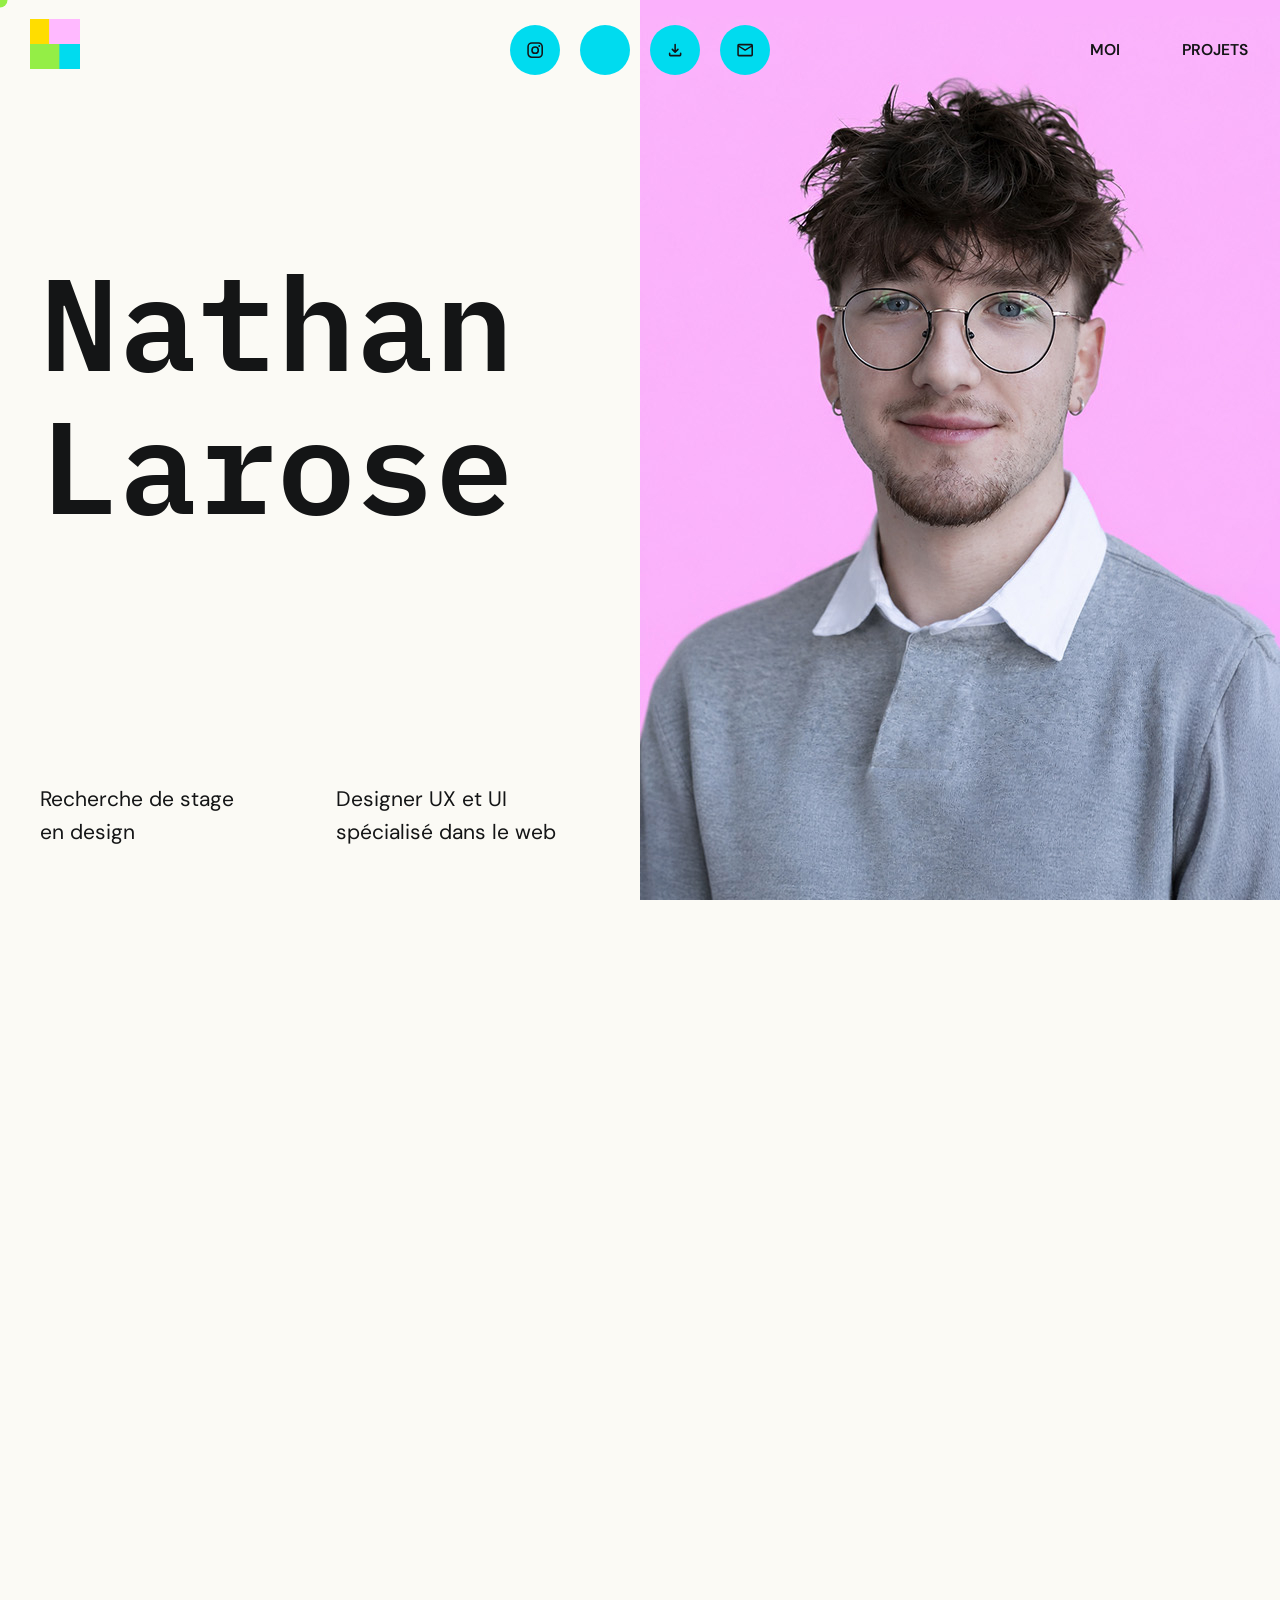
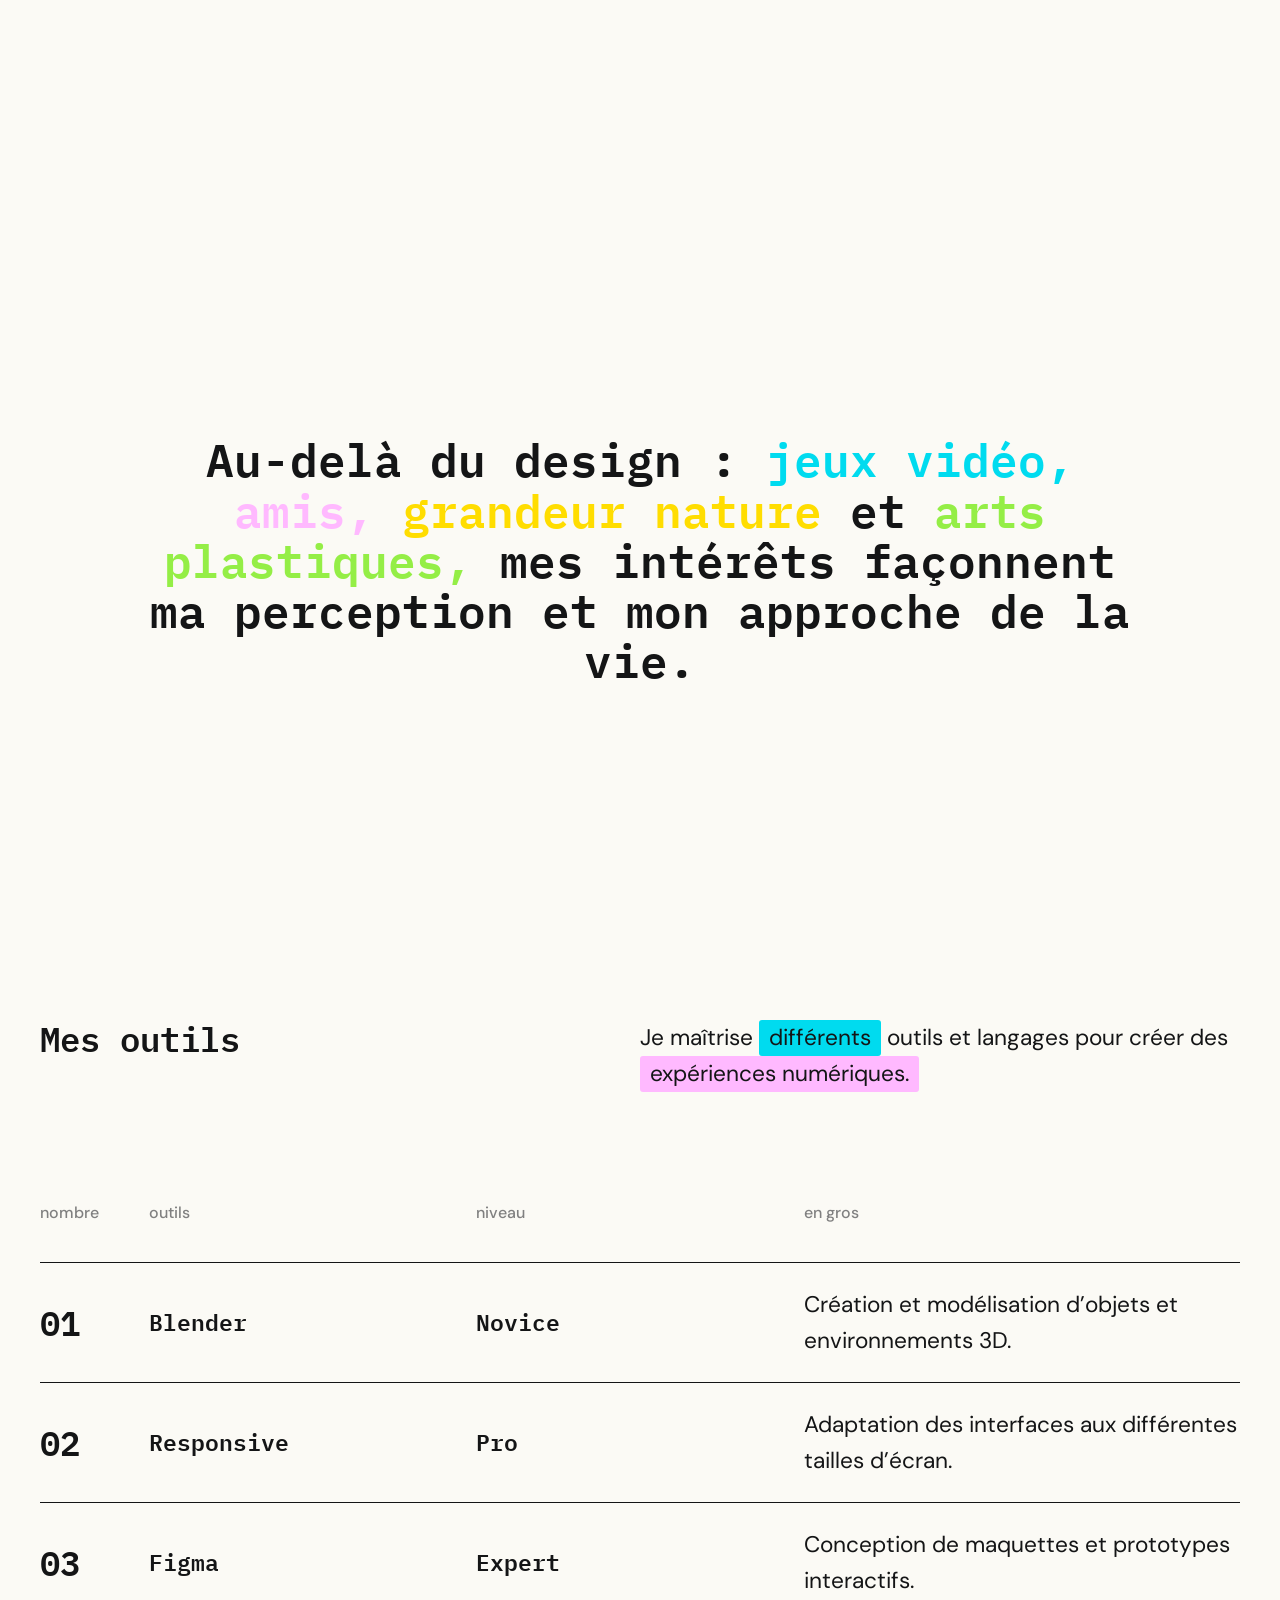
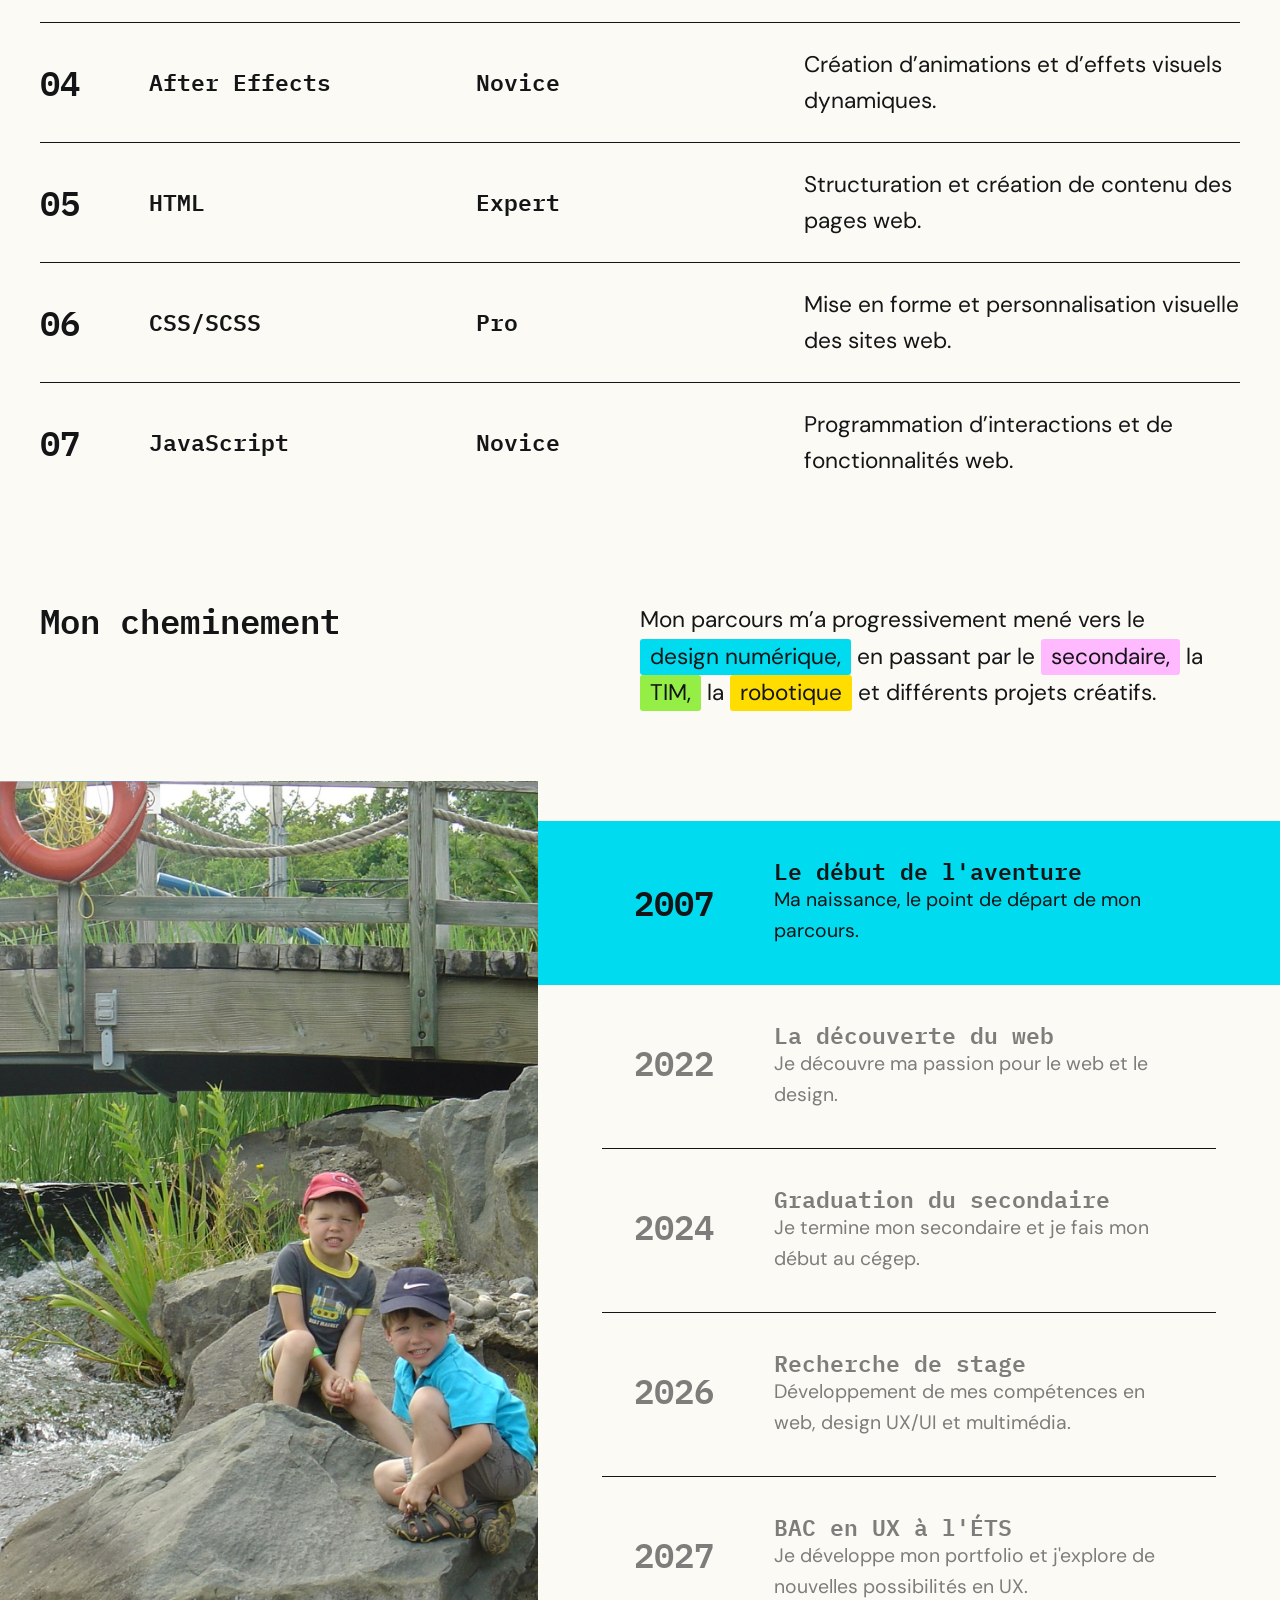
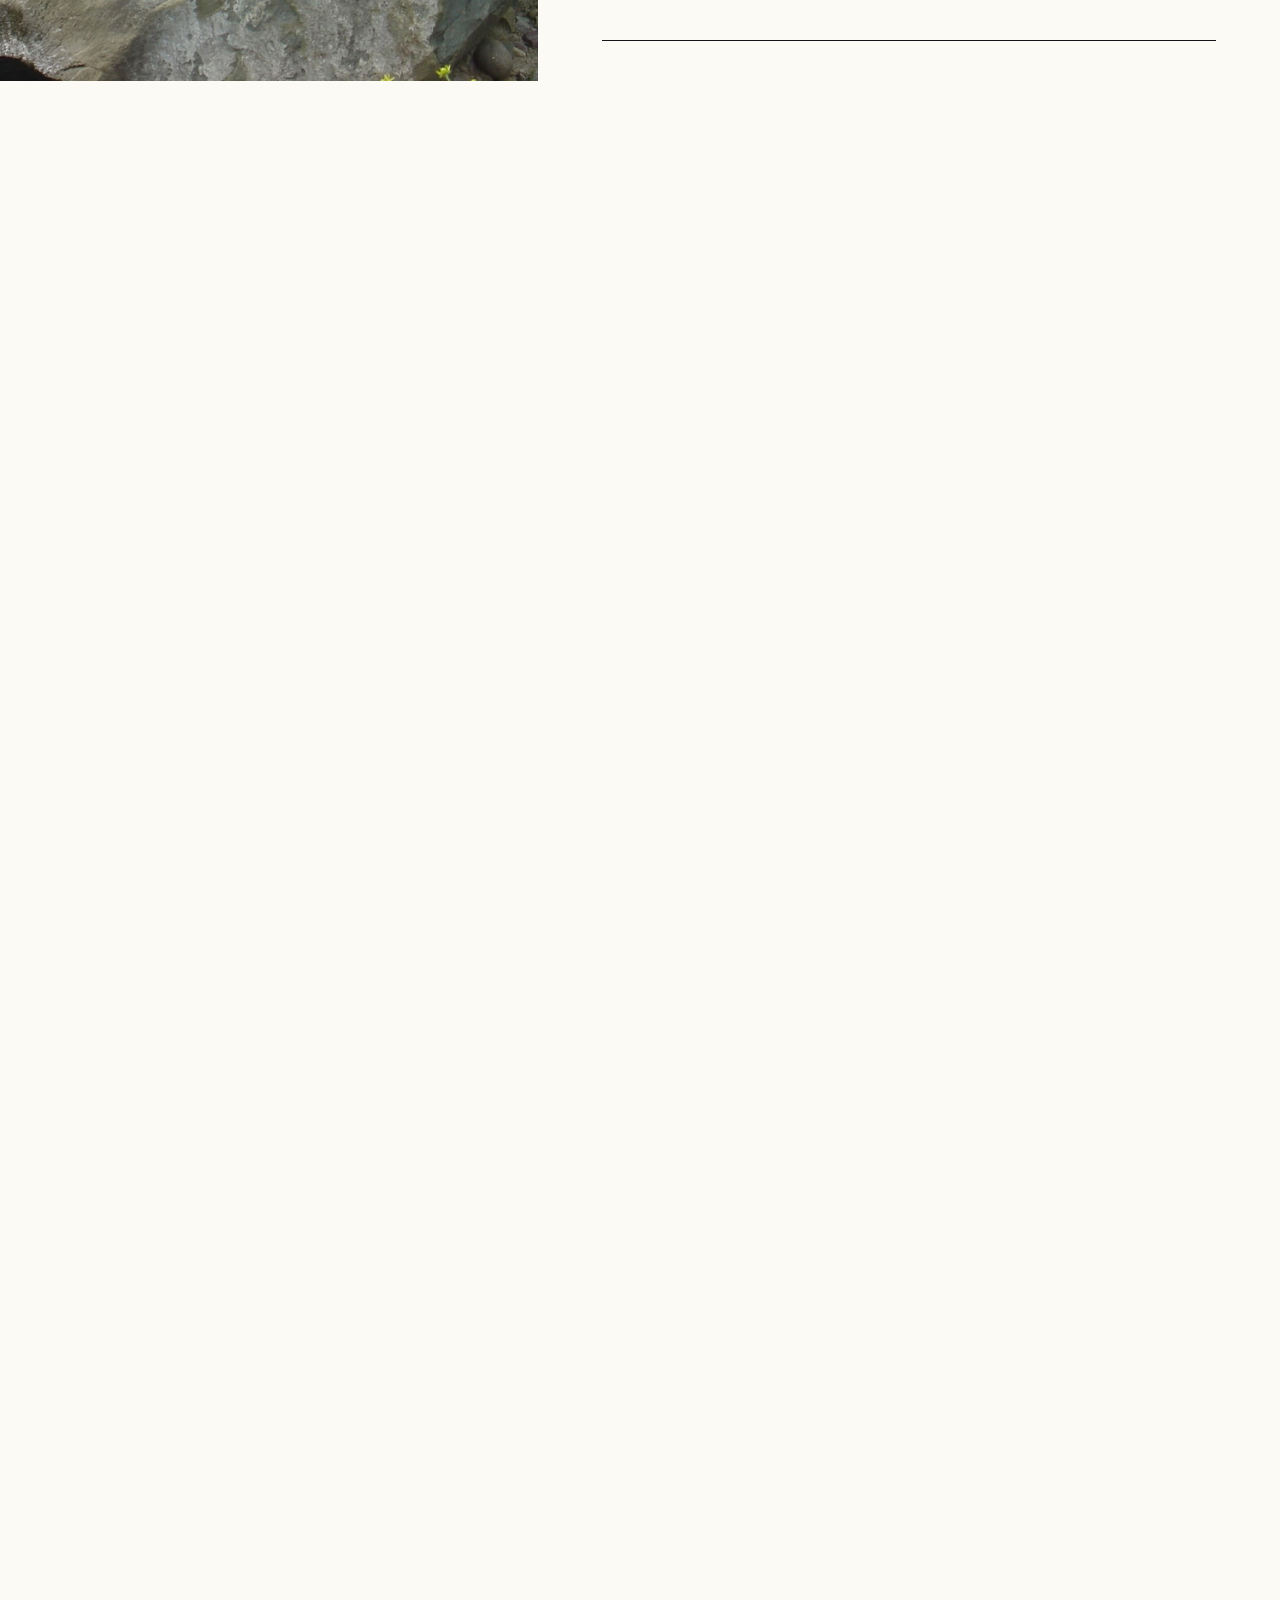
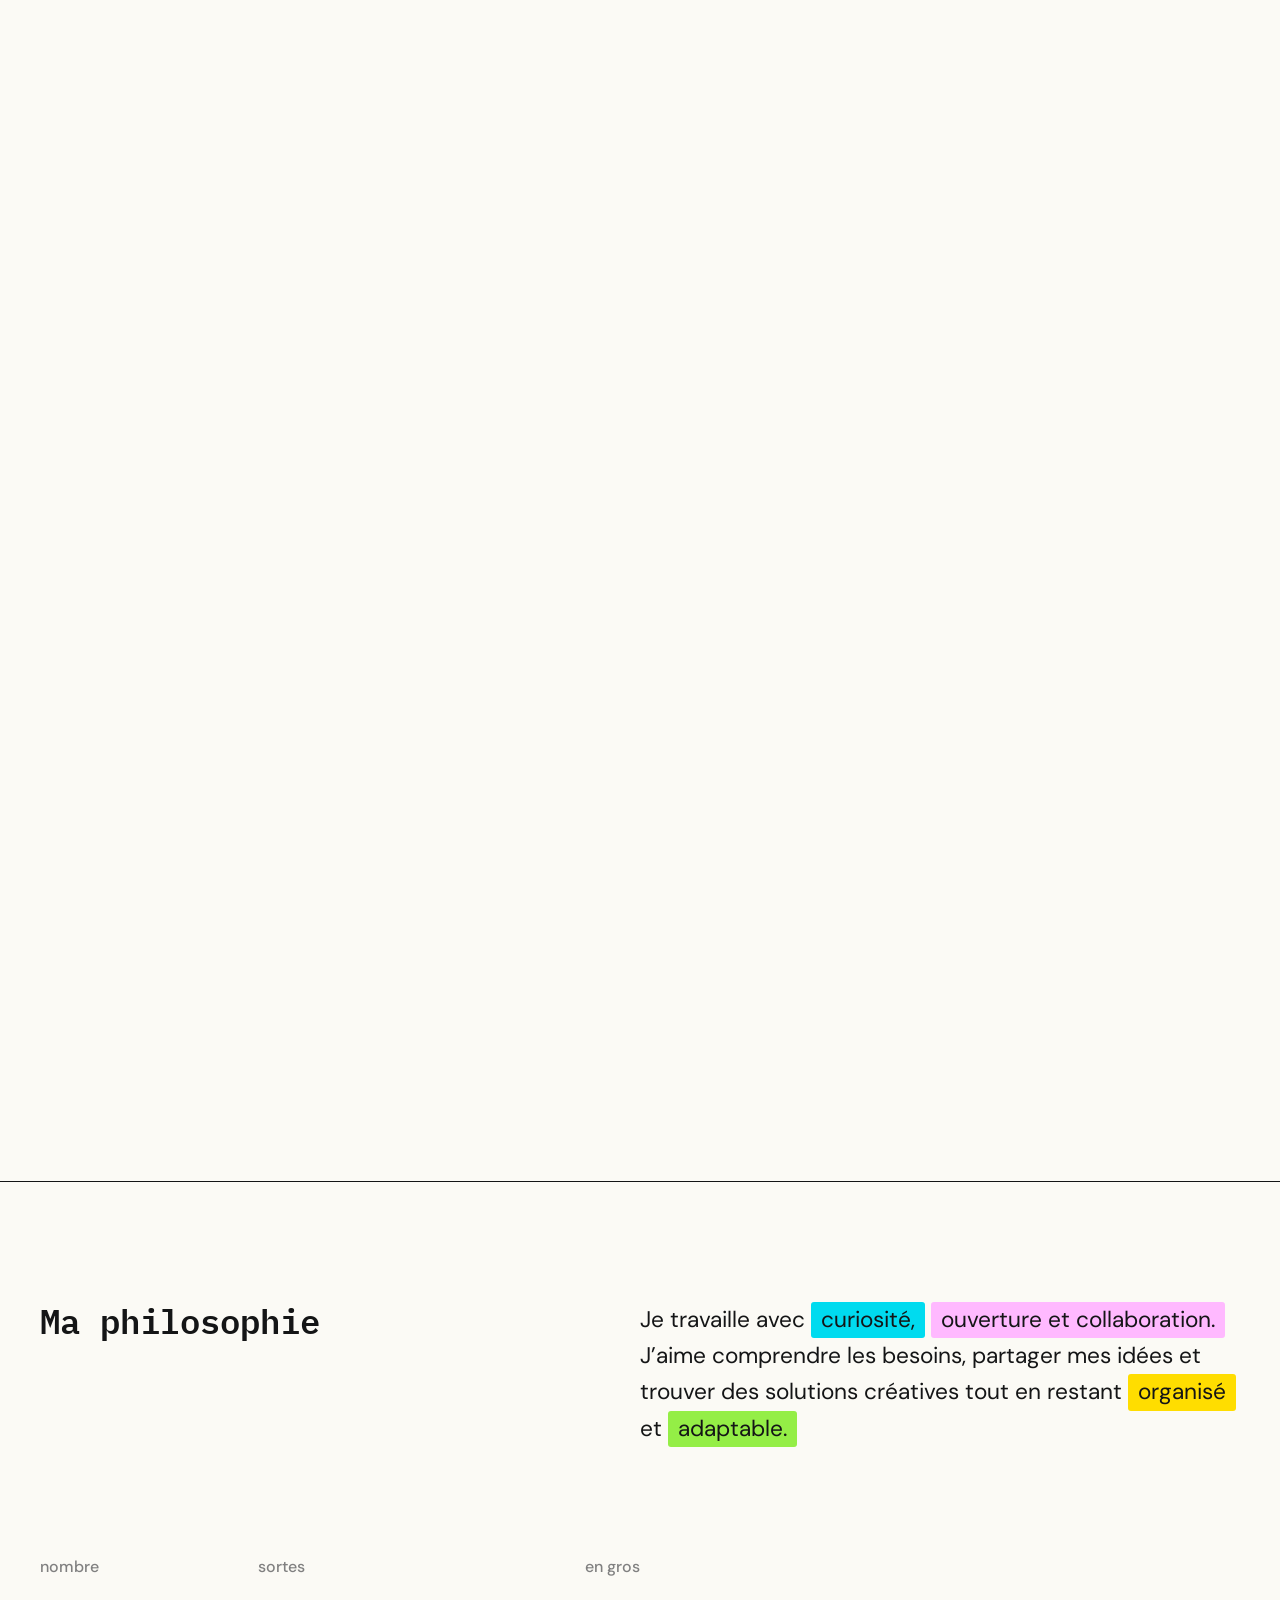
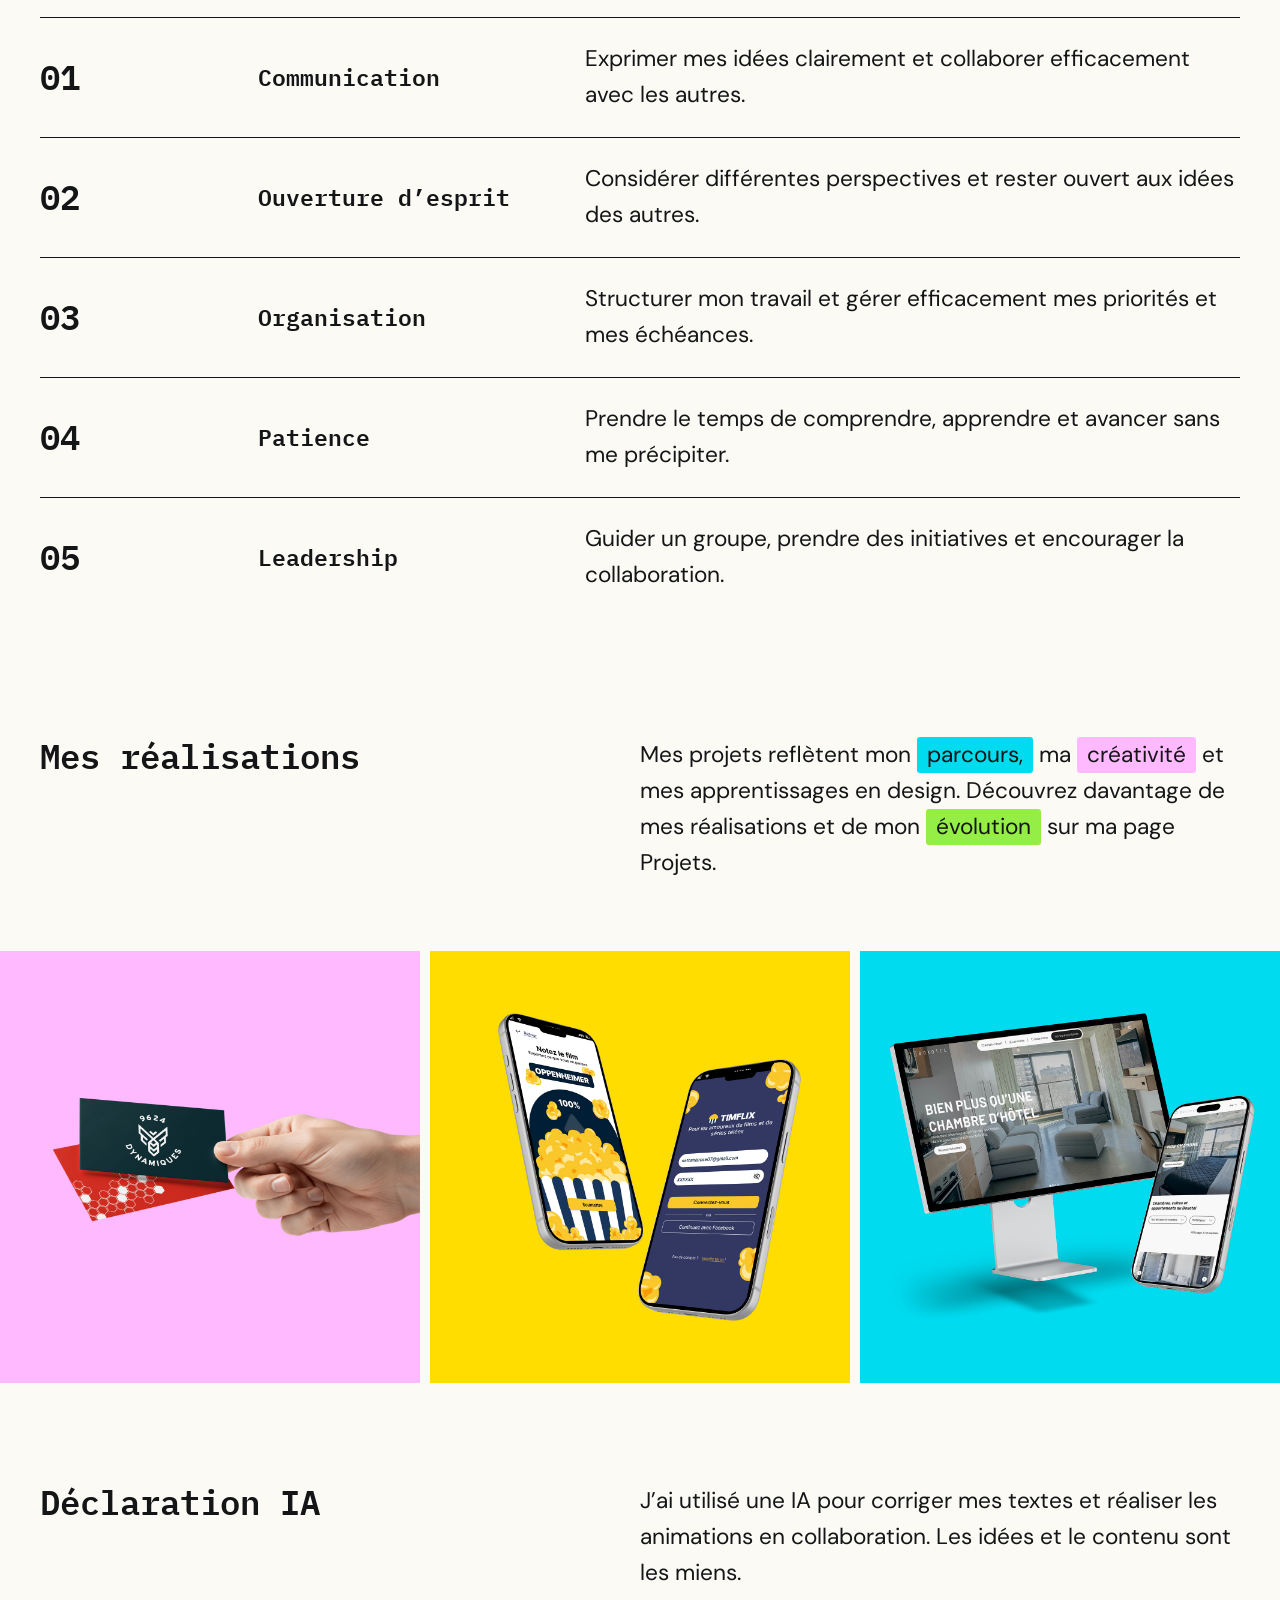
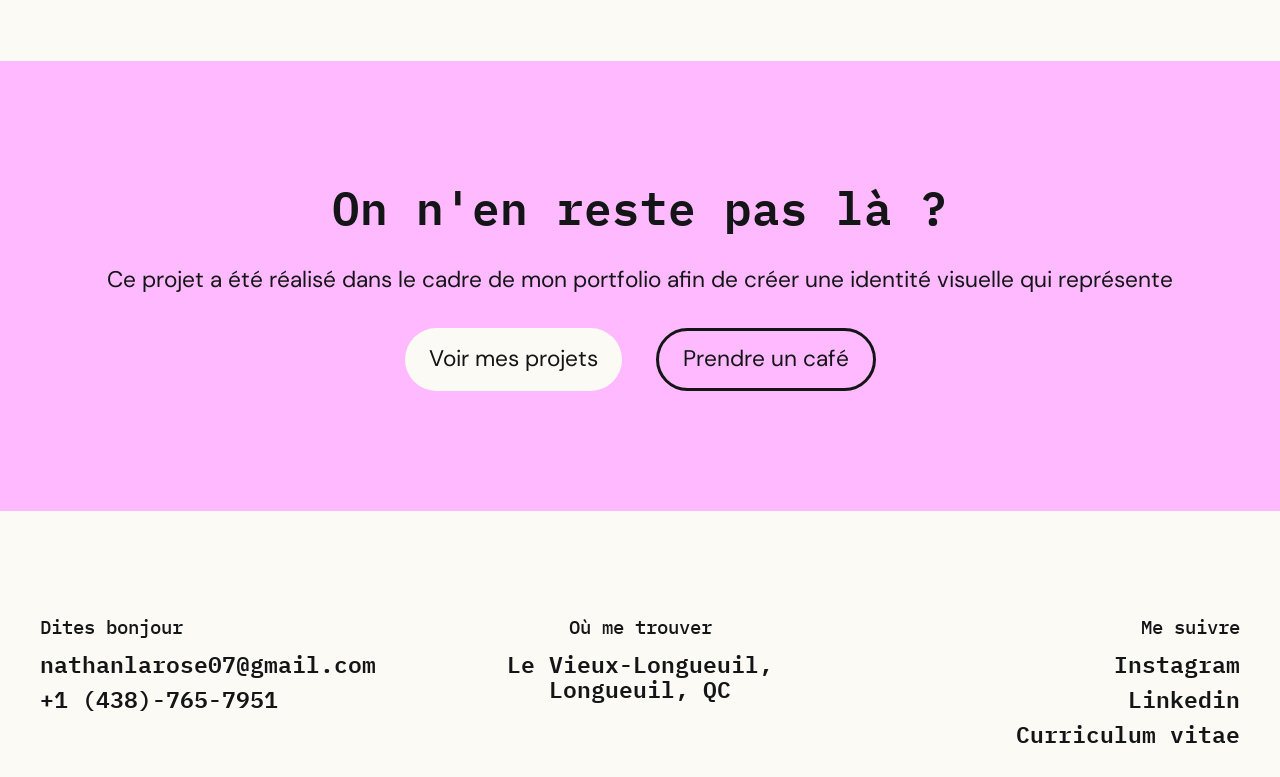
<file: index.html>
<!DOCTYPE html>
<html lang="fr">

<head>
    <meta charset="utf-8" />
    <meta name="viewport" content="width=device-width, initial-scale=1.0" />
    <title>Nathan Larose | Portfolio</title>

    <link rel="stylesheet" href="styles/main.css" />

    <script src="scripts/main.js" defer></script>

    <!-- Favicon link -->
    <link rel="icon" type="image/png" href="assets/images/favicon/favicon-96x96.png" sizes="96x96" />
    <link rel="icon" type="image/svg+xml" href="assets/images/favicon/favicon.svg" />
    <link rel="shortcut icon" href="assets/images/favicon/favicon.ico" />
    <link rel="apple-touch-icon" sizes="180x180" href="assets/images/favicon/apple-touch-icon.png" />
    <link rel="manifest" href="assets/images/favicon/site.webmanifest" />
</head>
<!-- Google tag (gtag.js) -->
<script async src="https://www.googletagmanager.com/gtag/js?id=G-XW690DBLTF"></script>
<script>
    window.dataLayer = window.dataLayer || [];

    function gtag() {
        dataLayer.push(arguments);
    }
    gtag('js', new Date());

    gtag('config', 'G-XW690DBLTF');
</script>

<body data-component="Ball">
    <div class="page-transition" data-component="PageTransition">
        <div class="page-transition__rect"></div>
        <div class="page-transition__rect"></div>
        <div class="page-transition__rect"></div>
        <div class="page-transition__rect"></div>
    </div>

    <div class="cursor">
        <div class="cursor__ball">
            <div class="cursor__ball-text">
                <span class="cursor__ball-text-span"></span>
            </div>
        </div>
    </div>

    <header class="header" data-component="Header" data-threshold="0.1">
        <a href="index.html" class="header__brand">
            <img src="assets/images/logo.svg" alt="">
        </a>

        <nav class="nav__contact" aria-label="Contact">
            <div class="hub">
                <ul class="hub__information">
                    <li>
                        <a href="https://www.instagram.com/nate_pro07/" aria-label="Projets" target="_blank">
                            <svg class="icon icon--md hub--icons">
                                <use xlink:href="#icon-instagram"></use>
                            </svg>
                        </a>
                    </li>
                    <li>
                        <a href="https://www.linkedin.com/in/nathan-larose-013556300/" aria-label="LinkedIn" target="_blank">
                            <svg class="icon icon--md hub--icons">
                                <use xlink:href="#icon-linkedin"></use>
                            </svg>
                        </a>
                    </li>
                    <li>
                        <a href="assets/images/CV_nathan_larose_2026.pdf" download="" aria-label="Télécharger mon CV">
                            <svg class="icon icon--md hub--icons">
                                <use xlink:href="#icon-download"></use>
                            </svg>
                        </a>
                    </li>
                    <li>
                        <a href="mailto:nathanlarose07@gmail.com" aria-label="M'écrire un courriel">
                            <svg class="icon icon--md hub--icons">
                                <use xlink:href="#icon-contact"></use>
                            </svg>
                        </a>
                    </li>
                </ul>
            </div>
        </nav>

        <nav class="nav-primary" aria-label="Navigation principale">
            <ul class="nav__menu">
                <li>
                    <a href="index.html" class="nav__item">Moi</a>
                </li>
                <li>
                    <a href="projets.html" class="nav__item">Projets</a>
                </li>
            </ul>
        </nav>

        <button class="header__toggle js-toggle" aria-label="Menu">
            <span></span>
            <span></span>
            <span></span>
        </button>
    </header>



    <div data-component="Scroller">
        <div class="hero js-horiz">
            <div class="hero__content js-panel">
                <div class="wrapper">
                    <span></span>
                    <h1 class="h1-big">Nathan Larose</h1>

                    <div class="hero__information">
                        <p>Recherche de stage en design</p>
                        <p>Designer UX et UI spécialisé dans le web</p>
                    </div>
                </div>
            </div>

            <div class="hero__media js-panel">
                <picture>
                    <source media="(max-width: 768px)" srcset="assets/images/hero__nathan-mobile.jpg" />
                    <img src="assets/images/hero__nathan-desktop.jpg" alt="Portrait de Nathan Larose" />
                </picture>
            </div>
        </div>
    </div>

    <div class="hover-image larger" data-hover="jeux_video"><img src="assets/images/jeux_video.jpg" /></div>
    <div class="hover-image" data-hover="arts_plastiques"><img src="assets/images/arts_plastique.jpg" /></div>
    <div class="hover-image" data-hover="amies"><img src="assets/images/amies.jpg" /></div>
    <div class="hover-image" data-hover="grandeur_nature"><img src="assets/images/grandeur_nature.jpg" /></div>

    <section class="passions" data-component="HoverImage">
        <div class="wrapper">
            <div class="intro-text">
                <h2 class="hero-text">
                    <span class="normal-text">Au-delà du design :</span>
                    <span class="hover-text hover--bleu" data-hover="jeux_video">jeux vidéo,</span>
                    <span class="hover-text hover--rose" data-hover="amies">amis,</span>
                    <span class="hover-text hover--jaune" data-hover="grandeur_nature">grandeur nature</span>
                    <span class="normal-text">et</span>
                    <span class="hover-text hover--vert" data-hover="arts_plastiques">arts plastiques,</span>
                    <span class="normal-text">mes intérêts façonnent ma perception et mon approche de la vie.</span>
                </h2>
            </div>
        </div>
    </section>

    <section class="outils">
        <div class="wrapper">
            <div class="titre" data-component="HighlightText">
                <h3>Mes outils</h3>
                <p>
                    Je maîtrise
                    <span class="highlight highlight--bleu">
                        <span class="highlight-bg"></span>
                        différents
                    </span>
                    outils et langages pour créer des
                    <span class="highlight highlight--rose">
                        <span class="highlight-bg"></span>
                        expériences numériques.
                    </span>
                </p>
            </div>
        </div>
        <div class="">
            <div class="wrapper">
                <div class="outil listes labels">
                    <p>nombre</p>
                    <p>outils</p>
                    <p>niveau</p>
                    <p>en gros</p>
                </div>
            </div>
        </div>
        <div class="full__outil bleu">
            <div class="wrapper">
                <div class="outil listes">
                    <h3>01</h3>
                    <h4>Blender</h4>
                    <h4>Novice</h4>
                    <p>Création et modélisation d’objets et environnements 3D.</p>
                </div>
            </div>
        </div>
        <div class="full__outil pink">
            <div class="wrapper">
                <div class="outil listes">
                    <h3>02</h3>
                    <h4>Responsive</h4>
                    <h4>Pro</h4>
                    <p>Adaptation des interfaces aux différentes tailles d’écran.</p>
                </div>
            </div>
        </div>
        <div class="full__outil vert">
            <div class="wrapper">
                <div class="outil listes">
                    <h3>03</h3>
                    <h4>Figma</h4>
                    <h4>Expert</h4>
                    <p>Conception de maquettes et prototypes interactifs.</p>
                </div>
            </div>
        </div>
        <div class="full__outil bleu">
            <div class="wrapper">
                <div class="outil listes">
                    <h3>04</h3>
                    <h4>After Effects</h4>
                    <h4>Novice</h4>
                    <p>Création d’animations et d’effets visuels dynamiques.</p>
                </div>
            </div>
        </div>
        <div class="full__outil jaune">
            <div class="wrapper">
                <div class="outil listes">
                    <h3>05</h3>
                    <h4>HTML</h4>
                    <h4>Expert</h4>
                    <p>Structuration et création de contenu des pages web.</p>
                </div>
            </div>
        </div>
        <div class="full__outil pink">
            <div class="wrapper">
                <div class="outil listes">
                    <h3>06</h3>
                    <h4>CSS/SCSS</h4>
                    <h4>Pro</h4>
                    <p>Mise en forme et personnalisation visuelle des sites web.</p>
                </div>
            </div>
        </div>
        <div class="full__outil vert">
            <div class="wrapper">
                <div class="outil listes">
                    <h3>07</h3>
                    <h4>JavaScript</h4>
                    <h4>Novice</h4>
                    <p>Programmation d’interactions et de fonctionnalités web.</p>
                </div>
            </div>
        </div>
    </section>

    <section class="cheminement" data-component="Timeline">
        <div class="wrapper">
            <div class="titre" data-component="HighlightText">
                <h3>Mon cheminement</h3>
                <p>
                    Mon parcours m’a progressivement mené vers le
                    <span class="highlight highlight--bleu">
                        <span class="highlight-bg"></span>
                        design numérique,
                    </span>
                    en passant par le
                    <span class="highlight highlight--rose">
                        <span class="highlight-bg"></span>
                        secondaire,
                    </span>
                    la
                    <span class="highlight highlight--vert">
                        <span class="highlight-bg"></span>
                        TIM,
                    </span>
                    la
                    <span class="highlight highlight--jaune">
                        <span class="highlight-bg"></span>
                        robotique
                    </span>
                    et différents projets créatifs.
                </p>
            </div>
        </div>
        <div class="scroller">
            <div class="stage">
                <div class="photo">
                    <img id="photoImg" src="https://images.unsplash.com/photo-1523240795612-9a054b0db644?q=80&w=1200&auto=format&fit=crop" alt="Photo associée à l'étape active" />
                </div>

                <div class="rail">
                    <div class="progress">
                        <div class="progress-fill" id="progressFill"></div>
                    </div>

                    <div class="point">
                        <img class="point-img" src="assets/images/enfance.jpg" alt="Nathan enfant" hidden />
                        <h3 class="year">2007</h3>
                        <div>
                            <h4>Le début de l'aventure</h4>
                            <p>Ma naissance, le point de départ de mon parcours.</p>
                        </div>
                    </div>

                    <div class="point">
                        <img class="point-img" src="assets/images/decouverte.jpg" alt="Nathan avec un trophée de web" hidden />
                        <h3 class="year">2022</h3>
                        <div>
                            <h4>La découverte du web</h4>
                            <p>Je découvre ma passion pour le web et le design.</p>
                        </div>
                    </div>

                    <div class="point">
                        <img class="point-img" src="assets/images/graduation.jpg" alt="Nathan à sa graduation" hidden />
                        <h3 class="year">2024</h3>
                        <div>
                            <h4>Graduation du secondaire</h4>
                            <p>Je termine mon secondaire et je fais mon début au cégep.</p>
                        </div>
                    </div>

                    <div class="point">
                        <img class="point-img" src="assets/images/stage.JPEG" alt="Recherche de stage" hidden />
                        <h3 class="year">2026</h3>
                        <div>
                            <h4>Recherche de stage</h4>
                            <p>Développement de mes compétences en web, design UX/UI et multimédia.</p>
                        </div>
                    </div>

                    <div class="point">
                        <img class="point-img" src="assets/images/université.jpg" alt="Campus de l'ETS" hidden />
                        <h3 class="year">2027</h3>
                        <div>
                            <h4>BAC en UX à l'ÉTS</h4>
                            <p>Je développe mon portfolio et j'explore de nouvelles possibilités en UX.</p>
                        </div>
                    </div>
                </div>
            </div>
        </div>
    </section>

    <section class="philosophie listes">
        <div class="wrapper">
            <div class="titre" data-component="HighlightText">
                <h3>Ma philosophie</h3>
                <p>
                    Je travaille avec
                    <span class="highlight highlight--bleu">
                        <span class="highlight-bg"></span>
                        curiosité,
                    </span>

                    <span class="highlight highlight--rose">
                        <span class="highlight-bg"></span>
                        ouverture et collaboration.
                    </span>
                    J’aime comprendre les besoins, partager mes idées et trouver des solutions créatives tout en restant
                    <span class="highlight highlight--jaune">
                        <span class="highlight-bg"></span>
                        organisé
                    </span>
                    et
                    <span class="highlight highlight--vert">
                        <span class="highlight-bg"></span>
                        adaptable.
                    </span>
                </p>
            </div>
        </div>

        <div class="wrapper">
            <div class="soft listes labels">
                <p>nombre</p>
                <p>sortes</p>
                <p>en gros</p>
            </div>
        </div>
        <div class="full__soft bleu">
            <div class="wrapper">
                <div class="soft listes">
                    <h3>01</h3>
                    <h4>Communication</h4>
                    <p>Exprimer mes idées clairement et collaborer efficacement avec les autres.</p>
                </div>
            </div>
        </div>
        <div class="full__soft pink">
            <div class="wrapper">
                <div class="soft listes">
                    <h3>02</h3>
                    <h4>Ouverture d’esprit</h4>
                    <p>Considérer différentes perspectives et rester ouvert aux idées des autres.</p>
                </div>
            </div>
        </div>
        <div class="full__soft vert">
            <div class="wrapper">
                <div class="soft listes">
                    <h3>03</h3>
                    <h4>Organisation</h4>
                    <p>Structurer mon travail et gérer efficacement mes priorités et mes échéances.</p>
                </div>
            </div>
        </div>
        <div class="full__soft bleu">
            <div class="wrapper">
                <div class="soft listes">
                    <h3>04</h3>
                    <h4>Patience</h4>
                    <p>Prendre le temps de comprendre, apprendre et avancer sans me précipiter.</p>
                </div>
            </div>
        </div>
        <div class="full__soft jaune">
            <div class="wrapper">
                <div class="soft listes">
                    <h3>05</h3>
                    <h4>Leadership</h4>
                    <p>Guider un groupe, prendre des initiatives et encourager la collaboration.</p>
                </div>
            </div>
        </div>
    </section>

    <section class="realisation">
        <div class="wrapper">
            <div class="titre" data-component="HighlightText">
                <h3>Mes réalisations</h3>
                <p>
                    Mes projets reflètent mon
                    <span class="highlight highlight--bleu">
                        <span class="highlight-bg"></span>
                        parcours,
                    </span>
                    ma
                    <span class="highlight highlight--rose">
                        <span class="highlight-bg"></span>
                        créativité
                    </span>
                    et mes apprentissages en design. Découvrez davantage de mes réalisations et de mon
                    <span class="highlight highlight--vert">
                        <span class="highlight-bg"></span>
                        évolution
                    </span>
                    sur ma page Projets.
                </p>
            </div>
        </div>

        <div class="cards">
            <a href="projet-dynamiques.html" class="card" data-interactive data-cursor-text="Voir plus">
                <div class="card__media">
                    <img src="assets/images/preview-dynamiques.jpg" alt="Mockup des dynamiques, carte d'affaire" />
                </div>

                <div class="card__content pink">
                    <h3>2024</h3>
                    <p>Développement de l’image de marque des Dynamiques 9624</p>
                </div>
            </a>

            <a href="projet-timflix.html" class="card" data-interactive data-cursor-text="Voir plus">
                <div class="card__media">
                    <img src="assets/images/preview-timflix.jpg" alt="Mockup de timflix, 2 téléphones" />
                </div>

                <div class="card__content jaune">
                    <h3>2024</h3>
                    <p>Design UI/UX d'une application de cinéma</p>
                </div>
            </a>

            <a href="projet-boxotel.html" class="card" data-interactive data-cursor-text="Voir plus">
                <div class="card__media">
                    <img src="assets/images/preview-boxotel.jpg" alt="Mockup de Boxotel, 1 écran et 1 téléphone" />
                </div>

                <div class="card__content bleu">
                    <h3>2026</h3>
                    <p>Refonte UX, UI et intégration du site de l’hôtel Boxotel</p>
                </div>
            </a>
        </div>
    </section>

    <section class="AI">
        <div class="wrapper">
            <div class="titre" data-component="HighlightText">
                <h3>Déclaration IA</h3>
                <p>J’ai utilisé une IA pour corriger mes textes et réaliser les animations en collaboration. Les idées et le contenu sont les miens.</p>
            </div>
        </div>
    </section>

    <section class="cta">
        <div class="wrapper">
            <h2>On n'en reste pas là ?</h2>
            <p>Ce projet a été réalisé dans le cadre de mon portfolio afin de créer une identité visuelle qui représente</p>

            <div class="buttons">
                <a class="button secondary" href="projets.html" data-interactive data-cursor-text="Voir plus">Voir mes projets</a>
                <a class="button primary" href="projets.html" data-interactive data-cursor-text="Voir plus">Prendre un café</a>
            </div>
        </div>
    </section>

    <footer class="footer">
        <div class="wrapper grids">
            <div class="grid footer__contact">
                <p>Dites bonjour</p>
                <a class="h4" href="mailto:nathanlarose07@gmail.com" data-interactive data-cursor-text="Écrire">
                    nathanlarose07@gmail.com
                </a>
                <a class="h4" href="tel:+14387657951" data-interactive data-cursor-text="Appeler">
                    +1 (438)-765-7951
                </a>
            </div>

            <div class="grid footer__localisation">
                <p>Où me trouver</p>
                <a class="h4" href="https://www.google.com/maps/search/?api=1&query=Vieux-Longueuil,+Longueuil,+QC" target="_blank" rel="noopener noreferrer" data-interactive data-cursor-text="Me trouver">
                    Le Vieux-Longueuil, <br> Longueuil, QC
                </a>
            </div>

            <div class="grid footer__media">
                <p>Me suivre</p>
                <a class="h4" href="https://www.instagram.com/nate_pro07/" data-interactive target="_blank" data-cursor-text="Voir plus">
                    Instagram
                </a>
                <a class="h4" href="https://www.linkedin.com/in/nathan-larose-013556300/" data-interactive target="_blank" data-cursor-text="Voir plus">
                    Linkedin
                </a>
                <a class="h4" href="assets/images/CV_nathan_larose_2026.pdf" download="" data-interactive data-cursor-text="Voir plus">
                    Curriculum vitae
                </a>
            </div>
        </div>
    </footer>
</file>
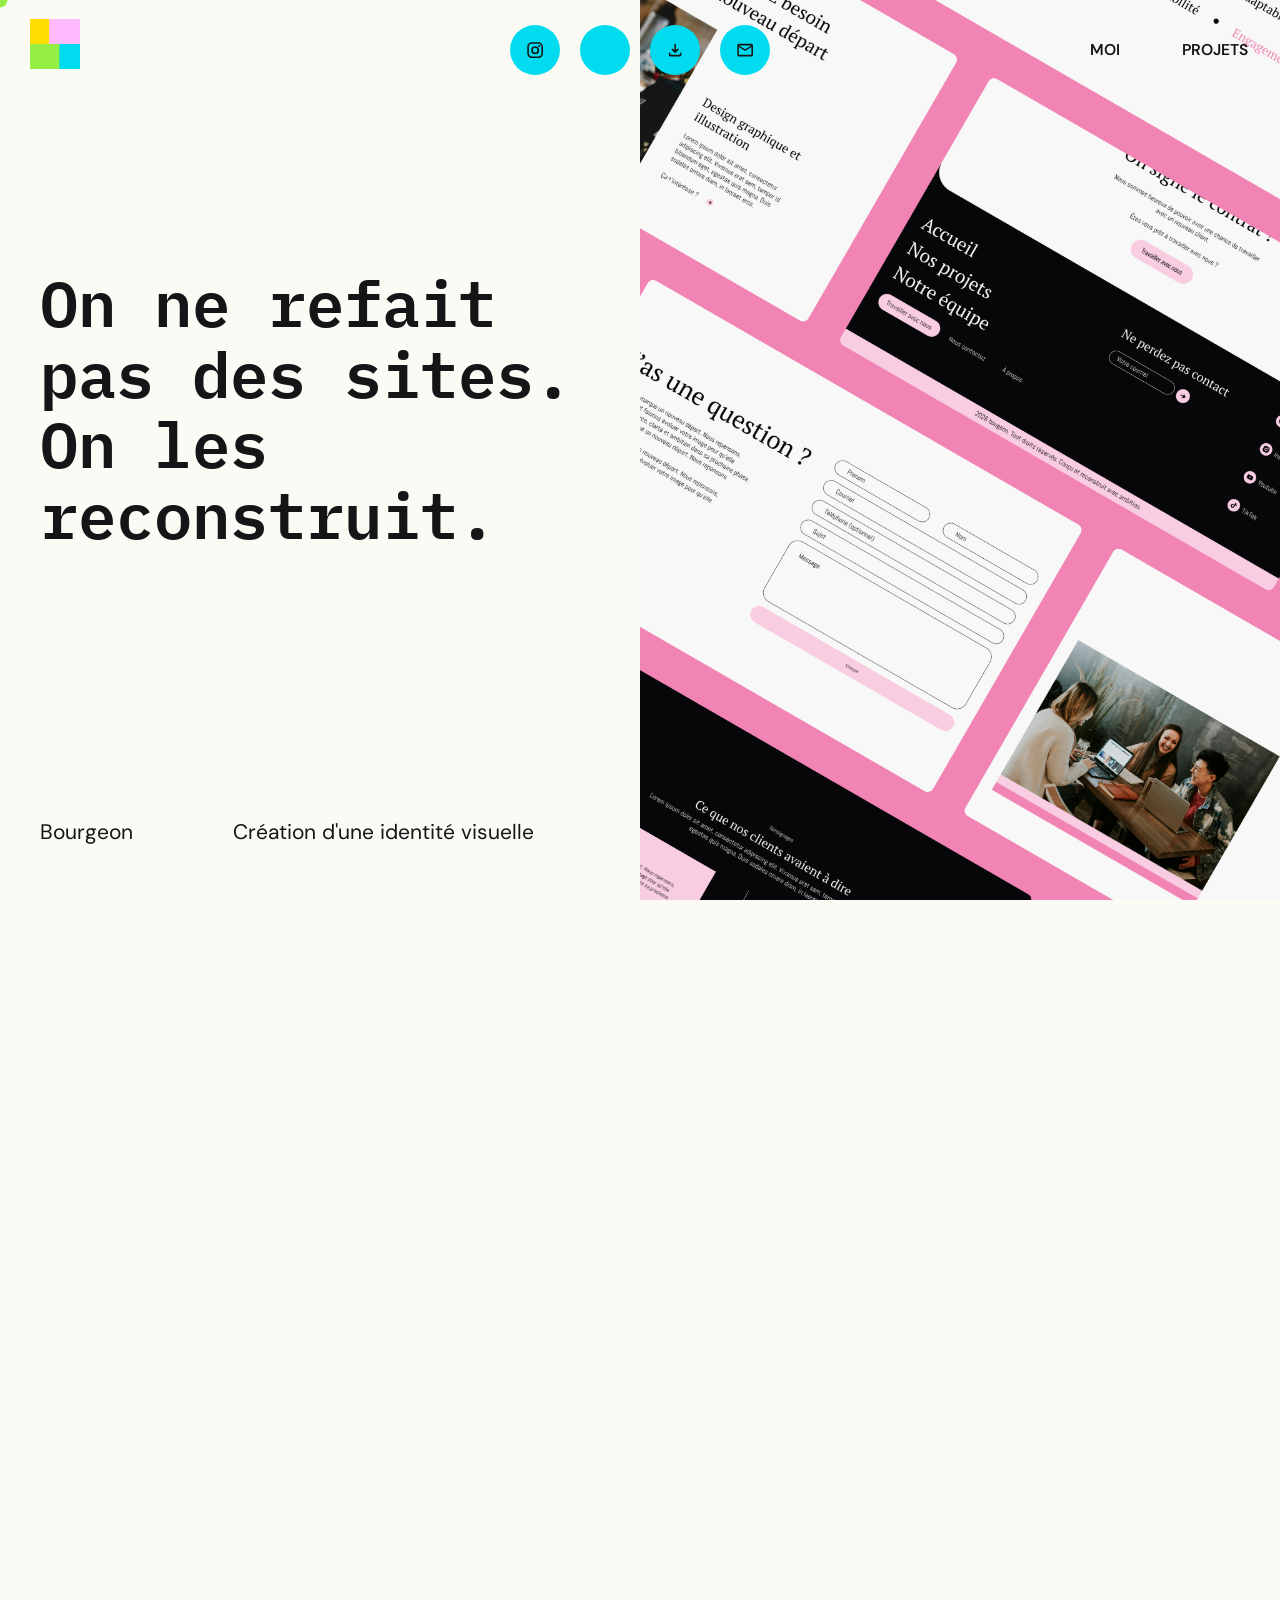
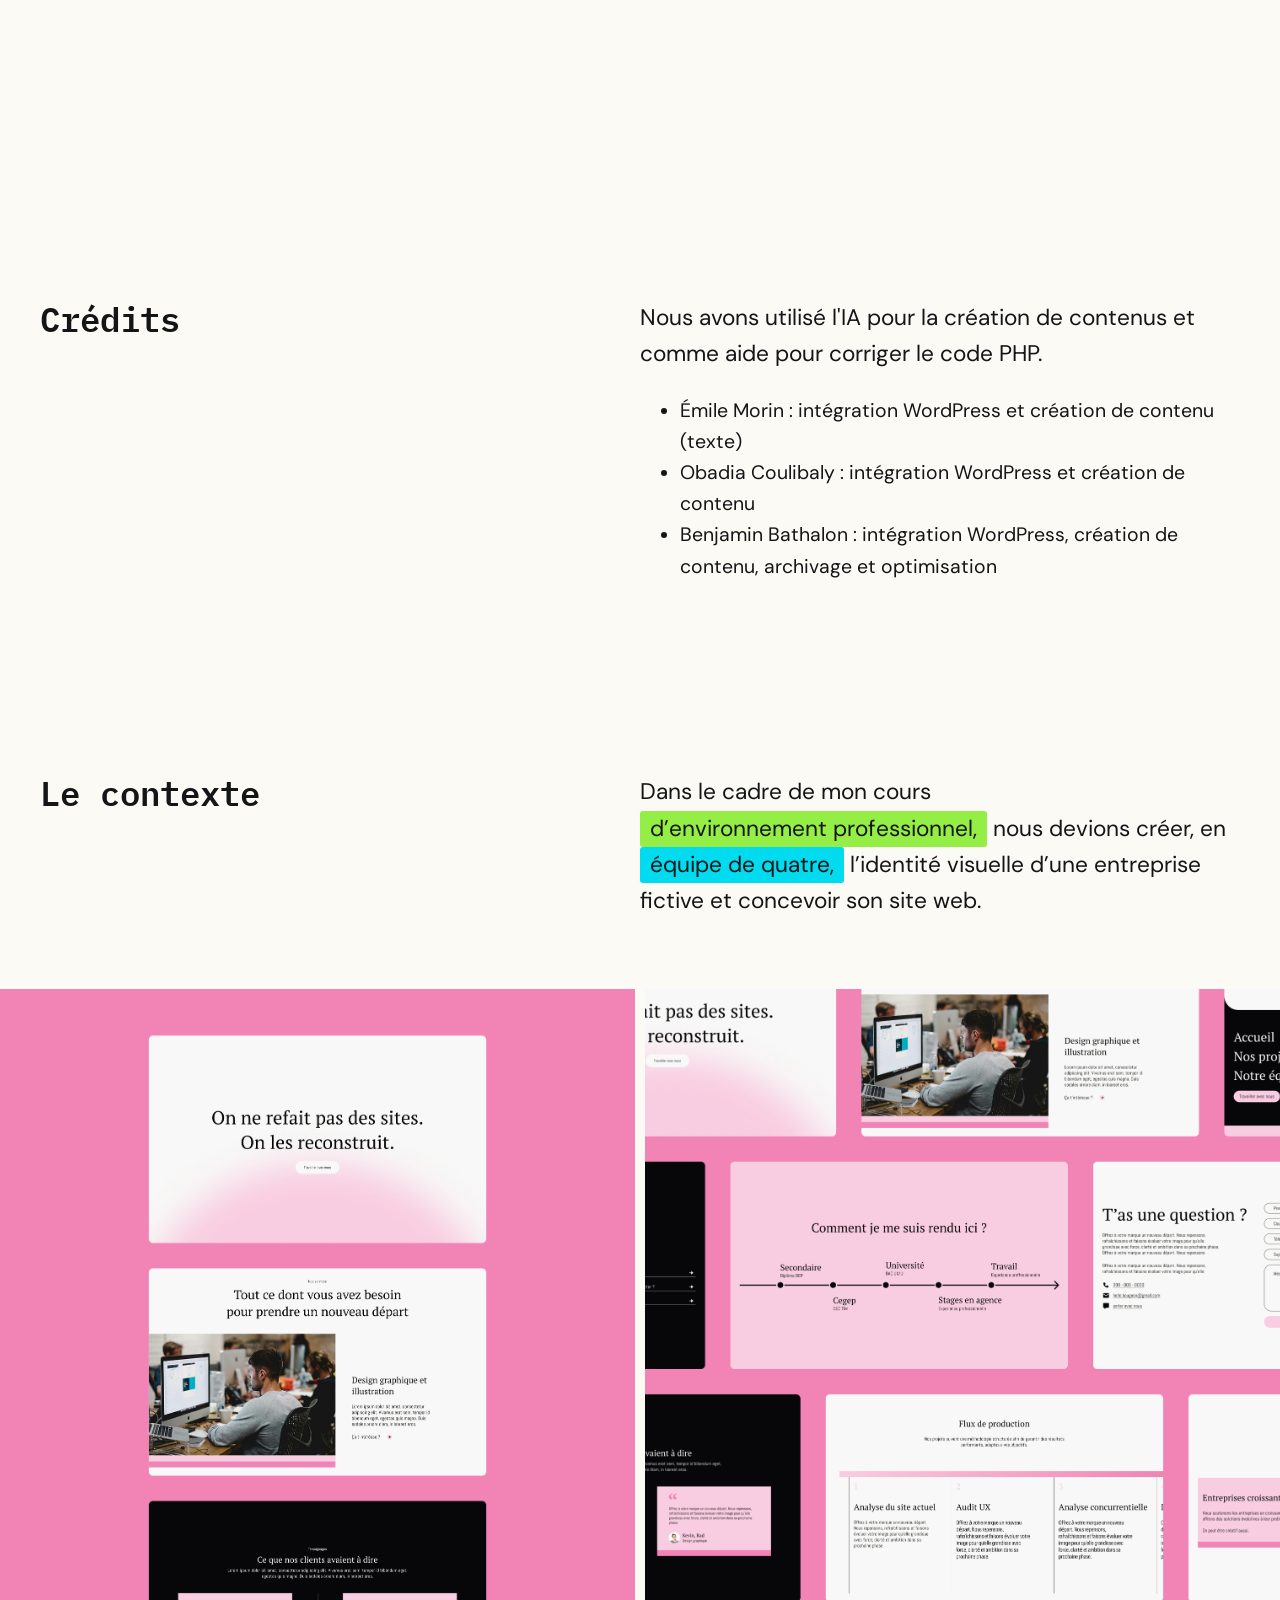
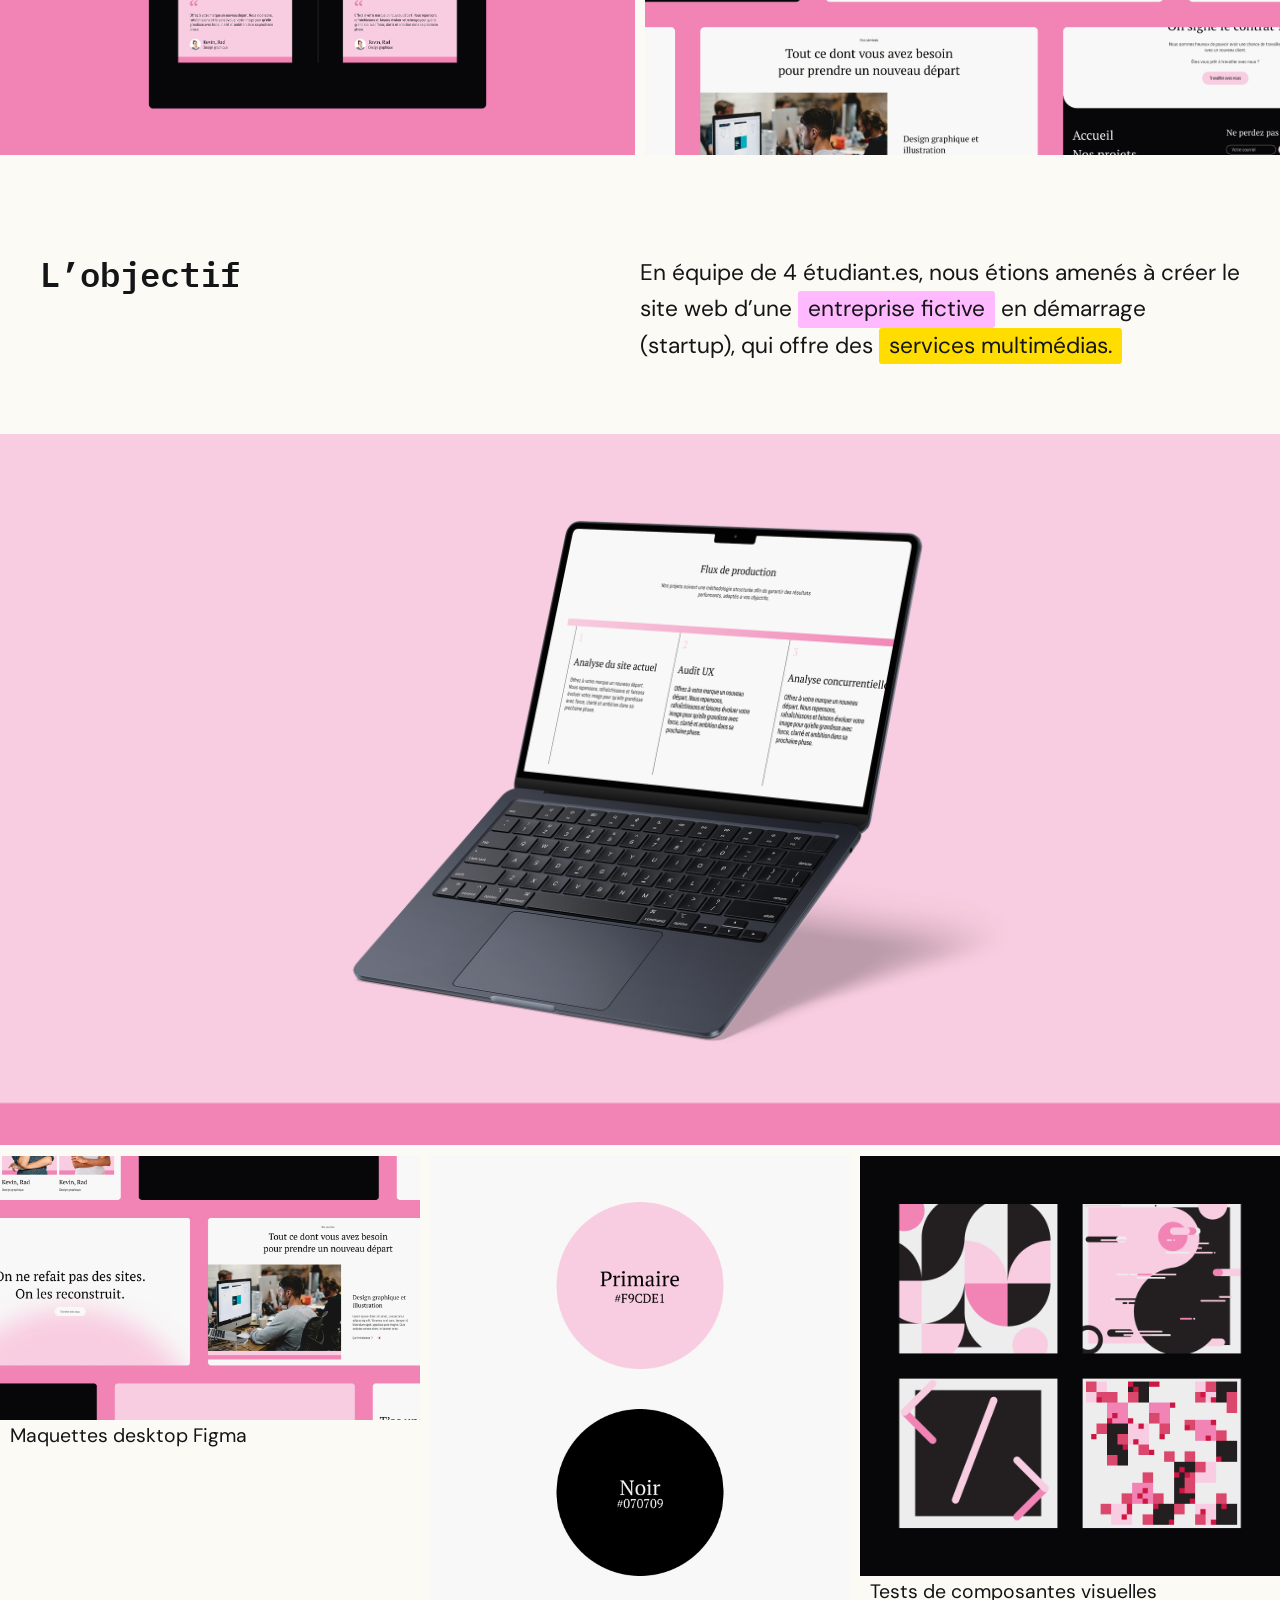
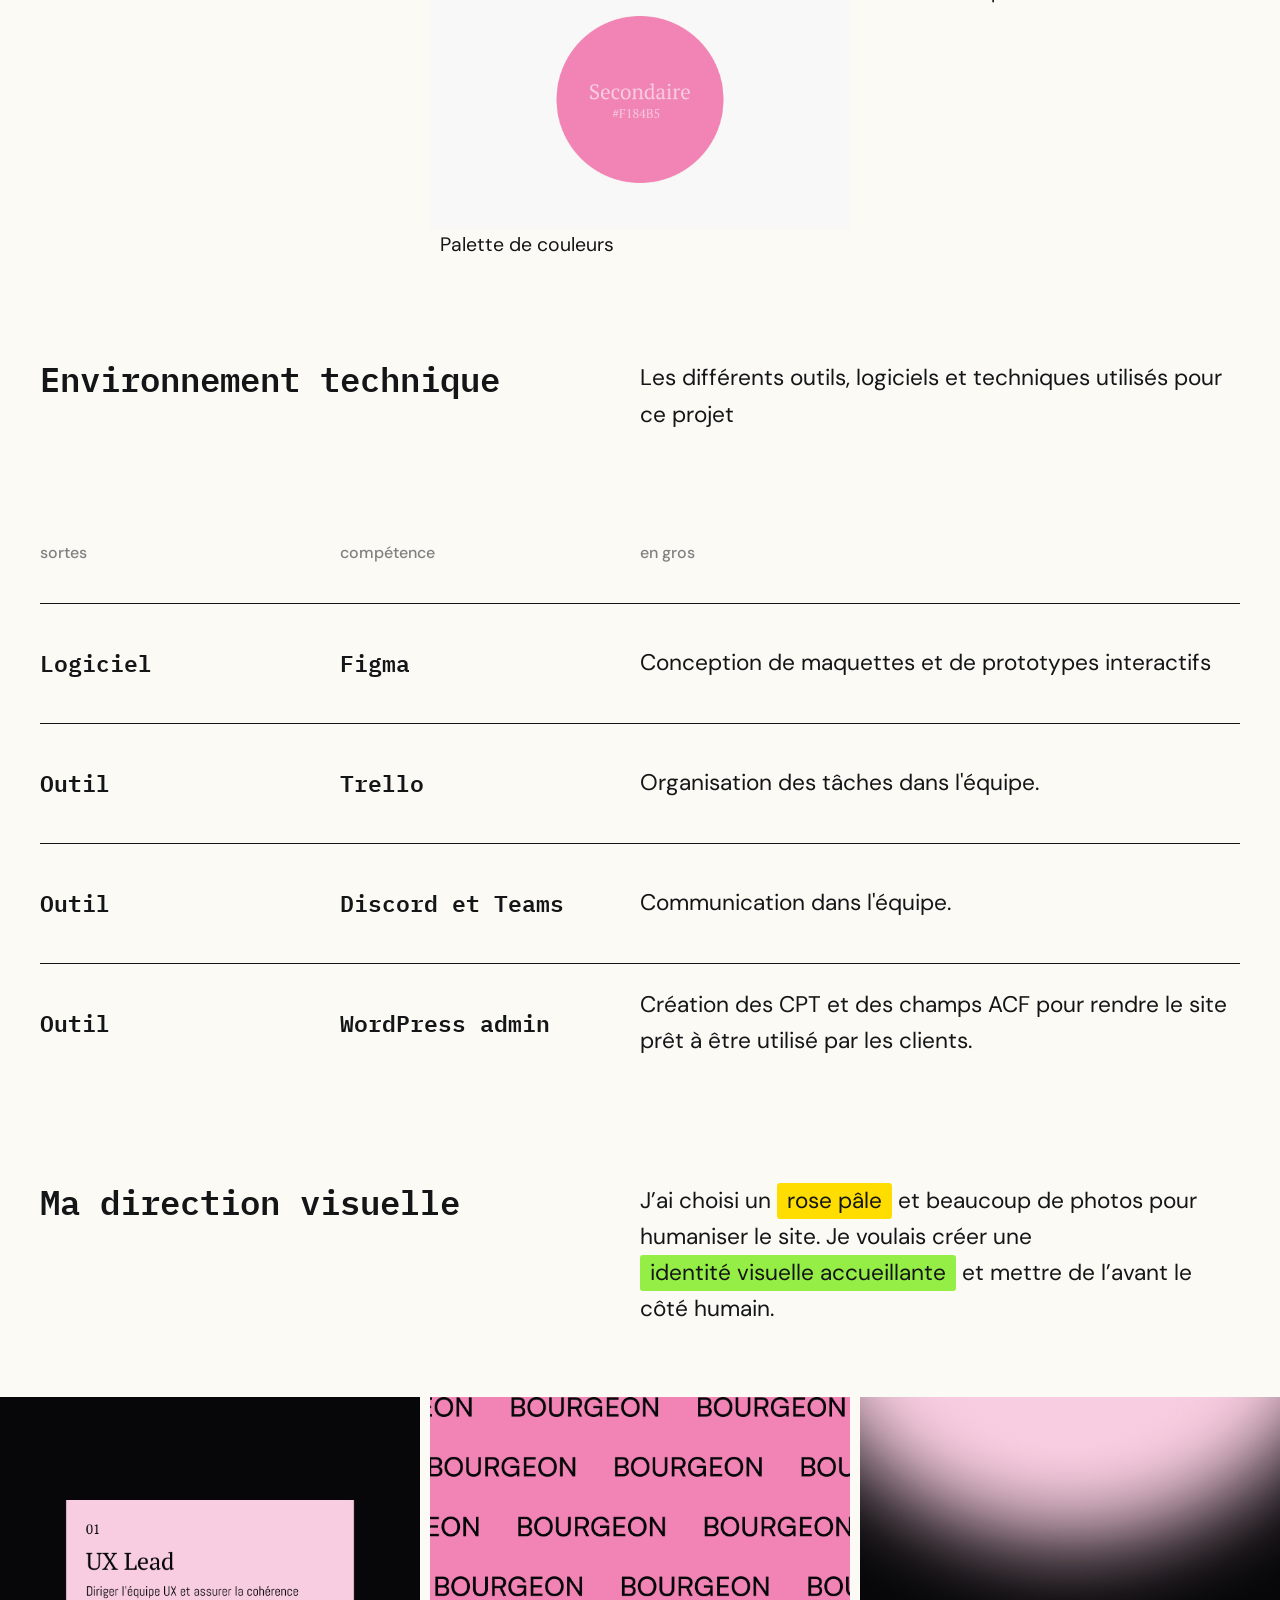
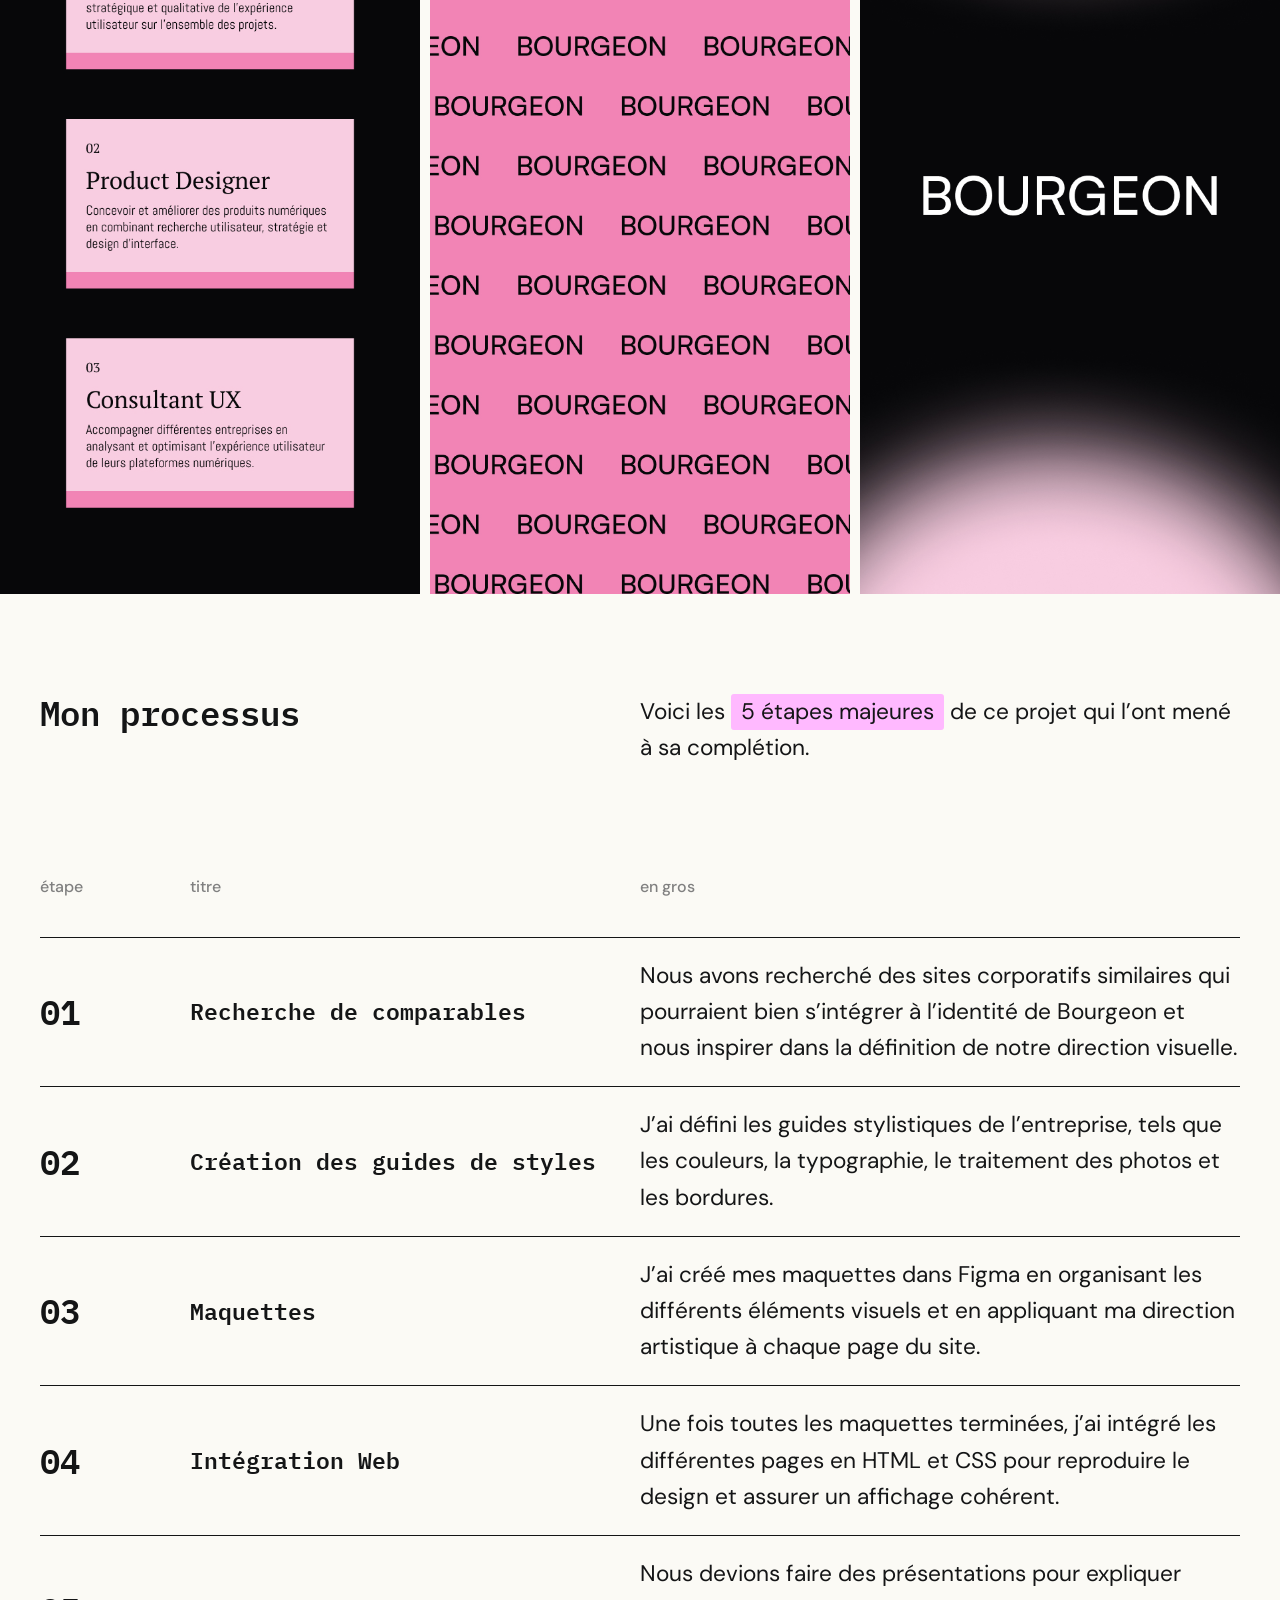
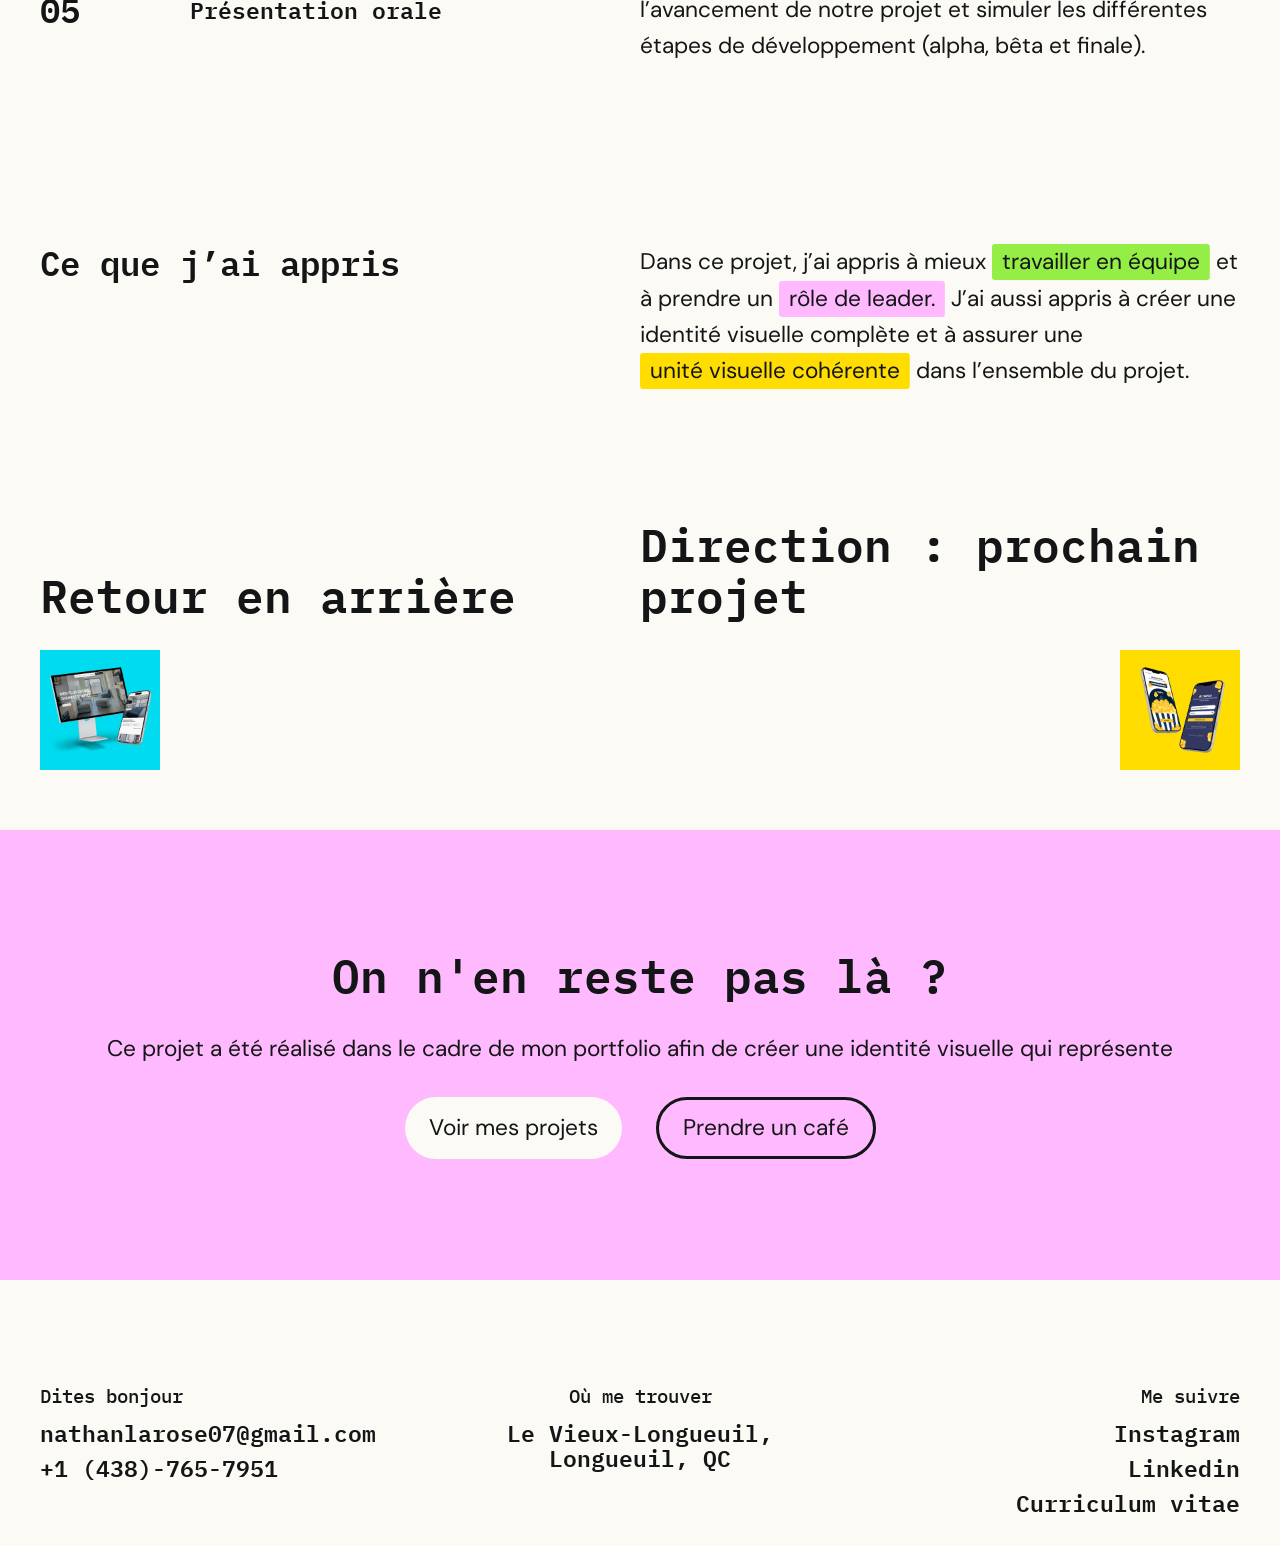
<file: projet-bourgeon.html>
<!DOCTYPE html>
<html lang="fr">

<head>
    <meta charset="utf-8" />
    <meta name="viewport" content="width=device-width, initial-scale=1.0" />
    <title>Nathan Larose | Portfolio</title>

    <link rel="stylesheet" href="styles/main.css" />

    <script src="scripts/main.js" defer></script>

    <!-- Favicon link -->
    <link rel="icon" type="image/png" href="assets/images/favicon/favicon-96x96.png" sizes="96x96" />
    <link rel="icon" type="image/svg+xml" href="assets/images/favicon/favicon.svg" />
    <link rel="shortcut icon" href="assets/images/favicon/favicon.ico" />
    <link rel="apple-touch-icon" sizes="180x180" href="assets/images/favicon/apple-touch-icon.png" />
    <link rel="manifest" href="assets/images/favicon/site.webmanifest" />
</head>
<!-- Google tag (gtag.js) -->
<script async src="https://www.googletagmanager.com/gtag/js?id=G-XW690DBLTF"></script>
<script>
    window.dataLayer = window.dataLayer || [];

    function gtag() {
        dataLayer.push(arguments);
    }
    gtag('js', new Date());

    gtag('config', 'G-XW690DBLTF');
</script>

<body data-component="Ball">
    <div class="page-transition" data-component="PageTransition">
        <div class="page-transition__rect"></div>
        <div class="page-transition__rect"></div>
        <div class="page-transition__rect"></div>
        <div class="page-transition__rect"></div>
    </div>

    <div class="cursor">
        <div class="cursor__ball">
            <div class="cursor__ball-text">
                <span class="cursor__ball-text-span"></span>
            </div>
        </div>
    </div>

    <header class="header" data-component="Header" data-threshold="0.1">
        <a href="index.html" class="header__brand">
            <img src="assets/images/logo.svg" alt="">
        </a>

        <nav class="nav__contact" aria-label="Contact">
            <div class="hub">
                <ul class="hub__information">
                    <li>
                        <a href="https://www.instagram.com/nate_pro07/" aria-label="Projets" target="_blank">
                            <svg class="icon icon--md hub--icons">
                                <use xlink:href="#icon-instagram"></use>
                            </svg>
                        </a>
                    </li>
                    <li>
                        <a href="https://www.linkedin.com/in/nathan-larose-013556300/" aria-label="LinkedIn" target="_blank">
                            <svg class="icon icon--md hub--icons">
                                <use xlink:href="#icon-linkedin"></use>
                            </svg>
                        </a>
                    </li>
                    <li>
                        <a href="assets/images/CV_nathan_larose_2026.pdf" download="" aria-label="Télécharger mon CV">
                            <svg class="icon icon--md hub--icons">
                                <use xlink:href="#icon-download"></use>
                            </svg>
                        </a>
                    </li>
                    <li>
                        <a href="mailto:nathanlarose07@gmail.com" aria-label="M'écrire un courriel">
                            <svg class="icon icon--md hub--icons">
                                <use xlink:href="#icon-contact"></use>
                            </svg>
                        </a>
                    </li>
                </ul>
            </div>
        </nav>

        <nav class="nav-primary" aria-label="Navigation principale">
            <ul class="nav__menu">
                <li>
                    <a href="index.html" class="nav__item">Moi</a>
                </li>
                <li>
                    <a href="projets.html" class="nav__item">Projets</a>
                </li>
            </ul>
        </nav>

        <button class="header__toggle js-toggle" aria-label="Menu">
            <span></span>
            <span></span>
            <span></span>
        </button>
    </header>


    <div data-component="Scroller">
        <div class="hero js-horiz">
            <div class="hero__content js-panel">
                <div class="wrapper">
                    <span></span>
                    <h1 class="">On ne refait pas des sites. On les reconstruit.</h1>

                    <div class="hero__information">
                        <p>Bourgeon</p>
                        <p>Création d'une identité visuelle</p>
                    </div>
                </div>
            </div>

            <div class="hero__media js-panel">
                <picture>
                    <source media="(max-width: 768px)" srcset="assets/images/bourgeon/hero__bourgeon-mobile.jpg" />
                    <img src="assets/images/bourgeon/hero__bourgeon-desktop.jpg" alt="Portrait de Nathan Larose" />
                </picture>
            </div>
        </div>
    </div>

    <section class="apprentissage">
        <div class="wrapper">
            <div class="titre" data-component="HighlightText">
                <h3>Crédits</h3>

                <div class="textes">
                    <p>Nous avons utilisé l'IA pour la création de contenus et comme aide pour corriger le code PHP.</p>
                    <ul>
                        <li>Émile Morin : intégration WordPress et création de contenu (texte)</li>
                        <li>Obadia Coulibaly : intégration WordPress et création de contenu</li>
                        <li>Benjamin Bathalon : intégration WordPress, création de contenu, archivage et optimisation</li>
                    </ul>
                </div>
            </div>
        </div>
    </section>

    <section class="contexte">
        <div class="wrapper">
            <div class="titre" data-component="HighlightText">
                <h3>Le contexte</h3>
                <p>
                    Dans le cadre de mon cours
                    <span class="highlight highlight--vert">
                        <span class="highlight-bg"></span>
                        d’environnement professionnel,
                    </span>
                    nous devions créer, en
                    <span class="highlight highlight--bleu">
                        <span class="highlight-bg"></span>
                        équipe de quatre,
                    </span>
                    l’identité visuelle d’une entreprise fictive et concevoir son site web.
                </p>
            </div>
        </div>

        <div class="images">
            <div class="image">
                <img src="assets/images/bourgeon/bourgeon-contexte1.jpg" alt="" />
            </div>
            <div class="image">
                <img src="assets/images/bourgeon/bourgeon-contexte2.jpg" alt="" />
            </div>
        </div>
    </section>

    <section class="objectif">
        <div class="wrapper">
            <div class="titre" data-component="HighlightText">
                <h3>L’objectif</h3>
                <p>
                    En équipe de 4 étudiant.es, nous étions amenés à créer le site web d’une
                    <span class="highlight highlight--rose">
                        <span class="highlight-bg"></span>
                        entreprise fictive
                    </span>
                    en démarrage (startup), qui offre des
                    <span class="highlight highlight--jaune">
                        <span class="highlight-bg"></span>
                        services multimédias.
                    </span>
                </p>
            </div>
        </div>

        <div class="image">
            <img src="assets/images/bourgeon/bourgeon-full_slide.jpg" alt="" />
        </div>

        <!-- Slider principal -->
        <div class="swiper" data-component="Carousel" data-interactive data-cursor-text="Déroule →">
            <!-- Conteneur requis -->
            <div class="swiper-wrapper">
                <!-- Diapositives -->
                <div class="swiper-slide">
                    <img class="rectangle" src="assets/images/bourgeon/bourgeon-caroussel_slide1.jpg" alt="" />
                    <p class="p-small">Maquettes desktop Figma</p>
                </div>
                <div class="swiper-slide">
                    <img src="assets/images/bourgeon/bourgeon-caroussel_slide2.jpg" alt="" />
                    <p class="p-small">Palette de couleurs</p>
                </div>
                <div class="swiper-slide carre">
                    <img src="assets/images/bourgeon/bourgeon-caroussel_slide3.jpg" alt="" />
                    <p class="p-small">Tests de composantes visuelles</p>
                </div>
                <div class="swiper-slide">
                    <img src="assets/images/bourgeon/bourgeon-caroussel_slide4.jpg" alt="" />
                    <p class="p-small">Guide typographique</p>
                </div>
                <div class="swiper-slide">
                    <img src="assets/images/bourgeon/bourgeon-caroussel_slide5.jpg" alt="" />
                    <p class="p-small">Élément graphique : nos icônes</p>
                </div>
                <div class="swiper-slide">
                    <img src="assets/images/bourgeon/bourgeon-caroussel_slide6.jpg" alt="" />
                    <p class="p-small">Guide de styles général</p>
                </div>
            </div>
        </div>
    </section>

    <section class="technique">
        <div class="wrapper">
            <div class="titre" data-component="HighlightText">
                <h3>Environnement technique</h3>
                <p>Les différents outils, logiciels et techniques utilisés pour ce projet</p>
            </div>
        </div>
        <div class="">
            <div class="wrapper">
                <div class="listes labels">
                    <p>sortes</p>
                    <p>compétence</p>
                    <p>en gros</p>
                </div>
            </div>
        </div>
        <div class="full__projet pink">
            <div class="wrapper">
                <a class="projet listes hover-text" data-hover="dynamiques">
                    <h4>Logiciel</h4>
                    <h4>Figma</h4>
                    <p>Conception de maquettes et de prototypes interactifs</p>
                </a>
            </div>
        </div>
        <!-- <div class="full__projet bleu">
        <div class="wrapper">
            <a class="projet listes hover-text" data-hover="dynamiques">
                <h4>Outil</h4>
                <h4>Visual Studio Code</h4>
                <p>Intégration des maquettes en HTML, CSS et JS</p>
            </a>
        </div>
    </div> -->
        <!-- <div class="full__projet vert">
        <div class="wrapper">
            <a class="projet listes hover-text" data-hover="dynamiques">
                <h4>Logiciel</h4>
                <h4>Pinterest</h4>
                <p>Recherche de comparables et d'inspiration</p>
            </a>
        </div>
    </div> -->
        <!-- <div class="full__projet jaune">
        <div class="wrapper">
            <a class="projet listes hover-text" data-hover="dynamiques">
                <h4>Technique</h4>
                <h4>Lisibilité</h4>
                <p>Rendre mes contenus lisibles.</p>
            </a>
        </div>
    </div> -->
        <div class="full__projet jaune">
            <div class="wrapper">
                <a class="projet listes hover-text" data-hover="dynamiques">
                    <h4>Outil</h4>
                    <h4>Trello</h4>
                    <p>Organisation des tâches dans l'équipe.</p>
                </a>
            </div>
        </div>
        <div class="full__projet jaune">
            <div class="wrapper">
                <a class="projet listes hover-text" data-hover="dynamiques">
                    <h4>Outil</h4>
                    <h4>Discord et Teams</h4>
                    <p>Communication dans l'équipe.</p>
                </a>
            </div>
        </div>
        <div class="full__projet pink">
            <div class="wrapper">
                <a class="projet listes hover-text" data-hover="dynamiques">
                    <h4>Outil</h4>
                    <h4>WordPress admin</h4>
                    <p>Création des CPT et des champs ACF pour rendre le site prêt à être utilisé par les clients.</p>
                </a>
            </div>
        </div>
    </section>

    <section class="direction_visuel">
        <div class="wrapper">
            <div class="titre" data-component="HighlightText">
                <h3>Ma direction visuelle</h3>
                <p>
                    J’ai choisi un
                    <span class="highlight highlight--jaune">
                        <span class="highlight-bg"></span>
                        rose pâle
                    </span>
                    et beaucoup de photos pour humaniser le site. Je voulais créer une
                    <span class="highlight highlight--vert">
                        <span class="highlight-bg"></span>
                        identité visuelle accueillante
                    </span>
                    et mettre de l’avant le côté humain.
                </p>
            </div>
        </div>

        <div class="images">
            <div class="image">
                <img src="assets/images/bourgeon/bourgeon-direction_visuel-1.jpg" alt="" />

                <p class="p-small">Légende</p>
            </div>
            <div class="image">
                <img src="assets/images/bourgeon/bourgeon-direction_visuel-2.jpg" alt="" />
                <p class="p-small">Légende</p>
            </div>
            <div class="image">
                <img src="assets/images/bourgeon/bourgeon-direction_visuel-3.jpg" alt="" />
                <p class="p-small">Légende</p>
            </div>
        </div>
    </section>

    <section class="processus" data-component="HoverImage">
        <div class="hover-image medium" data-hover="analyse"><img src="assets/images/bourgeon/bourgeon-comparable.jpg" /></div>
        <div class="hover-image medium" data-hover="comparable"><img src="assets/images/bourgeon/bourgeon-styles.jpg" /></div>
        <div class="hover-image medium" data-hover="maquette"><img src="assets/images/bourgeon/bourgeon-maquette.jpg" /></div>
        <div class="hover-image medium" data-hover="prototype"><img src="assets/images/bourgeon/bourgeon-integration.jpg" /></div>
        <div class="hover-image medium" data-hover="integration"><img src="assets/images/bourgeon/bourgeon-presentation.jpg" /></div>

        <div class="wrapper">
            <div class="titre" data-component="HighlightText">
                <h3>Mon processus</h3>
                <p>
                    Voici les
                    <span class="highlight highlight--rose">
                        <span class="highlight-bg"></span>
                        5 étapes majeures
                    </span>
                    de ce projet qui l’ont mené à sa complétion.
                </p>
            </div>
        </div>
        <div class="">
            <div class="wrapper">
                <div class="listes labels">
                    <p>étape</p>
                    <p>titre</p>
                    <p>en gros</p>
                </div>
            </div>
        </div>
        <div class="full__projet pink">
            <div class="wrapper">
                <a class="projet listes hover-text" data-hover="analyse">
                    <img src="assets/images/bourgeon/bourgeon-comparable.jpg" alt="" />
                    <h3>01</h3>
                    <h4>Recherche de comparables</h4>
                    <p>
                        Nous avons recherché des sites corporatifs similaires qui pourraient bien s’intégrer à l’identité de Bourgeon et nous inspirer dans la
                        définition de notre direction visuelle.
                    </p>
                </a>
            </div>
        </div>
        <div class="full__projet bleu">
            <div class="wrapper">
                <a class="projet listes hover-text" data-hover="comparable">
                    <img src="assets/images/bourgeon/bourgeon-styles.jpg" alt="" />
                    <h3>02</h3>
                    <h4>Création des guides de styles</h4>
                    <p>J’ai défini les guides stylistiques de l’entreprise, tels que les couleurs, la typographie, le traitement des photos et les bordures.</p>
                </a>
            </div>
        </div>
        <div class="full__projet vert">
            <div class="wrapper">
                <a class="projet listes hover-text" data-hover="maquette">
                    <img src="assets/images/bourgeon/bourgeon-maquette.jpg" alt="" />
                    <h3>03</h3>
                    <h4>Maquettes</h4>
                    <p>
                        J’ai créé mes maquettes dans Figma en organisant les différents éléments visuels et en appliquant ma direction artistique à chaque page du
                        site.
                    </p>
                </a>
            </div>
        </div>
        <div class="full__projet jaune">
            <div class="wrapper">
                <a class="projet listes hover-text" data-hover="prototype">
                    <img src="assets/images/bourgeon/bourgeon-integration.jpg" alt="" />
                    <h3>04</h3>
                    <h4>Intégration Web</h4>
                    <p>
                        Une fois toutes les maquettes terminées, j’ai intégré les différentes pages en HTML et CSS pour reproduire le design et assurer un affichage
                        cohérent.
                    </p>
                </a>
            </div>
        </div>
        <div class="full__projet pink">
            <div class="wrapper">
                <a class="projet listes hover-text" data-hover="integration">
                    <img src="assets/images/bourgeon/bourgeon-presentation.jpg" alt="" />
                    <h3>05</h3>
                    <h4>Présentation orale</h4>
                    <p>
                        Nous devions faire des présentations pour expliquer l’avancement de notre projet et simuler les différentes étapes de développement (alpha,
                        bêta et finale).
                    </p>
                </a>
            </div>
        </div>
    </section>

    <section class="apprentissage">
        <div class="wrapper">
            <div class="titre" data-component="HighlightText">
                <h3>Ce que j’ai appris</h3>
                <p>
                    Dans ce projet, j’ai appris à mieux
                    <span class="highlight highlight--vert">
                        <span class="highlight-bg"></span>
                        travailler en équipe
                    </span>
                    et à prendre un
                    <span class="highlight highlight--rose">
                        <span class="highlight-bg"></span>
                        rôle de leader.
                    </span>
                    J’ai aussi appris à créer une identité visuelle complète et à assurer une
                    <span class="highlight highlight--jaune">
                        <span class="highlight-bg"></span>
                        unité visuelle cohérente
                    </span>
                    dans l’ensemble du projet.
                </p>
            </div>
        </div>
    </section>

    <section class="next">
        <div class="wrapper">
            <a href="projet-boxotel.html" data-interactive data-cursor-text="Voir plus">
                <h2>Retour en arrière</h2>
                <img src="assets/images/preview-boxotel.jpg" alt="" />
            </a>
            <a href="projet-timflix.html" data-interactive data-cursor-text="Voir plus">
                <h2>Direction : prochain projet</h2>
                <img src="assets/images/preview-timflix.jpg" alt="" />
            </a>
        </div>
    </section>

    <section class="cta">
        <div class="wrapper">
            <h2>On n'en reste pas là ?</h2>
            <p>Ce projet a été réalisé dans le cadre de mon portfolio afin de créer une identité visuelle qui représente</p>

            <div class="buttons">
                <a class="button secondary" href="projets.html" data-interactive data-cursor-text="Voir plus">Voir mes projets</a>
                <a class="button primary" href="projets.html" data-interactive data-cursor-text="Voir plus">Prendre un café</a>
            </div>
        </div>
    </section>

    <footer class="footer">
        <div class="wrapper grids">
            <div class="grid footer__contact">
                <p>Dites bonjour</p>
                <a class="h4" href="mailto:nathanlarose07@gmail.com" data-interactive data-cursor-text="Écrire">
                    nathanlarose07@gmail.com
                </a>
                <a class="h4" href="tel:+14387657951" data-interactive data-cursor-text="Appeler">
                    +1 (438)-765-7951
                </a>
            </div>

            <div class="grid footer__localisation">
                <p>Où me trouver</p>
                <a class="h4" href="https://www.google.com/maps/search/?api=1&query=Vieux-Longueuil,+Longueuil,+QC" target="_blank" rel="noopener noreferrer" data-interactive data-cursor-text="Me trouver">
                    Le Vieux-Longueuil, <br> Longueuil, QC
                </a>
            </div>

            <div class="grid footer__media">
                <p>Me suivre</p>
                <a class="h4" href="https://www.instagram.com/nate_pro07/" data-interactive target="_blank" data-cursor-text="Voir plus">
                    Instagram
                </a>
                <a class="h4" href="https://www.linkedin.com/in/nathan-larose-013556300/" data-interactive target="_blank" data-cursor-text="Voir plus">
                    Linkedin
                </a>
                <a class="h4" href="assets/images/CV_nathan_larose_2026.pdf" download="" data-interactive data-cursor-text="Voir plus">
                    Curriculum vitae
                </a>
            </div>
        </div>
    </footer>
</file>
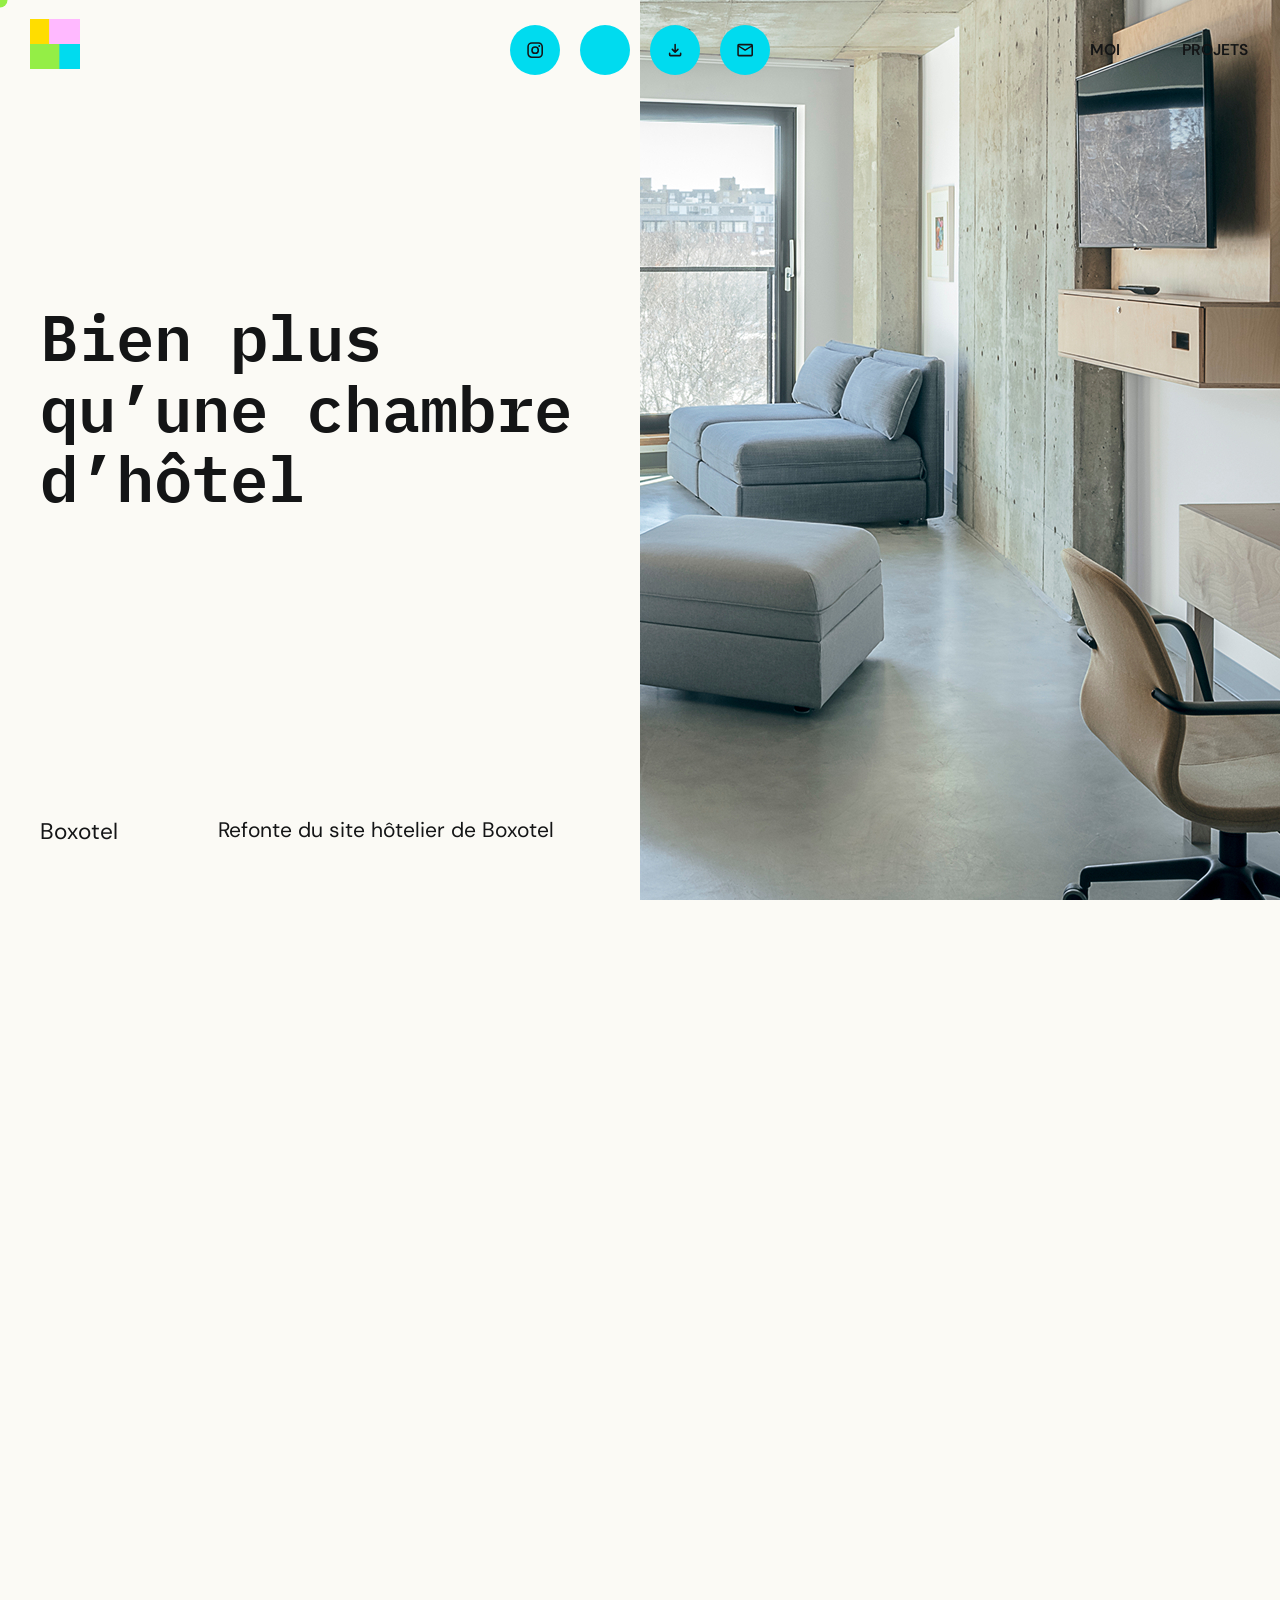
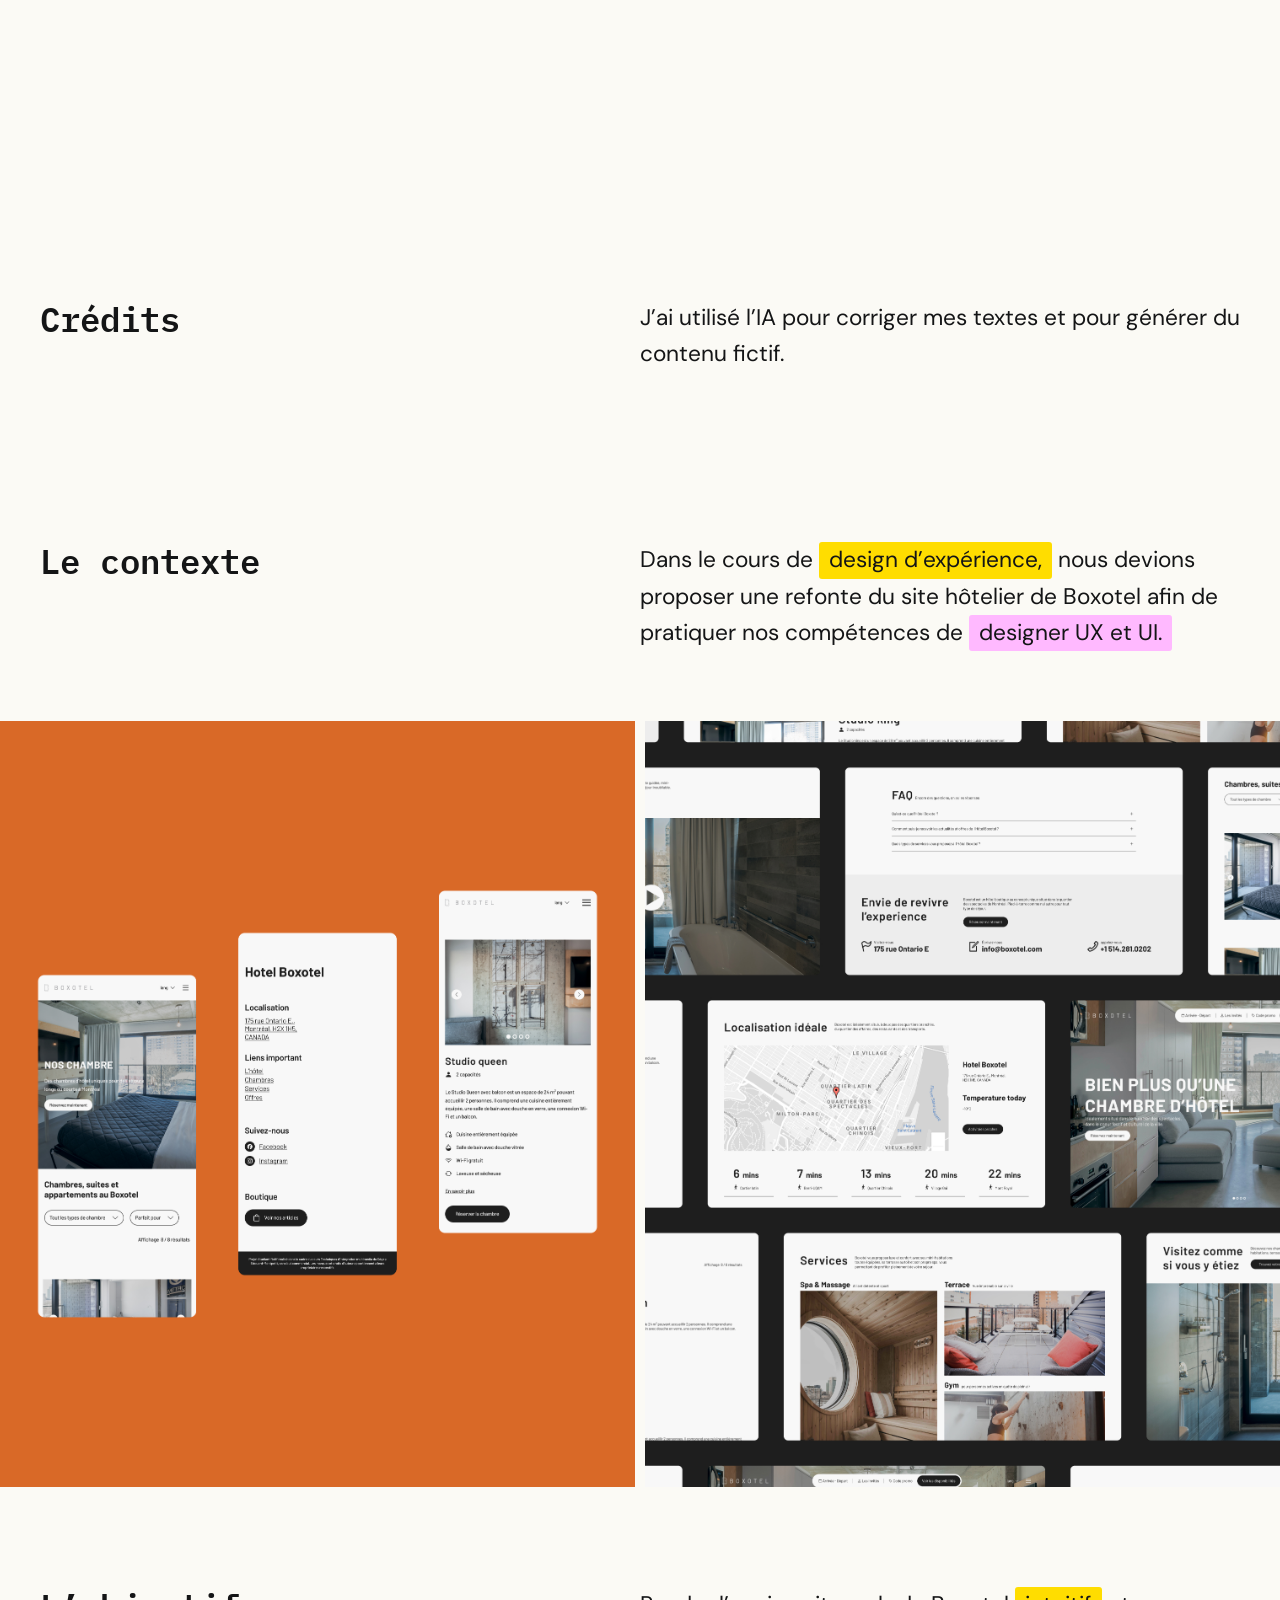
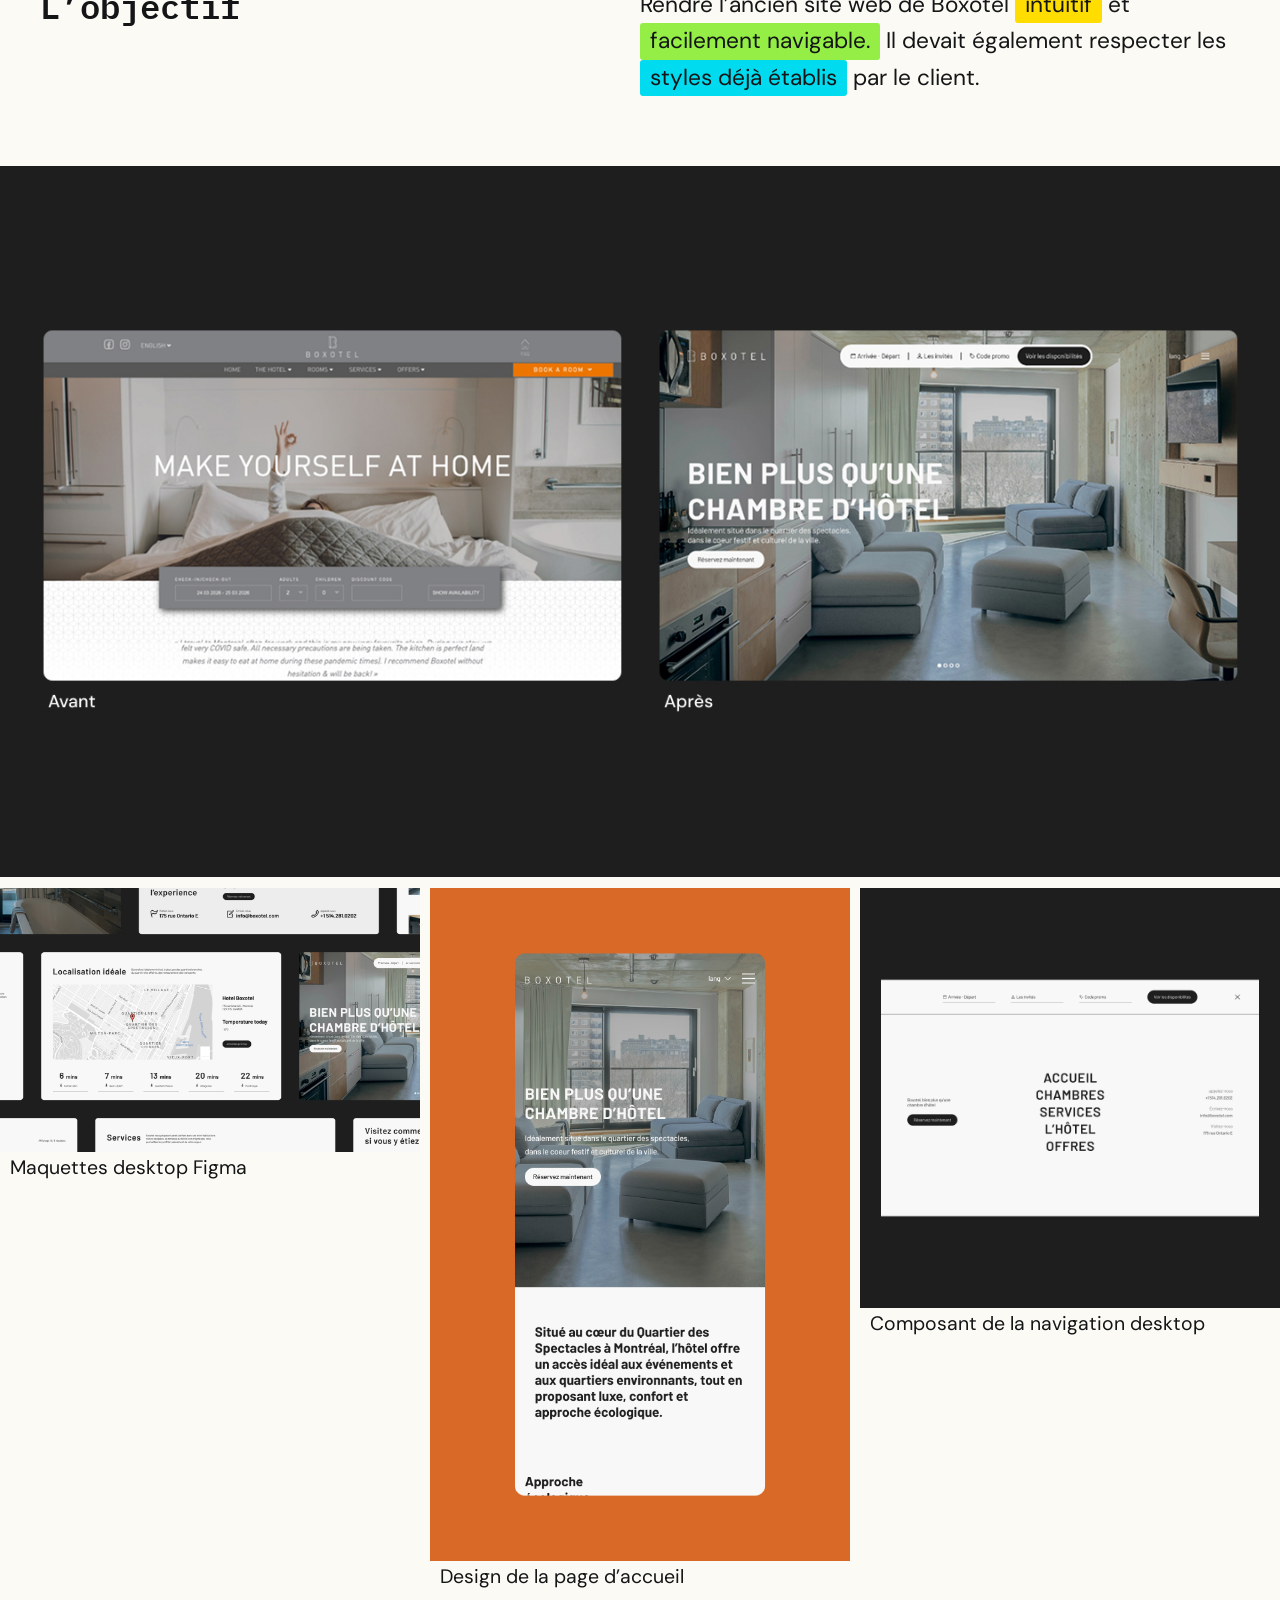
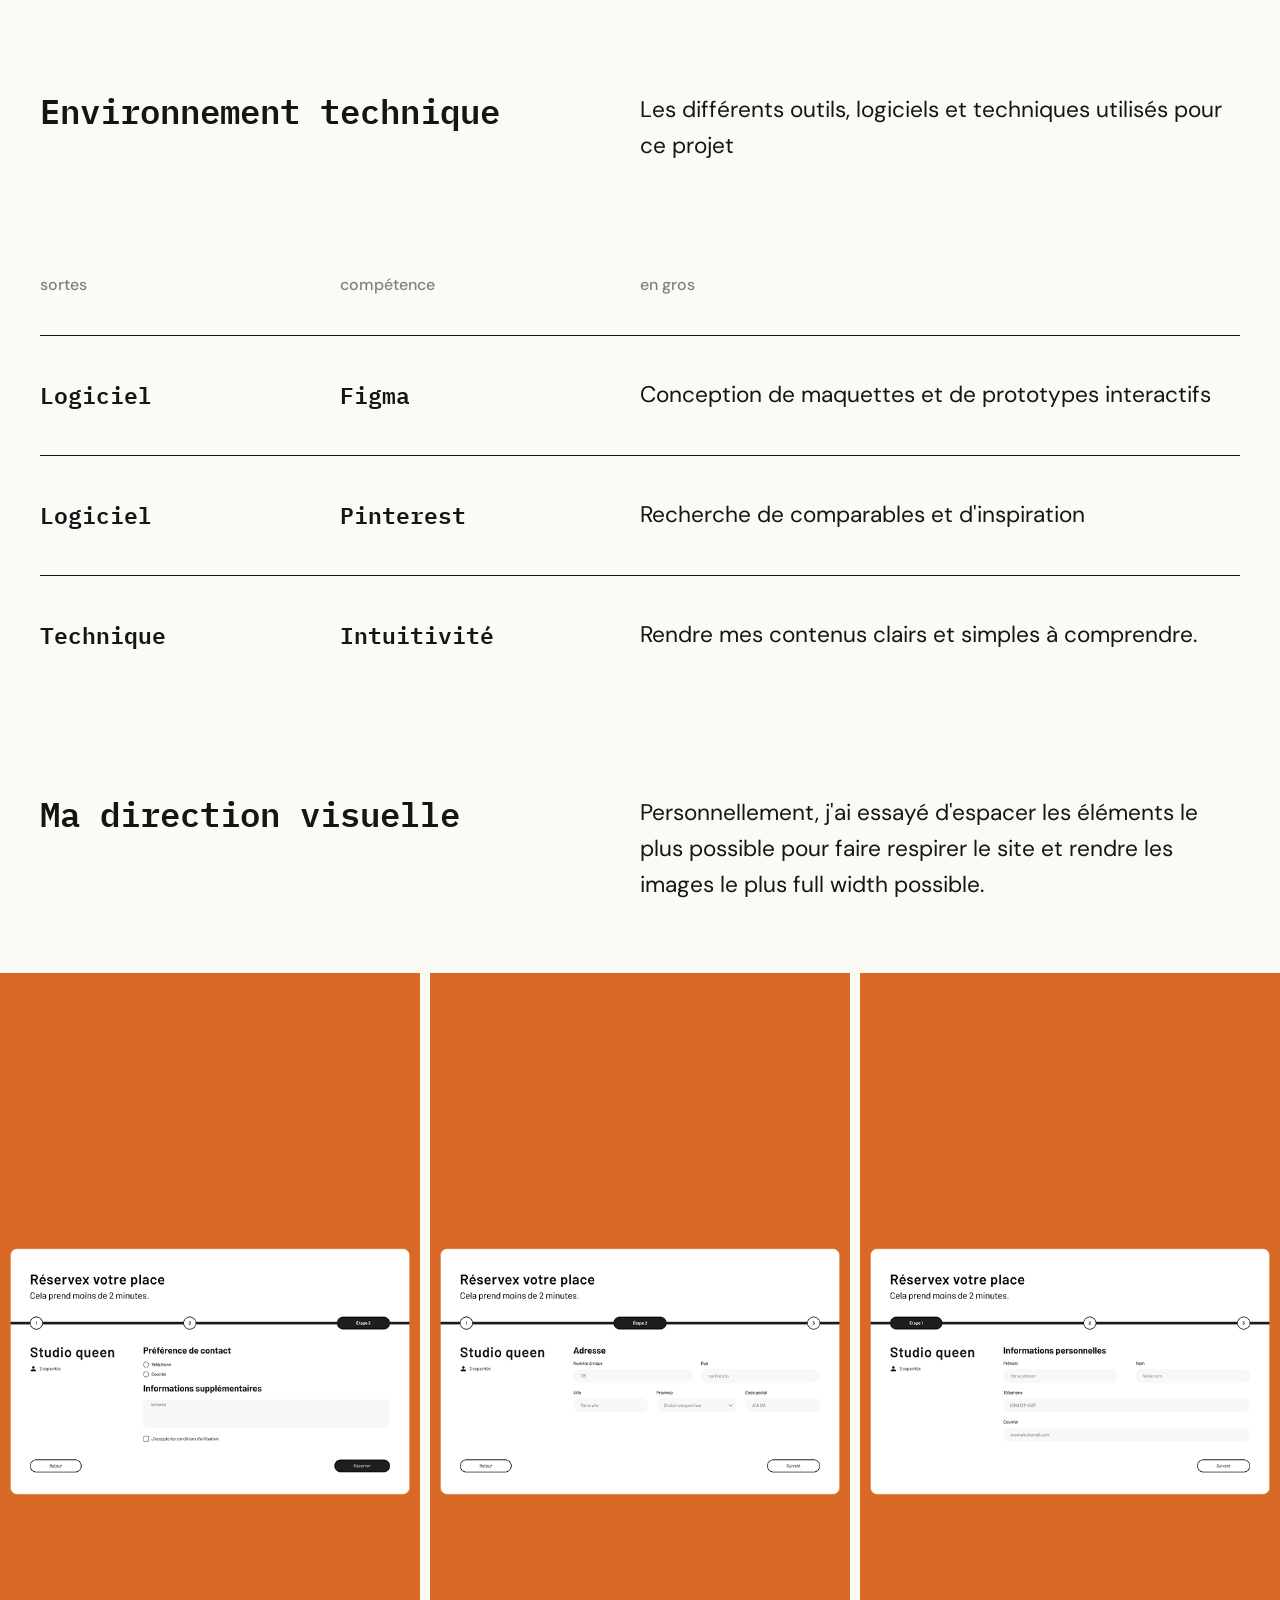
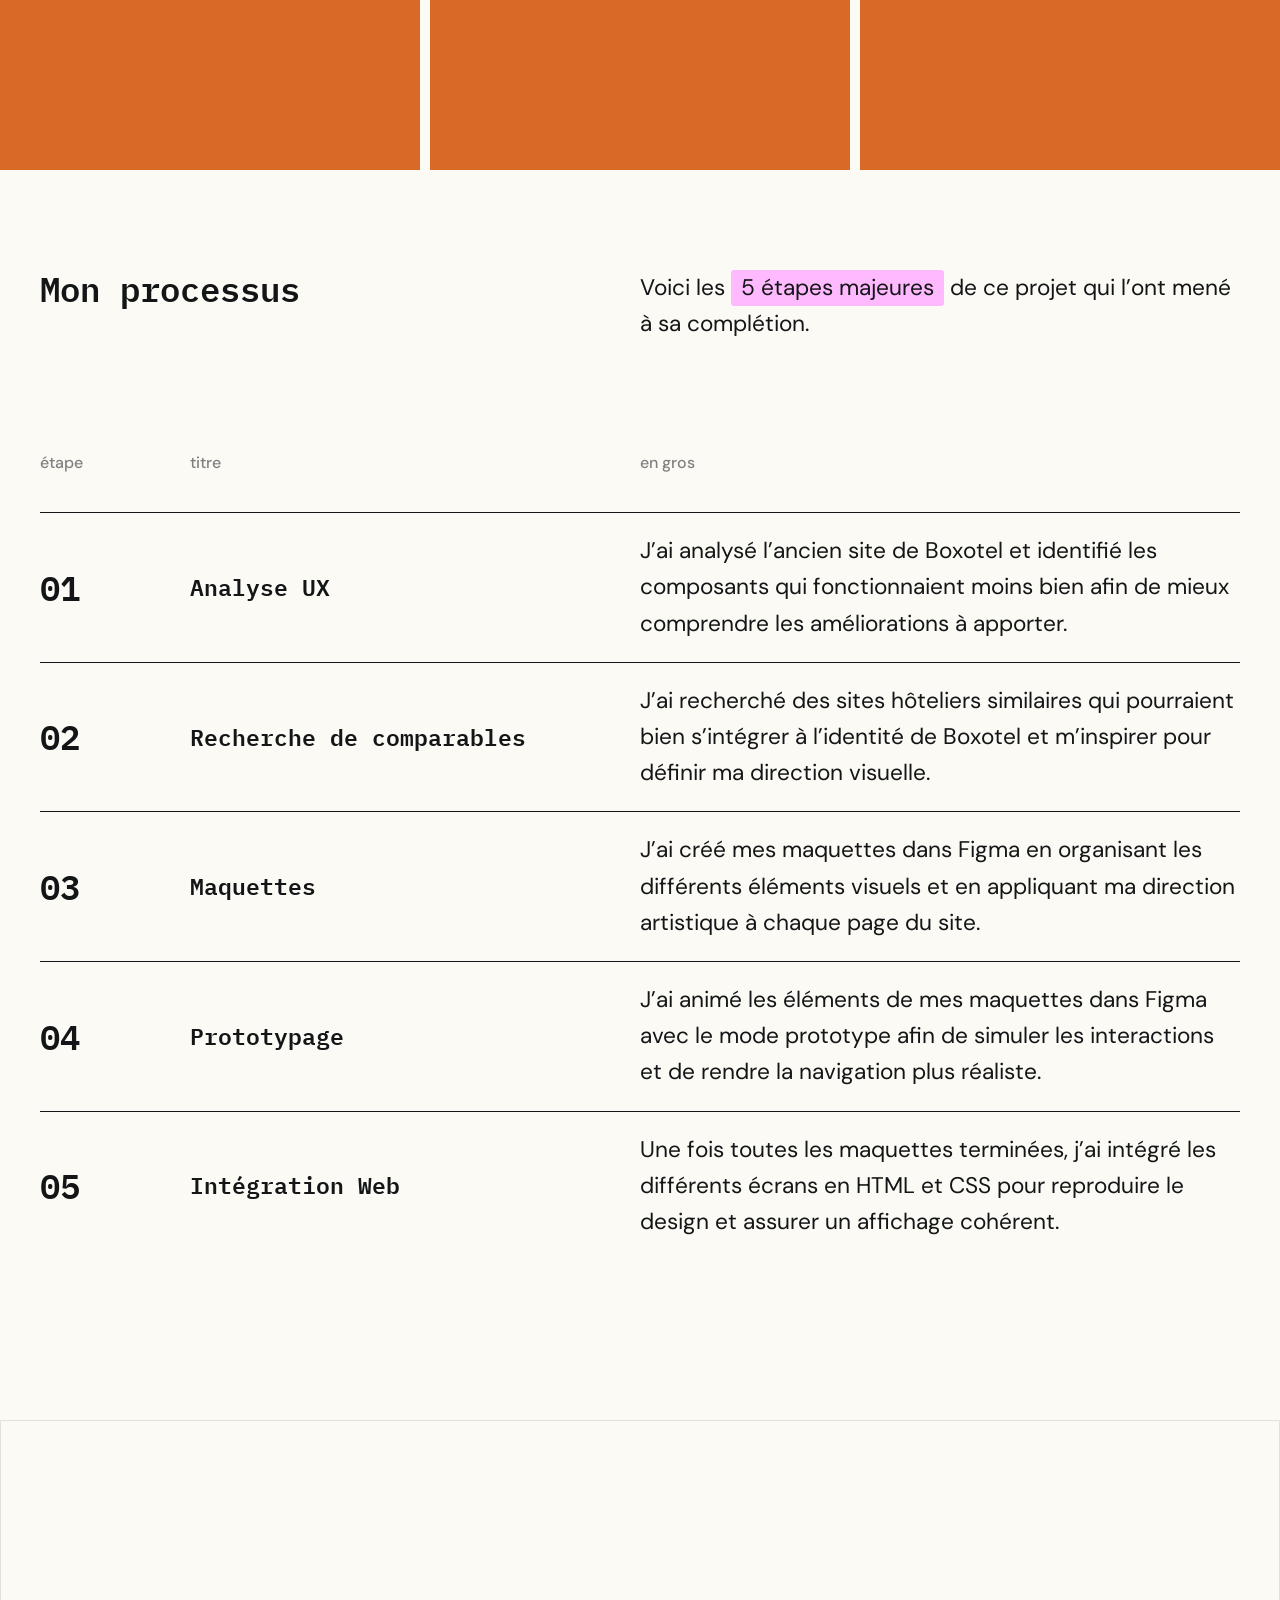
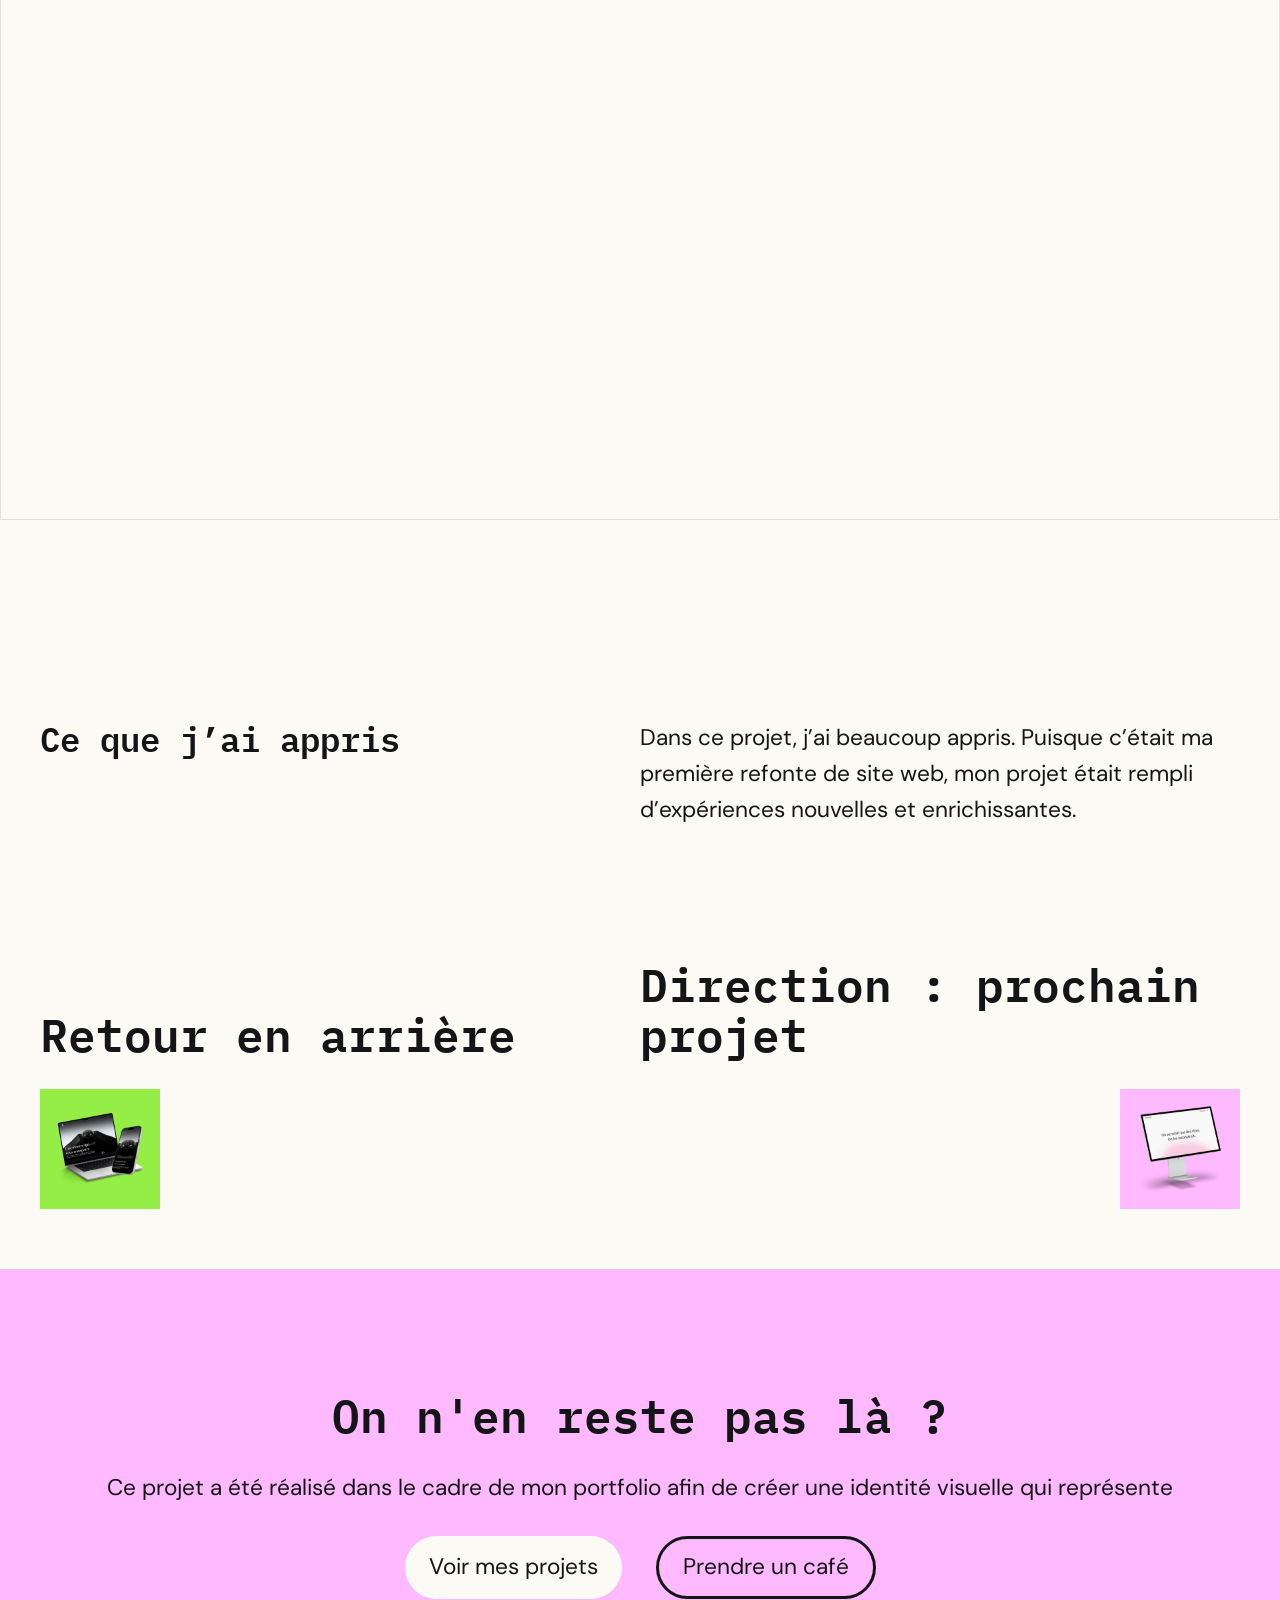
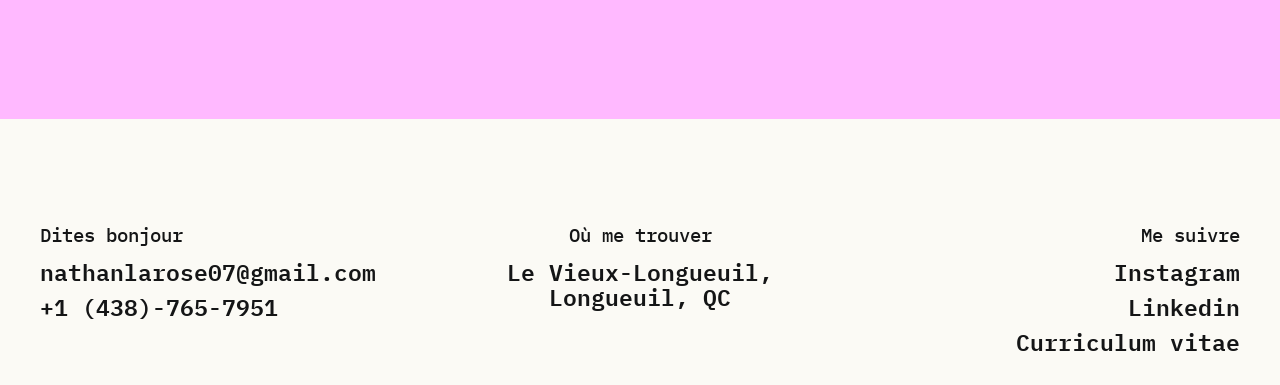
<file: projet-boxotel.html>
<!DOCTYPE html>
<html lang="fr">

<head>
    <meta charset="utf-8" />
    <meta name="viewport" content="width=device-width, initial-scale=1.0" />
    <title>Nathan Larose | Portfolio</title>

    <link rel="stylesheet" href="styles/main.css" />

    <script src="scripts/main.js" defer></script>

    <!-- Favicon link -->
    <link rel="icon" type="image/png" href="assets/images/favicon/favicon-96x96.png" sizes="96x96" />
    <link rel="icon" type="image/svg+xml" href="assets/images/favicon/favicon.svg" />
    <link rel="shortcut icon" href="assets/images/favicon/favicon.ico" />
    <link rel="apple-touch-icon" sizes="180x180" href="assets/images/favicon/apple-touch-icon.png" />
    <link rel="manifest" href="assets/images/favicon/site.webmanifest" />
</head>
<!-- Google tag (gtag.js) -->
<script async src="https://www.googletagmanager.com/gtag/js?id=G-XW690DBLTF"></script>
<script>
    window.dataLayer = window.dataLayer || [];

    function gtag() {
        dataLayer.push(arguments);
    }
    gtag('js', new Date());

    gtag('config', 'G-XW690DBLTF');
</script>

<body data-component="Ball">
    <div class="page-transition" data-component="PageTransition">
        <div class="page-transition__rect"></div>
        <div class="page-transition__rect"></div>
        <div class="page-transition__rect"></div>
        <div class="page-transition__rect"></div>
    </div>

    <div class="cursor">
        <div class="cursor__ball">
            <div class="cursor__ball-text">
                <span class="cursor__ball-text-span"></span>
            </div>
        </div>
    </div>

    <header class="header" data-component="Header" data-threshold="0.1">
        <a href="index.html" class="header__brand">
            <img src="assets/images/logo.svg" alt="">
        </a>

        <nav class="nav__contact" aria-label="Contact">
            <div class="hub">
                <ul class="hub__information">
                    <li>
                        <a href="https://www.instagram.com/nate_pro07/" aria-label="Projets" target="_blank">
                            <svg class="icon icon--md hub--icons">
                                <use xlink:href="#icon-instagram"></use>
                            </svg>
                        </a>
                    </li>
                    <li>
                        <a href="https://www.linkedin.com/in/nathan-larose-013556300/" aria-label="LinkedIn" target="_blank">
                            <svg class="icon icon--md hub--icons">
                                <use xlink:href="#icon-linkedin"></use>
                            </svg>
                        </a>
                    </li>
                    <li>
                        <a href="assets/images/CV_nathan_larose_2026.pdf" download="" aria-label="Télécharger mon CV">
                            <svg class="icon icon--md hub--icons">
                                <use xlink:href="#icon-download"></use>
                            </svg>
                        </a>
                    </li>
                    <li>
                        <a href="mailto:nathanlarose07@gmail.com" aria-label="M'écrire un courriel">
                            <svg class="icon icon--md hub--icons">
                                <use xlink:href="#icon-contact"></use>
                            </svg>
                        </a>
                    </li>
                </ul>
            </div>
        </nav>

        <nav class="nav-primary" aria-label="Navigation principale">
            <ul class="nav__menu">
                <li>
                    <a href="index.html" class="nav__item">Moi</a>
                </li>
                <li>
                    <a href="projets.html" class="nav__item">Projets</a>
                </li>
            </ul>
        </nav>

        <button class="header__toggle js-toggle" aria-label="Menu">
            <span></span>
            <span></span>
            <span></span>
        </button>
    </header>


    <div data-component="Scroller">
        <div class="hero js-horiz">
            <div class="hero__content js-panel">
                <div class="wrapper">
                    <span></span>
                    <h1 class="">Bien plus qu’une chambre d’hôtel</h1>

                    <div class="hero__information">
                        <a href="https://nlarose.dectim.ca/boxotel/" data-interactive data-cursor-text="Voir plus">Boxotel</a>
                        <p>Refonte du site hôtelier de Boxotel</p>
                    </div>
                </div>
            </div>

            <div class="hero__media js-panel">
                <picture>
                    <source media="(max-width: 768px)" srcset="assets/images/boxotel/hero__boxotel-mobile.jpg" />
                    <img src="assets/images/boxotel/hero__boxotel-desktop.jpg" alt="Portrait de Nathan Larose" />
                </picture>
            </div>
        </div>
    </div>

    <section class="apprentissage">
        <div class="wrapper">
            <div class="titre" data-component="HighlightText">
                <h3>Crédits</h3>
                <p>J’ai utilisé l’IA pour corriger mes textes et pour générer du contenu fictif.</p>
            </div>
        </div>
    </section>

    <section class="contexte">
        <div class="wrapper">
            <div class="titre" data-component="HighlightText">
                <h3>Le contexte</h3>
                <p>
                    Dans le cours de
                    <span class="highlight highlight--jaune">
                        <span class="highlight-bg"></span>
                        design d’expérience,
                    </span>
                    nous devions proposer une refonte du site hôtelier de Boxotel afin de pratiquer nos compétences de
                    <span class="highlight highlight--rose">
                        <span class="highlight-bg"></span>
                        designer UX et UI.
                    </span>
                </p>
            </div>
        </div>

        <div class="images">
            <div class="image">
                <img src="assets/images/boxotel/boxotel-contexte1.jpg" alt="" />
            </div>
            <div class="image">
                <img src="assets/images/boxotel/boxotel-contexte2.jpg" alt="" />
            </div>
        </div>
    </section>

    <section class="objectif">
        <div class="wrapper">
            <div class="titre" data-component="HighlightText">
                <h3>L’objectif</h3>
                <p>
                    Rendre l’ancien site web de Boxotel
                    <span class="highlight highlight--jaune">
                        <span class="highlight-bg"></span>
                        intuitif
                    </span>
                    et
                    <span class="highlight highlight--vert">
                        <span class="highlight-bg"></span>
                        facilement navigable.
                    </span>
                    Il devait également respecter les
                    <span class="highlight highlight--bleu">
                        <span class="highlight-bg"></span>
                        styles déjà établis
                    </span>
                    par le client.
                </p>
            </div>
        </div>

        <div class="image">
            <img src="assets/images/boxotel/boxotel-full_slide.jpg" alt="" />
        </div>

        <!-- Slider principal -->
        <div class="swiper" data-component="Carousel" data-interactive data-cursor-text="Déroule →">
            <!-- Conteneur requis -->
            <div class="swiper-wrapper">
                <!-- Diapositives -->
                <div class="swiper-slide">
                    <img class="rectangle" src="assets/images/boxotel/boxotel-caroussel_slide1.jpg" alt="" />
                    <p class="p-small">Maquettes desktop Figma</p>
                </div>
                <div class="swiper-slide">
                    <img src="assets/images/boxotel/boxotel-caroussel_slide2.jpg" alt="" />
                    <p class="p-small">Design de la page d’accueil</p>
                </div>
                <div class="swiper-slide carre">
                    <img src="assets/images/boxotel/boxotel-caroussel_slide3.jpg" alt="" />
                    <p class="p-small">Composant de la navigation desktop</p>
                </div>
                <div class="swiper-slide">
                    <img src="assets/images/boxotel/boxotel-caroussel_slide4.jpg" alt="" />
                    <p class="p-small">Maquettes mobiles Figma</p>
                </div>
                <div class="swiper-slide">
                    <img src="assets/images/boxotel/boxotel-caroussel_slide5.jpg" alt="" />
                    <p class="p-small">Élément du formulaire de réservation</p>
                </div>
                <div class="swiper-slide">
                    <img src="assets/images/boxotel/boxotel-caroussel_slide6.jpg" alt="" />
                    <p class="p-small">Logo fourni par le client</p>
                </div>
            </div>
        </div>
    </section>

    <section class="technique">
        <div class="wrapper">
            <div class="titre" data-component="HighlightText">
                <h3>Environnement technique</h3>
                <p>Les différents outils, logiciels et techniques utilisés pour ce projet</p>
            </div>
        </div>
        <div class="">
            <div class="wrapper">
                <div class="listes labels">
                    <p>sortes</p>
                    <p>compétence</p>
                    <p>en gros</p>
                </div>
            </div>
        </div>
        <div class="full__projet pink">
            <div class="wrapper">
                <a class="projet listes hover-text" data-hover="dynamiques">
                    <h4>Logiciel</h4>
                    <h4>Figma</h4>
                    <p>Conception de maquettes et de prototypes interactifs</p>
                </a>
            </div>
        </div>
        <!-- <div class="full__projet bleu">
        <div class="wrapper">
            <a class="projet listes hover-text" data-hover="dynamiques">
                <h4>Outil</h4>
                <h4>Visual Studio Code</h4>
                <p>Intégration des maquettes en HTML, CSS et JS</p>
            </a>
        </div>
    </div> -->
        <div class="full__projet vert">
            <div class="wrapper">
                <a class="projet listes hover-text" data-hover="dynamiques">
                    <h4>Logiciel</h4>
                    <h4>Pinterest</h4>
                    <p>Recherche de comparables et d'inspiration</p>
                </a>
            </div>
        </div>
        <!-- <div class="full__projet jaune">
        <div class="wrapper">
            <a class="projet listes hover-text" data-hover="dynamiques">
                <h4>Technique</h4>
                <h4>Lisibilité</h4>
                <p>Rendre mes contenus lisibles.</p>
            </a>
        </div>
    </div> -->
        <div class="full__projet pink">
            <div class="wrapper">
                <a class="projet listes hover-text" data-hover="dynamiques">
                    <h4>Technique</h4>
                    <h4>Intuitivité</h4>
                    <p>Rendre mes contenus clairs et simples à comprendre.</p>
                </a>
            </div>
        </div>
        <!-- <div class="full__projet pink">
        <div class="wrapper">
            <a class="projet listes hover-text" data-hover="dynamiques">
                <h4>Outil</h4>
                <h4>Google Drive</h4>
                <p>Stockage des photos et des contenus utilisés dans le projet.</p>
            </a>
        </div>
    </div> -->
    </section>

    <section class="direction_visuel">
        <div class="wrapper">
            <div class="titre" data-component="HighlightText">
                <h3>Ma direction visuelle</h3>
                <p>Personnellement, j'ai essayé d'espacer les éléments le plus possible pour faire respirer le site et rendre les images le plus full width possible.</p>
            </div>
        </div>

        <div class="images">
            <div class="image">
                <img src="assets/images/boxotel/boxotel-direction_visuel-1.jpg" alt="" />

                <p class="p-small">Légende</p>
            </div>
            <div class="image">
                <img src="assets/images/boxotel/boxotel-direction_visuel-2.jpg" alt="" />
                <p class="p-small">Légende</p>
            </div>
            <div class="image">
                <img src="assets/images/boxotel/boxotel-direction_visuel-3.jpg" alt="" />
                <p class="p-small">Légende</p>
            </div>
        </div>
    </section>

    <section class="processus" data-component="HoverImage">
        <div class="hover-image medium" data-hover="analyse"><img src="assets/images/boxotel/boxotel-analyse_ux.jpg" /></div>
        <div class="hover-image medium" data-hover="comparable"><img src="assets/images/boxotel/boxotel-recherche_comparable.jpg" /></div>
        <div class="hover-image medium" data-hover="maquette"><img src="assets/images/boxotel/boxotel_maquettes.jpg" /></div>
        <div class="hover-image medium" data-hover="prototype"><img src="assets/images/boxotel/boxotel-prototypage.jpg" /></div>
        <div class="hover-image medium" data-hover="integration"><img src="assets/images/boxotel/boxotel-integration.jpg" /></div>

        <div class="wrapper">
            <div class="titre" data-component="HighlightText">
                <h3>Mon processus</h3>
                <p>
                    Voici les
                    <span class="highlight highlight--rose">
                        <span class="highlight-bg"></span>
                        5 étapes majeures
                    </span>
                    de ce projet qui l’ont mené à sa complétion.
                </p>
            </div>
        </div>
        <div class="">
            <div class="wrapper">
                <div class="listes labels">
                    <p>étape</p>
                    <p>titre</p>
                    <p>en gros</p>
                </div>
            </div>
        </div>
        <div class="full__projet pink">
            <div class="wrapper">
                <a class="projet listes hover-text" data-hover="analyse">
                    <img src="assets/images/boxotel/boxotel-analyse_ux.jpg" alt="" />
                    <h3>01</h3>
                    <h4>Analyse UX</h4>
                    <p>
                        J’ai analysé l’ancien site de Boxotel et identifié les composants qui fonctionnaient moins bien afin de mieux comprendre les améliorations à
                        apporter.
                    </p>
                </a>
            </div>
        </div>
        <div class="full__projet bleu">
            <div class="wrapper">
                <a class="projet listes hover-text" data-hover="comparable">
                    <img src="assets/images/boxotel/boxotel-recherche_comparable.jpg" alt="" />
                    <h3>02</h3>
                    <h4>Recherche de comparables</h4>
                    <p>
                        J’ai recherché des sites hôteliers similaires qui pourraient bien s’intégrer à l’identité de Boxotel et m’inspirer pour définir ma direction
                        visuelle.
                    </p>
                </a>
            </div>
        </div>
        <div class="full__projet vert">
            <div class="wrapper">
                <a class="projet listes hover-text" data-hover="maquette">
                    <img src="assets/images/boxotel/boxotel_maquettes.jpg" alt="" />
                    <h3>03</h3>
                    <h4>Maquettes</h4>
                    <p>
                        J’ai créé mes maquettes dans Figma en organisant les différents éléments visuels et en appliquant ma direction artistique à chaque page du
                        site.
                    </p>
                </a>
            </div>
        </div>
        <div class="full__projet jaune">
            <div class="wrapper">
                <a class="projet listes hover-text" data-hover="prototype">
                    <img src="assets/images/boxotel/boxotel-prototypage.jpg" alt="" />
                    <h3>04</h3>
                    <h4>Prototypage</h4>
                    <p>
                        J’ai animé les éléments de mes maquettes dans Figma avec le mode prototype afin de simuler les interactions et de rendre la navigation plus
                        réaliste.
                    </p>
                </a>
            </div>
        </div>
        <div class="full__projet pink">
            <div class="wrapper">
                <a class="projet listes hover-text" data-hover="integration">
                    <img src="assets/images/boxotel/boxotel-integration.jpg" alt="" />
                    <h3>05</h3>
                    <h4>Intégration Web</h4>
                    <p>
                        Une fois toutes les maquettes terminées, j’ai intégré les différents écrans en HTML et CSS pour reproduire le design et assurer un affichage
                        cohérent.
                    </p>
                </a>
            </div>
        </div>
    </section>

    <section class="prototype">
        <iframe style="border: 1px solid rgba(0, 0, 0, 0.1)" width="100%" height="100%" src="https://embed.figma.com/proto/YSA8OLAdM832BIH6WybHze/1012_larose_nathan_TP2?node-id=8423-819&p=f&viewport=516%2C116%2C0.15&scaling=scale-down&content-scaling=fixed&starting-point-node-id=8423%3A819&show-proto-sidebar=1&page-id=4218%3A2734&embed-host=share" allowfullscreen></iframe>
    </section>

    <section class="apprentissage">
        <div class="wrapper">
            <div class="titre" data-component="HighlightText">
                <h3>Ce que j’ai appris</h3>
                <p>
                    Dans ce projet, j’ai beaucoup appris. Puisque c’était ma première refonte de site web, mon projet était rempli d’expériences nouvelles et
                    enrichissantes.
                </p>
            </div>
        </div>
    </section>

    <section class="next">
        <div class="wrapper">
            <a href="projet-webjam.html" data-interactive data-cursor-text="Voir plus">
                <h2>Retour en arrière</h2>
                <img src="assets/images/preview-webjam.jpg" alt="" />
            </a>
            <a href="projet-bourgeon.html" data-interactive data-cursor-text="Voir plus">
                <h2>Direction : prochain projet</h2>
                <img src="assets/images/preview-bourgeon.jpg" alt="" />
            </a>
        </div>
    </section>

    <section class="cta">
        <div class="wrapper">
            <h2>On n'en reste pas là ?</h2>
            <p>Ce projet a été réalisé dans le cadre de mon portfolio afin de créer une identité visuelle qui représente</p>

            <div class="buttons">
                <a class="button secondary" href="projets.html" data-interactive data-cursor-text="Voir plus">Voir mes projets</a>
                <a class="button primary" href="projets.html" data-interactive data-cursor-text="Voir plus">Prendre un café</a>
            </div>
        </div>
    </section>

    <footer class="footer">
        <div class="wrapper grids">
            <div class="grid footer__contact">
                <p>Dites bonjour</p>
                <a class="h4" href="mailto:nathanlarose07@gmail.com" data-interactive data-cursor-text="Écrire">
                    nathanlarose07@gmail.com
                </a>
                <a class="h4" href="tel:+14387657951" data-interactive data-cursor-text="Appeler">
                    +1 (438)-765-7951
                </a>
            </div>

            <div class="grid footer__localisation">
                <p>Où me trouver</p>
                <a class="h4" href="https://www.google.com/maps/search/?api=1&query=Vieux-Longueuil,+Longueuil,+QC" target="_blank" rel="noopener noreferrer" data-interactive data-cursor-text="Me trouver">
                    Le Vieux-Longueuil, <br> Longueuil, QC
                </a>
            </div>

            <div class="grid footer__media">
                <p>Me suivre</p>
                <a class="h4" href="https://www.instagram.com/nate_pro07/" data-interactive target="_blank" data-cursor-text="Voir plus">
                    Instagram
                </a>
                <a class="h4" href="https://www.linkedin.com/in/nathan-larose-013556300/" data-interactive target="_blank" data-cursor-text="Voir plus">
                    Linkedin
                </a>
                <a class="h4" href="assets/images/CV_nathan_larose_2026.pdf" download="" data-interactive data-cursor-text="Voir plus">
                    Curriculum vitae
                </a>
            </div>
        </div>
    </footer>
</file>
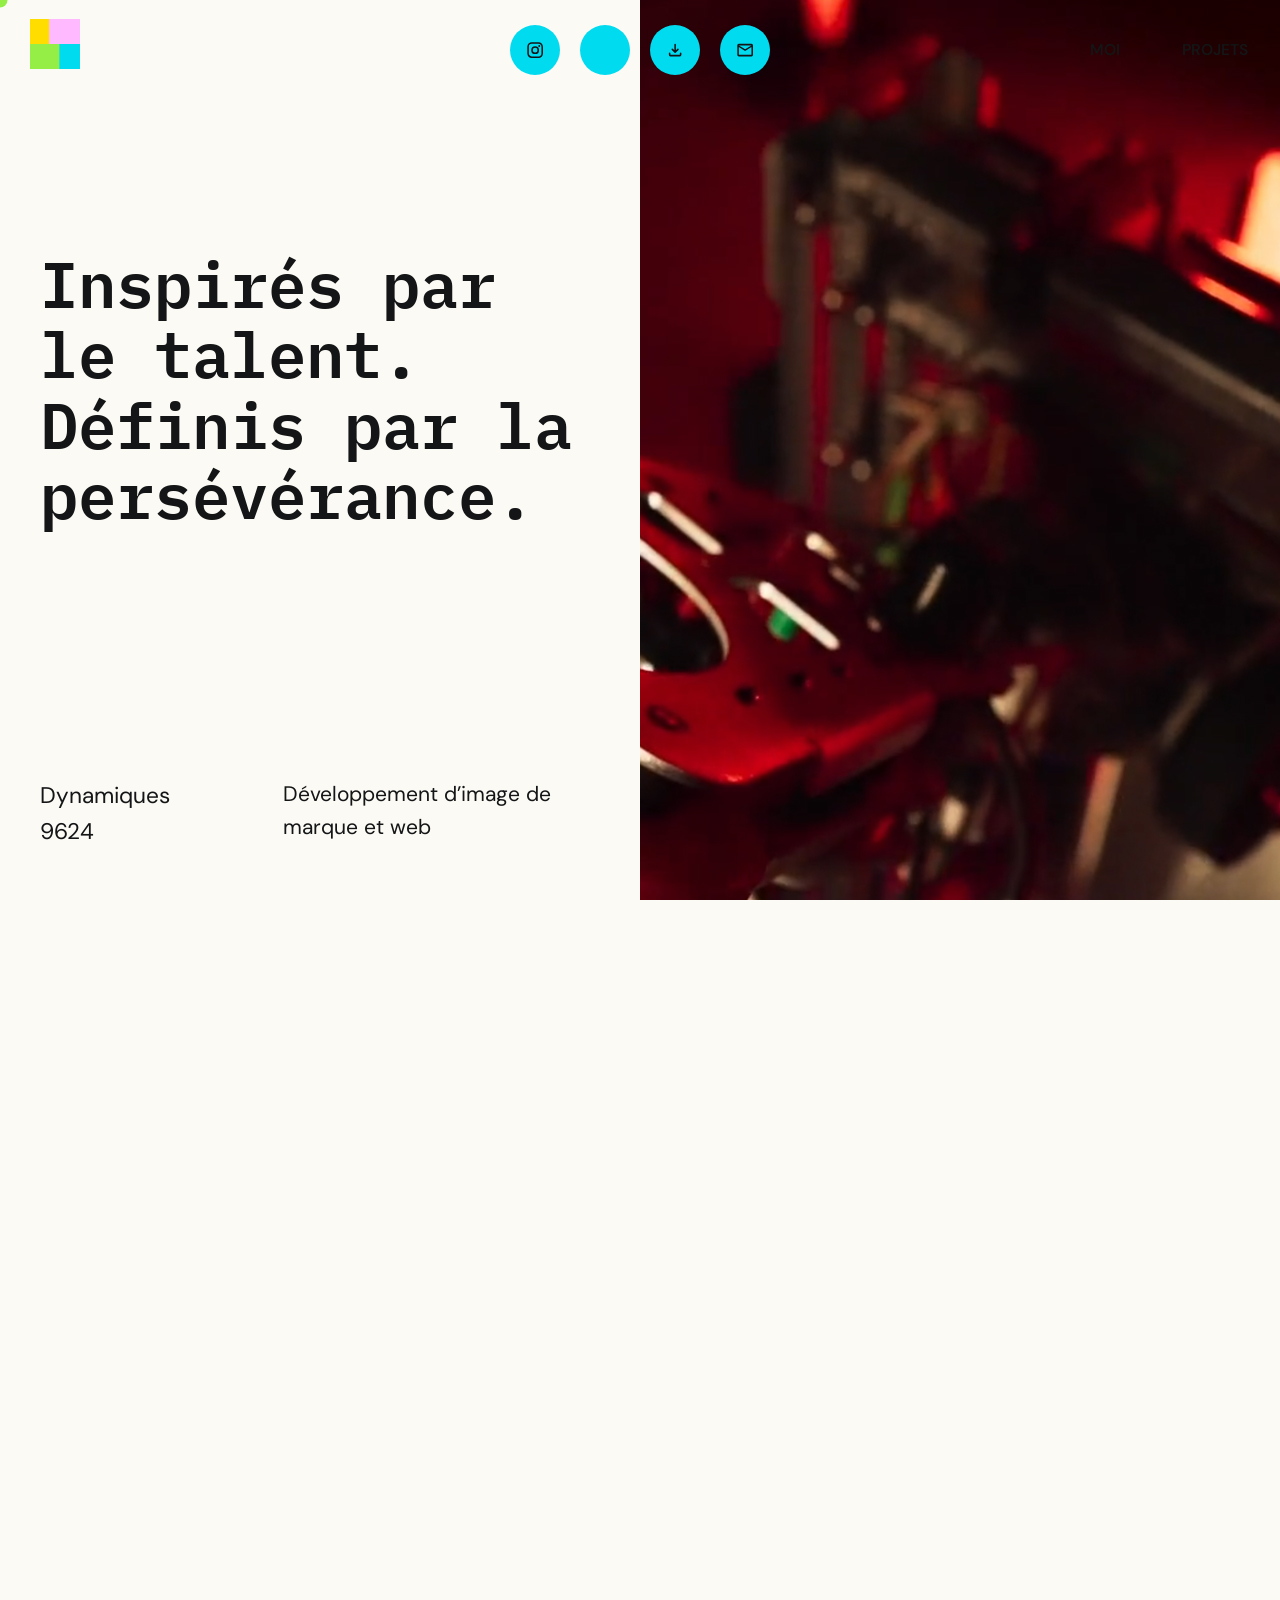
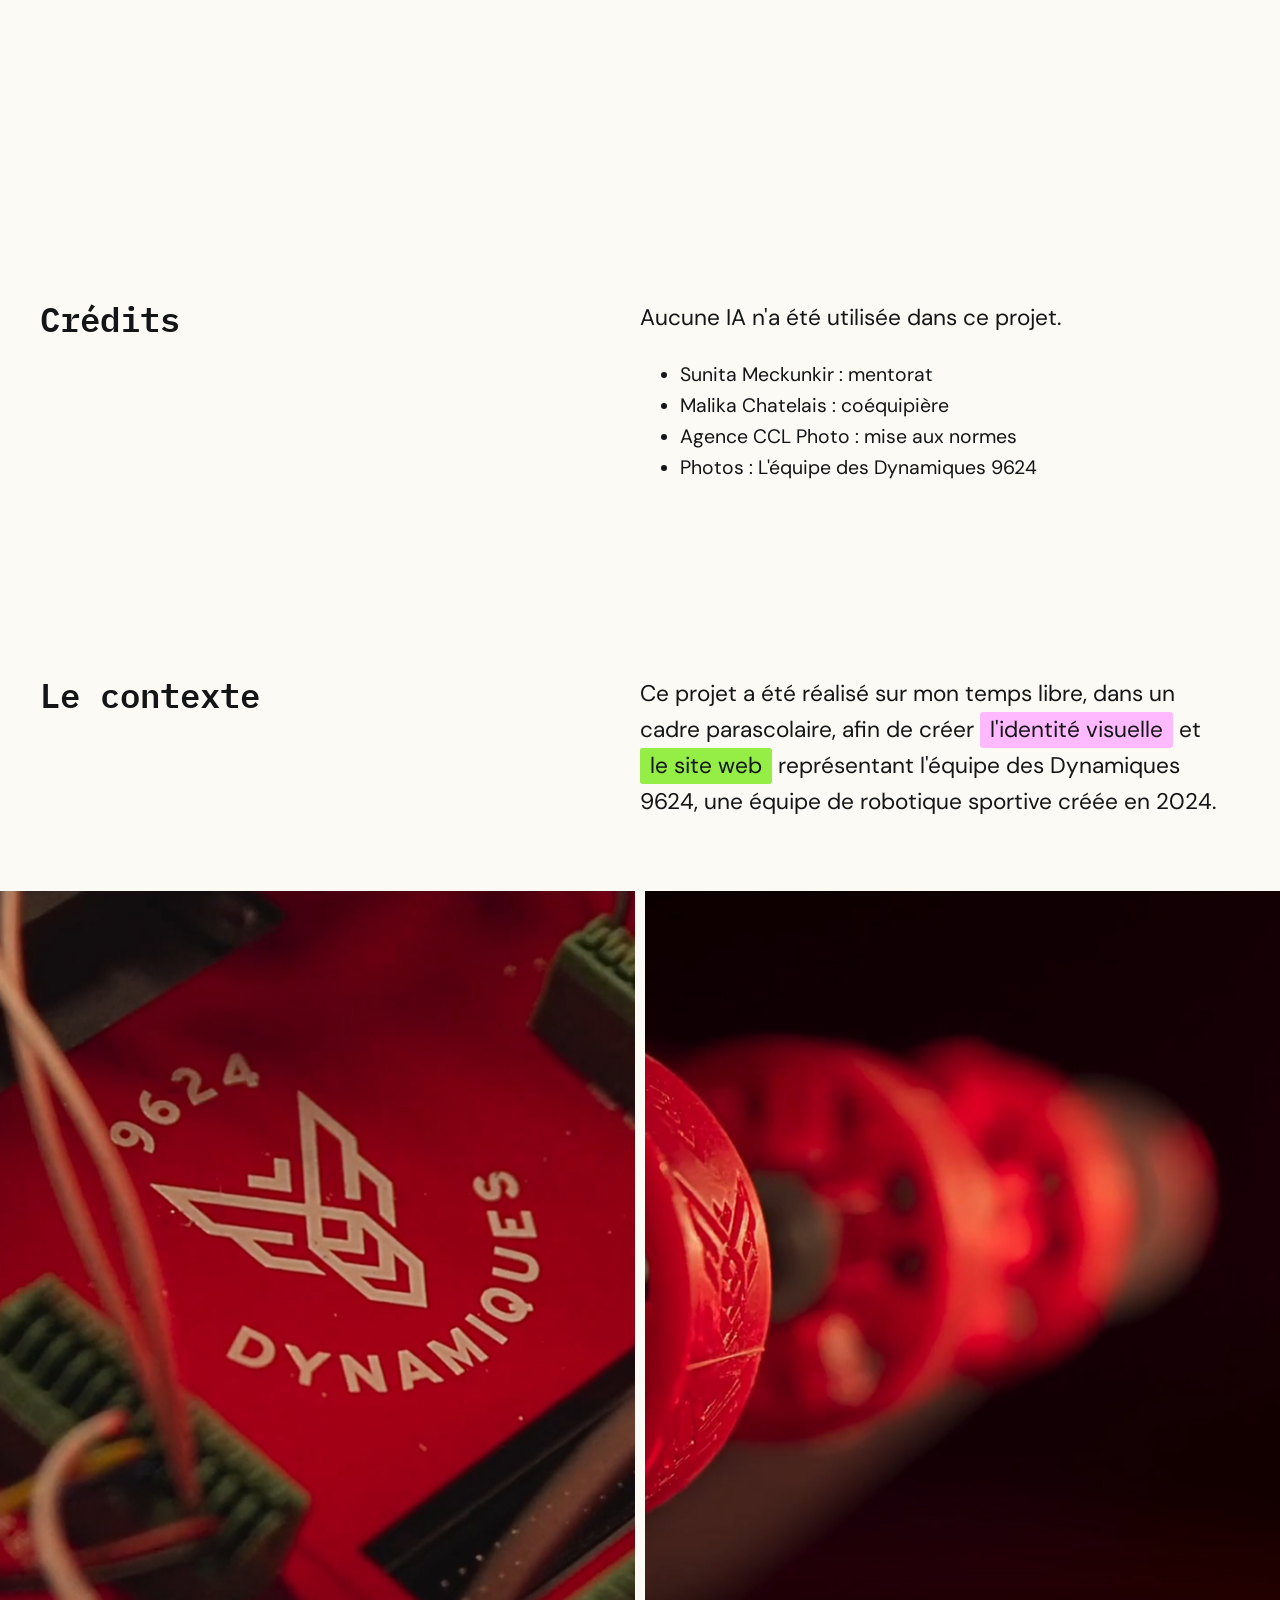
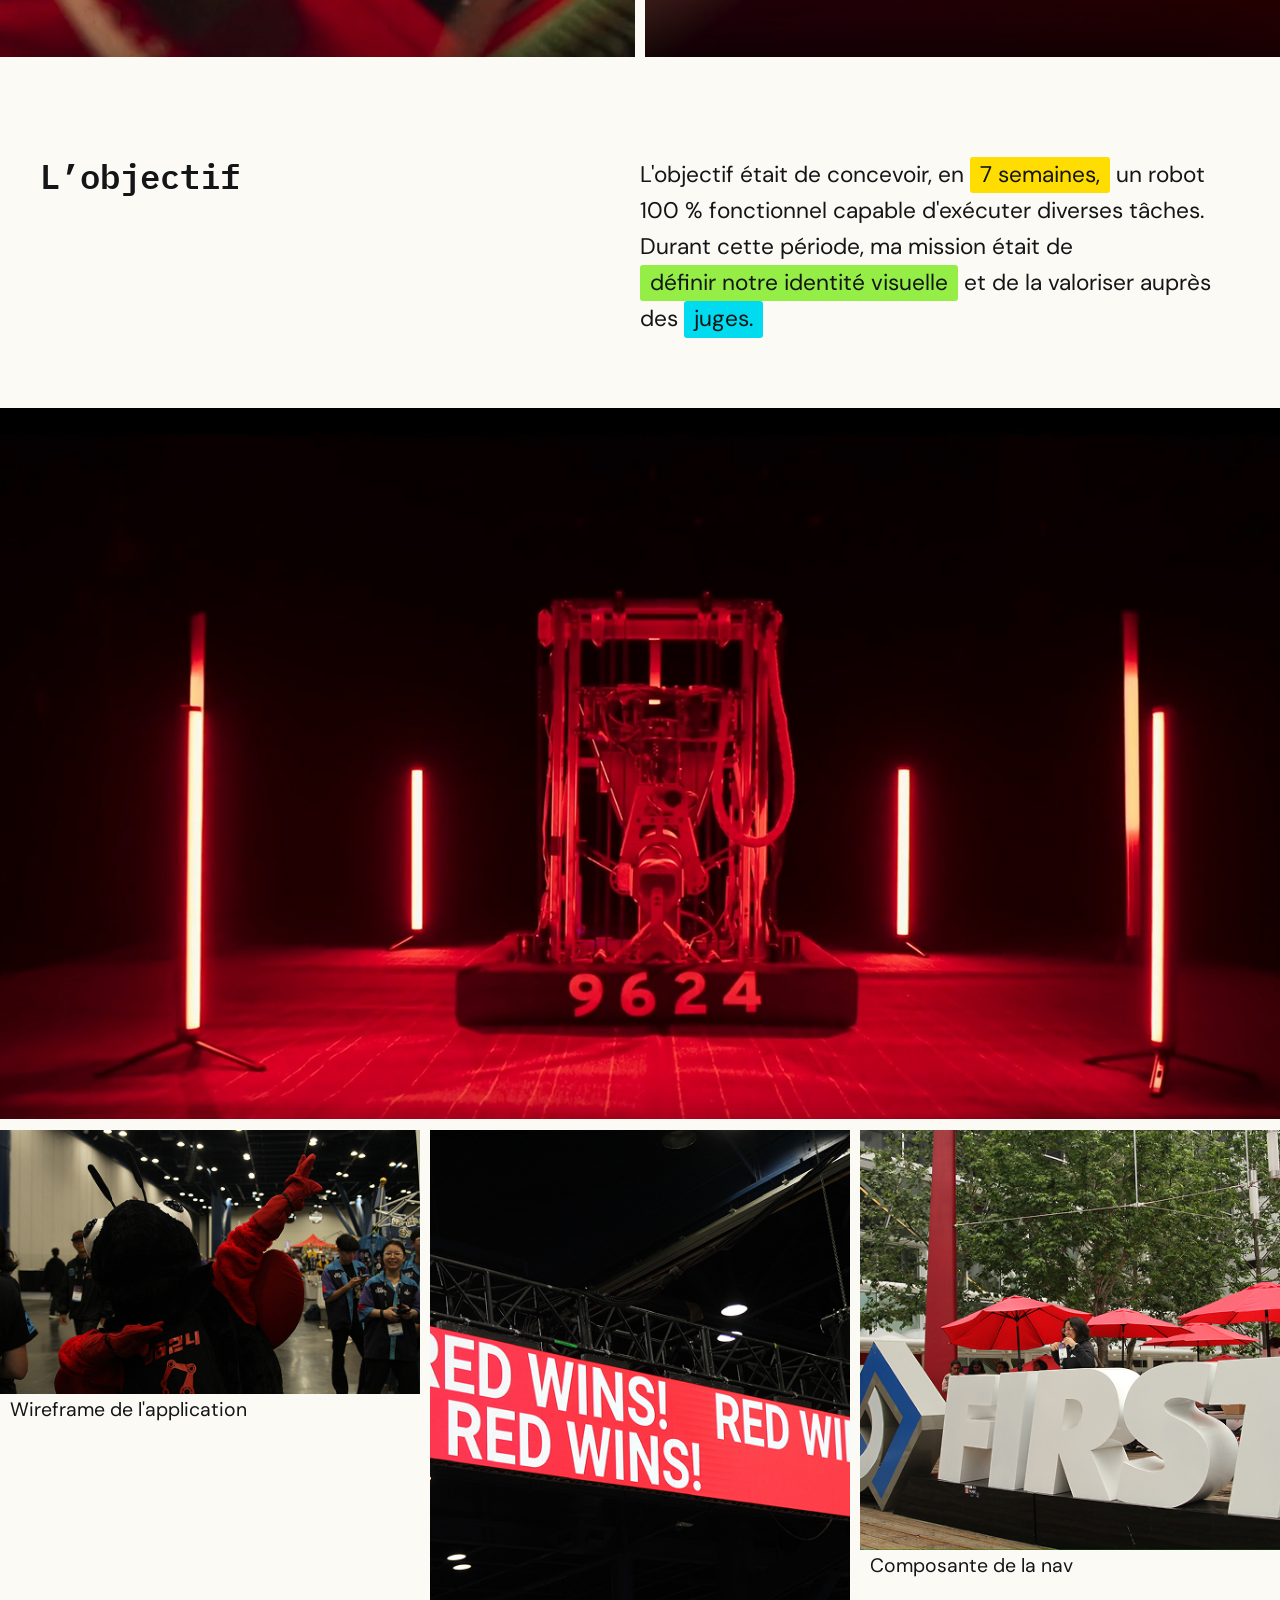
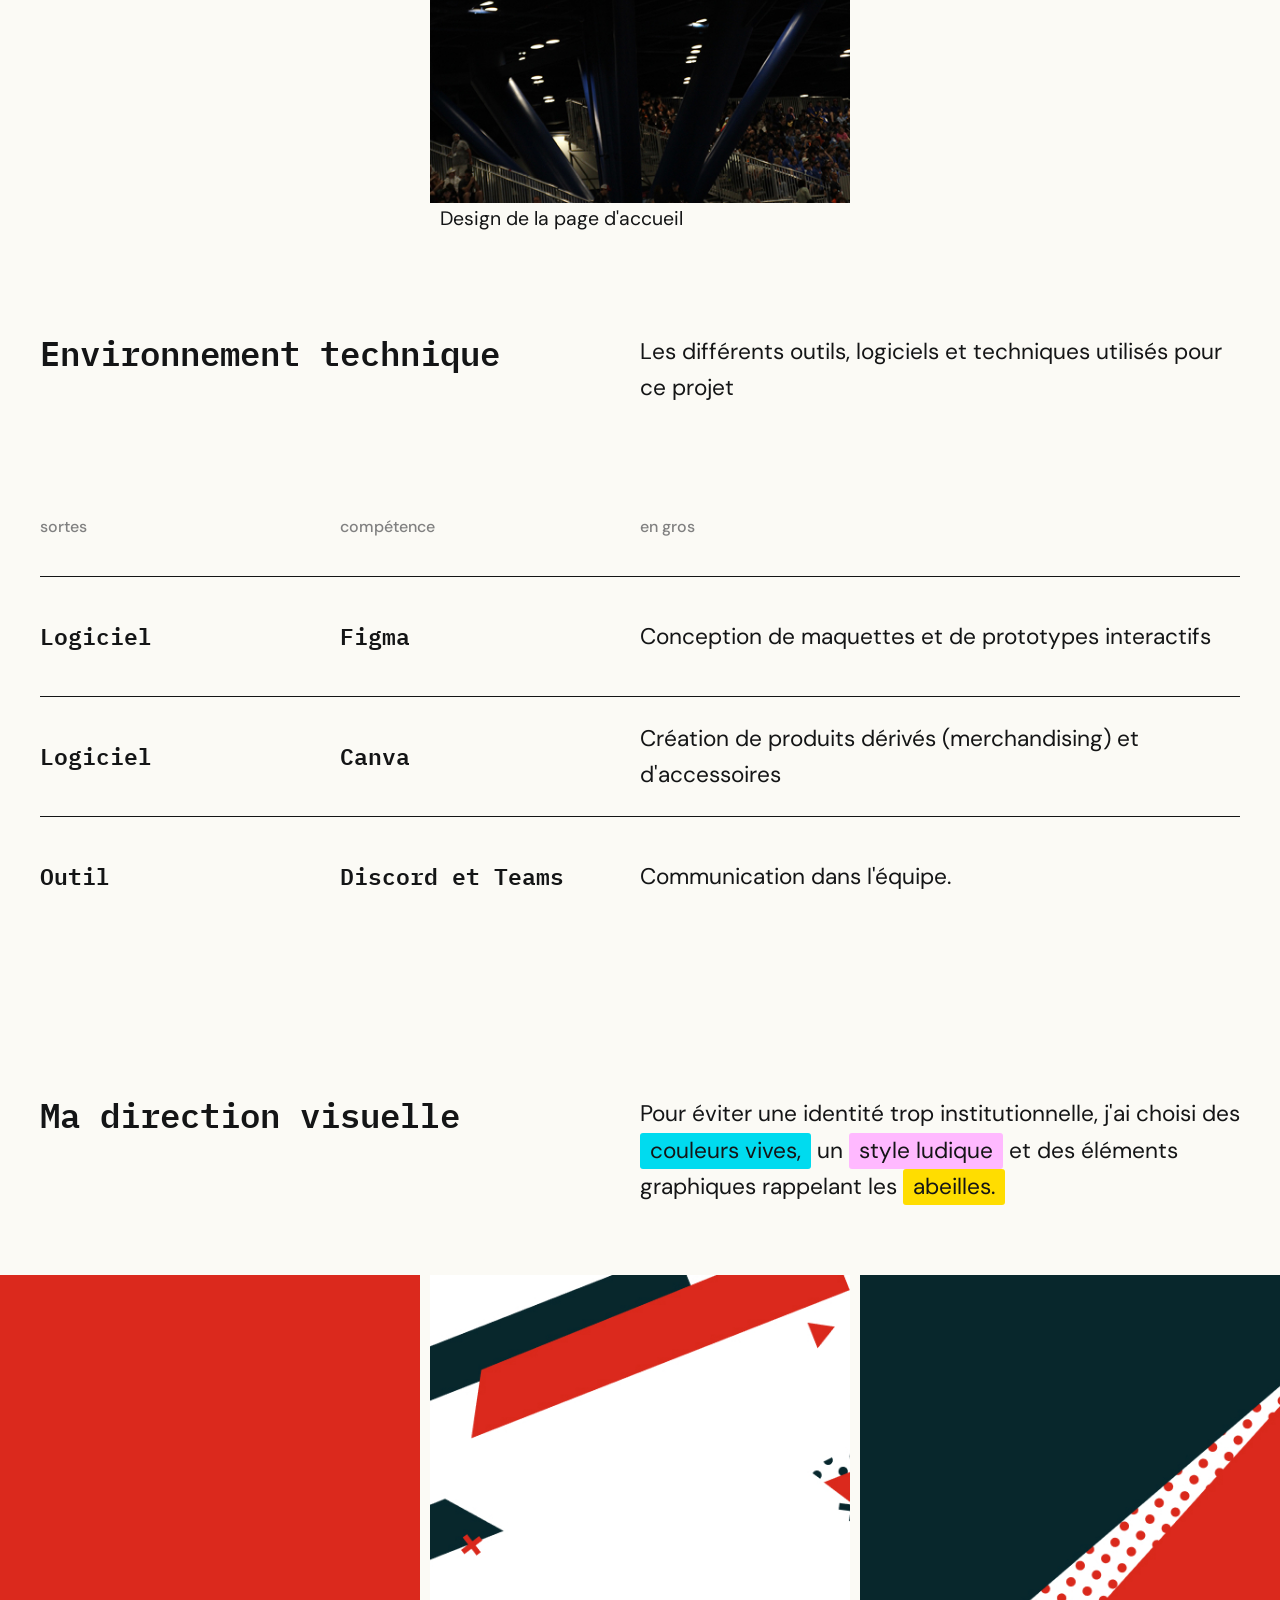
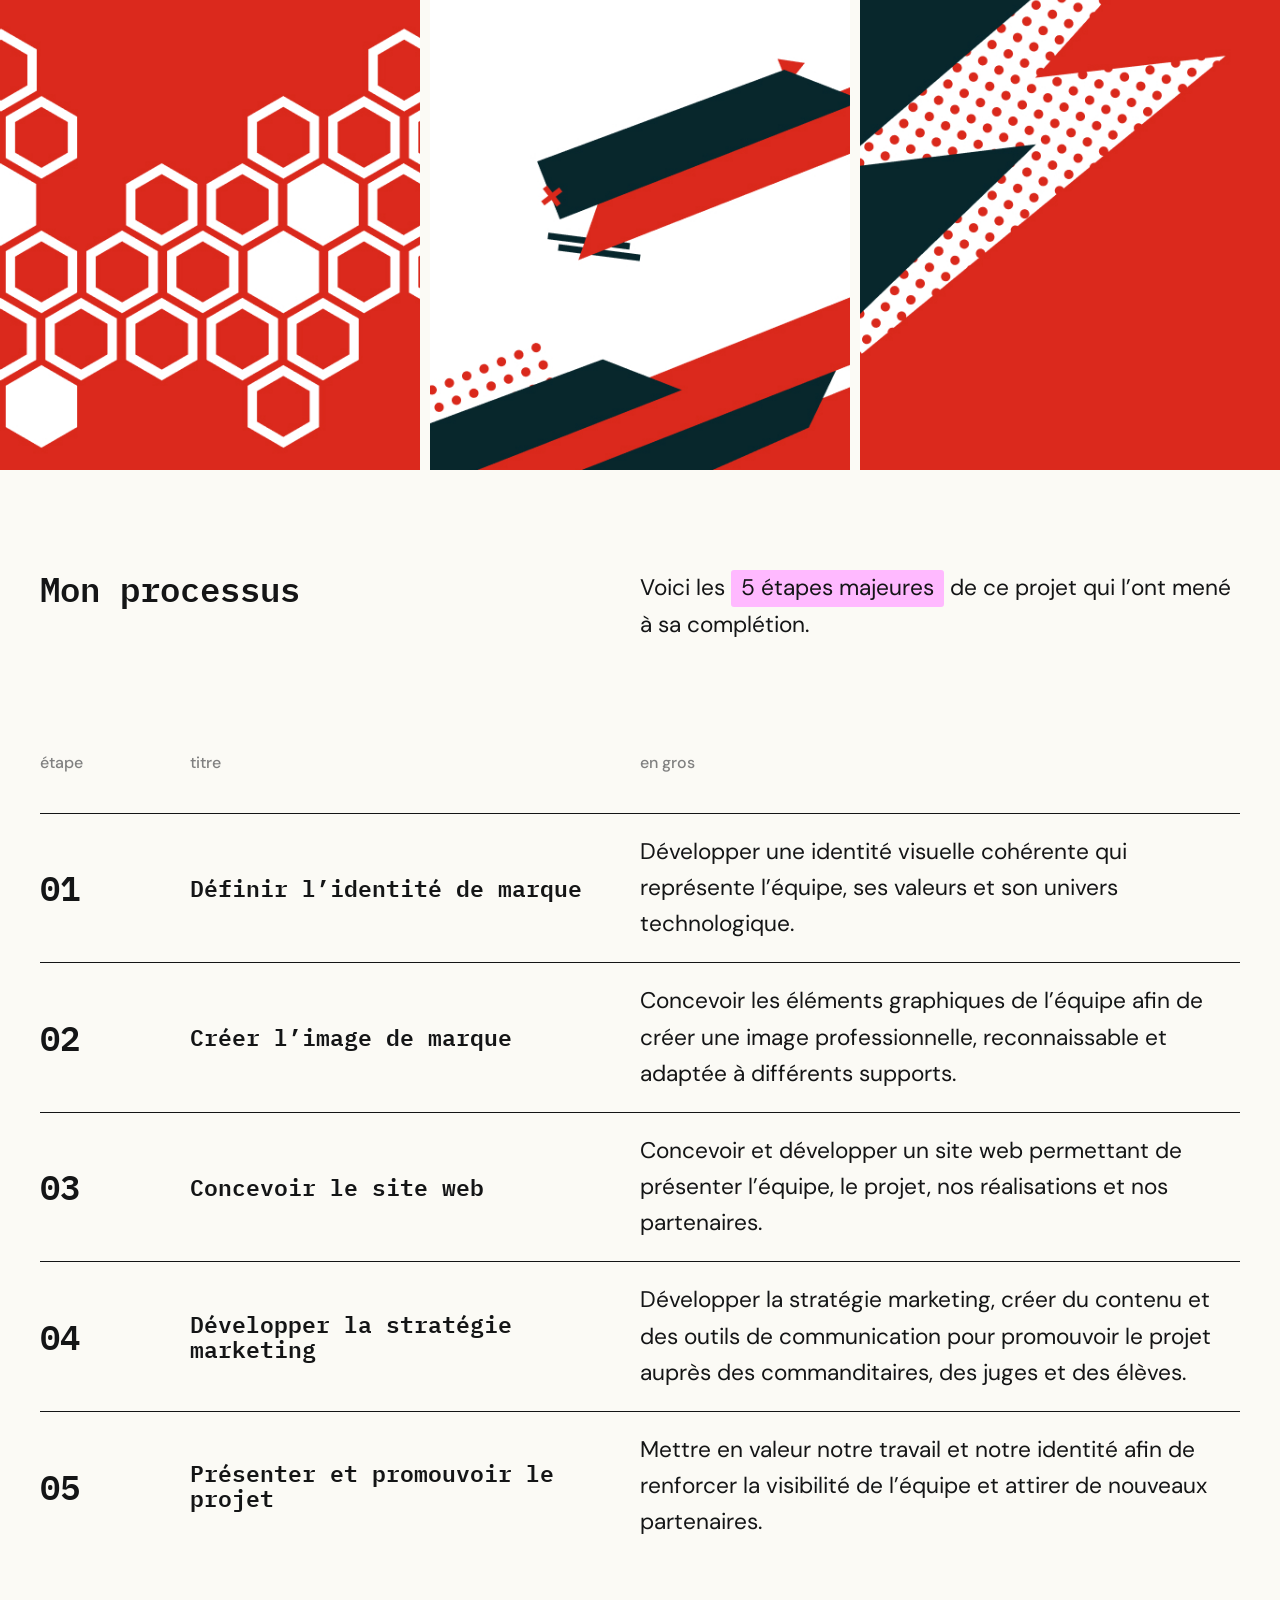
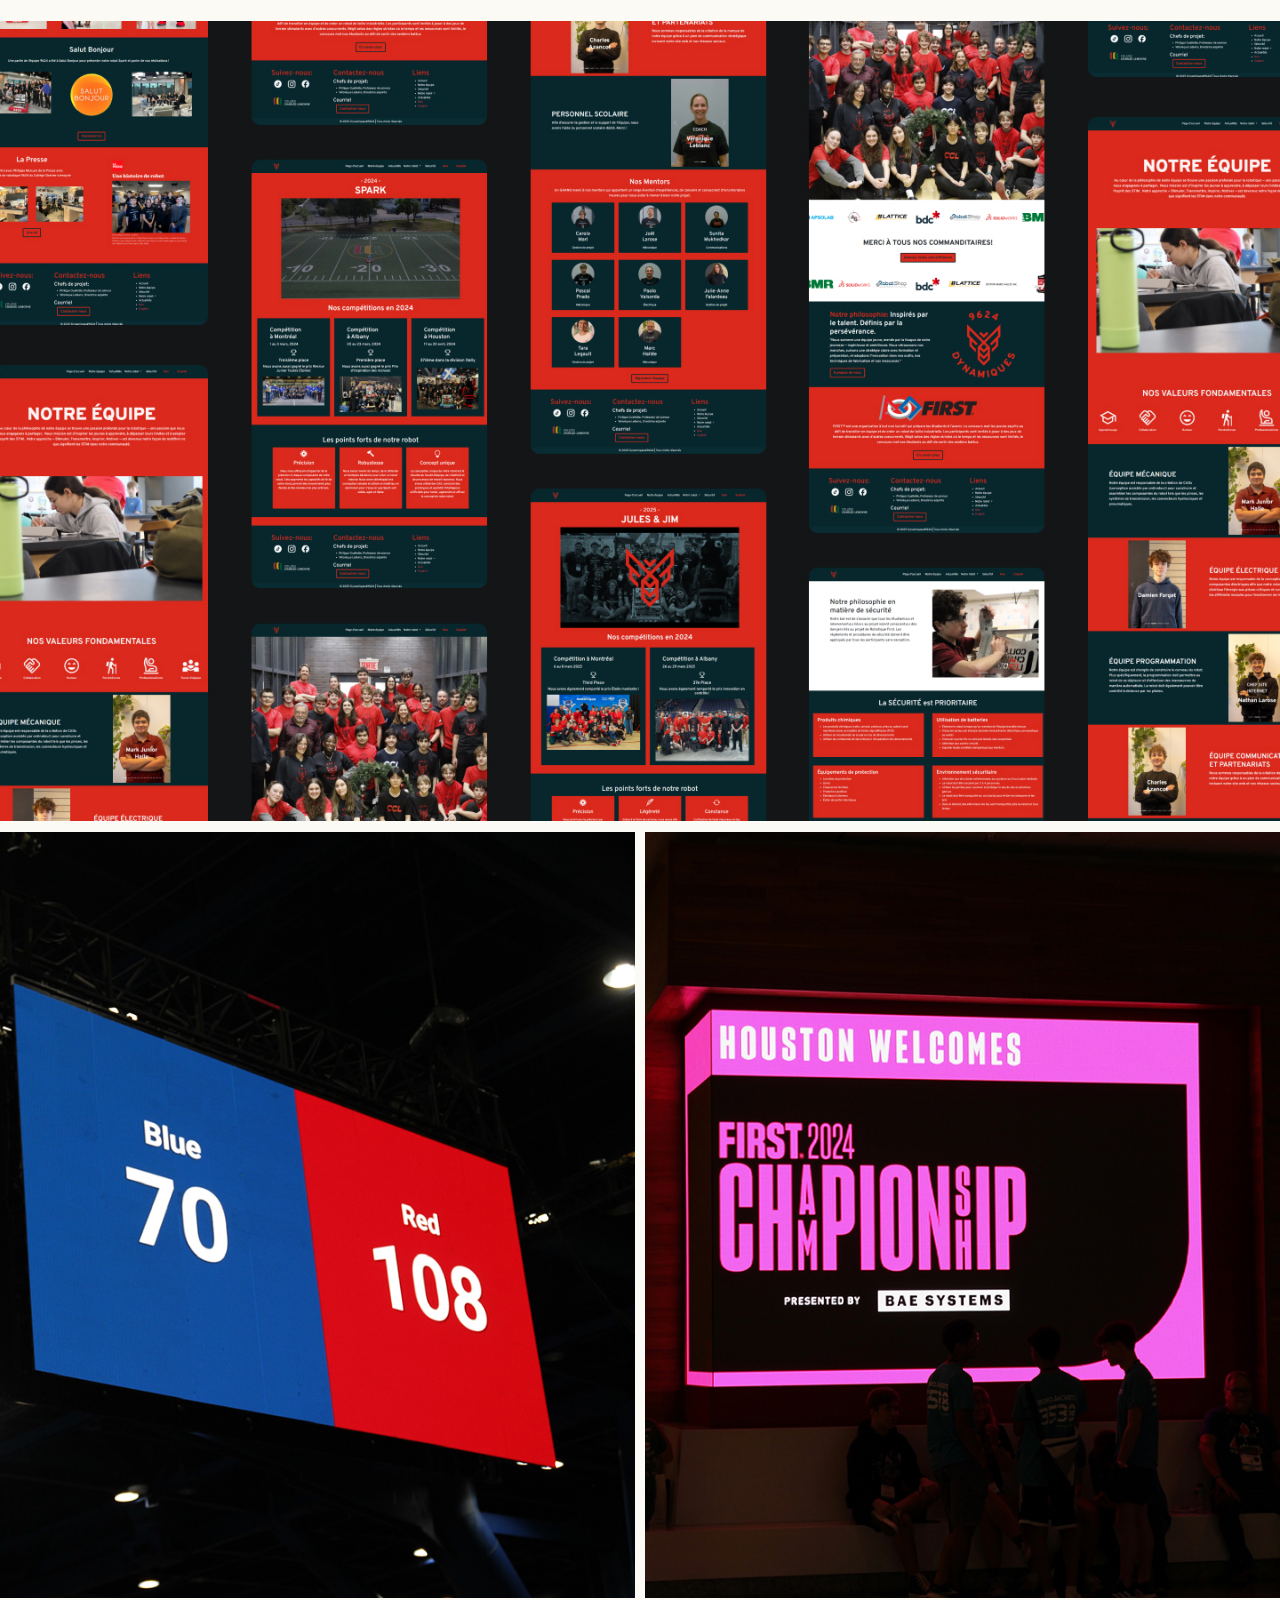
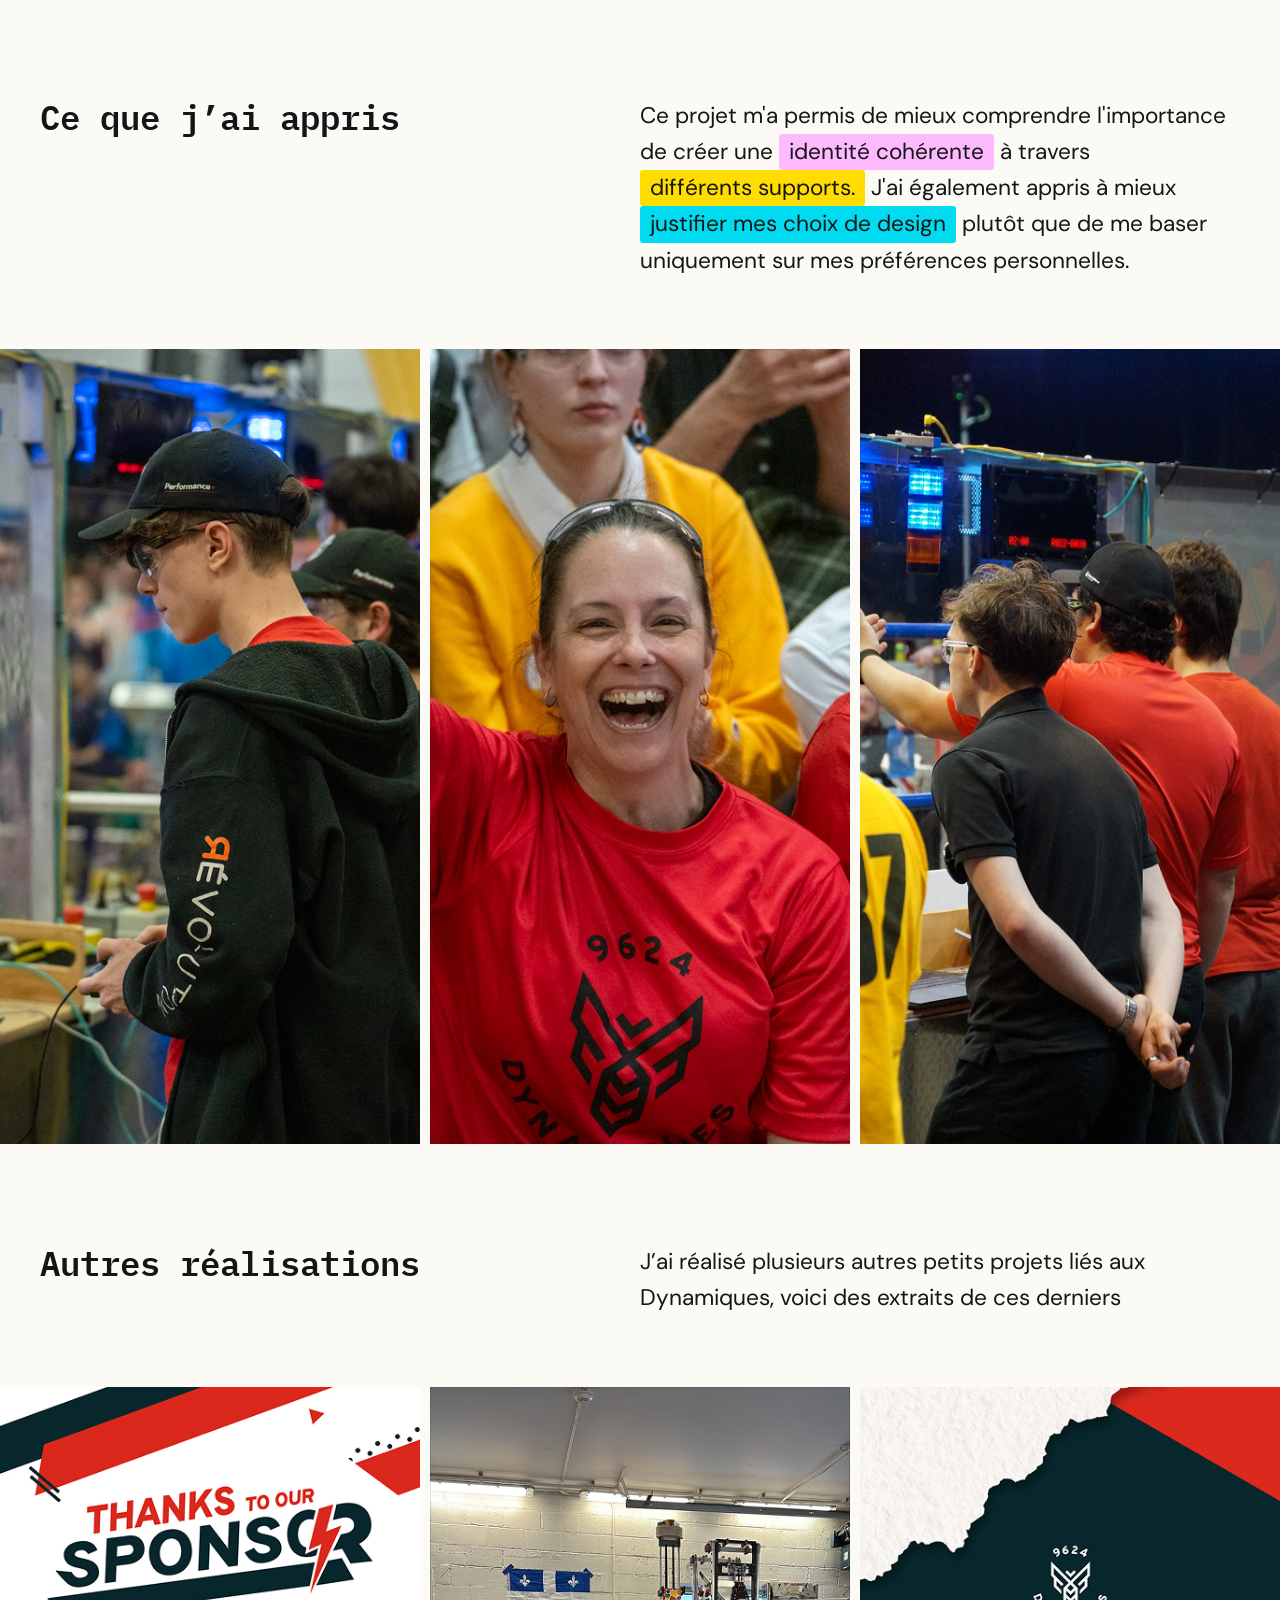
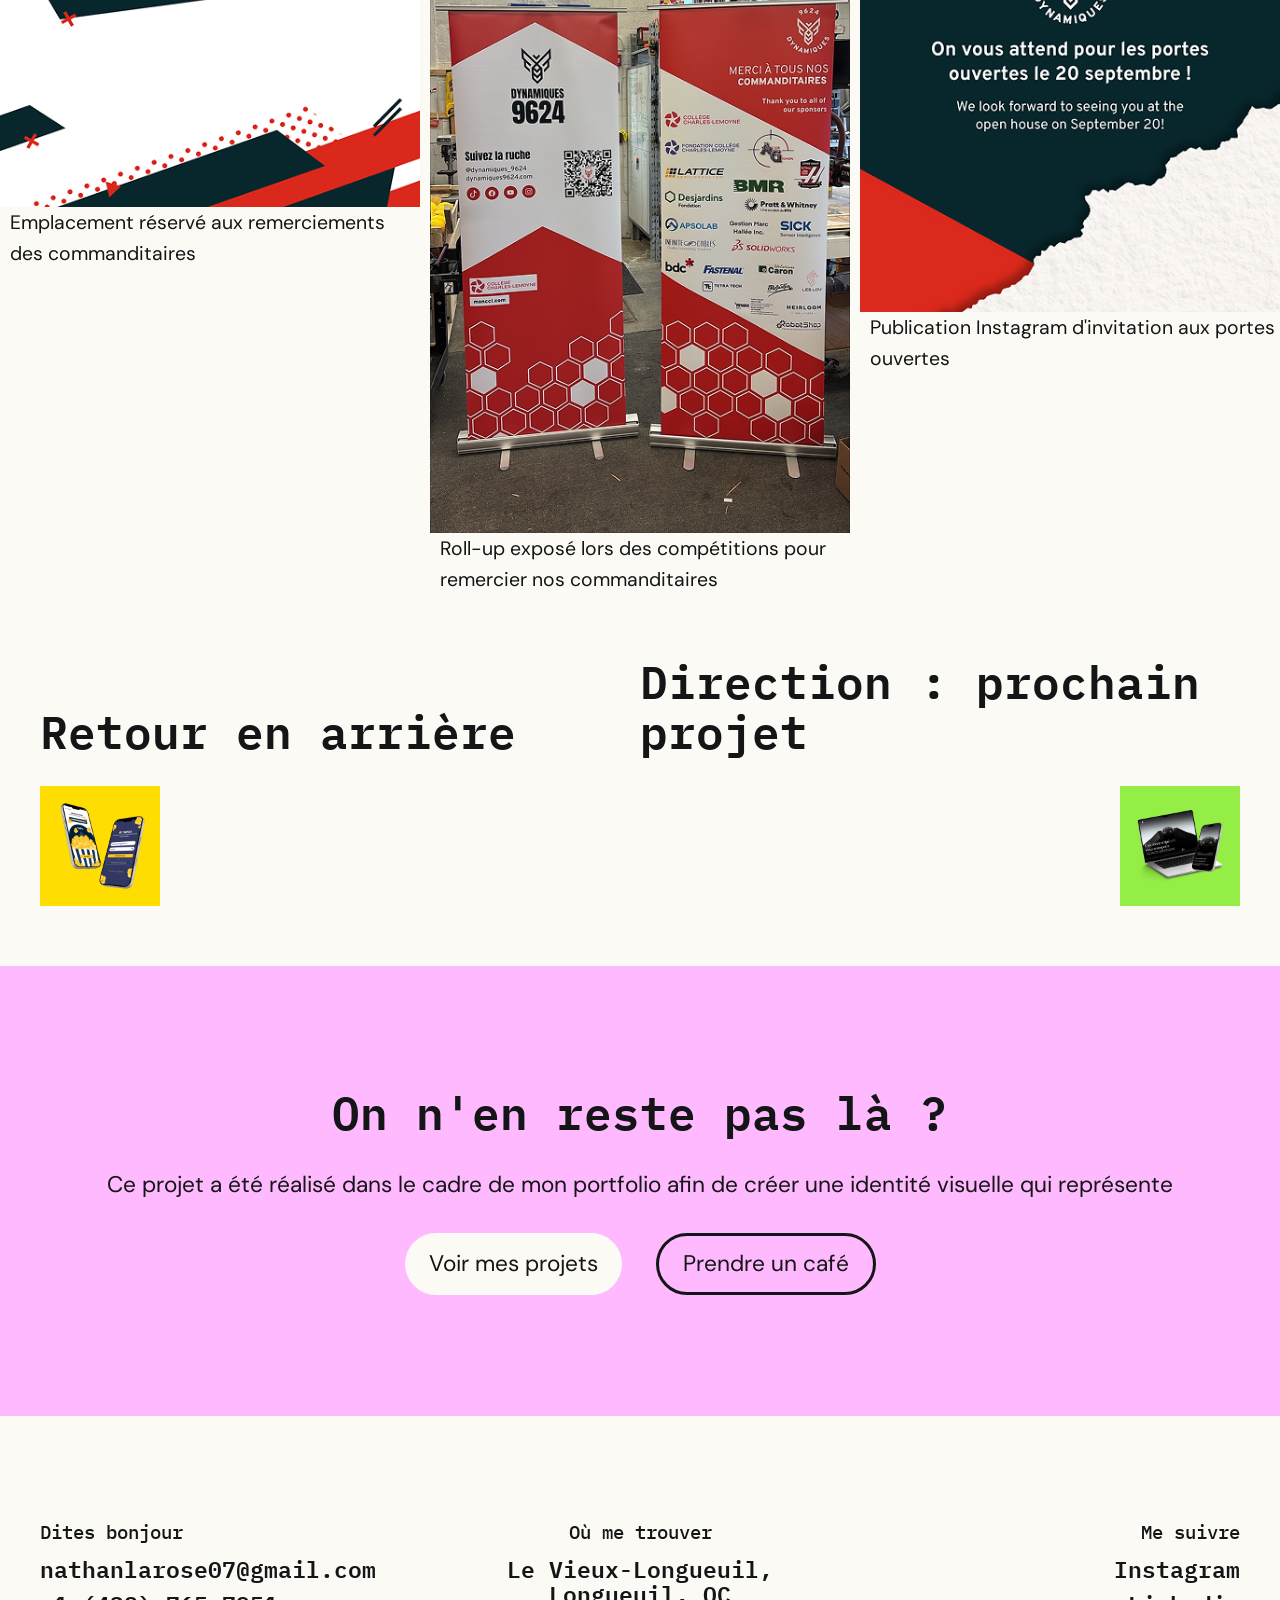
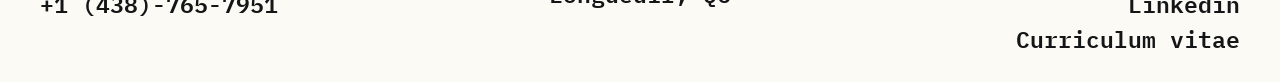
<file: projet-dynamiques.html>
<!DOCTYPE html>
<html lang="fr">

<head>
    <meta charset="utf-8" />
    <meta name="viewport" content="width=device-width, initial-scale=1.0" />
    <title>Nathan Larose | Portfolio</title>

    <link rel="stylesheet" href="styles/main.css" />

    <script src="scripts/main.js" defer></script>

    <!-- Favicon link -->
    <link rel="icon" type="image/png" href="assets/images/favicon/favicon-96x96.png" sizes="96x96" />
    <link rel="icon" type="image/svg+xml" href="assets/images/favicon/favicon.svg" />
    <link rel="shortcut icon" href="assets/images/favicon/favicon.ico" />
    <link rel="apple-touch-icon" sizes="180x180" href="assets/images/favicon/apple-touch-icon.png" />
    <link rel="manifest" href="assets/images/favicon/site.webmanifest" />
</head>
<!-- Google tag (gtag.js) -->
<script async src="https://www.googletagmanager.com/gtag/js?id=G-XW690DBLTF"></script>
<script>
    window.dataLayer = window.dataLayer || [];

    function gtag() {
        dataLayer.push(arguments);
    }
    gtag('js', new Date());

    gtag('config', 'G-XW690DBLTF');
</script>

<body data-component="Ball">
    <div class="page-transition" data-component="PageTransition">
        <div class="page-transition__rect"></div>
        <div class="page-transition__rect"></div>
        <div class="page-transition__rect"></div>
        <div class="page-transition__rect"></div>
    </div>

    <div class="cursor">
        <div class="cursor__ball">
            <div class="cursor__ball-text">
                <span class="cursor__ball-text-span"></span>
            </div>
        </div>
    </div>

    <header class="header" data-component="Header" data-threshold="0.1">
        <a href="index.html" class="header__brand">
            <img src="assets/images/logo.svg" alt="">
        </a>

        <nav class="nav__contact" aria-label="Contact">
            <div class="hub">
                <ul class="hub__information">
                    <li>
                        <a href="https://www.instagram.com/nate_pro07/" aria-label="Projets" target="_blank">
                            <svg class="icon icon--md hub--icons">
                                <use xlink:href="#icon-instagram"></use>
                            </svg>
                        </a>
                    </li>
                    <li>
                        <a href="https://www.linkedin.com/in/nathan-larose-013556300/" aria-label="LinkedIn" target="_blank">
                            <svg class="icon icon--md hub--icons">
                                <use xlink:href="#icon-linkedin"></use>
                            </svg>
                        </a>
                    </li>
                    <li>
                        <a href="assets/images/CV_nathan_larose_2026.pdf" download="" aria-label="Télécharger mon CV">
                            <svg class="icon icon--md hub--icons">
                                <use xlink:href="#icon-download"></use>
                            </svg>
                        </a>
                    </li>
                    <li>
                        <a href="mailto:nathanlarose07@gmail.com" aria-label="M'écrire un courriel">
                            <svg class="icon icon--md hub--icons">
                                <use xlink:href="#icon-contact"></use>
                            </svg>
                        </a>
                    </li>
                </ul>
            </div>
        </nav>

        <nav class="nav-primary" aria-label="Navigation principale">
            <ul class="nav__menu">
                <li>
                    <a href="index.html" class="nav__item">Moi</a>
                </li>
                <li>
                    <a href="projets.html" class="nav__item">Projets</a>
                </li>
            </ul>
        </nav>

        <button class="header__toggle js-toggle" aria-label="Menu">
            <span></span>
            <span></span>
            <span></span>
        </button>
    </header>


    <div data-component="Scroller">
        <div class="hero js-horiz">
            <div class="hero__content js-panel">
                <div class="wrapper">
                    <span></span>
                    <h1 class="">Inspirés par le talent. Définis par la persévérance.</h1>

                    <div class="hero__information">
                        <a href="https://dynamiques9624.com/" data-interactive data-cursor-text="Voir plus">Dynamiques 9624</a>
                        <p>Développement d’image de marque et web</p>
                    </div>
                </div>
            </div>

            <div class="hero__media js-panel">
                <picture>
                    <source media="(max-width: 768px)" srcset="assets/images/dynamiques9624/hero_dynamiques-mobile.jpg" />
                    <img src="assets/images/dynamiques9624/hero_dynamiques-desktop.jpg" alt="Portrait de Nathan Larose" />
                </picture>
            </div>
        </div>
    </div>

    <section class="apprentissage">
        <div class="wrapper">
            <div class="titre" data-component="HighlightText">
                <h3>Crédits</h3>
                <div class="textes">
                    <p>Aucune IA n'a été utilisée dans ce projet.</p>
                    <ul>
                        <li>Sunita Meckunkir : mentorat</li>
                        <li>Malika Chatelais : coéquipière</li>
                        <li>Agence CCL Photo : mise aux normes</li>
                        <li>Photos : L'équipe des Dynamiques 9624</li>
                    </ul>
                </div>
            </div>
        </div>
    </section>

    <section class="contexte">
        <div class="wrapper">
            <div class="titre" data-component="HighlightText">
                <h3>Le contexte</h3>
                <p>
                    Ce projet a été réalisé sur mon temps libre, dans un cadre parascolaire, afin de créer
                    <span class="highlight highlight--rose">
                        <span class="highlight-bg"></span>
                        l'identité visuelle
                    </span>
                    et
                    <span class="highlight highlight--vert">
                        <span class="highlight-bg"></span>
                        le site web
                    </span>
                    représentant l'équipe des Dynamiques 9624, une équipe de robotique sportive créée en 2024.
                </p>
            </div>
        </div>

        <div class="images">
            <div class="image">
                <img src="assets/images/dynamiques9624/dynamiques-contexte-1.jpg" alt="" />
            </div>
            <div class="image">
                <img src="assets/images/dynamiques9624/dynamiques-contexte-2.jpg" alt="" />
            </div>
        </div>
    </section>

    <section class="objectif">
        <div class="wrapper">
            <div class="titre" data-component="HighlightText">
                <h3>L’objectif</h3>
                <p>
                    L'objectif était de concevoir, en
                    <span class="highlight highlight--jaune">
                        <span class="highlight-bg"></span>
                        7 semaines,
                    </span>
                    un robot 100 % fonctionnel capable d'exécuter diverses tâches. Durant cette période, ma mission était de
                    <span class="highlight highlight--vert">
                        <span class="highlight-bg"></span>
                        définir notre identité visuelle
                    </span>
                    et de la valoriser auprès des
                    <span class="highlight highlight--bleu">
                        <span class="highlight-bg"></span>
                        juges.
                    </span>
                </p>
            </div>
        </div>

        <div class="image">
            <img src="assets/images/dynamiques9624/dynamiques-robot.jpg" alt="" />
        </div>

        <!-- Slider main container -->
        <div class="swiper" data-component="Carousel" data-interactive data-cursor-text="Déroule →">
            <!-- Additional required wrapper -->
            <div class="swiper-wrapper">
                <!-- Slides -->
                <div class="swiper-slide">
                    <img class="rectangle" src="assets/images/dynamiques9624/dynamiques-caroussel_slide-1.jpg" alt="" />

                    <p class="p-small">Wireframe de l'application</p>
                </div>
                <div class="swiper-slide">
                    <img src="assets/images/dynamiques9624/dynamiques-caroussel_slide-2.jpg" alt="" />
                    <p class="p-small">Design de la page d'accueil</p>
                </div>
                <div class="swiper-slide carre">
                    <img src="assets/images/dynamiques9624/dynamiques-caroussel_slide-3.jpg" alt="" />

                    <p class="p-small">Composante de la nav</p>
                </div>
                <div class="swiper-slide">
                    <img src="assets/images/dynamiques9624/dynamiques-caroussel_slide-4.jpg" alt="" />

                    <p class="p-small">Maquette de l'application</p>
                </div>
                <div class="swiper-slide">
                    <img src="assets/images/dynamiques9624/dynamiques-caroussel_slide-5.jpg" alt="" />

                    <p class="p-small">Éléments graphiques, icônes et boutons</p>
                </div>
            </div>
        </div>
    </section>

    <section class="processus technique">
        <div class="wrapper">
            <div class="titre" data-component="HighlightText">
                <h3>Environnement technique</h3>
                <p>Les différents outils, logiciels et techniques utilisés pour ce projet</p>
            </div>
        </div>
        <div class="">
            <div class="wrapper">
                <div class="listes labels">
                    <p>sortes</p>
                    <p>compétence</p>
                    <p>en gros</p>
                </div>
            </div>
        </div>
        <div class="full__projet pink">
            <div class="wrapper">
                <a class="projet listes hover-text" data-hover="dynamiques">
                    <h4>Logiciel</h4>
                    <h4>Figma</h4>
                    <p>Conception de maquettes et de prototypes interactifs</p>
                </a>
            </div>
        </div>
        <!-- <div class="full__projet bleu">
        <div class="wrapper">
            <a class="projet listes hover-text" data-hover="dynamiques">
                <h4>Outils</h4>
                <h4>Papier, crayon</h4>
                <p>Esquisse initiale du logo pour poser les bases artistiques</p>
            </a>
        </div>
    </div> -->
        <div class="full__projet vert">
            <div class="wrapper">
                <a class="projet listes hover-text" data-hover="dynamiques">
                    <h4>Logiciel</h4>
                    <h4>Canva</h4>
                    <p>Création de produits dérivés (merchandising) et d'accessoires</p>
                </a>
            </div>
        </div>
        <div class="full__projet jaune">
            <div class="wrapper">
                <a class="projet listes hover-text" data-hover="dynamiques">
                    <h4>Outil</h4>
                    <h4>Discord et Teams</h4>
                    <p>Communication dans l'équipe.</p>
                </a>
            </div>
        </div>
        <!-- <div class="full__projet jaune">
        <div class="wrapper">
            <a class="projet listes hover-text" data-hover="dynamiques">
                <h4>Logiciel</h4>
                <h4>Photoshop</h4>
                <p>Création d'images et de visuels complexes</p>
            </a>
        </div>
    </div> -->
        <!-- <div class="full__projet jaune">
        <div class="wrapper">
            <a class="projet listes hover-text" data-hover="dynamiques">
                <h4>Logiciel</h4>
                <h4>After Effects</h4>
                <p>Animation du logo</p>
            </a>
        </div>
    </div> -->
    </section>

    <section class="direction_visuel">
        <div class="wrapper">
            <div class="titre" data-component="HighlightText">
                <h3>Ma direction visuelle</h3>
                <p>
                    Pour éviter une identité trop institutionnelle, j'ai choisi des

                    <span class="highlight highlight--bleu">
                        <span class="highlight-bg"></span>
                        couleurs vives,
                    </span>
                    un
                    <span class="highlight highlight--rose">
                        <span class="highlight-bg"></span>
                        style ludique
                    </span>
                    et des éléments graphiques rappelant les
                    <span class="highlight highlight--jaune">
                        <span class="highlight-bg"></span>
                        abeilles.
                    </span>
                </p>
            </div>
        </div>

        <div class="images">
            <div class="image">
                <img src="assets/images/dynamiques9624/dynamiques-direction_visuel-1.jpg" alt="" />

                <p class="p-small">Légende</p>
            </div>
            <div class="image">
                <img src="assets/images/dynamiques9624/dynamiques-direction_visuel-2.jpg" alt="" />
                <p class="p-small">Légende</p>
            </div>
            <div class="image">
                <img src="assets/images/dynamiques9624/dynamiques-direction_visuel-3.jpg" alt="" />
                <p class="p-small">Légende</p>
            </div>
        </div>
    </section>

    <section class="processus" data-component="HoverImage">
        <div class="hover-image larger" data-hover="identite"><img src="assets/images/dynamiques9624/identité.jpg" /></div>
        <div class="hover-image larger" data-hover="marque"><img src="assets/images/dynamiques9624/marque.jpg" /></div>
        <div class="hover-image larger" data-hover="site"><img src="assets/images/dynamiques9624/site_web.jpg" /></div>
        <div class="hover-image larger" data-hover="strategie"><img src="assets/images/dynamiques9624/strategie.jpg" /></div>
        <div class="hover-image larger" data-hover="juges"><img src="assets/images/dynamiques9624/juges.jpg" /></div>

        <div class="wrapper">
            <div class="titre" data-component="HighlightText">
                <h3>Mon processus</h3>
                <p>
                    Voici les
                    <span class="highlight highlight--rose">
                        <span class="highlight-bg"></span>
                        5 étapes majeures
                    </span>
                    de ce projet qui l’ont mené à sa complétion.
                </p>
            </div>
        </div>
        <div class="">
            <div class="wrapper">
                <div class="listes labels">
                    <p>étape</p>
                    <p>titre</p>
                    <p>en gros</p>
                </div>
            </div>
        </div>
        <div class="full__projet pink">
            <div class="wrapper">
                <a class="projet listes hover-text" data-hover="identite">
                    <img src="assets/images/dynamiques9624/dynamiques-marque_mobile.jpg" alt="" />
                    <h3>01</h3>
                    <h4>Définir l’identité de marque</h4>
                    <p>Développer une identité visuelle cohérente qui représente l’équipe, ses valeurs et son univers technologique.</p>
                </a>
            </div>
        </div>
        <div class="full__projet bleu">
            <div class="wrapper">
                <a class="projet listes hover-text" data-hover="marque">
                    <img src="assets/images/dynamiques9624/dynamiques-image_mobile.jpg" alt="" />
                    <h3>02</h3>
                    <h4>Créer l’image de marque</h4>
                    <p>Concevoir les éléments graphiques de l’équipe afin de créer une image professionnelle, reconnaissable et adaptée à différents supports.</p>
                </a>
            </div>
        </div>
        <div class="full__projet vert">
            <div class="wrapper">
                <a class="projet listes hover-text" data-hover="site">
                    <img src="assets/images/dynamiques9624/dynamiques-site_mobile.jpg" alt="" />
                    <h3>03</h3>
                    <h4>Concevoir le site web</h4>
                    <p>Concevoir et développer un site web permettant de présenter l’équipe, le projet, nos réalisations et nos partenaires.</p>
                </a>
            </div>
        </div>
        <div class="full__projet jaune">
            <div class="wrapper">
                <a class="projet listes hover-text" data-hover="strategie">
                    <img src="assets/images/dynamiques9624/dynamiques-strategie_mobile.jpg" alt="" />
                    <h3>04</h3>
                    <h4>Développer la stratégie marketing</h4>
                    <p>
                        Développer la stratégie marketing, créer du contenu et des outils de communication pour promouvoir le projet auprès des commanditaires, des
                        juges et des élèves.
                    </p>
                </a>
            </div>
        </div>
        <div class="full__projet pink">
            <div class="wrapper">
                <a class="projet listes hover-text" data-hover="juges">
                    <img src="assets/images/dynamiques9624/dynamiques-juge_mobile.jpg" alt="" />
                    <h3>05</h3>
                    <h4>Présenter et promouvoir le projet</h4>
                    <p>Mettre en valeur notre travail et notre identité afin de renforcer la visibilité de l’équipe et attirer de nouveaux partenaires.</p>
                </a>
            </div>
        </div>
    </section>

    <div class="image">
        <img src="assets/images/dynamiques9624/dynamiques-site_web.jpg" alt="" />
    </div>
    <div class="contexte">
        <div class="images">
            <div class="image">
                <img src="assets/images/dynamiques9624/dynamiques-contexte-3.jpg" alt="" />
            </div>
            <div class="image">
                <img src="assets/images/dynamiques9624/dynamiques-contexte-4.jpg" alt="" />
            </div>
        </div>
    </div>

    <section class="apprentissage">
        <div class="wrapper">
            <div class="titre" data-component="HighlightText">
                <h3>Ce que j’ai appris</h3>
                <p>
                    Ce projet m'a permis de mieux comprendre l'importance de créer une
                    <span class="highlight highlight--rose">
                        <span class="highlight-bg"></span>
                        identité cohérente
                    </span>
                    à travers
                    <span class="highlight highlight--jaune">
                        <span class="highlight-bg"></span>
                        différents supports.
                    </span>
                    J'ai également appris à mieux
                    <span class="highlight highlight--bleu">
                        <span class="highlight-bg"></span>
                        justifier mes choix de design
                    </span>
                    plutôt que de me baser uniquement sur mes préférences personnelles.
                </p>
            </div>
        </div>

        <div class="direction_visuel">
            <div class="images">
                <div class="image">
                    <img src="assets/images/dynamiques9624/dynamiques-apprentissage-1.jpg" alt="" />

                    <p class="p-small">Légende</p>
                </div>
                <div class="image">
                    <img src="assets/images/dynamiques9624/dynamiques-apprentissage-2.jpg" alt="" />
                    <p class="p-small">Légende</p>
                </div>
                <div class="image">
                    <img src="assets/images/dynamiques9624/dynamiques-apprentissage-3.jpg" alt="" />
                    <p class="p-small">Légende</p>
                </div>
            </div>
        </div>
    </section>

    <section class="realisation">
        <div class="wrapper">
            <div class="titre" data-component="HighlightText">
                <h3>Autres réalisations</h3>
                <p>J’ai réalisé plusieurs autres petits projets liés aux Dynamiques, voici des extraits de ces derniers</p>
            </div>
        </div>

        <!-- Slider main container -->
        <div class="swiper" data-component="Carousel" data-interactive data-cursor-text="Déroule →">
            <!-- Additional required wrapper -->
            <div class="swiper-wrapper">
                <!-- Slides -->
                <div class="swiper-slide">
                    <img class="rectangle" src="assets/images/dynamiques9624/dynamiques-caroussel-more_slide-1.jpg" alt="" />

                    <p class="p-small">Emplacement réservé aux remerciements des commanditaires</p>
                </div>
                <div class="swiper-slide">
                    <img src="assets/images/dynamiques9624/dynamiques-caroussel-more_slide-2.jpg" alt="" />
                    <p class="p-small">Roll-up exposé lors des compétitions pour remercier nos commanditaires</p>
                </div>
                <div class="swiper-slide carre">
                    <img src="assets/images/dynamiques9624/dynamiques-caroussel-more_slide-3.jpg" alt="" />

                    <p class="p-small">Publication Instagram d'invitation aux portes ouvertes</p>
                </div>
                <div class="swiper-slide">
                    <img src="assets/images/dynamiques9624/dynamiques-caroussel-more_slide-4.jpg" alt="" />

                    <p class="p-small">Affiche pour la collecte de canettes (levée de fonds)</p>
                </div>
                <div class="swiper-slide">
                    <img src="assets/images/dynamiques9624/dynamiques-caroussel-more_slide-5.jpg" alt="" />

                    <p class="p-small">Publications hebdomadaires sur Instagram retraçant l'actualité de l'équipe (8 au total)</p>
                </div>
                <div class="swiper-slide">
                    <img src="assets/images/dynamiques9624/dynamiques-caroussel-more_slide-6.jpg" alt="" />

                    <p class="p-small">Brochure explicative présentant le robot</p>
                </div>
                <div class="swiper-slide">
                    <img src="assets/images/dynamiques9624/dynamiques-caroussel-more_slide-7.jpg" alt="" />

                    <p class="p-small">Publication Instagram pour l'annonce de notre spectacle de musique</p>
                </div>
                <div class="swiper-slide">
                    <img src="assets/images/dynamiques9624/dynamiques-caroussel-more_slide-8.jpg" alt="" />

                    <p class="p-small">Affiche de sécurité apposée sur nos zones de travail</p>
                </div>
            </div>
        </div>
    </section>

    <section class="next">
        <div class="wrapper">
            <a href="projet-timflix.html" data-interactive data-cursor-text="Voir plus">
                <h2>Retour en arrière</h2>
                <img src="assets/images/preview-timflix.jpg" alt="" />
            </a>
            <a href="projet-webjam.html" data-interactive data-cursor-text="Voir plus">
                <h2>Direction : prochain projet</h2>
                <img src="assets/images/preview-webjam.jpg" alt="" />
            </a>
        </div>
    </section>

    <section class="cta">
        <div class="wrapper">
            <h2>On n'en reste pas là ?</h2>
            <p>Ce projet a été réalisé dans le cadre de mon portfolio afin de créer une identité visuelle qui représente</p>

            <div class="buttons">
                <a class="button secondary" href="projets.html" data-interactive data-cursor-text="Voir plus">Voir mes projets</a>
                <a class="button primary" href="projets.html" data-interactive data-cursor-text="Voir plus">Prendre un café</a>
            </div>
        </div>
    </section>

    <footer class="footer">
        <div class="wrapper grids">
            <div class="grid footer__contact">
                <p>Dites bonjour</p>
                <a class="h4" href="mailto:nathanlarose07@gmail.com" data-interactive data-cursor-text="Écrire">
                    nathanlarose07@gmail.com
                </a>
                <a class="h4" href="tel:+14387657951" data-interactive data-cursor-text="Appeler">
                    +1 (438)-765-7951
                </a>
            </div>

            <div class="grid footer__localisation">
                <p>Où me trouver</p>
                <a class="h4" href="https://www.google.com/maps/search/?api=1&query=Vieux-Longueuil,+Longueuil,+QC" target="_blank" rel="noopener noreferrer" data-interactive data-cursor-text="Me trouver">
                    Le Vieux-Longueuil, <br> Longueuil, QC
                </a>
            </div>

            <div class="grid footer__media">
                <p>Me suivre</p>
                <a class="h4" href="https://www.instagram.com/nate_pro07/" data-interactive target="_blank" data-cursor-text="Voir plus">
                    Instagram
                </a>
                <a class="h4" href="https://www.linkedin.com/in/nathan-larose-013556300/" data-interactive target="_blank" data-cursor-text="Voir plus">
                    Linkedin
                </a>
                <a class="h4" href="assets/images/CV_nathan_larose_2026.pdf" download="" data-interactive data-cursor-text="Voir plus">
                    Curriculum vitae
                </a>
            </div>
        </div>
    </footer>
</file>
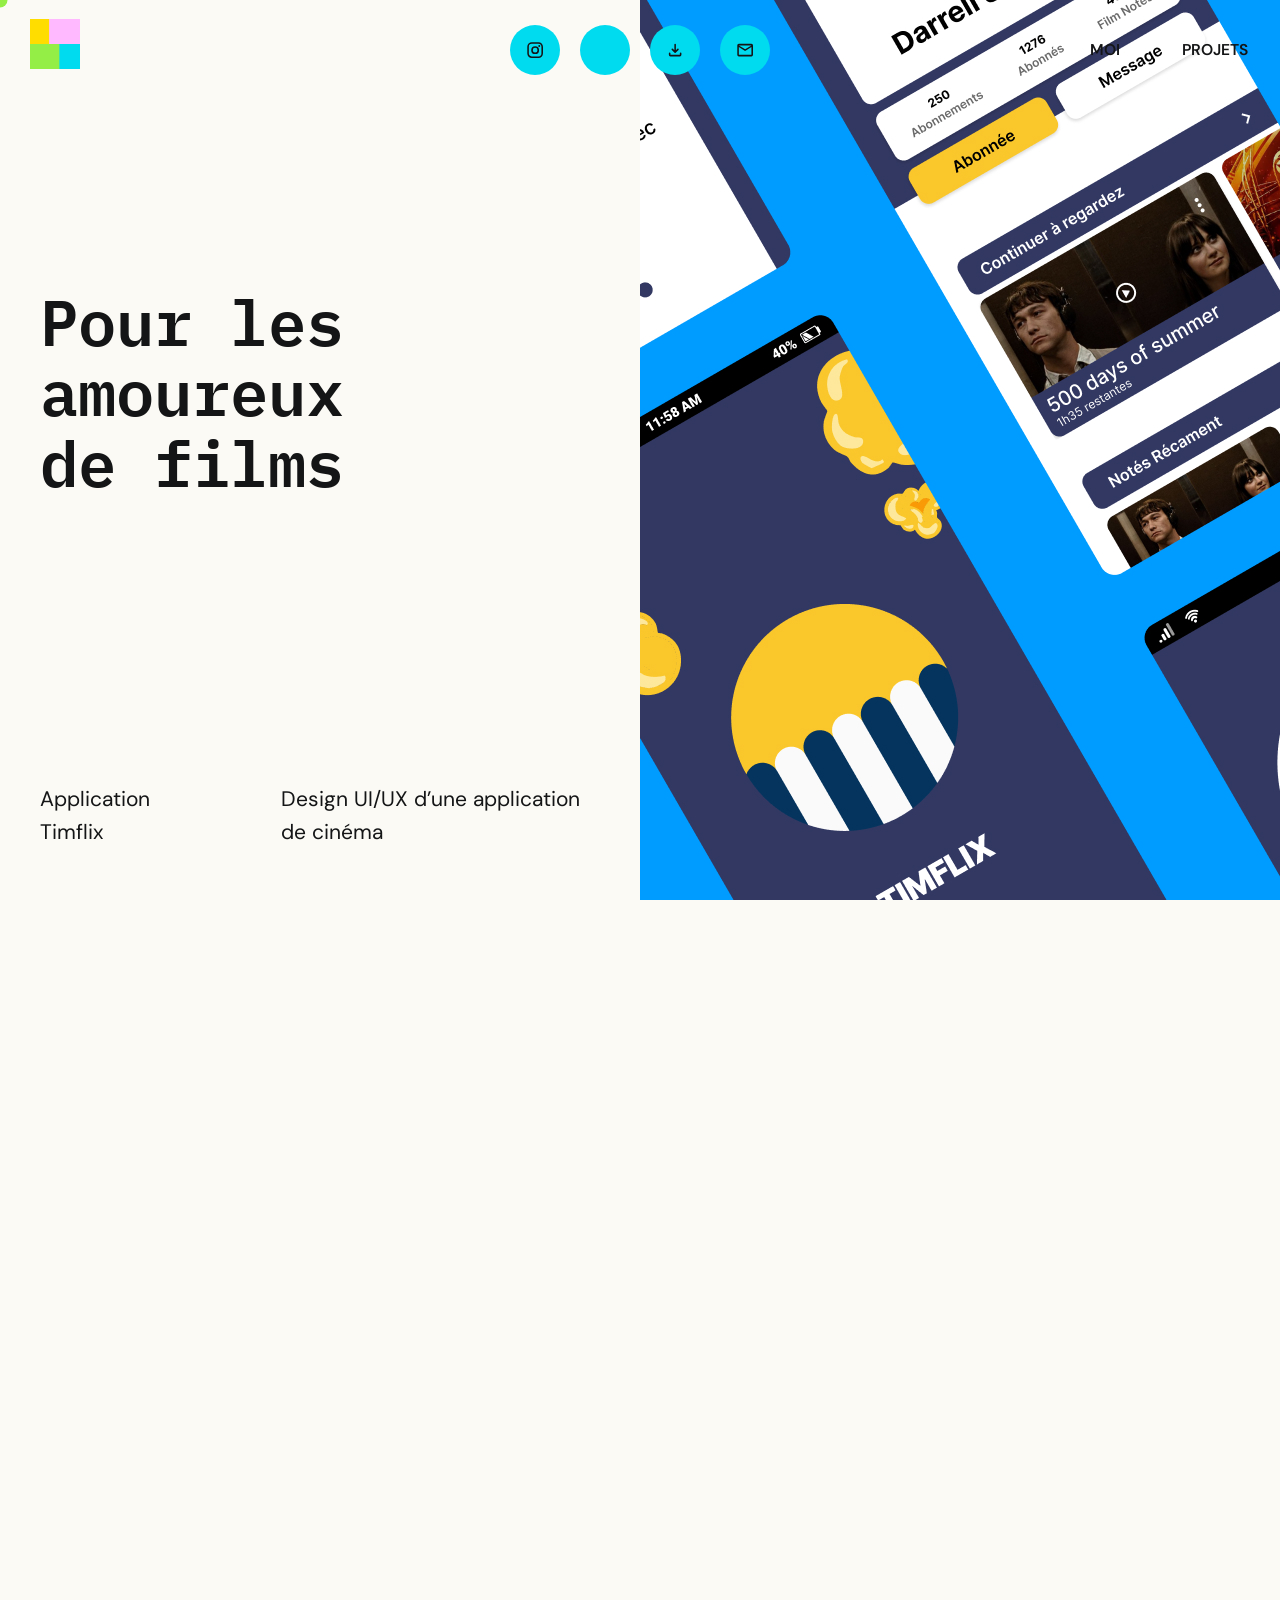
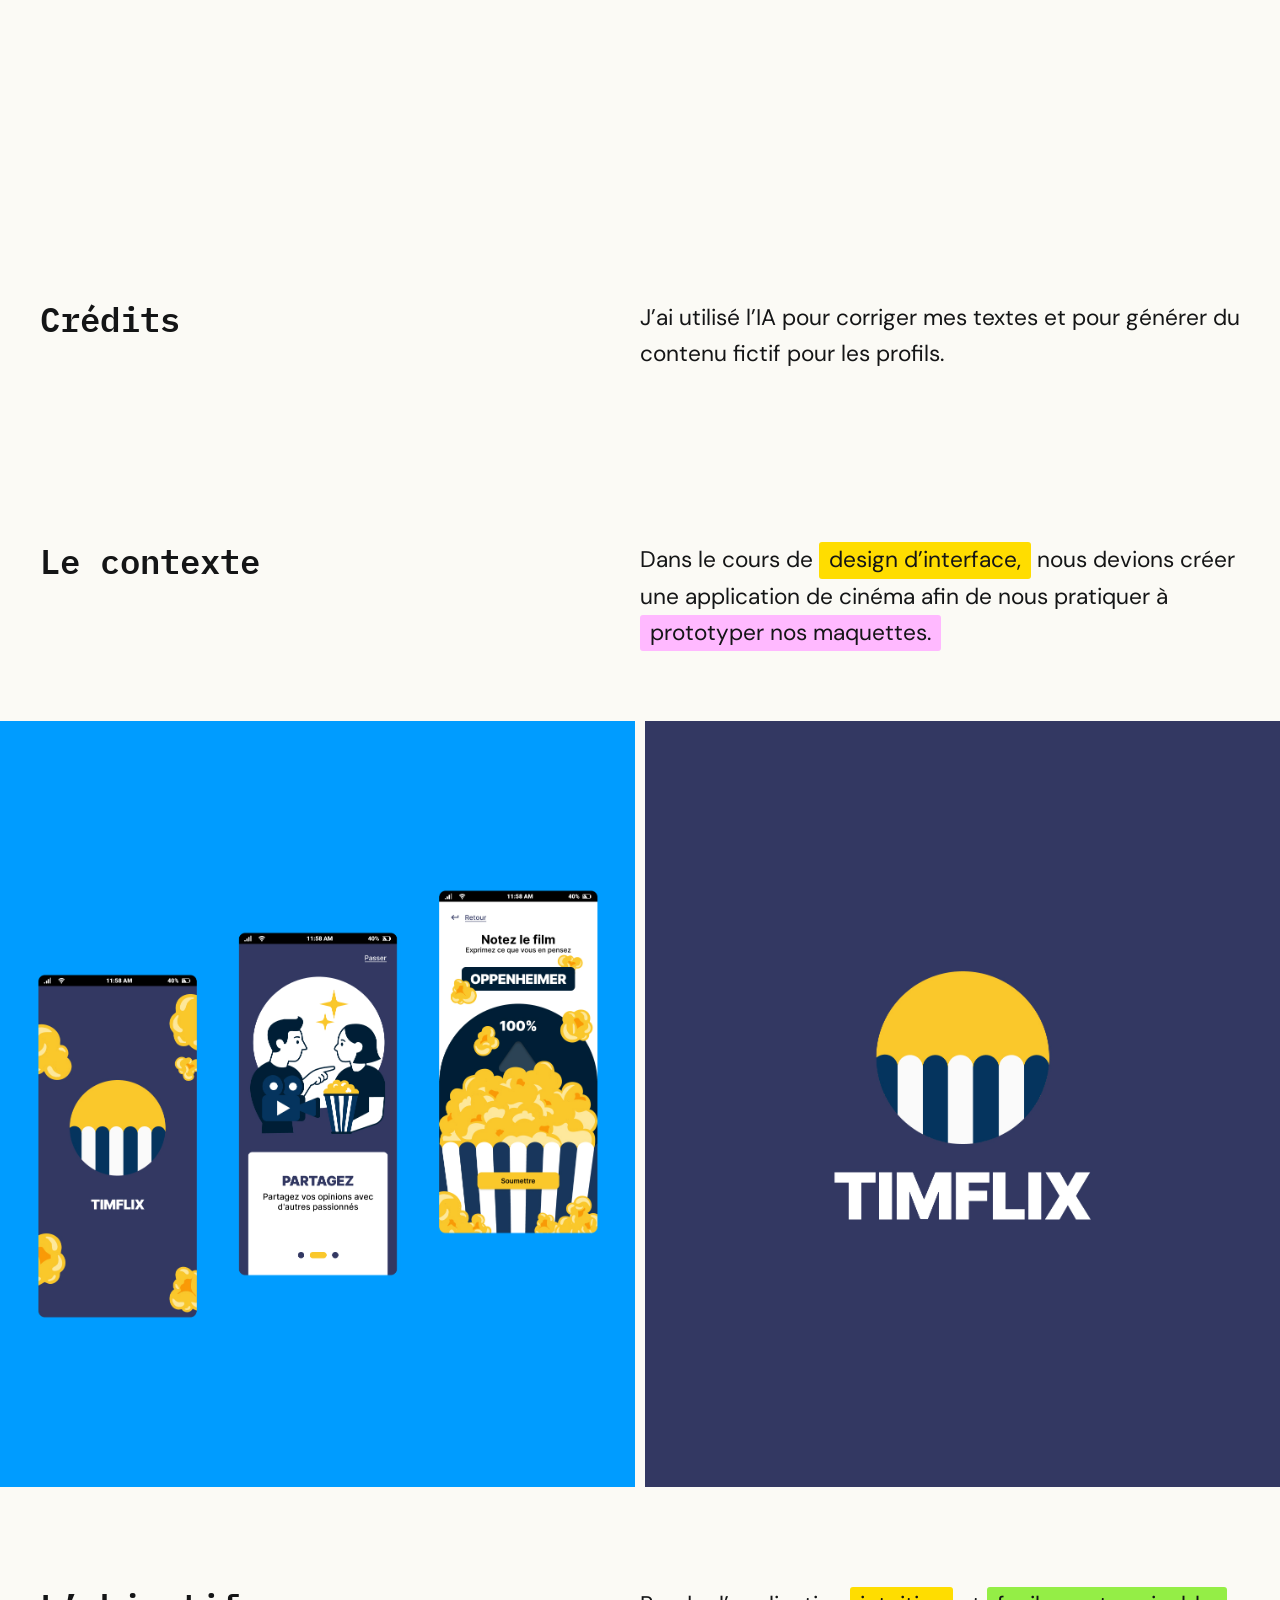
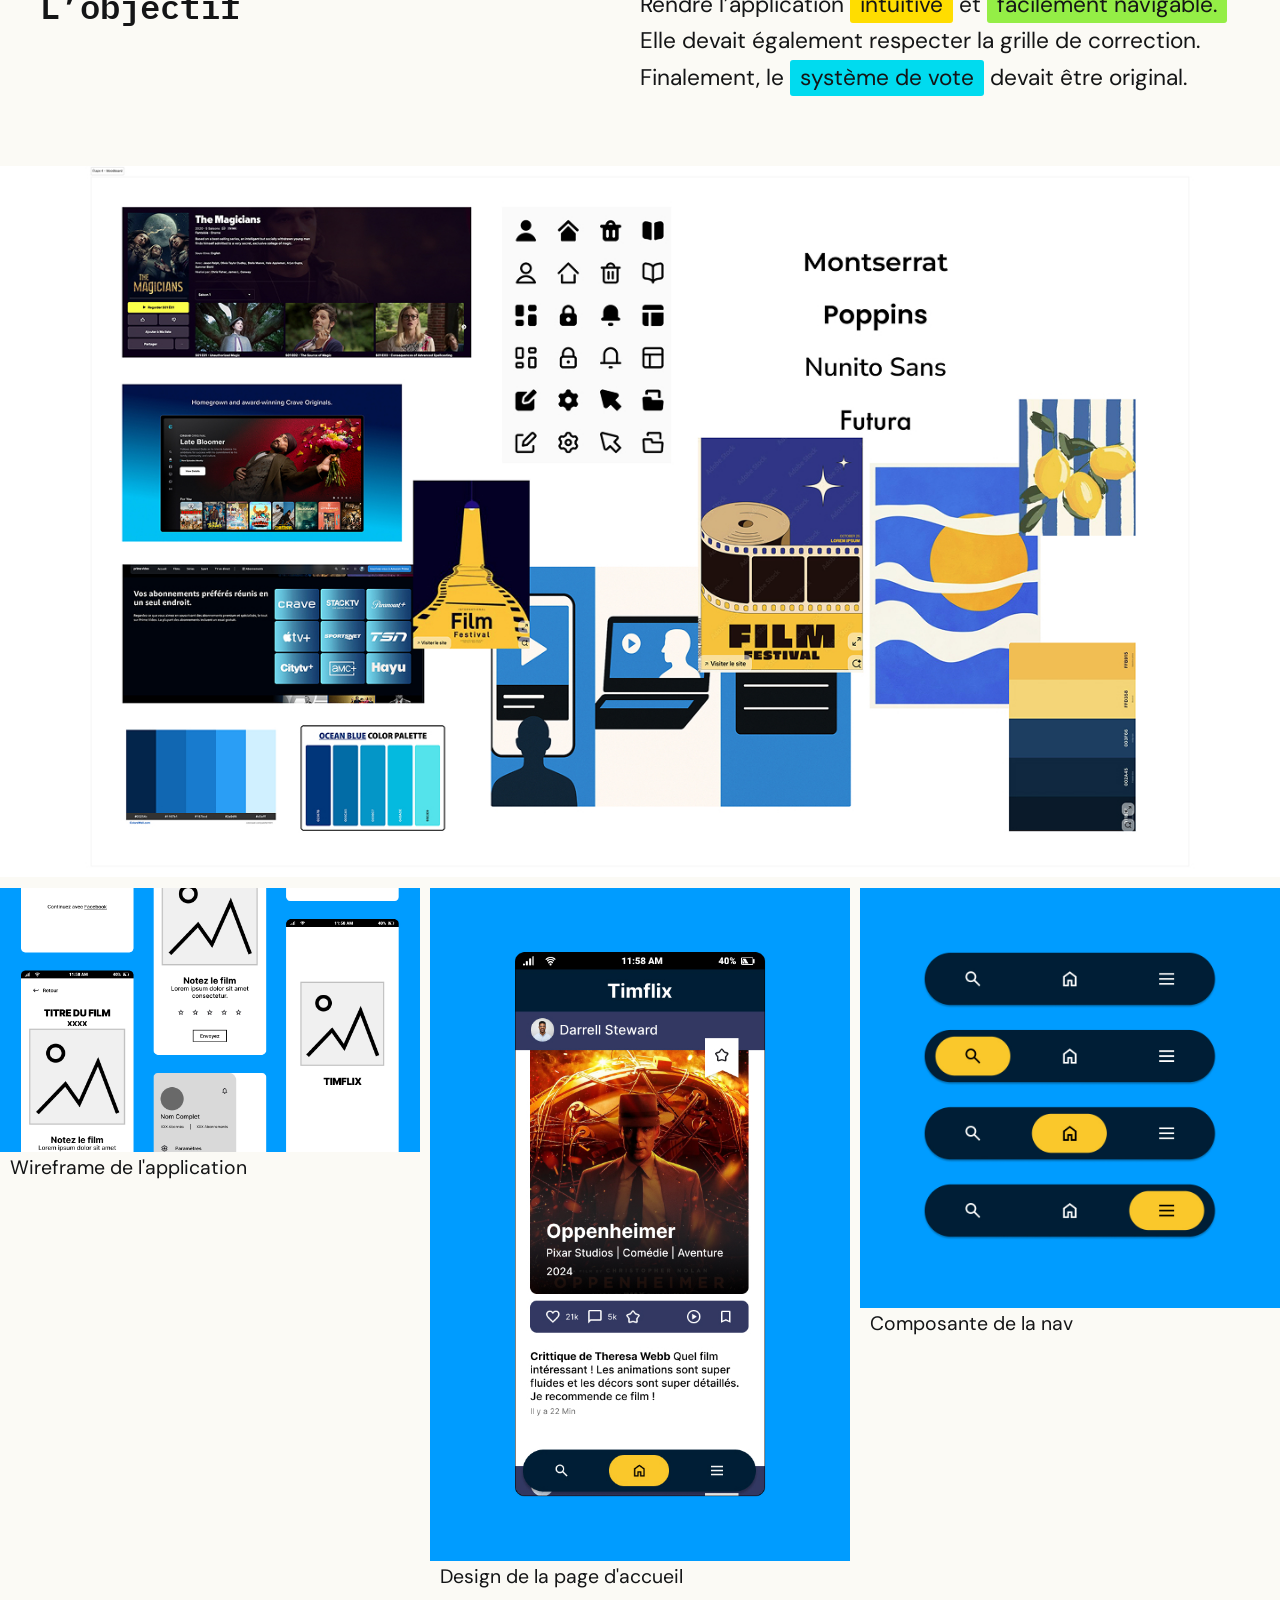
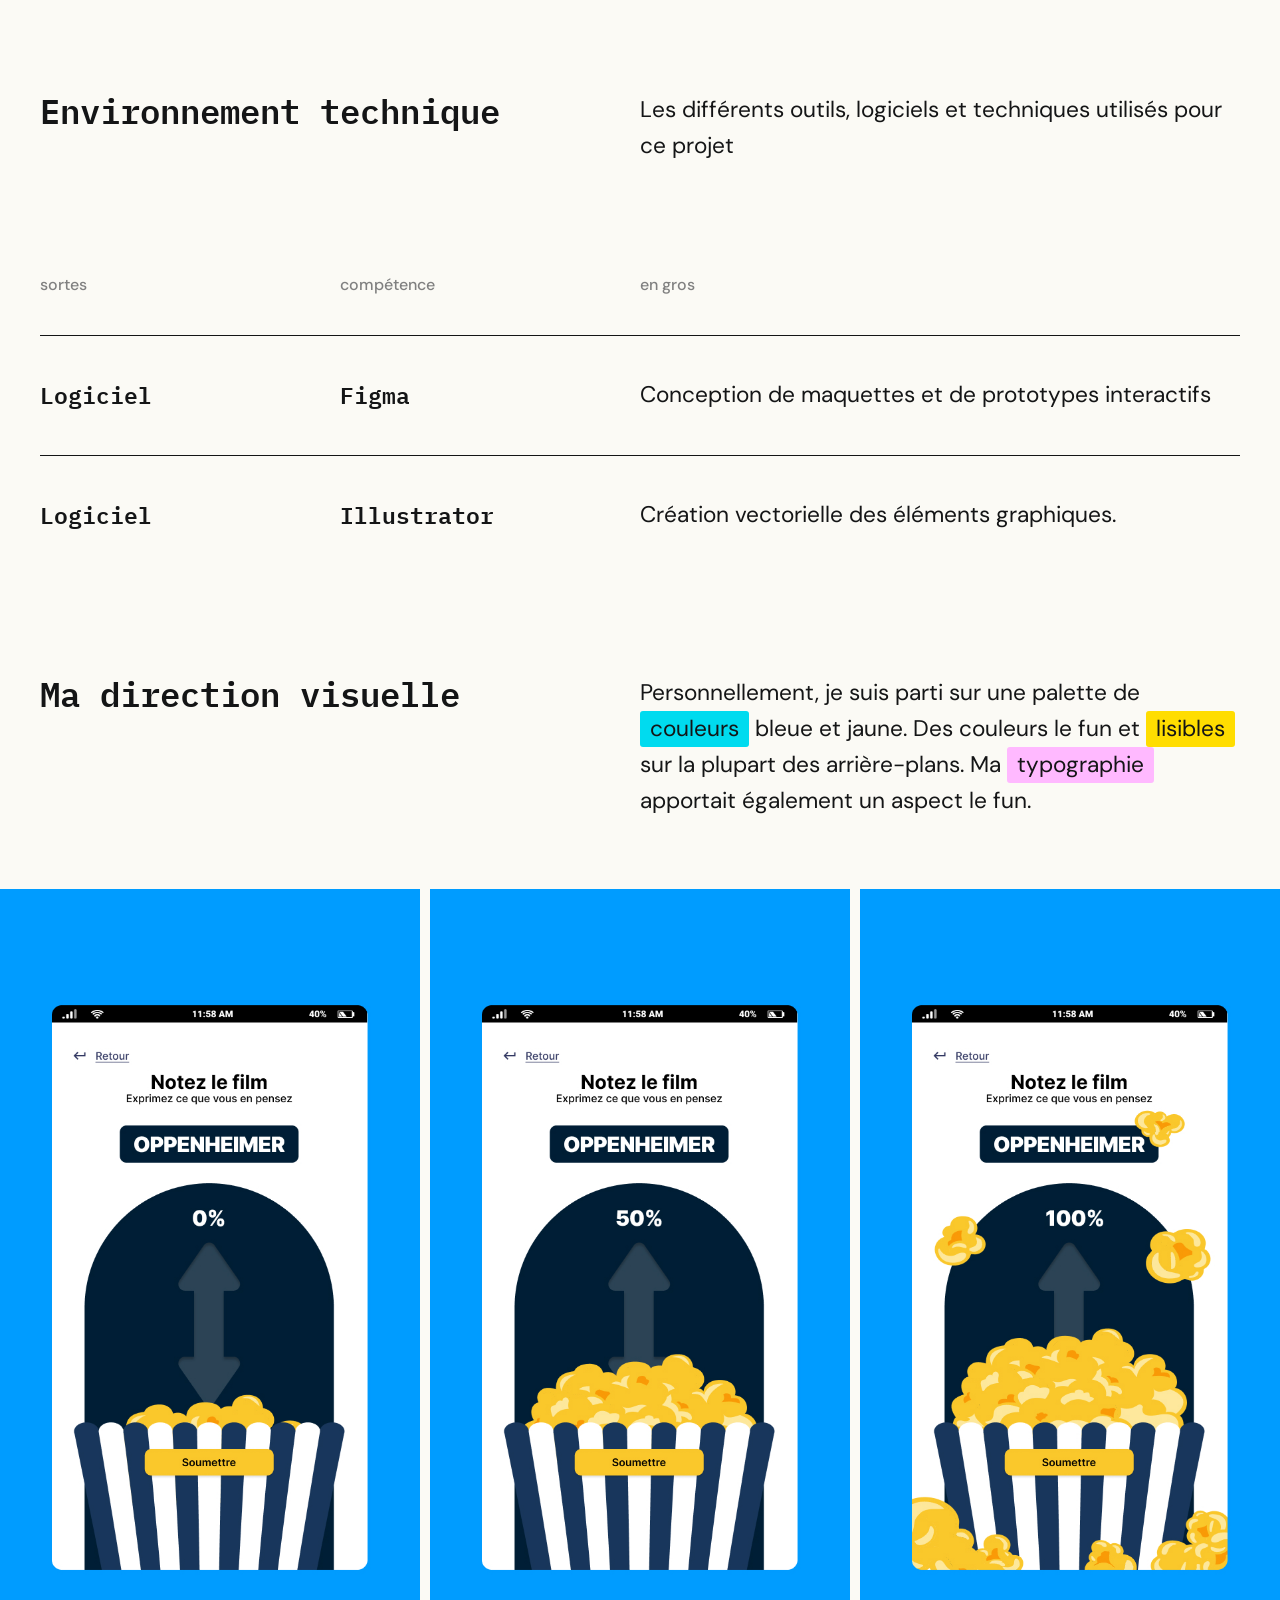
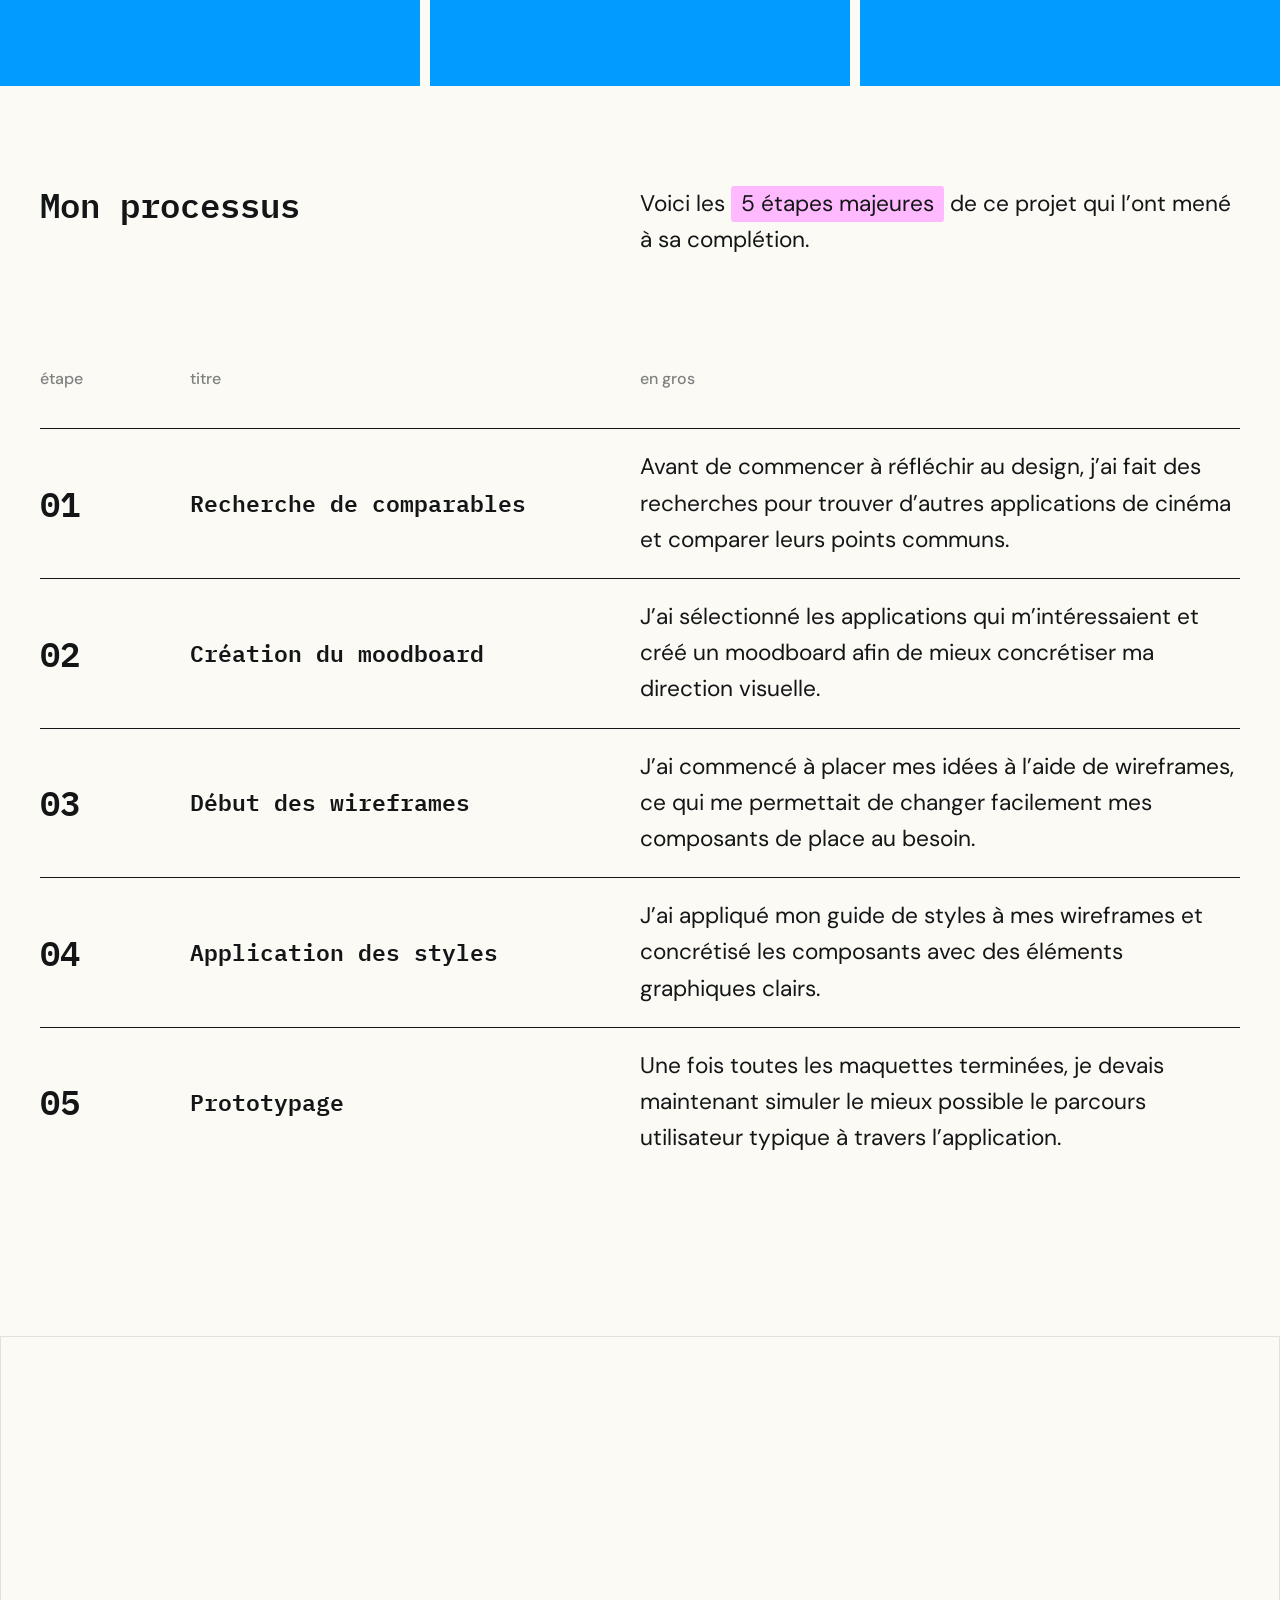
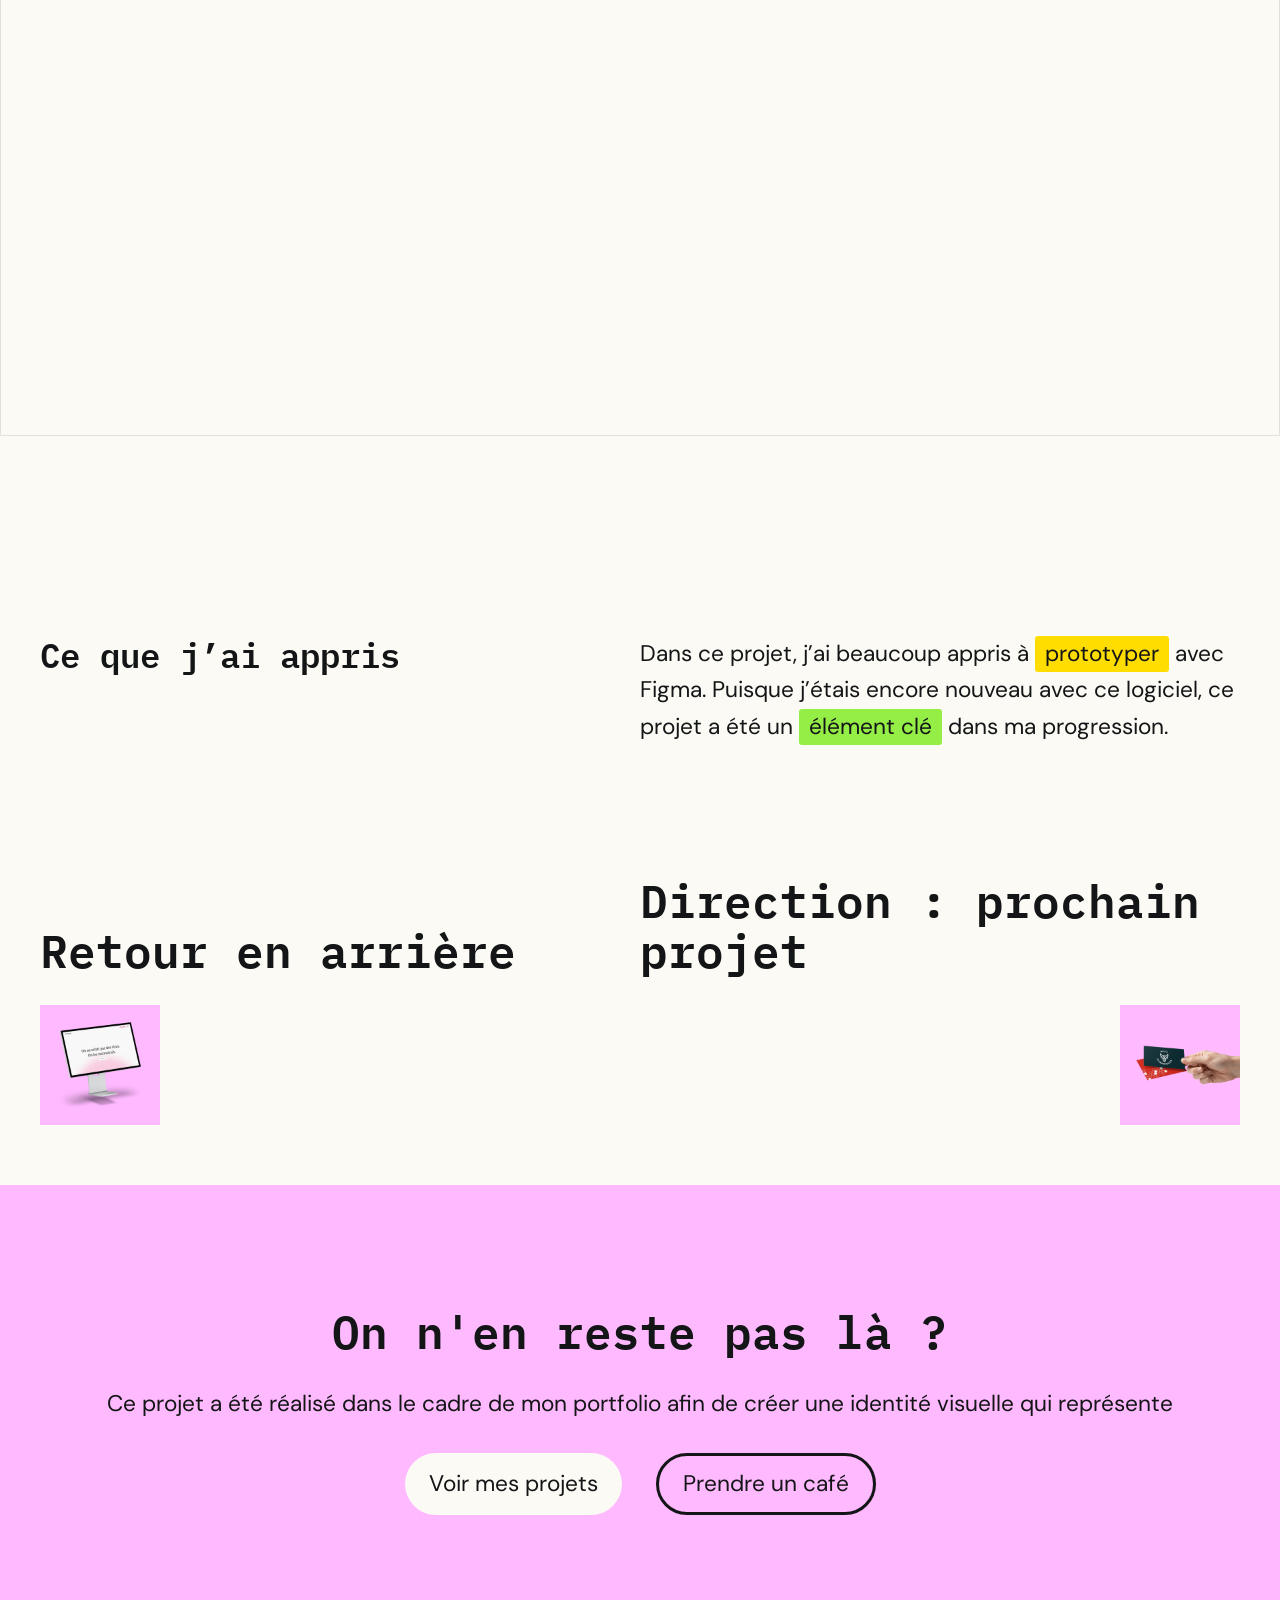
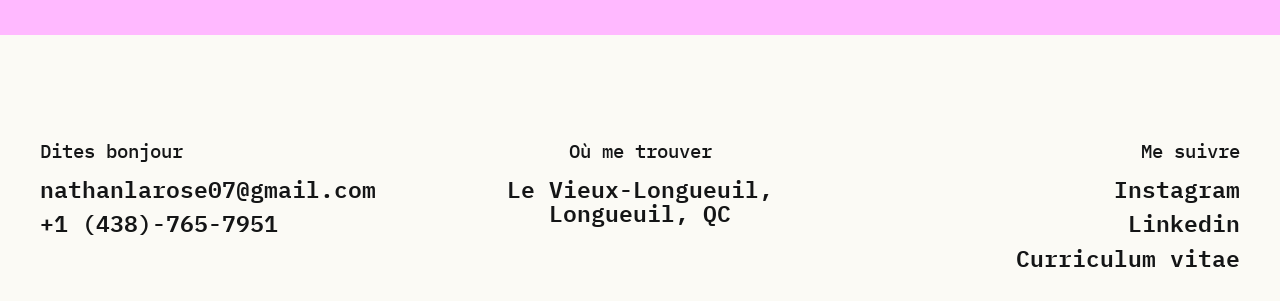
<file: projet-timflix.html>
<!DOCTYPE html>
<html lang="fr">

<head>
    <meta charset="utf-8" />
    <meta name="viewport" content="width=device-width, initial-scale=1.0" />
    <title>Nathan Larose | Portfolio</title>

    <link rel="stylesheet" href="styles/main.css" />

    <script src="scripts/main.js" defer></script>

    <!-- Favicon link -->
    <link rel="icon" type="image/png" href="assets/images/favicon/favicon-96x96.png" sizes="96x96" />
    <link rel="icon" type="image/svg+xml" href="assets/images/favicon/favicon.svg" />
    <link rel="shortcut icon" href="assets/images/favicon/favicon.ico" />
    <link rel="apple-touch-icon" sizes="180x180" href="assets/images/favicon/apple-touch-icon.png" />
    <link rel="manifest" href="assets/images/favicon/site.webmanifest" />
</head>
<!-- Google tag (gtag.js) -->
<script async src="https://www.googletagmanager.com/gtag/js?id=G-XW690DBLTF"></script>
<script>
    window.dataLayer = window.dataLayer || [];

    function gtag() {
        dataLayer.push(arguments);
    }
    gtag('js', new Date());

    gtag('config', 'G-XW690DBLTF');
</script>

<body data-component="Ball">
    <div class="page-transition" data-component="PageTransition">
        <div class="page-transition__rect"></div>
        <div class="page-transition__rect"></div>
        <div class="page-transition__rect"></div>
        <div class="page-transition__rect"></div>
    </div>

    <div class="cursor">
        <div class="cursor__ball">
            <div class="cursor__ball-text">
                <span class="cursor__ball-text-span"></span>
            </div>
        </div>
    </div>

    <header class="header" data-component="Header" data-threshold="0.1">
        <a href="index.html" class="header__brand">
            <img src="assets/images/logo.svg" alt="">
        </a>

        <nav class="nav__contact" aria-label="Contact">
            <div class="hub">
                <ul class="hub__information">
                    <li>
                        <a href="https://www.instagram.com/nate_pro07/" aria-label="Projets" target="_blank">
                            <svg class="icon icon--md hub--icons">
                                <use xlink:href="#icon-instagram"></use>
                            </svg>
                        </a>
                    </li>
                    <li>
                        <a href="https://www.linkedin.com/in/nathan-larose-013556300/" aria-label="LinkedIn" target="_blank">
                            <svg class="icon icon--md hub--icons">
                                <use xlink:href="#icon-linkedin"></use>
                            </svg>
                        </a>
                    </li>
                    <li>
                        <a href="assets/images/CV_nathan_larose_2026.pdf" download="" aria-label="Télécharger mon CV">
                            <svg class="icon icon--md hub--icons">
                                <use xlink:href="#icon-download"></use>
                            </svg>
                        </a>
                    </li>
                    <li>
                        <a href="mailto:nathanlarose07@gmail.com" aria-label="M'écrire un courriel">
                            <svg class="icon icon--md hub--icons">
                                <use xlink:href="#icon-contact"></use>
                            </svg>
                        </a>
                    </li>
                </ul>
            </div>
        </nav>

        <nav class="nav-primary" aria-label="Navigation principale">
            <ul class="nav__menu">
                <li>
                    <a href="index.html" class="nav__item">Moi</a>
                </li>
                <li>
                    <a href="projets.html" class="nav__item">Projets</a>
                </li>
            </ul>
        </nav>

        <button class="header__toggle js-toggle" aria-label="Menu">
            <span></span>
            <span></span>
            <span></span>
        </button>
    </header>


    <div data-component="Scroller">
        <div class="hero js-horiz">
            <div class="hero__content js-panel">
                <div class="wrapper">
                    <span></span>
                    <h1 class="">Pour les amoureux <br> de films</h1>

                    <div class="hero__information">
                        <p>Application Timflix</p>
                        <p>
                            Design UI/UX d’une application de cinéma
                        </p>
                    </div>
                </div>
            </div>

            <div class="hero__media js-panel">
                <picture>
                    <source media="(max-width: 768px)" srcset="assets/images/timflix/hero__timflix-mobile.jpg">
                    <img src="assets/images/timflix/hero__timflix-desktop.jpg" alt="Portrait de Nathan Larose">
                </picture>
            </div>
        </div>
    </div>

    <section class="apprentissage">
        <div class="wrapper">
            <div class="titre" data-component="HighlightText">
                <h3>Crédits</h3>
                <p>J’ai utilisé l’IA pour corriger mes textes et pour générer du contenu fictif pour les profils.</p>
            </div>
        </div>
    </section>

    <section class="contexte">
        <div class="wrapper">
            <div class="titre" data-component="HighlightText">
                <h3>Le contexte</h3>
                <p>Dans le cours de
                    <span class="highlight highlight--jaune">
                        <span class="highlight-bg"></span>
                        design d’interface,
                    </span>
                    nous devions créer une application de cinéma afin de nous pratiquer à
                    <span class="highlight highlight--rose">
                        <span class="highlight-bg"></span>
                        prototyper nos maquettes.
                    </span>
                </p>
            </div>
        </div>

        <div class="images">
            <div class="image">
                <img src="assets/images/timflix/timflix-contexte1.jpg" alt="" />
            </div>
            <div class="image">
                <img src="assets/images/timflix/timflix-contexte2.jpg" alt="" />
            </div>
        </div>
    </section>

    <section class="objectif">
        <div class="wrapper">
            <div class="titre" data-component="HighlightText">
                <h3>L’objectif</h3>
                <p>
                    Rendre l’application
                    <span class="highlight highlight--jaune">
                        <span class="highlight-bg"></span>
                        intuitive
                    </span>
                    et
                    <span class="highlight highlight--vert">
                        <span class="highlight-bg"></span>
                        facilement navigable.
                    </span>
                    Elle devait également respecter la grille de correction. Finalement, le
                    <span class="highlight highlight--bleu">
                        <span class="highlight-bg"></span>
                        système de vote
                    </span>
                    devait être original.
                </p>
            </div>
        </div>

        <div class="image">
            <img src="assets/images/timflix/timflix-moodboard.jpg" alt="" />
        </div>

        <!-- Slider main container -->
        <div class="swiper" data-component="Carousel" data-interactive data-cursor-text="Déroule →">
            <!-- Additional required wrapper -->
            <div class="swiper-wrapper">
                <!-- Slides -->
                <div class="swiper-slide">
                    <img class="rectangle" src="assets/images/timflix/timflix-caroussel_slide1.jpg" alt="" />

                    <p class="p-small">Wireframe de l'application</p>
                </div>
                <div class="swiper-slide">
                    <img src="assets/images/timflix/timflix-caroussel_slide2.jpg" alt="" />
                    <p class="p-small">Design de la page d'accueil</p>
                </div>
                <div class="swiper-slide carre">
                    <img src="assets/images/timflix/timflix-caroussel_slide3.jpg" alt="" />

                    <p class="p-small">Composante de la nav</p>
                </div>
                <div class="swiper-slide">
                    <img src="assets/images/timflix/timflix-caroussel_slide4.jpg" alt="" />

                    <p class="p-small">Maquette de l'application</p>
                </div>
                <div class="swiper-slide">
                    <img src="assets/images/timflix/timflix-caroussel_slide5.jpg" alt="" />

                    <p class="p-small">Éléments graphiques, icônes et boutons</p>
                </div>
            </div>
        </div>
    </section>

    <section class="technique">
        <div class="wrapper">
            <div class="titre" data-component="HighlightText">
                <h3>Environnement technique</h3>
                <p>
                    Les différents outils, logiciels et techniques utilisés pour ce projet
                </p>
            </div>
        </div>
        <div class="">
            <div class="wrapper">
                <div class="listes labels">
                    <p>sortes</p>
                    <p>compétence</p>
                    <p>en gros</p>
                </div>
            </div>
        </div>
        <div class="full__projet pink">
            <div class="wrapper">
                <a class="projet listes hover-text" data-hover="dynamiques">
                    <h4>Logiciel</h4>
                    <h4>Figma</h4>
                    <p>
                        Conception de maquettes et de prototypes interactifs
                    </p>
                </a>
            </div>
        </div>
        <!-- <div class="full__projet bleu">
        <div class="wrapper">
            <a class="projet listes hover-text" data-hover="dynamiques">
                <h4>Outil</h4>
                <h4>Adobe Color</h4>
                <p>Création d’une palette de couleurs uniformes</p>
            </a>
        </div>
    </div> -->
        <!-- <div class="full__projet vert">
        <div class="wrapper">
            <a class="projet listes hover-text" data-hover="dynamiques">
                <h4>Logiciel</h4>
                <h4>Pinterest</h4>
                <p>Recherche de comparables et d'inspiration</p>
            </a>
        </div>
    </div> -->
        <!-- <div class="full__projet jaune">
        <div class="wrapper">
            <a class="projet listes hover-text" data-hover="dynamiques">
                <h4>Technique</h4>
                <h4>Lisibilité</h4>
                <p>Rendre mes contenus clairs et simples à comprendre.</p>
            </a>
        </div>
    </div> -->
        <div class="full__projet jaune">
            <div class="wrapper">
                <a class="projet listes hover-text" data-hover="dynamiques">
                    <h4>Logiciel</h4>
                    <h4>Illustrator</h4>
                    <p>Création vectorielle des éléments graphiques.</p>
                </a>
            </div>
        </div>
        </div>
    </section>

    <section class="direction_visuel">
        <div class="wrapper">
            <div class="titre" data-component="HighlightText">
                <h3>Ma direction visuelle</h3>
                <p>
                    Personnellement, je suis parti sur une palette de
                    <span class="highlight highlight--bleu">
                        <span class="highlight-bg"></span>
                        couleurs
                    </span>
                    bleue et jaune. Des couleurs le fun et
                    <span class="highlight highlight--jaune">
                        <span class="highlight-bg"></span>
                        lisibles
                    </span>
                    sur la plupart des arrière-plans. Ma
                    <span class="highlight highlight--rose">
                        <span class="highlight-bg"></span>
                        typographie
                    </span>
                    apportait également un aspect le fun.
                </p>
            </div>
        </div>

        <div class="images">
            <div class="image">
                <img src="assets/images/timflix/timflix-direction_visuel-1.jpg" alt="" />

                <p class="p-small">Légende</p>
            </div>
            <div class="image">
                <img src="assets/images/timflix/timflix-direction_visuel-2.jpg" alt="" />
                <p class="p-small">Légende</p>
            </div>
            <div class="image">
                <img src="assets/images/timflix/timflix-direction_visuel-3.jpg" alt="" />
                <p class="p-small">Légende</p>
            </div>
        </div>
    </section>

    <section class="processus" data-component="HoverImage">
        <div class="hover-image medium" data-hover="comparables"><img src="assets/images/timflix/comparables_timflix.jpg" /></div>
        <div class="hover-image medium" data-hover="moodboard"><img src="assets/images/timflix/moodboard_timflix.jpg" /></div>
        <div class="hover-image medium" data-hover="wireframe"><img src="assets/images/timflix/wireframe_timflix.jpg" /></div>
        <div class="hover-image medium" data-hover="maquette"><img src="assets/images/timflix/maquette_timflix.jpg" /></div>
        <div class="hover-image medium" data-hover="prototype"><img src="assets/images/timflix/prototypes_timflix.jpg" /></div>

        <div class="wrapper">
            <div class="titre" data-component="HighlightText">
                <h3>Mon processus</h3>
                <p>
                    Voici les
                    <span class="highlight highlight--rose">
                        <span class="highlight-bg"></span>
                        5 étapes majeures
                    </span>
                    de ce projet qui l’ont mené à sa complétion.
                </p>
            </div>
        </div>
        <div class="">
            <div class="wrapper">
                <div class="listes labels">
                    <p>étape</p>
                    <p>titre</p>
                    <p>en gros</p>
                </div>
            </div>
        </div>
        <div class="full__projet pink">
            <div class="wrapper">
                <a class="projet listes hover-text" data-hover="comparables">
                    <img src="assets/images/timflix/comparables_timflix.jpg" alt="" />
                    <h3>01</h3>
                    <h4>Recherche de comparables</h4>
                    <p>
                        Avant de commencer à réfléchir au design, j’ai fait des recherches pour trouver d’autres applications de cinéma et comparer leurs points
                        communs.
                    </p>
                </a>
            </div>
        </div>
        <div class="full__projet bleu">
            <div class="wrapper">
                <a class="projet listes hover-text" data-hover="moodboard">
                    <img src="assets/images/timflix/moodboard_timflix.jpg" alt="" />
                    <h3>02</h3>
                    <h4>Création du moodboard</h4>
                    <p>J’ai sélectionné les applications qui m’intéressaient et créé un moodboard afin de mieux concrétiser ma direction visuelle.</p>
                </a>
            </div>
        </div>
        <div class="full__projet vert">
            <div class="wrapper">
                <a class="projet listes hover-text" data-hover="wireframe">
                    <img src="assets/images/timflix/wireframe_timflix.jpg" alt="" />
                    <h3>03</h3>
                    <h4>Début des wireframes</h4>
                    <p>J’ai commencé à placer mes idées à l’aide de wireframes, ce qui me permettait de changer facilement mes composants de place au besoin.</p>
                </a>
            </div>
        </div>
        <div class="full__projet jaune">
            <div class="wrapper">
                <a class="projet listes hover-text" data-hover="maquette">
                    <img src="assets/images/timflix/maquette_timflix.jpg" alt="" />
                    <h3>04</h3>
                    <h4>Application des styles</h4>
                    <p>J’ai appliqué mon guide de styles à mes wireframes et concrétisé les composants avec des éléments graphiques clairs.</p>
                </a>
            </div>
        </div>
        <div class="full__projet pink">
            <div class="wrapper">
                <a class="projet listes hover-text" data-hover="prototype">
                    <img src="assets/images/timflix/prototypes_timflix.jpg" alt="" />
                    <h3>05</h3>
                    <h4>Prototypage</h4>
                    <p>
                        Une fois toutes les maquettes terminées, je devais maintenant simuler le mieux possible le parcours utilisateur typique à travers
                        l’application.
                    </p>
                </a>
            </div>
        </div>
    </section>

    <section class="prototype">
        <iframe style="border: 1px solid rgba(0, 0, 0, 0.1);" width="100%" height="100%" src="https://embed.figma.com/proto/FhA4KqQNLvQGcdLTewN22s/1012_larose_nathan_TP1?node-id=8785-9395&p=f&viewport=-852%2C310%2C0.21&scaling=scale-down&content-scaling=fixed&starting-point-node-id=8785%3A9395&page-id=6696%3A183&embed-host=share" allowfullscreen></iframe>
    </section>

    <section class="apprentissage">
        <div class="wrapper">
            <div class="titre" data-component="HighlightText">
                <h3>Ce que j’ai appris</h3>
                <p>
                    Dans ce projet, j’ai beaucoup appris à
                    <span class="highlight highlight--jaune">
                        <span class="highlight-bg"></span>
                        prototyper
                    </span>
                    avec Figma. Puisque j’étais encore nouveau avec ce logiciel, ce projet a été un
                    <span class="highlight highlight--vert">
                        <span class="highlight-bg"></span>
                        élément clé
                    </span>
                    dans ma progression.
                </p>
            </div>
        </div>
    </section>

    <section class="next">
        <div class="wrapper">
            <a href="projet-bourgeon.html" data-interactive data-cursor-text="Voir plus">
                <h2>Retour en arrière</h2>
                <img src="assets/images/preview-bourgeon.jpg" alt="" />
            </a>
            <a href="projet-dynamiques.html" data-interactive data-cursor-text="Voir plus">
                <h2>Direction : prochain projet</h2>
                <img src="assets/images/preview-dynamiques.jpg" alt="" />
            </a>
        </div>
    </section>

    <section class="cta">
        <div class="wrapper">
            <h2>On n'en reste pas là ?</h2>
            <p>Ce projet a été réalisé dans le cadre de mon portfolio afin de créer une identité visuelle qui représente</p>

            <div class="buttons">
                <a class="button secondary" href="projets.html" data-interactive data-cursor-text="Voir plus">Voir mes projets</a>
                <a class="button primary" href="projets.html" data-interactive data-cursor-text="Voir plus">Prendre un café</a>
            </div>
        </div>
    </section>

    <footer class="footer">
        <div class="wrapper grids">
            <div class="grid footer__contact">
                <p>Dites bonjour</p>
                <a class="h4" href="mailto:nathanlarose07@gmail.com" data-interactive data-cursor-text="Écrire">
                    nathanlarose07@gmail.com
                </a>
                <a class="h4" href="tel:+14387657951" data-interactive data-cursor-text="Appeler">
                    +1 (438)-765-7951
                </a>
            </div>

            <div class="grid footer__localisation">
                <p>Où me trouver</p>
                <a class="h4" href="https://www.google.com/maps/search/?api=1&query=Vieux-Longueuil,+Longueuil,+QC" target="_blank" rel="noopener noreferrer" data-interactive data-cursor-text="Me trouver">
                    Le Vieux-Longueuil, <br> Longueuil, QC
                </a>
            </div>

            <div class="grid footer__media">
                <p>Me suivre</p>
                <a class="h4" href="https://www.instagram.com/nate_pro07/" data-interactive target="_blank" data-cursor-text="Voir plus">
                    Instagram
                </a>
                <a class="h4" href="https://www.linkedin.com/in/nathan-larose-013556300/" data-interactive target="_blank" data-cursor-text="Voir plus">
                    Linkedin
                </a>
                <a class="h4" href="assets/images/CV_nathan_larose_2026.pdf" download="" data-interactive data-cursor-text="Voir plus">
                    Curriculum vitae
                </a>
            </div>
        </div>
    </footer>
</file>
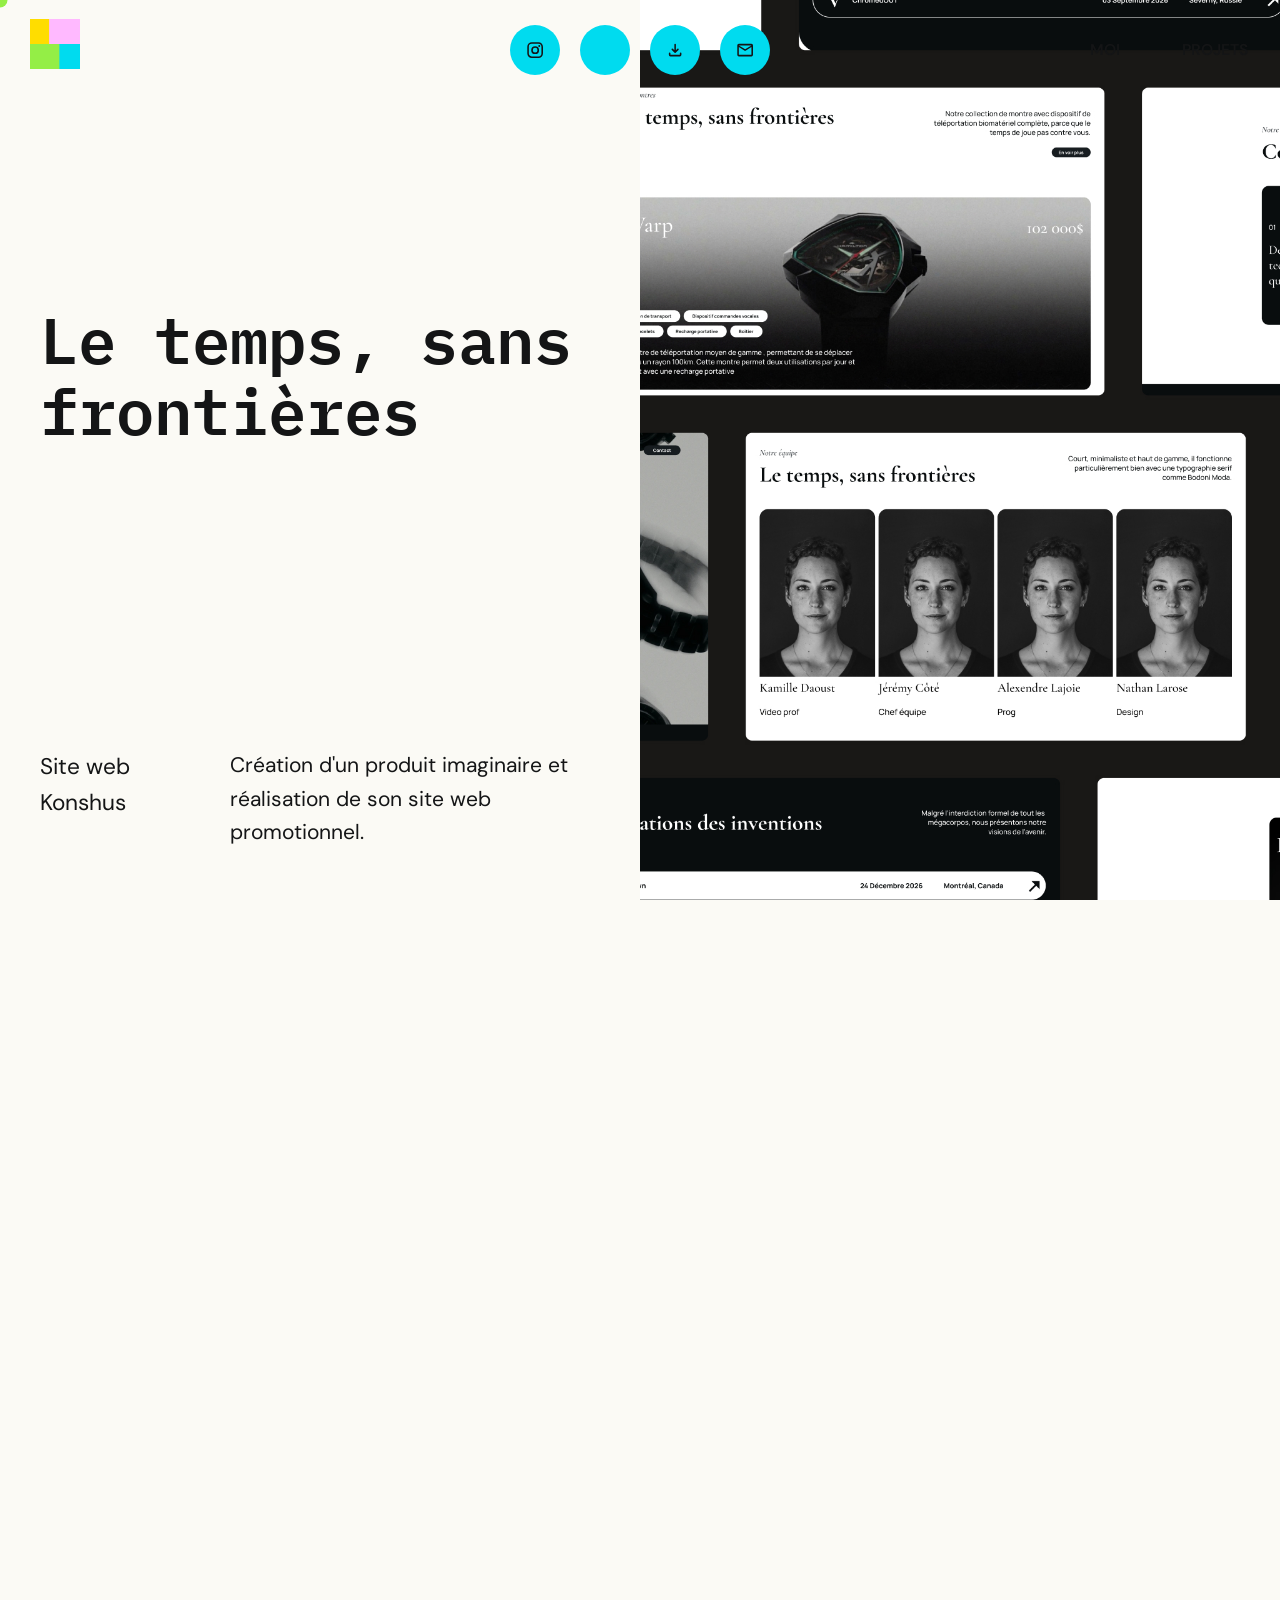
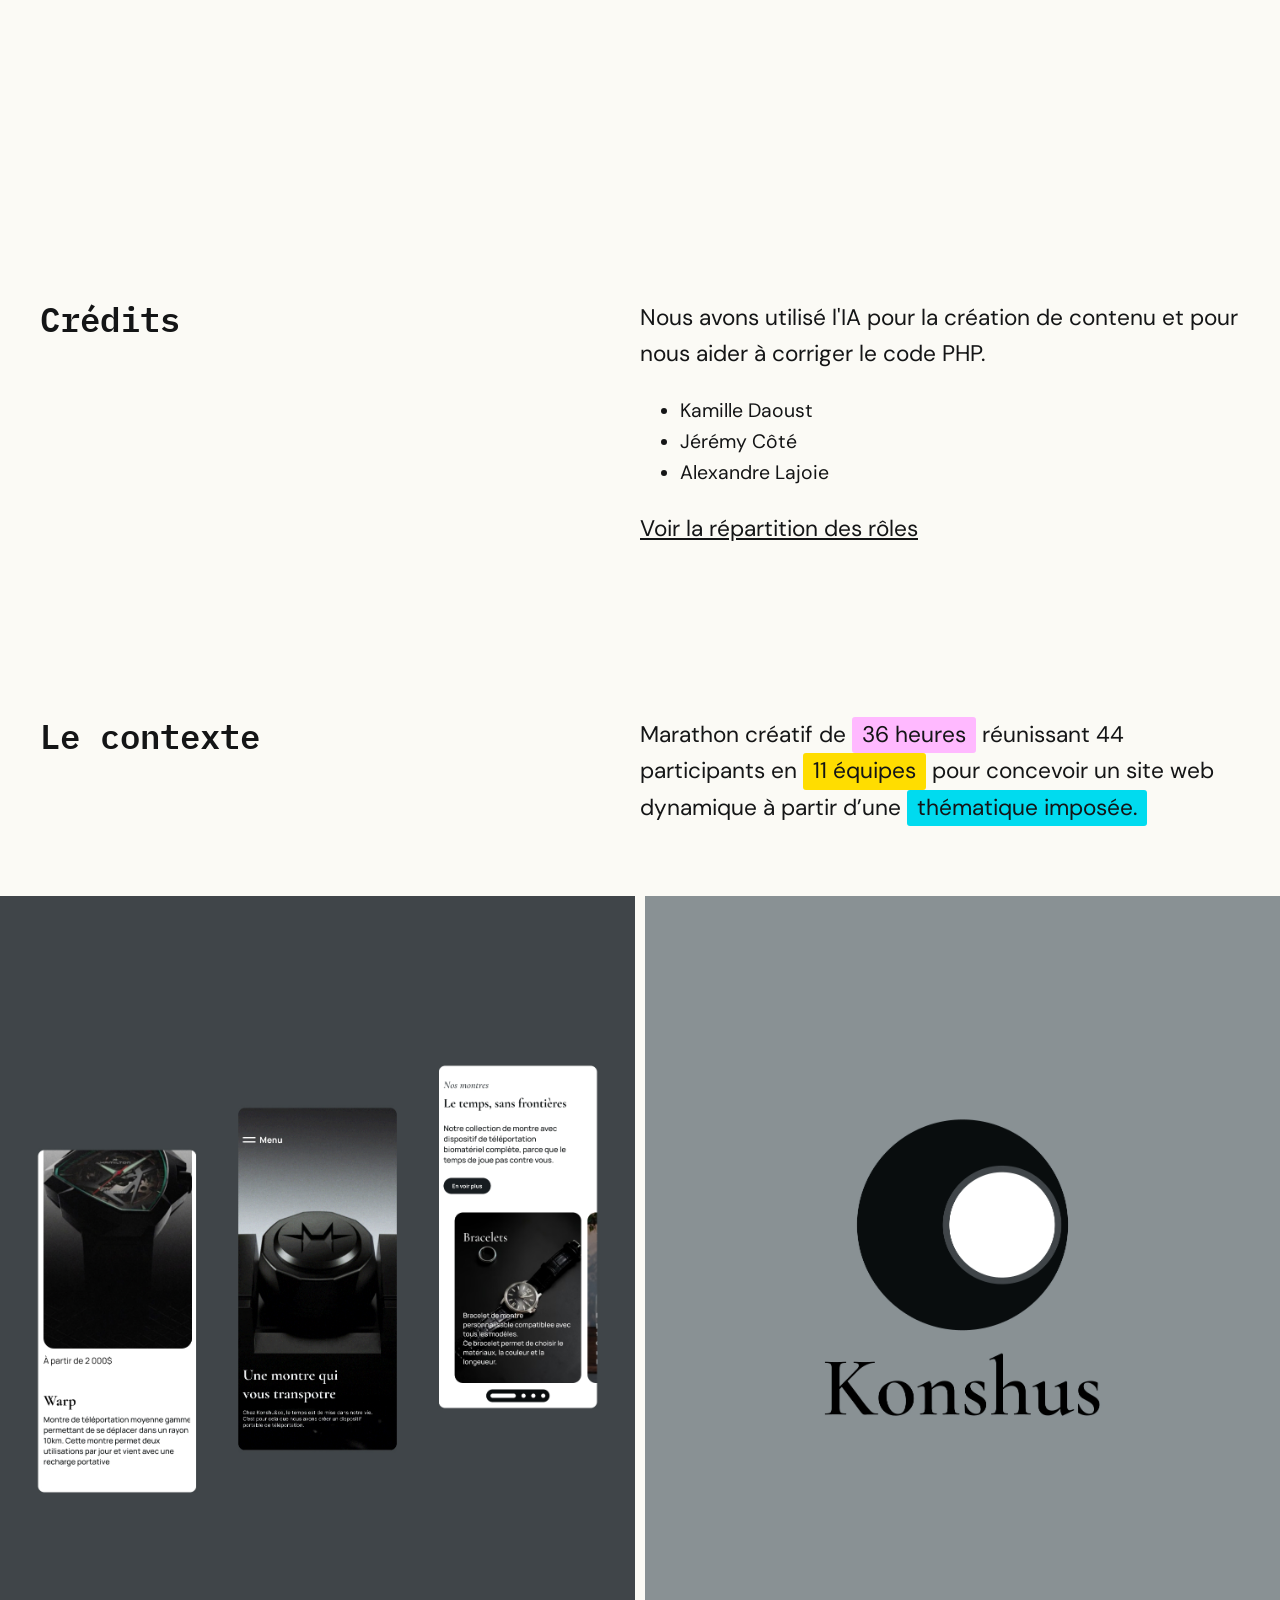
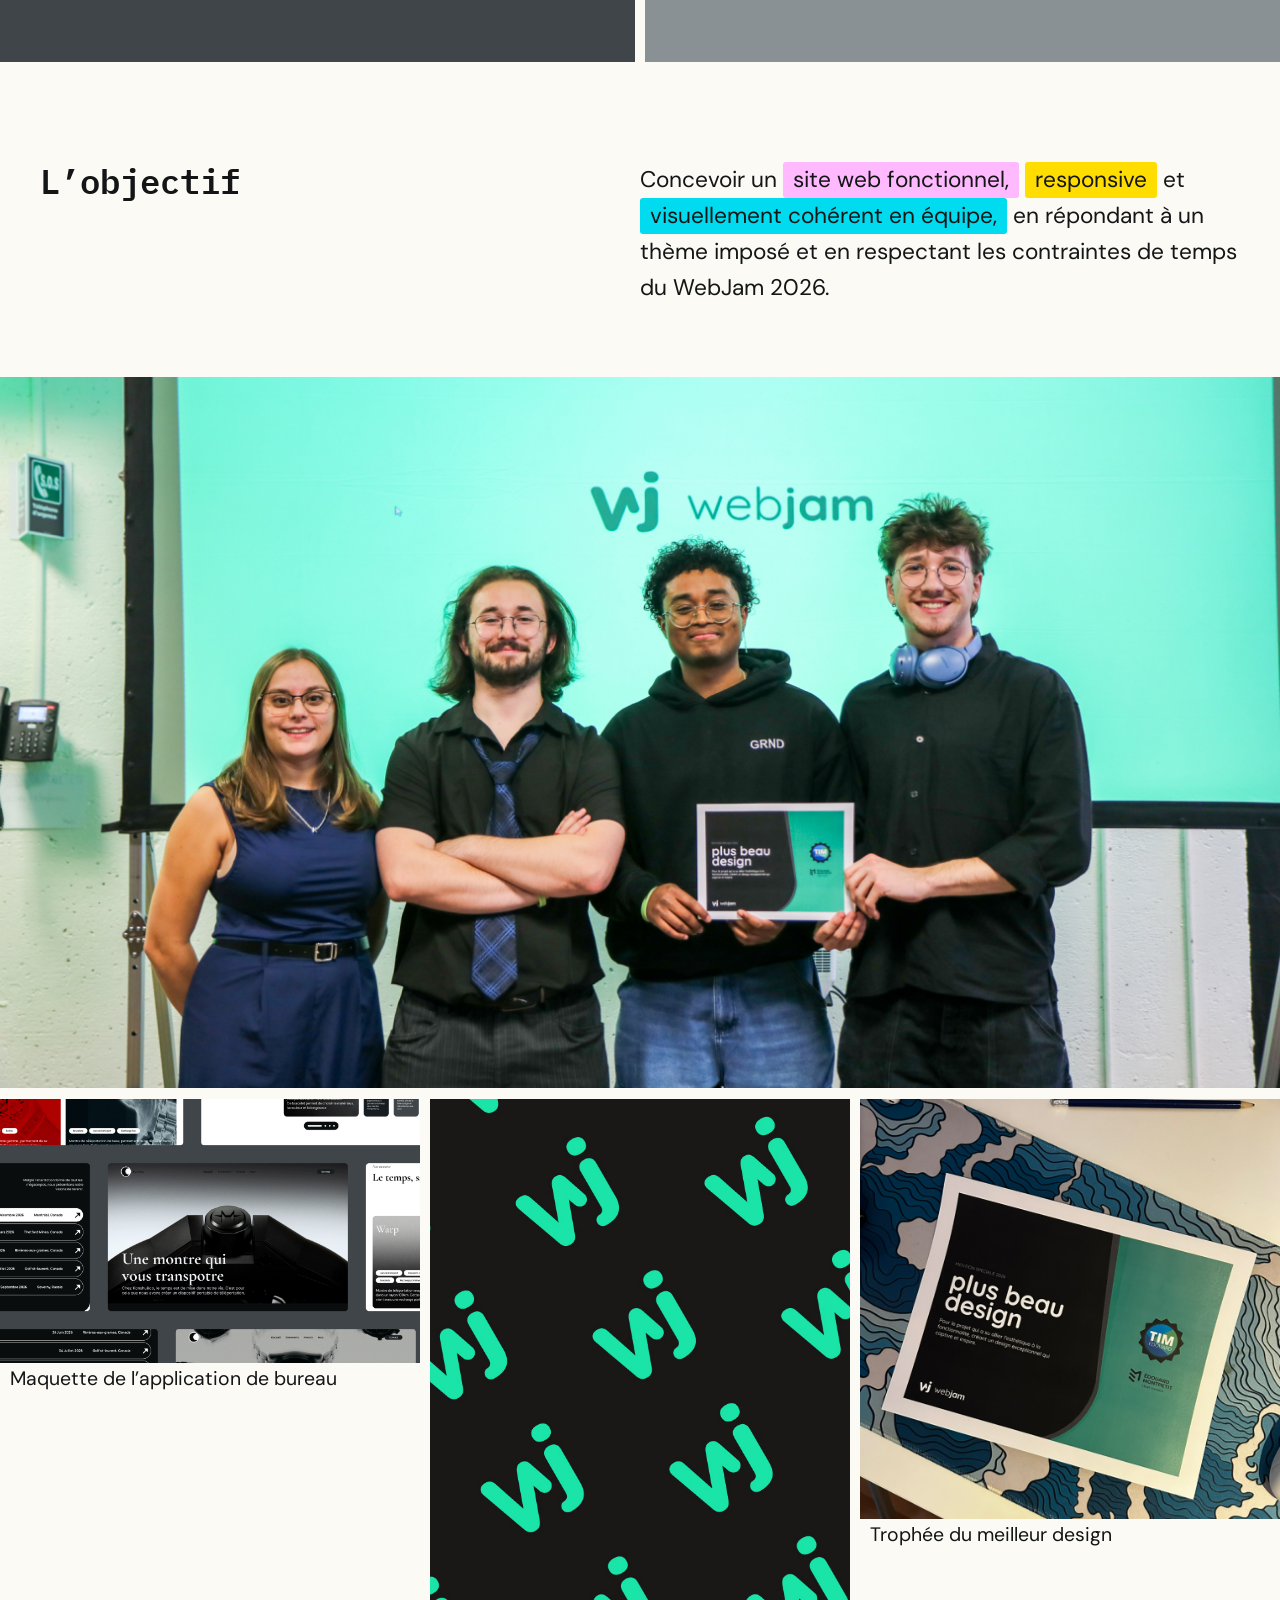
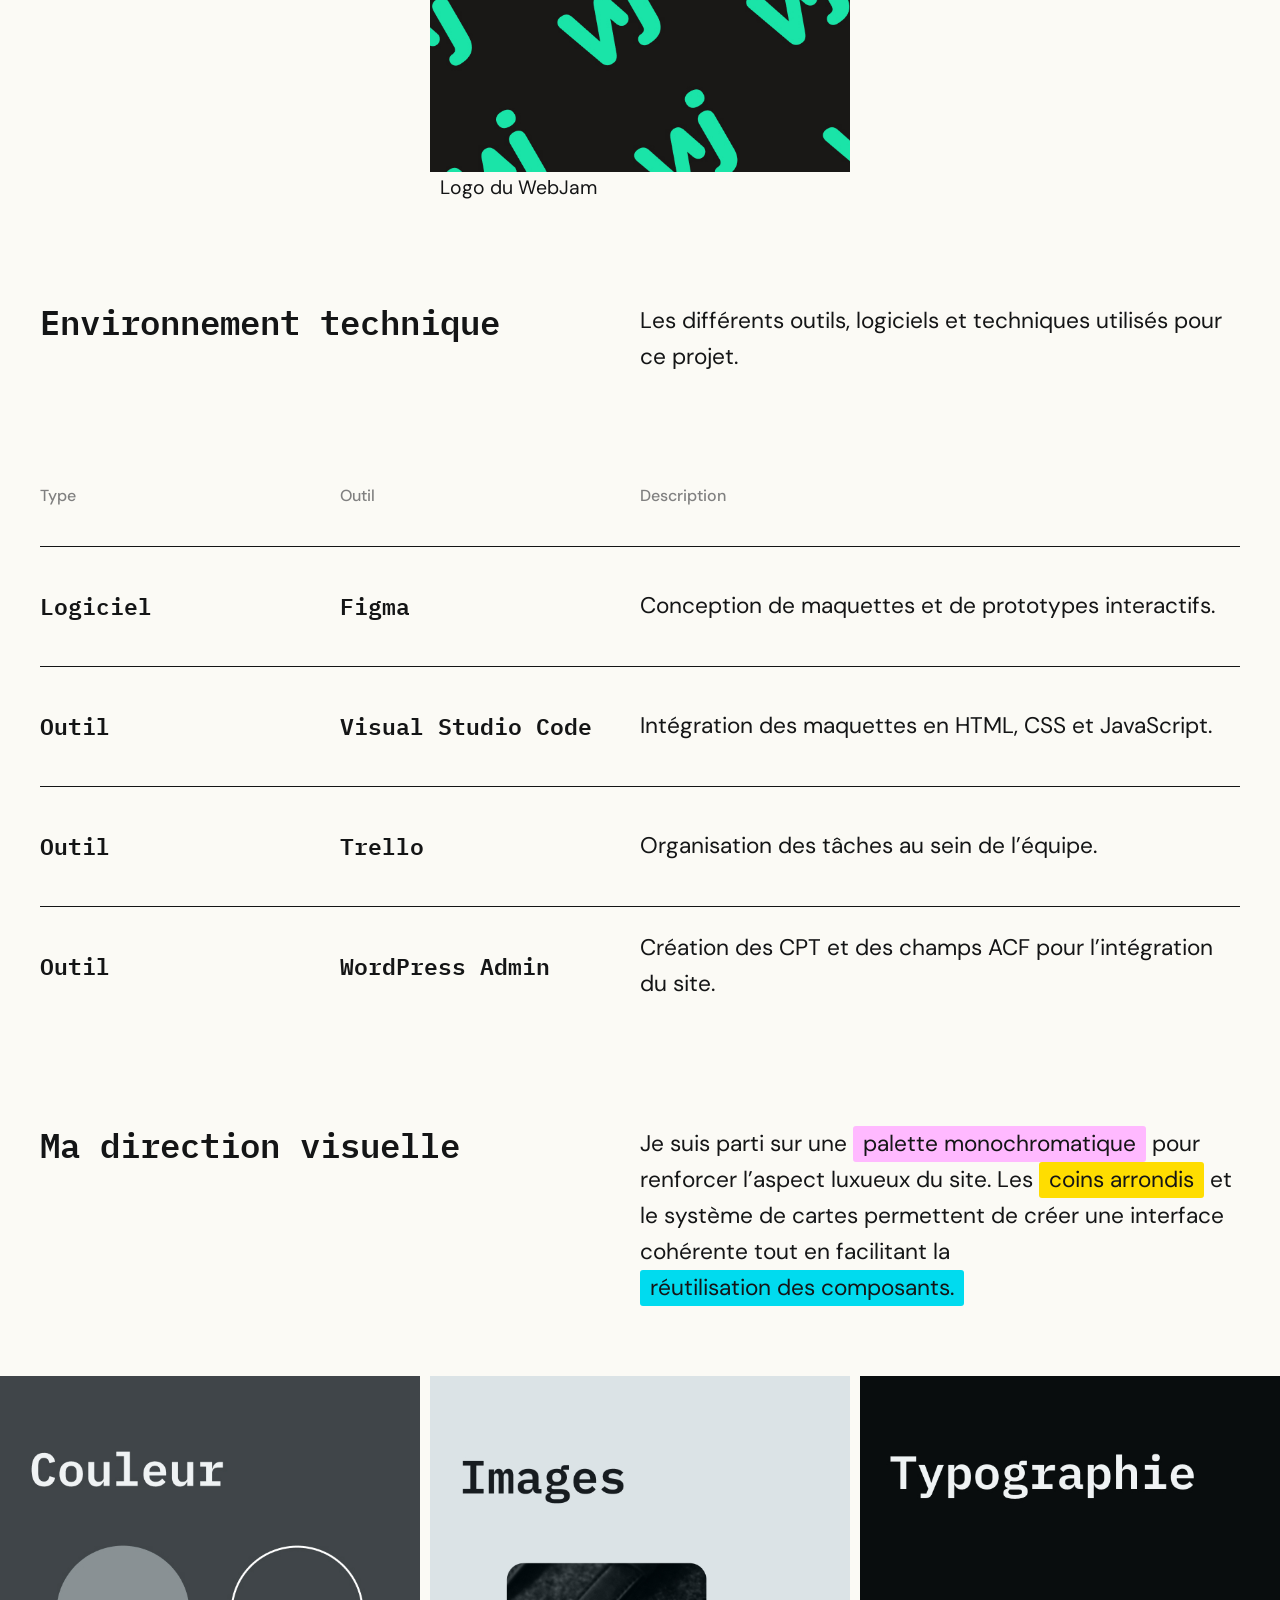
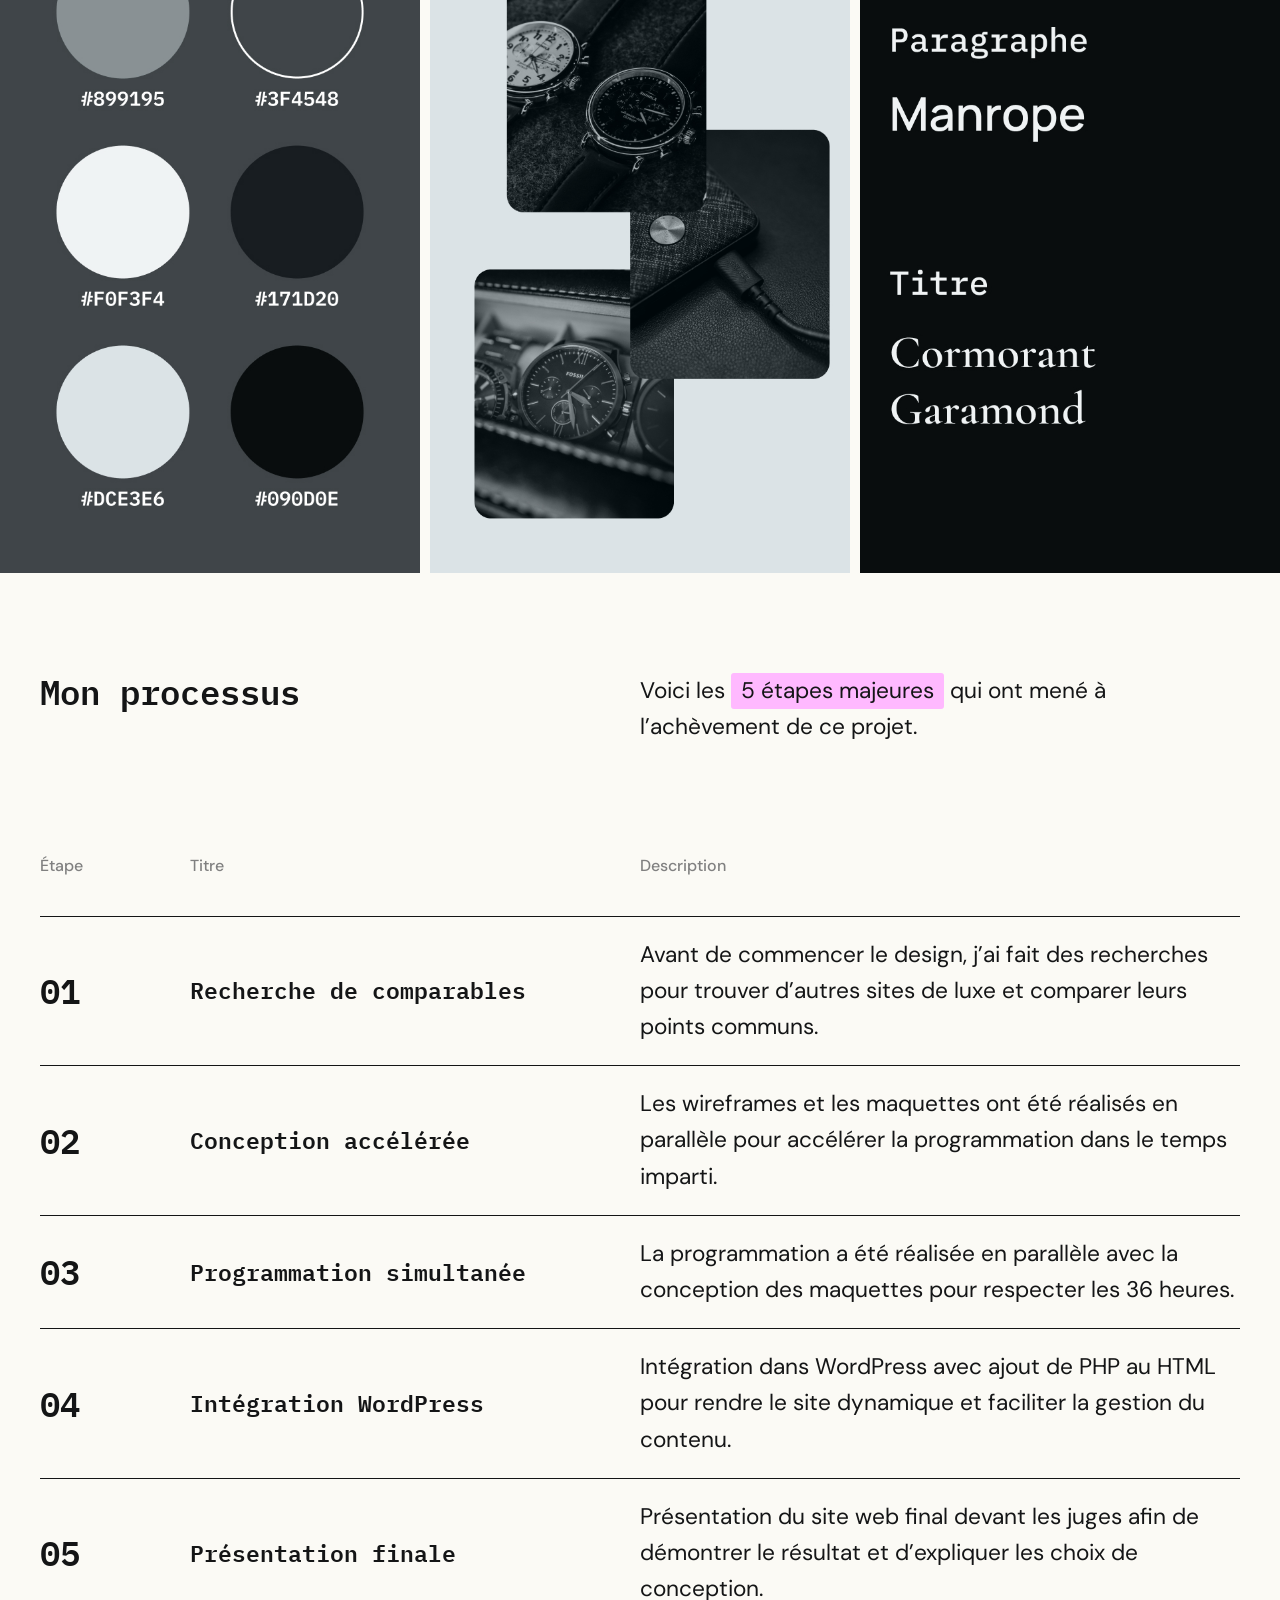
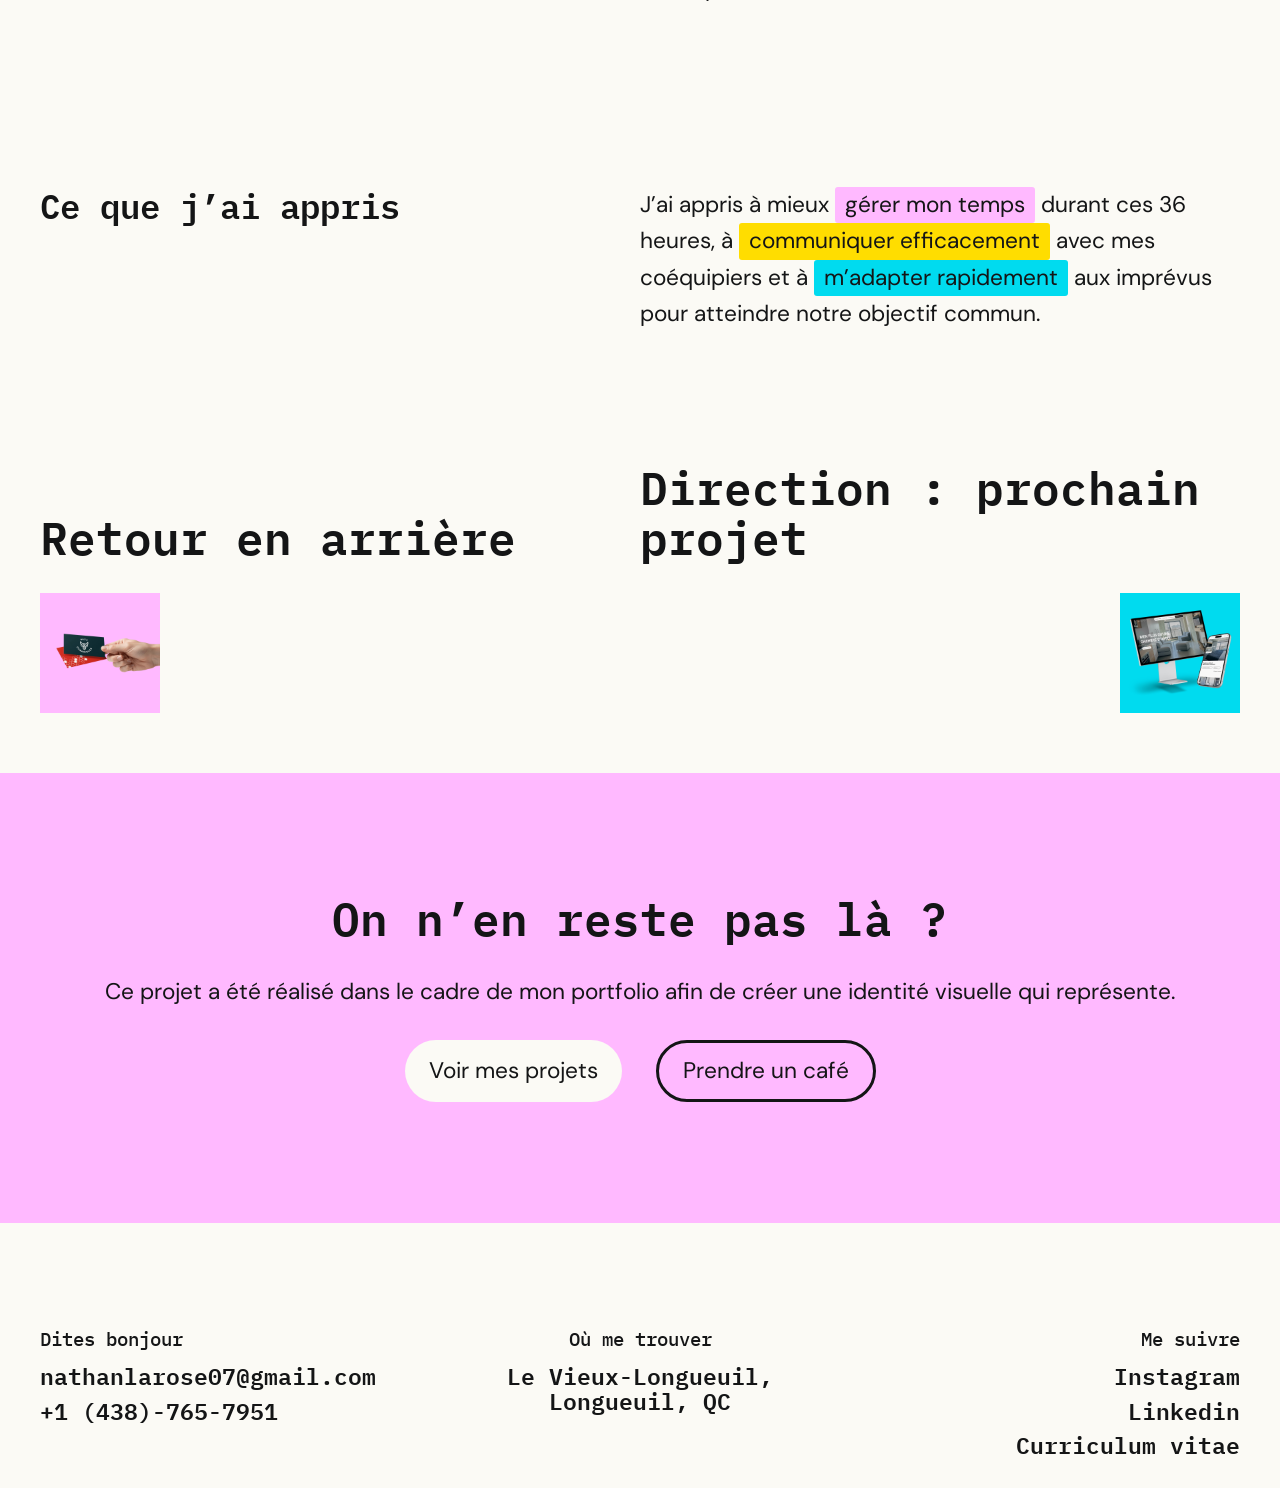
<file: projet-webjam.html>
<!DOCTYPE html>
<html lang="fr">

<head>
    <meta charset="utf-8" />
    <meta name="viewport" content="width=device-width, initial-scale=1.0" />
    <title>Nathan Larose | Portfolio</title>

    <link rel="stylesheet" href="styles/main.css" />

    <script src="scripts/main.js" defer></script>

    <!-- Favicon link -->
    <link rel="icon" type="image/png" href="assets/images/favicon/favicon-96x96.png" sizes="96x96" />
    <link rel="icon" type="image/svg+xml" href="assets/images/favicon/favicon.svg" />
    <link rel="shortcut icon" href="assets/images/favicon/favicon.ico" />
    <link rel="apple-touch-icon" sizes="180x180" href="assets/images/favicon/apple-touch-icon.png" />
    <link rel="manifest" href="assets/images/favicon/site.webmanifest" />
</head>
<!-- Google tag (gtag.js) -->
<script async src="https://www.googletagmanager.com/gtag/js?id=G-XW690DBLTF"></script>
<script>
    window.dataLayer = window.dataLayer || [];

    function gtag() {
        dataLayer.push(arguments);
    }
    gtag('js', new Date());

    gtag('config', 'G-XW690DBLTF');
</script>

<body data-component="Ball">
    <div class="page-transition" data-component="PageTransition">
        <div class="page-transition__rect"></div>
        <div class="page-transition__rect"></div>
        <div class="page-transition__rect"></div>
        <div class="page-transition__rect"></div>
    </div>

    <div class="cursor">
        <div class="cursor__ball">
            <div class="cursor__ball-text">
                <span class="cursor__ball-text-span"></span>
            </div>
        </div>
    </div>

    <header class="header" data-component="Header" data-threshold="0.1">
        <a href="index.html" class="header__brand">
            <img src="assets/images/logo.svg" alt="">
        </a>

        <nav class="nav__contact" aria-label="Contact">
            <div class="hub">
                <ul class="hub__information">
                    <li>
                        <a href="https://www.instagram.com/nate_pro07/" aria-label="Projets" target="_blank">
                            <svg class="icon icon--md hub--icons">
                                <use xlink:href="#icon-instagram"></use>
                            </svg>
                        </a>
                    </li>
                    <li>
                        <a href="https://www.linkedin.com/in/nathan-larose-013556300/" aria-label="LinkedIn" target="_blank">
                            <svg class="icon icon--md hub--icons">
                                <use xlink:href="#icon-linkedin"></use>
                            </svg>
                        </a>
                    </li>
                    <li>
                        <a href="assets/images/CV_nathan_larose_2026.pdf" download="" aria-label="Télécharger mon CV">
                            <svg class="icon icon--md hub--icons">
                                <use xlink:href="#icon-download"></use>
                            </svg>
                        </a>
                    </li>
                    <li>
                        <a href="mailto:nathanlarose07@gmail.com" aria-label="M'écrire un courriel">
                            <svg class="icon icon--md hub--icons">
                                <use xlink:href="#icon-contact"></use>
                            </svg>
                        </a>
                    </li>
                </ul>
            </div>
        </nav>

        <nav class="nav-primary" aria-label="Navigation principale">
            <ul class="nav__menu">
                <li>
                    <a href="index.html" class="nav__item">Moi</a>
                </li>
                <li>
                    <a href="projets.html" class="nav__item">Projets</a>
                </li>
            </ul>
        </nav>

        <button class="header__toggle js-toggle" aria-label="Menu">
            <span></span>
            <span></span>
            <span></span>
        </button>
    </header>


    <div data-component="Scroller">
        <div class="hero js-horiz">
            <div class="hero__content js-panel">
                <div class="wrapper">
                    <span></span>
                    <h1 class="">Le temps, sans frontières</h1>

                    <div class="hero__information">
                        <a href="https://kdaoust.dectim.ca/webjam/" data-interactive data-cursor-text="Voir plus">Site web Konshus</a>
                        <p>Création d'un produit imaginaire et réalisation de son site web promotionnel.</p>
                    </div>
                </div>
            </div>

            <div class="hero__media js-panel">
                <picture>
                    <source media="(max-width: 768px)" srcset="assets/images/webjam/hero__konshus-mobile.jpg" />
                    <img src="assets/images/webjam/hero__konshus-desktop.jpg" alt="Maquette du site" />
                </picture>
            </div>
        </div>
    </div>

    <section class="apprentissage">
        <div class="wrapper">
            <div class="titre" data-component="HighlightText">
                <h3>Crédits</h3>
                <div class="textes">
                    <p>Nous avons utilisé l'IA pour la création de contenu et pour nous aider à corriger le code PHP.</p>
                    <ul>
                        <li>Kamille Daoust</li>
                        <li>Jérémy Côté</li>
                        <li>Alexandre Lajoie</li>
                    </ul>
                    <a data-interactive data-cursor-text="Voir plus" href="https://kdaoust.dectim.ca/webjam/credits/" target="_blank">
                        Voir la répartition des rôles
                    </a>
                </div>
            </div>
        </div>
    </section>

    <section class="contexte">
        <div class="wrapper">
            <div class="titre" data-component="HighlightText">
                <h3>Le contexte</h3>
                <p>
                    Marathon créatif de
                    <span class="highlight highlight--rose">
                        <span class="highlight-bg"></span>
                        36 heures
                    </span>
                    réunissant 44 participants en
                    <span class="highlight highlight--jaune">
                        <span class="highlight-bg"></span>
                        11 équipes
                    </span>
                    pour concevoir un site web dynamique à partir d’une
                    <span class="highlight highlight--bleu">
                        <span class="highlight-bg"></span>
                        thématique imposée.
                    </span>
                </p>
            </div>
        </div>

        <div class="images">
            <div class="image">
                <img src="assets/images/webjam/konshus-contexte1.jpg" alt="" />
            </div>
            <div class="image">
                <img src="assets/images/webjam/konshus-contexte2.jpg" alt="" />
            </div>
        </div>
    </section>

    <section class="objectif">
        <div class="wrapper">
            <div class="titre" data-component="HighlightText">
                <h3>L’objectif</h3>
                <p>
                    Concevoir un
                    <span class="highlight highlight--rose">
                        <span class="highlight-bg"></span>
                        site web fonctionnel,
                    </span>
                    <span class="highlight highlight--jaune">
                        <span class="highlight-bg"></span>
                        responsive
                    </span>
                    et
                    <span class="highlight highlight--bleu">
                        <span class="highlight-bg"></span>
                        visuellement cohérent en équipe,
                    </span>
                    en répondant à un thème imposé et en respectant les contraintes de temps du WebJam 2026.
                </p>
            </div>
        </div>

        <div class="image">
            <img src="assets/images/webjam/konshus-full_slide.jpg" alt="" />
        </div>

        <!-- Slider main container -->
        <div class="swiper" data-component="Carousel" data-interactive data-cursor-text="Déroule →">
            <!-- Additional required wrapper -->
            <div class="swiper-wrapper">
                <!-- Slides -->
                <div class="swiper-slide">
                    <img class="rectangle" src="assets/images/webjam/konshus-caroussel_slide1.jpg" alt="" />

                    <p class="p-small">Maquette de l’application de bureau</p>
                </div>
                <div class="swiper-slide">
                    <img src="assets/images/webjam/konshus-caroussel_slide2.jpg" alt="" />
                    <p class="p-small">Logo du WebJam</p>
                </div>
                <div class="swiper-slide carre">
                    <img src="assets/images/webjam/konshus-caroussel_slide3.jpg" alt="" />

                    <p class="p-small">Trophée du meilleur design</p>
                </div>
                <div class="swiper-slide">
                    <img src="assets/images/webjam/konshus-caroussel_slide4.jpg" alt="" />
                    <p class="p-small">Maquette de l’application mobile</p>
                </div>
                <div class="swiper-slide">
                    <img src="assets/images/webjam/konshus-caroussel_slide5.jpg" alt="" />

                    <p class="p-small">Moi avec le trophée !</p>
                </div>
            </div>
        </div>
    </section>

    <section class="technique">
        <div class="wrapper">
            <div class="titre" data-component="HighlightText">
                <h3>Environnement technique</h3>
                <p>Les différents outils, logiciels et techniques utilisés pour ce projet.</p>
            </div>
        </div>
        <div class="">
            <div class="wrapper">
                <div class="listes labels">
                    <p>Type</p>
                    <p>Outil</p>
                    <p>Description</p>
                </div>
            </div>
        </div>
        <div class="full__projet pink">
            <div class="wrapper">
                <a class="projet listes hover-text" data-hover="dynamiques">
                    <h4>Logiciel</h4>
                    <h4>Figma</h4>
                    <p>Conception de maquettes et de prototypes interactifs.</p>
                </a>
            </div>
        </div>
        <div class="full__projet bleu">
            <div class="wrapper">
                <a class="projet listes hover-text" data-hover="dynamiques">
                    <h4>Outil</h4>
                    <h4>Visual Studio Code</h4>
                    <p>Intégration des maquettes en HTML, CSS et JavaScript.</p>
                </a>
            </div>
        </div>
        <!-- <div class="full__projet vert">
        <div class="wrapper">
            <a class="projet listes hover-text" data-hover="dynamiques">
                <h4>Logiciel</h4>
                <h4>Pinterest</h4>
                <p>Recherche de comparables et d’inspiration.</p>
            </a>
        </div>
    </div> -->
        <div class="full__projet jaune">
            <div class="wrapper">
                <a class="projet listes hover-text" data-hover="dynamiques">
                    <h4>Outil</h4>
                    <h4>Trello</h4>
                    <p>Organisation des tâches au sein de l’équipe.</p>
                </a>
            </div>
        </div>
        <!-- <div class="full__projet pink">
        <div class="wrapper">
            <a class="projet listes hover-text" data-hover="dynamiques">
                <h4>Outil</h4>
                <h4>Caféine</h4>
                <p>L’outil le plus important pour rester éveillé pendant 36 heures !</p>
            </a>
        </div>
    </div> -->
        <div class="full__projet pink">
            <div class="wrapper">
                <a class="projet listes hover-text" data-hover="dynamiques">
                    <h4>Outil</h4>
                    <h4>WordPress Admin</h4>
                    <p>Création des CPT et des champs ACF pour l’intégration du site.</p>
                </a>
            </div>
        </div>
    </section>

    <section class="direction_visuel">
        <div class="wrapper">
            <div class="titre" data-component="HighlightText">
                <h3>Ma direction visuelle</h3>
                <p>
                    Je suis parti sur une
                    <span class="highlight highlight--rose">
                        <span class="highlight-bg"></span>
                        palette monochromatique
                    </span>
                    pour renforcer l’aspect luxueux du site. Les
                    <span class="highlight highlight--jaune">
                        <span class="highlight-bg"></span>
                        coins arrondis
                    </span>
                    et le système de cartes permettent de créer une interface cohérente tout en facilitant la
                    <span class="highlight highlight--bleu">
                        <span class="highlight-bg"></span>
                        réutilisation des composants.
                    </span>
                </p>
            </div>
        </div>

        <div class="images">
            <div class="image">
                <img src="assets/images/webjam/konshus-direction_visuel-1.jpg" alt="" />

                <p class="p-small">Légende</p>
            </div>
            <div class="image">
                <img src="assets/images/webjam/konshus-direction_visuel-2.jpg" alt="" />
                <p class="p-small">Légende</p>
            </div>
            <div class="image">
                <img src="assets/images/webjam/konshus-direction_visuel-3.jpg" alt="" />
                <p class="p-small">Légende</p>
            </div>
        </div>
    </section>

    <section class="processus" data-component="HoverImage">
        <div class="hover-image medium" data-hover="comparables"><img src="assets/images/webjam/konshus-comparable.jpg" /></div>
        <div class="hover-image medium" data-hover="moodboard"><img src="assets/images/webjam/konshus-maquette.jpg" /></div>
        <div class="hover-image medium" data-hover="wireframe"><img src="assets/images/webjam/konshus-programmation.jpg" /></div>
        <div class="hover-image medium" data-hover="maquette"><img src="assets/images/webjam/konshus-integration.jpg" /></div>
        <div class="hover-image medium" data-hover="prototype"><img src="assets/images/webjam/konshus-presentation.jpg" /></div>

        <div class="wrapper">
            <div class="titre" data-component="HighlightText">
                <h3>Mon processus</h3>
                <p>
                    Voici les
                    <span class="highlight highlight--rose">
                        <span class="highlight-bg"></span>
                        5 étapes majeures
                    </span>
                    qui ont mené à l’achèvement de ce projet.
                </p>
            </div>
        </div>
        <div class="">
            <div class="wrapper">
                <div class="listes labels">
                    <p>Étape</p>
                    <p>Titre</p>
                    <p>Description</p>
                </div>
            </div>
        </div>
        <div class="full__projet pink">
            <div class="wrapper">
                <a class="projet listes hover-text" data-hover="comparables">
                    <img src="assets/images/webjam/konshus-comparable.jpg" alt="" />
                    <h3>01</h3>
                    <h4>Recherche de comparables</h4>
                    <p>Avant de commencer le design, j’ai fait des recherches pour trouver d’autres sites de luxe et comparer leurs points communs.</p>
                </a>
            </div>
        </div>
        <div class="full__projet bleu">
            <div class="wrapper">
                <a class="projet listes hover-text" data-hover="moodboard">
                    <img src="assets/images/webjam/konshus-maquette.jpg" alt="" />
                    <h3>02</h3>
                    <h4>Conception accélérée</h4>
                    <p>Les wireframes et les maquettes ont été réalisés en parallèle pour accélérer la programmation dans le temps imparti.</p>
                </a>
            </div>
        </div>
        <div class="full__projet vert">
            <div class="wrapper">
                <a class="projet listes hover-text" data-hover="wireframe">
                    <img src="assets/images/webjam/konshus-programmation.jpg" alt="" />
                    <h3>03</h3>
                    <h4>Programmation simultanée</h4>
                    <p>La programmation a été réalisée en parallèle avec la conception des maquettes pour respecter les 36 heures.</p>
                </a>
            </div>
        </div>
        <div class="full__projet jaune">
            <div class="wrapper">
                <a class="projet listes hover-text" data-hover="maquette">
                    <img src="assets/images/webjam/konshus-integration.jpg" alt="" />
                    <h3>04</h3>
                    <h4>Intégration WordPress</h4>
                    <p>Intégration dans WordPress avec ajout de PHP au HTML pour rendre le site dynamique et faciliter la gestion du contenu.</p>
                </a>
            </div>
        </div>
        <div class="full__projet pink">
            <div class="wrapper">
                <a class="projet listes hover-text" data-hover="prototype">
                    <img src="assets/images/webjam/konshus-presentation.jpg" alt="" />
                    <h3>05</h3>
                    <h4>Présentation finale</h4>
                    <p>Présentation du site web final devant les juges afin de démontrer le résultat et d’expliquer les choix de conception.</p>
                </a>
            </div>
        </div>
    </section>

    <section class="apprentissage">
        <div class="wrapper">
            <div class="titre" data-component="HighlightText">
                <h3>Ce que j’ai appris</h3>
                <p>
                    J’ai appris à mieux
                    <span class="highlight highlight--rose">
                        <span class="highlight-bg"></span>
                        gérer mon temps
                    </span>
                    durant ces 36 heures, à
                    <span class="highlight highlight--jaune">
                        <span class="highlight-bg"></span>
                        communiquer efficacement
                    </span>
                    avec mes coéquipiers et à
                    <span class="highlight highlight--bleu">
                        <span class="highlight-bg"></span>
                        m’adapter rapidement
                    </span>
                    aux imprévus pour atteindre notre objectif commun.
                </p>
            </div>
        </div>
    </section>

    <section class="next">
        <div class="wrapper">
            <a href="projet-dynamiques.html" data-interactive data-cursor-text="Voir plus">
                <h2>Retour en arrière</h2>
                <img src="assets/images/preview-dynamiques.jpg" alt="" />
            </a>
            <a href="projet-boxotel.html" data-interactive data-cursor-text="Voir plus">
                <h2>Direction : prochain projet</h2>
                <img src="assets/images/preview-boxotel.jpg" alt="" />
            </a>
        </div>
    </section>

    <section class="cta">
        <div class="wrapper">
            <h2>On n’en reste pas là ?</h2>
            <p>Ce projet a été réalisé dans le cadre de mon portfolio afin de créer une identité visuelle qui représente.</p>

            <div class="buttons">
                <a class="button secondary" href="projets.html" data-interactive data-cursor-text="Voir plus">Voir mes projets</a>
                <a class="button primary" href="projets.html" data-interactive data-cursor-text="Voir plus">Prendre un café</a>
            </div>
        </div>
    </section>

    <footer class="footer">
        <div class="wrapper grids">
            <div class="grid footer__contact">
                <p>Dites bonjour</p>
                <a class="h4" href="mailto:nathanlarose07@gmail.com" data-interactive data-cursor-text="Écrire">
                    nathanlarose07@gmail.com
                </a>
                <a class="h4" href="tel:+14387657951" data-interactive data-cursor-text="Appeler">
                    +1 (438)-765-7951
                </a>
            </div>

            <div class="grid footer__localisation">
                <p>Où me trouver</p>
                <a class="h4" href="https://www.google.com/maps/search/?api=1&query=Vieux-Longueuil,+Longueuil,+QC" target="_blank" rel="noopener noreferrer" data-interactive data-cursor-text="Me trouver">
                    Le Vieux-Longueuil, <br> Longueuil, QC
                </a>
            </div>

            <div class="grid footer__media">
                <p>Me suivre</p>
                <a class="h4" href="https://www.instagram.com/nate_pro07/" data-interactive target="_blank" data-cursor-text="Voir plus">
                    Instagram
                </a>
                <a class="h4" href="https://www.linkedin.com/in/nathan-larose-013556300/" data-interactive target="_blank" data-cursor-text="Voir plus">
                    Linkedin
                </a>
                <a class="h4" href="assets/images/CV_nathan_larose_2026.pdf" download="" data-interactive data-cursor-text="Voir plus">
                    Curriculum vitae
                </a>
            </div>
        </div>
    </footer>
</file>
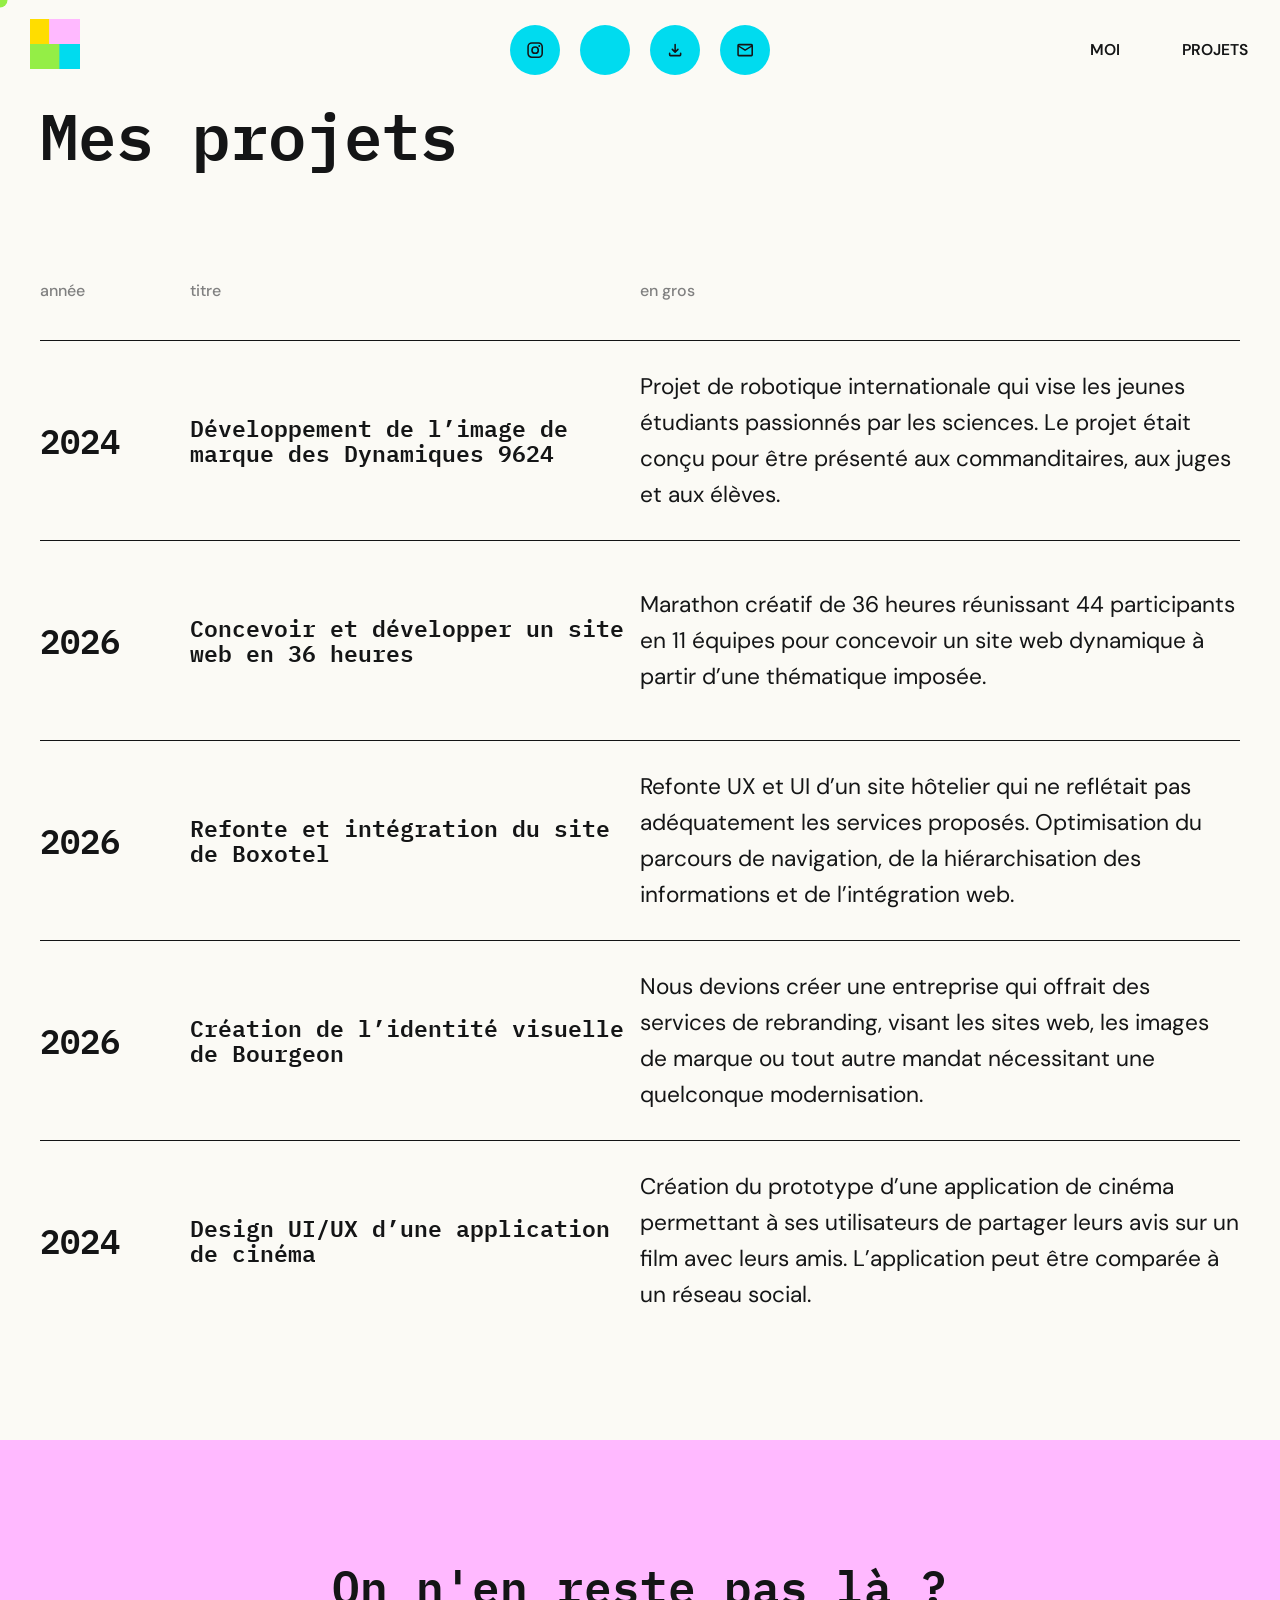
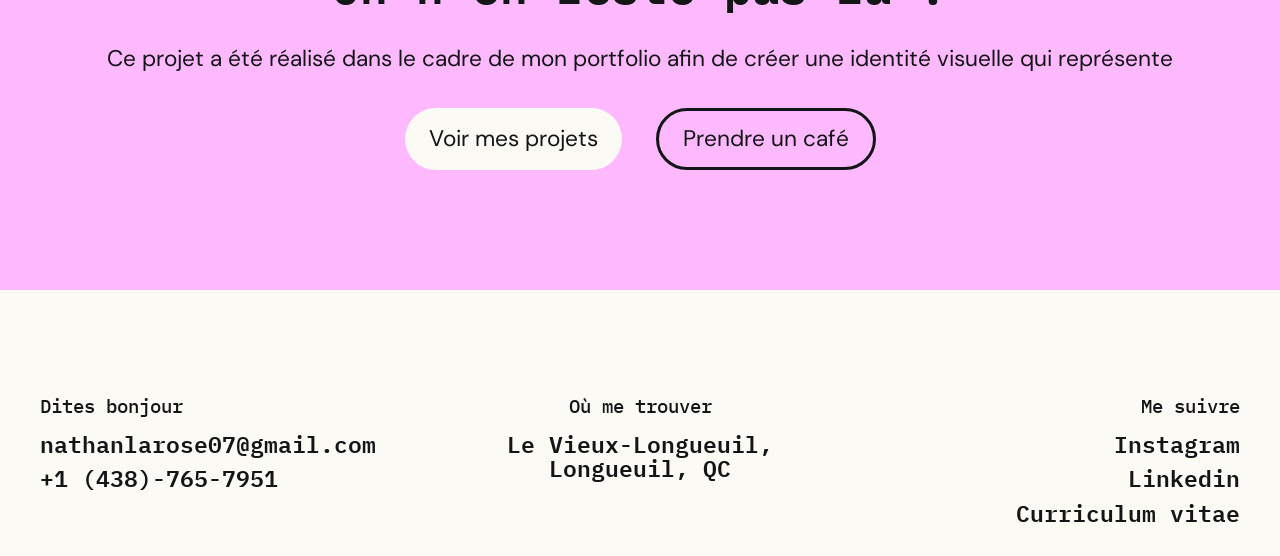
<file: projets.html>
<!DOCTYPE html>
<html lang="fr">

<head>
    <meta charset="utf-8" />
    <meta name="viewport" content="width=device-width, initial-scale=1.0" />
    <title>Nathan Larose | Portfolio</title>

    <link rel="stylesheet" href="styles/main.css" />

    <script src="scripts/main.js" defer></script>

    <!-- Favicon link -->
    <link rel="icon" type="image/png" href="assets/images/favicon/favicon-96x96.png" sizes="96x96" />
    <link rel="icon" type="image/svg+xml" href="assets/images/favicon/favicon.svg" />
    <link rel="shortcut icon" href="assets/images/favicon/favicon.ico" />
    <link rel="apple-touch-icon" sizes="180x180" href="assets/images/favicon/apple-touch-icon.png" />
    <link rel="manifest" href="assets/images/favicon/site.webmanifest" />
</head>
<!-- Google tag (gtag.js) -->
<script async src="https://www.googletagmanager.com/gtag/js?id=G-XW690DBLTF"></script>
<script>
    window.dataLayer = window.dataLayer || [];

    function gtag() {
        dataLayer.push(arguments);
    }
    gtag('js', new Date());

    gtag('config', 'G-XW690DBLTF');
</script>

<body data-component="Ball">
    <div class="page-transition" data-component="PageTransition">
        <div class="page-transition__rect"></div>
        <div class="page-transition__rect"></div>
        <div class="page-transition__rect"></div>
        <div class="page-transition__rect"></div>
    </div>

    <div class="cursor">
        <div class="cursor__ball">
            <div class="cursor__ball-text">
                <span class="cursor__ball-text-span"></span>
            </div>
        </div>
    </div>

    <header class="header" data-component="Header" data-threshold="0.1">
        <a href="index.html" class="header__brand">
            <img src="assets/images/logo.svg" alt="">
        </a>

        <nav class="nav__contact" aria-label="Contact">
            <div class="hub">
                <ul class="hub__information">
                    <li>
                        <a href="https://www.instagram.com/nate_pro07/" aria-label="Projets" target="_blank">
                            <svg class="icon icon--md hub--icons">
                                <use xlink:href="#icon-instagram"></use>
                            </svg>
                        </a>
                    </li>
                    <li>
                        <a href="https://www.linkedin.com/in/nathan-larose-013556300/" aria-label="LinkedIn" target="_blank">
                            <svg class="icon icon--md hub--icons">
                                <use xlink:href="#icon-linkedin"></use>
                            </svg>
                        </a>
                    </li>
                    <li>
                        <a href="assets/images/CV_nathan_larose_2026.pdf" download="" aria-label="Télécharger mon CV">
                            <svg class="icon icon--md hub--icons">
                                <use xlink:href="#icon-download"></use>
                            </svg>
                        </a>
                    </li>
                    <li>
                        <a href="mailto:nathanlarose07@gmail.com" aria-label="M'écrire un courriel">
                            <svg class="icon icon--md hub--icons">
                                <use xlink:href="#icon-contact"></use>
                            </svg>
                        </a>
                    </li>
                </ul>
            </div>
        </nav>

        <nav class="nav-primary" aria-label="Navigation principale">
            <ul class="nav__menu">
                <li>
                    <a href="index.html" class="nav__item">Moi</a>
                </li>
                <li>
                    <a href="projets.html" class="nav__item">Projets</a>
                </li>
            </ul>
        </nav>

        <button class="header__toggle js-toggle" aria-label="Menu">
            <span></span>
            <span></span>
            <span></span>
        </button>
    </header>



    <div class="hover-image medium" data-hover="dynamiques"><img src="assets/images/preview-dynamiques.jpg" /></div>
    <div class="hover-image medium" data-hover="boxotel"><img src="assets/images/preview-boxotel.jpg" /></div>
    <div class="hover-image medium" data-hover="bourgeon"><img src="assets/images/preview-bourgeon.jpg" /></div>
    <div class="hover-image medium" data-hover="timflix"><img src="assets/images/preview-timflix.jpg" /></div>
    <div class="hover-image medium" data-hover="webjam"><img src="assets/images/preview-webjam.jpg" /></div>

    <section class="projets" data-component="HoverImage">
        <div class="wrapper">
            <div class="titre" data-component="HighlightText">
                <h1>Mes projets</h1>
            </div>
        </div>
        <div class="">
            <div class="wrapper">
                <div class="projet listes labels">
                    <p>année</p>
                    <p>titre</p>
                    <p>en gros</p>
                </div>
            </div>
        </div>
        <div class="full__projet vert">
            <div class="wrapper">
                <a class="projet listes hover-text" href="projet-dynamiques.html" data-hover="dynamiques">
                    <img src="assets/images/preview-dynamiques.jpg" alt="" />
                    <h3>2024</h3>
                    <h4>Développement de l’image de marque des Dynamiques 9624</h4>
                    <p>
                        Projet de robotique internationale qui vise les jeunes étudiants passionnés par les sciences. Le projet était conçu pour être présenté aux
                        commanditaires, aux juges et aux élèves.
                    </p>
                </a>
            </div>
        </div>
        <div class="full__projet jaune">
            <div class="wrapper">
                <a class="projet listes hover-text" href="projet-webjam.html" data-hover="webjam">
                    <img src="assets/images/preview-webjam.jpg" alt="" />
                    <h3>2026</h3>
                    <h4>Concevoir et développer un site web en 36 heures</h4>
                    <p>
                        Marathon créatif de 36 heures réunissant 44 participants en 11 équipes pour concevoir un site web dynamique à partir d’une thématique
                        imposée.
                    </p>
                </a>
            </div>
        </div>
        <div class="full__projet jaune">
            <div class="wrapper">
                <a class="projet listes hover-text" href="projet-boxotel.html" data-hover="boxotel">
                    <img src="assets/images/preview-boxotel.jpg" alt="" />
                    <h3>2026</h3>
                    <h4>Refonte et intégration du site de Boxotel</h4>
                    <p>
                        Refonte UX et UI d’un site hôtelier qui ne reflétait pas adéquatement les services proposés. Optimisation du parcours de navigation, de la
                        hiérarchisation des informations et de l’intégration web.
                    </p>
                </a>
            </div>
        </div>
        <div class="full__projet vert">
            <div class="wrapper">
                <a class="projet listes hover-text" href="projet-bourgeon.html" data-hover="bourgeon">
                    <img src="assets/images/preview-bourgeon.jpg" alt="" />
                    <h3>2026</h3>
                    <h4>Création de l’identité visuelle de Bourgeon</h4>
                    <p>
                        Nous devions créer une entreprise qui offrait des services de rebranding, visant les sites web, les images de marque ou tout autre mandat
                        nécessitant une quelconque modernisation.
                    </p>
                </a>
            </div>
        </div>
        <div class="full__projet pink">
            <div class="wrapper">
                <a class="projet listes hover-text" href="projet-timflix.html" data-hover="timflix">
                    <img src="assets/images/preview-timflix.jpg" alt="" />
                    <h3>2024</h3>
                    <h4>Design UI/UX d’une application de cinéma</h4>
                    <p>
                        Création du prototype d’une application de cinéma permettant à ses utilisateurs de partager leurs avis sur un film avec leurs amis.
                        L’application peut être comparée à un réseau social.
                    </p>
                </a>
            </div>
        </div>
    </section>

    <section class="cta">
        <div class="wrapper">
            <h2>On n'en reste pas là ?</h2>
            <p>Ce projet a été réalisé dans le cadre de mon portfolio afin de créer une identité visuelle qui représente</p>

            <div class="buttons">
                <a class="button secondary" href="projets.html" data-interactive data-cursor-text="Voir plus">Voir mes projets</a>
                <a class="button primary" href="projets.html" data-interactive data-cursor-text="Voir plus">Prendre un café</a>
            </div>
        </div>
    </section>

    <footer class="footer">
        <div class="wrapper grids">
            <div class="grid footer__contact">
                <p>Dites bonjour</p>
                <a class="h4" href="mailto:nathanlarose07@gmail.com" data-interactive data-cursor-text="Écrire">
                    nathanlarose07@gmail.com
                </a>
                <a class="h4" href="tel:+14387657951" data-interactive data-cursor-text="Appeler">
                    +1 (438)-765-7951
                </a>
            </div>

            <div class="grid footer__localisation">
                <p>Où me trouver</p>
                <a class="h4" href="https://www.google.com/maps/search/?api=1&query=Vieux-Longueuil,+Longueuil,+QC" target="_blank" rel="noopener noreferrer" data-interactive data-cursor-text="Me trouver">
                    Le Vieux-Longueuil, <br> Longueuil, QC
                </a>
            </div>

            <div class="grid footer__media">
                <p>Me suivre</p>
                <a class="h4" href="https://www.instagram.com/nate_pro07/" data-interactive target="_blank" data-cursor-text="Voir plus">
                    Instagram
                </a>
                <a class="h4" href="https://www.linkedin.com/in/nathan-larose-013556300/" data-interactive target="_blank" data-cursor-text="Voir plus">
                    Linkedin
                </a>
                <a class="h4" href="assets/images/CV_nathan_larose_2026.pdf" download="" data-interactive data-cursor-text="Voir plus">
                    Curriculum vitae
                </a>
            </div>
        </div>
    </footer>
</file>
<file: styles/main.css>
@charset "UTF-8";
@import url("https://fonts.googleapis.com/css2?family=DM+Sans:ital,opsz,wght@0,9..40,100..1000;1,9..40,100..1000&family=IBM+Plex+Mono:ital,wght@0,100;0,200;0,300;0,400;0,500;0,600;0,700;1,100;1,200;1,300;1,400;1,500;1,600;1,700&display=swap");
/* ==========================================================================
   cover / tools
   ========================================================================== */
/* ==========================================================================
   cover / typo
   ========================================================================== */
/* ==========================================================================
   COLORS / SETTINGS
   ========================================================================== */
:root {
  --color-white: #fbfaf5;
  --color-black: #141516;
  --color-rose: #ffb9ff;
  --color-bleu: #00dbef;
  --color-vert: #94ee46;
  --color-jaune: #ffdd00;
  --color-bg-primary: #fbfaf5;
}

/* ==========================================================================
   easing / settings
   ========================================================================== */
/* ==========================================================================
   FONTS / SETTINGS
   ========================================================================== */
:root {
  --font-primary: 'IBM Plex Mono', monospace;
  --font-secondary: 'DM Sans', sans-serif;
  --font-size-content: clamp(1rem, 0.83vw + 0.75rem, 1.5rem);
  --font-size-content-small: clamp(1rem, 0.42vw + 0.88rem, 1.25rem);
  --font-size-h1: clamp(2.13rem, 3.75vw + 1rem, 4.38rem);
  --font-size-h2: clamp(1.5rem, 2.71vw + 0.69rem, 3.13rem);
  --font-size-h3: clamp(1.5rem, 1.25vw + 1.13rem, 2.25rem);
  --font-size-h4: clamp(1rem, 0.83vw + 0.75rem, 1.5rem);
  --font-size-nav: clamp(0.88rem, 0.21vw + 0.81rem, 1rem);
}

/* ==========================================================================
   DIMENSIONS / SETTINGS
   ========================================================================== */
:root {
  --spacing-xs: 5px;
  --spacing-sm: 15px;
  --spacing-md: 30px;
  --spacing-lg: 80px;
  --spacing-xl: 100px;
  --spacing-xxl: 220px;
}

/*! normalize.css v8.0.1 | MIT License | github.com/necolas/normalize.css */
/* Document
   ========================================================================== */
/**
 * 1. Correct the line height in all browsers.
 * 2. Prevent adjustments of font size after orientation changes in iOS.
 */
html {
  line-height: 1.15; /* 1 */
  -webkit-text-size-adjust: 100%; /* 2 */
}

/* Sections
   ========================================================================== */
/**
 * Remove the margin in all browsers.
 */
body {
  margin: 0;
}

/**
 * Render the `main` element consistently in IE.
 */
main {
  display: block;
}

/**
 * Correct the font size and margin on `h1` elements within `section` and
 * `article` contexts in Chrome, Firefox, and Safari.
 */
h1 {
  font-size: 2em;
  margin: 0.67em 0;
}

/* Grouping content
   ========================================================================== */
/**
 * 1. Add the correct box sizing in Firefox.
 * 2. Show the overflow in Edge and IE.
 */
hr {
  box-sizing: content-box; /* 1 */
  height: 0; /* 1 */
  overflow: visible; /* 2 */
}

/**
 * 1. Correct the inheritance and scaling of font size in all browsers.
 * 2. Correct the odd `em` font sizing in all browsers.
 */
pre {
  font-family: monospace, monospace; /* 1 */
  font-size: 1em; /* 2 */
}

/* Text-level semantics
   ========================================================================== */
/**
 * Remove the gray background on active links in IE 10.
 */
a {
  background-color: transparent;
}

/**
 * 1. Remove the bottom border in Chrome 57-
 * 2. Add the correct text decoration in Chrome, Edge, IE, Opera, and Safari.
 */
abbr[title] {
  border-bottom: none; /* 1 */
  text-decoration: underline; /* 2 */
  -webkit-text-decoration: underline dotted;
          text-decoration: underline dotted; /* 2 */
}

/**
 * Add the correct font weight in Chrome, Edge, and Safari.
 */
b,
strong {
  font-weight: bolder;
}

/**
 * 1. Correct the inheritance and scaling of font size in all browsers.
 * 2. Correct the odd `em` font sizing in all browsers.
 */
code,
kbd,
samp {
  font-family: monospace, monospace; /* 1 */
  font-size: 1em; /* 2 */
}

/**
 * Add the correct font size in all browsers.
 */
small {
  font-size: 80%;
}

/**
 * Prevent `sub` and `sup` elements from affecting the line height in
 * all browsers.
 */
sub,
sup {
  font-size: 75%;
  line-height: 0;
  position: relative;
  vertical-align: baseline;
}

sub {
  bottom: -0.25em;
}

sup {
  top: -0.5em;
}

/* Embedded content
   ========================================================================== */
/**
 * Remove the border on images inside links in IE 10.
 */
img {
  border-style: none;
}

/* Forms
   ========================================================================== */
/**
 * 1. Change the font styles in all browsers.
 * 2. Remove the margin in Firefox and Safari.
 */
button,
input,
optgroup,
select,
textarea {
  font-family: inherit; /* 1 */
  font-size: 100%; /* 1 */
  line-height: 1.15; /* 1 */
  margin: 0; /* 2 */
}

/**
 * Show the overflow in IE.
 * 1. Show the overflow in Edge.
 */
button,
input { /* 1 */
  overflow: visible;
}

/**
 * Remove the inheritance of text transform in Edge, Firefox, and IE.
 * 1. Remove the inheritance of text transform in Firefox.
 */
button,
select { /* 1 */
  text-transform: none;
}

/**
 * Correct the inability to style clickable types in iOS and Safari.
 */
button,
[type=button],
[type=reset],
[type=submit] {
  -webkit-appearance: button;
}

/**
 * Remove the inner border and padding in Firefox.
 */
button::-moz-focus-inner,
[type=button]::-moz-focus-inner,
[type=reset]::-moz-focus-inner,
[type=submit]::-moz-focus-inner {
  border-style: none;
  padding: 0;
}

/**
 * Restore the focus styles unset by the previous rule.
 */
button:-moz-focusring,
[type=button]:-moz-focusring,
[type=reset]:-moz-focusring,
[type=submit]:-moz-focusring {
  outline: 1px dotted ButtonText;
}

/**
 * Correct the padding in Firefox.
 */
fieldset {
  padding: 0.35em 0.75em 0.625em;
}

/**
 * 1. Correct the text wrapping in Edge and IE.
 * 2. Correct the color inheritance from `fieldset` elements in IE.
 * 3. Remove the padding so developers are not caught out when they zero out
 *    `fieldset` elements in all browsers.
 */
legend {
  box-sizing: border-box; /* 1 */
  color: inherit; /* 2 */
  display: table; /* 1 */
  max-width: 100%; /* 1 */
  padding: 0; /* 3 */
  white-space: normal; /* 1 */
}

/**
 * Add the correct vertical alignment in Chrome, Firefox, and Opera.
 */
progress {
  vertical-align: baseline;
}

/**
 * Remove the default vertical scrollbar in IE 10+.
 */
textarea {
  overflow: auto;
}

/**
 * 1. Add the correct box sizing in IE 10.
 * 2. Remove the padding in IE 10.
 */
[type=checkbox],
[type=radio] {
  box-sizing: border-box; /* 1 */
  padding: 0; /* 2 */
}

/**
 * Correct the cursor style of increment and decrement buttons in Chrome.
 */
[type=number]::-webkit-inner-spin-button,
[type=number]::-webkit-outer-spin-button {
  height: auto;
}

/**
 * 1. Correct the odd appearance in Chrome and Safari.
 * 2. Correct the outline style in Safari.
 */
[type=search] {
  -webkit-appearance: textfield; /* 1 */
  outline-offset: -2px; /* 2 */
}

/**
 * Remove the inner padding in Chrome and Safari on macOS.
 */
[type=search]::-webkit-search-decoration {
  -webkit-appearance: none;
}

/**
 * 1. Correct the inability to style clickable types in iOS and Safari.
 * 2. Change font properties to `inherit` in Safari.
 */
::-webkit-file-upload-button {
  -webkit-appearance: button; /* 1 */
  font: inherit; /* 2 */
}

/* Interactive
   ========================================================================== */
/*
 * Add the correct display in Edge, IE 10+, and Firefox.
 */
details {
  display: block;
}

/*
 * Add the correct display in all browsers.
 */
summary {
  display: list-item;
}

/* Misc
   ========================================================================== */
/**
 * Add the correct display in IE 10+.
 */
template {
  display: none;
}

/**
 * Add the correct display in IE 10.
 */
[hidden] {
  display: none;
}

/* ==========================================================================
   RESET / GENERIC
   ========================================================================== */
html {
  box-sizing: border-box;
}

*,
*:before,
*:after {
  box-sizing: inherit;
}

img {
  max-width: 100%;
}

.tt {
  align-items: center;
  color: var(--color-black);
  display: flex;
  height: 100vh;
  font: 800 75px/1.5 helvetica, sans-serif;
  justify-content: center;
  position: fixed;
  left: 0;
  margin: 0;
  top: 0;
  width: 100vw;
}

/* ==========================================================================
   BODY / ELEMENT
   Le body permet d'initialiser les propriétés générales de la page.
   Les éléments de la page vont hérités des propriétés inscrite dans body
   ========================================================================== */
html {
  scroll-behavior: smooth;
}

body {
  font-family: var(--font-secondary);
  font-size: var(--font-size-content);
  color: var(--color-black);
  background-color: var(--color-white);
  line-height: 1.6;
  position: relative;
}

/* ==========================================================================
   HEADINGS / ELEMENT
   ========================================================================== */
h1,
h2,
h3,
h4,
h5,
h6 {
  font-family: var(--font-primary);
  line-height: 1.1;
  font-weight: 600;
  margin: 0;
}

h1,
.h1 {
  font-size: var(--font-size-h1);
}

h2 {
  font-size: var(--font-size-h2);
}

h3 {
  font-size: var(--font-size-h3);
}

h4, .h4 {
  font-size: var(--font-size-h4);
  font-family: var(--font-primary);
  line-height: 1.1;
  font-weight: 600;
  margin: 0;
}

h5 {
  font-size: var(--font-size-h5);
}

h6 {
  font-size: var(--font-size-h6);
}

p {
  font-size: var(--font-size-content);
  margin: 0;
}

.p-small {
  font-size: var(--font-size-content-small);
}

/* ==========================================================================
   LINKS / ELEMENTS
   Style de base de tous les liens et bouton du site
   ========================================================================== */
a {
  color: inherit;
  text-decoration: none;
}
a:hover {
  color: var(--color-primary);
}

/* ==========================================================================
   WRAPPER / ELEMENT
   ========================================================================== */
.wrapper {
  max-width: 2560px;
  width: calc(100% - var(--spacing-lg));
  margin: 0 auto;
}

@media (width <= 768px) {
  .wrapper {
    width: calc(100% - var(--spacing-sm));
  }
}
/**
 * Swiper 14.3.0
 * Most modern mobile touch slider and framework with hardware accelerated transitions
 * https://swiperjs.com
 *
 * Copyright 2014-2026 Vladimir Kharlampidi
 *
 * Released under the MIT License
 *
 * Released on: September 28, 2026
 */
:root {
  --swiper-theme-color: #007aff;
  /*
  --swiper-preloader-color: var(--swiper-theme-color);
  --swiper-wrapper-transition-timing-function: initial;
  */
}

:host {
  position: relative;
  display: block;
  margin-left: auto;
  margin-right: auto;
  z-index: 1;
}

.swiper {
  margin-left: auto;
  margin-right: auto;
  position: relative;
  overflow: hidden;
  list-style: none;
  padding: 0;
  /* Fix of Webkit flickering */
  z-index: 1;
  display: block;
}

.swiper-vertical > .swiper-wrapper {
  flex-direction: column;
}

.swiper-wrapper {
  position: relative;
  width: 100%;
  height: 100%;
  z-index: 1;
  display: flex;
  transition-property: transform;
  transition-timing-function: var(--swiper-wrapper-transition-timing-function, initial);
  box-sizing: content-box;
}

.swiper-android .swiper-slide,
.swiper-ios .swiper-slide,
.swiper-wrapper {
  transform: translate3d(0px, 0, 0);
}

.swiper-horizontal {
  touch-action: pan-y;
}

.swiper-vertical {
  touch-action: pan-x;
}

.swiper-slide {
  flex-shrink: 0;
  width: 100%;
  height: 100%;
  position: relative;
  transition-property: transform;
  display: block;
}

.swiper-slide-invisible-blank {
  visibility: hidden;
}

/* Auto Height */
.swiper-autoheight,
.swiper-autoheight .swiper-slide {
  height: auto;
}

.swiper-autoheight .swiper-wrapper {
  align-items: flex-start;
  transition-property: transform, height;
}

.swiper-backface-hidden .swiper-slide {
  transform: translateZ(0);
  backface-visibility: hidden;
}

/* 3D Effects */
.swiper-3d.swiper-css-mode .swiper-wrapper {
  perspective: 1200px;
}

.swiper-3d .swiper-wrapper {
  transform-style: preserve-3d;
}

.swiper-3d {
  perspective: 1200px;
  .swiper-slide,
  .swiper-cube-shadow {
    transform-style: preserve-3d;
  }
}

/* CSS Mode */
.swiper-css-mode {
  > .swiper-wrapper {
    overflow: auto;
    scrollbar-width: none; /* For Firefox */
    -ms-overflow-style: none; /* For Internet Explorer and Edge */
    &::-webkit-scrollbar {
      display: none;
    }
  }
  > .swiper-wrapper > .swiper-slide {
    scroll-snap-align: start start;
  }
  &.swiper-horizontal {
    > .swiper-wrapper {
      scroll-snap-type: x mandatory;
    }
    > .swiper-wrapper > .swiper-slide:first-child {
      margin-inline-start: var(--swiper-slides-offset-before);
      scroll-margin-inline-start: var(--swiper-slides-offset-before);
    }
    > .swiper-wrapper > .swiper-slide:last-child {
      margin-inline-end: var(--swiper-slides-offset-after);
    }
  }
  &.swiper-vertical {
    > .swiper-wrapper {
      scroll-snap-type: y mandatory;
    }
    > .swiper-wrapper > .swiper-slide:first-child {
      margin-block-start: var(--swiper-slides-offset-before);
      scroll-margin-block-start: var(--swiper-slides-offset-before);
    }
    > .swiper-wrapper > .swiper-slide:last-child {
      margin-block-end: var(--swiper-slides-offset-after);
    }
  }
  &.swiper-free-mode {
    > .swiper-wrapper {
      scroll-snap-type: none;
    }
    > .swiper-wrapper > .swiper-slide {
      scroll-snap-align: none;
    }
  }
  &.swiper-centered {
    > .swiper-wrapper::before {
      content: "";
      flex-shrink: 0;
      order: 9999;
    }
    > .swiper-wrapper > .swiper-slide {
      scroll-snap-align: center center;
      scroll-snap-stop: always;
    }
  }
  &.swiper-centered.swiper-horizontal {
    > .swiper-wrapper > .swiper-slide:first-child {
      margin-inline-start: var(--swiper-centered-offset-before);
    }
    > .swiper-wrapper::before {
      height: 100%;
      min-height: 1px;
      width: var(--swiper-centered-offset-after);
    }
  }
  &.swiper-centered.swiper-vertical {
    > .swiper-wrapper > .swiper-slide:first-child {
      margin-block-start: var(--swiper-centered-offset-before);
    }
    > .swiper-wrapper::before {
      width: 100%;
      min-width: 1px;
      height: var(--swiper-centered-offset-after);
    }
  }
}

/* Slide styles start */
/* 3D Shadows */
.swiper-3d {
  .swiper-slide-shadow,
  .swiper-slide-shadow-left,
  .swiper-slide-shadow-right,
  .swiper-slide-shadow-top,
  .swiper-slide-shadow-bottom,
  .swiper-slide-shadow,
  .swiper-slide-shadow-left,
  .swiper-slide-shadow-right,
  .swiper-slide-shadow-top,
  .swiper-slide-shadow-bottom {
    position: absolute;
    left: 0;
    top: 0;
    width: 100%;
    height: 100%;
    pointer-events: none;
    z-index: 10;
  }
  .swiper-slide-shadow {
    background: rgba(0, 0, 0, 0.15);
  }
  .swiper-slide-shadow-left {
    background-image: linear-gradient(to left, rgba(0, 0, 0, 0.5), rgba(0, 0, 0, 0));
  }
  .swiper-slide-shadow-right {
    background-image: linear-gradient(to right, rgba(0, 0, 0, 0.5), rgba(0, 0, 0, 0));
  }
  .swiper-slide-shadow-top {
    background-image: linear-gradient(to top, rgba(0, 0, 0, 0.5), rgba(0, 0, 0, 0));
  }
  .swiper-slide-shadow-bottom {
    background-image: linear-gradient(to bottom, rgba(0, 0, 0, 0.5), rgba(0, 0, 0, 0));
  }
}

.swiper-lazy-preloader {
  width: 42px;
  height: 42px;
  position: absolute;
  left: 50%;
  top: 50%;
  margin-left: -21px;
  margin-top: -21px;
  z-index: 10;
  transform-origin: 50%;
  box-sizing: border-box;
  border: 4px solid var(--swiper-preloader-color, var(--swiper-theme-color));
  border-radius: 50%;
  border-top-color: transparent;
}

.swiper:not(.swiper-watch-progress),
.swiper-watch-progress .swiper-slide-visible {
  .swiper-lazy-preloader {
    animation: swiper-preloader-spin 1s infinite linear;
  }
}

.swiper-lazy-preloader-white {
  --swiper-preloader-color: #fff;
}

.swiper-lazy-preloader-black {
  --swiper-preloader-color: #000;
}

@keyframes swiper-preloader-spin {
  0% {
    transform: rotate(0deg);
  }
  100% {
    transform: rotate(360deg);
  }
}
/* Slide styles end */
.swiper-virtual .swiper-slide {
  -webkit-backface-visibility: hidden;
  transform: translateZ(0);
}

.swiper-virtual.swiper-css-mode {
  .swiper-wrapper::after {
    content: "";
    position: absolute;
    left: 0;
    top: 0;
    pointer-events: none;
  }
}

.swiper-virtual.swiper-css-mode.swiper-horizontal {
  .swiper-wrapper::after {
    height: 1px;
    width: var(--swiper-virtual-size);
  }
}

.swiper-virtual.swiper-css-mode.swiper-vertical {
  .swiper-wrapper::after {
    width: 1px;
    height: var(--swiper-virtual-size);
  }
}

:root {
  --swiper-navigation-size: 44px;
  /*
  --swiper-navigation-top-offset: 50%;
  --swiper-navigation-sides-offset: 4px;
  --swiper-navigation-color: var(--swiper-theme-color);
  */
}

.swiper-button-prev,
.swiper-button-next {
  position: absolute;
  width: var(--swiper-navigation-size);
  height: var(--swiper-navigation-size);
  z-index: 10;
  cursor: pointer;
  display: flex;
  align-items: center;
  justify-content: center;
  color: var(--swiper-navigation-color, var(--swiper-theme-color));
  &.swiper-button-disabled {
    opacity: 0.35;
    cursor: auto;
    pointer-events: none;
  }
  &.swiper-button-hidden {
    opacity: 0;
    cursor: auto;
    pointer-events: none;
  }
  .swiper-navigation-disabled & {
    display: none !important;
  }
  ::slotted(svg),
  svg {
    width: 100%;
    height: 100%;
    -o-object-fit: contain;
       object-fit: contain;
    transform-origin: center;
    fill: currentColor;
    pointer-events: none;
  }
}

.swiper-button-lock {
  display: none;
}

.swiper-button-prev,
.swiper-button-next {
  top: var(--swiper-navigation-top-offset, 50%);
  margin-top: calc(0px - var(--swiper-navigation-size) / 2);
}

.swiper-button-prev {
  left: var(--swiper-navigation-sides-offset, 4px);
  right: auto;
  ::slotted(.swiper-navigation-icon),
  .swiper-navigation-icon {
    transform: rotate(180deg);
  }
}

.swiper-button-next {
  right: var(--swiper-navigation-sides-offset, 4px);
  left: auto;
}

.swiper-horizontal {
  .swiper-button-prev,
  .swiper-button-next,
  ~ .swiper-button-prev,
  ~ .swiper-button-next {
    top: var(--swiper-navigation-top-offset, 50%);
    margin-top: calc(0px - var(--swiper-navigation-size) / 2);
    margin-left: 0;
  }
  .swiper-button-prev,
  & ~ .swiper-button-prev,
  &.swiper-rtl .swiper-button-next,
  &.swiper-rtl ~ .swiper-button-next {
    left: var(--swiper-navigation-sides-offset, 4px);
    right: auto;
  }
  .swiper-button-next,
  & ~ .swiper-button-next,
  &.swiper-rtl .swiper-button-prev,
  &.swiper-rtl ~ .swiper-button-prev {
    right: var(--swiper-navigation-sides-offset, 4px);
    left: auto;
  }
  .swiper-button-prev,
  & ~ .swiper-button-prev,
  &.swiper-rtl .swiper-button-next,
  &.swiper-rtl ~ .swiper-button-next {
    ::slotted(.swiper-navigation-icon),
    .swiper-navigation-icon {
      transform: rotate(180deg);
    }
  }
  &.swiper-rtl .swiper-button-prev,
  &.swiper-rtl ~ .swiper-button-prev {
    ::slotted(.swiper-navigation-icon),
    .swiper-navigation-icon {
      transform: rotate(0deg);
    }
  }
}

.swiper-vertical {
  .swiper-button-prev,
  .swiper-button-next,
  ~ .swiper-button-prev,
  ~ .swiper-button-next {
    left: var(--swiper-navigation-top-offset, 50%);
    right: auto;
    margin-left: calc(0px - var(--swiper-navigation-size) / 2);
    margin-top: 0;
  }
  .swiper-button-prev,
  ~ .swiper-button-prev {
    top: var(--swiper-navigation-sides-offset, 4px);
    bottom: auto;
    ::slotted(.swiper-navigation-icon),
    .swiper-navigation-icon {
      transform: rotate(-90deg);
    }
  }
  .swiper-button-next,
  ~ .swiper-button-next {
    bottom: var(--swiper-navigation-sides-offset, 4px);
    top: auto;
    ::slotted(.swiper-navigation-icon),
    .swiper-navigation-icon {
      transform: rotate(90deg);
    }
  }
}

:root {
  /*
  --swiper-pagination-color: var(--swiper-theme-color);
  --swiper-pagination-left: auto;
  --swiper-pagination-right: 8px;
  --swiper-pagination-bottom: 8px;
  --swiper-pagination-top: auto;
  --swiper-pagination-fraction-color: inherit;
  --swiper-pagination-progressbar-bg-color: rgba(0,0,0,0.25);
  --swiper-pagination-progressbar-size: 4px;
  --swiper-pagination-bullet-size: 8px;
  --swiper-pagination-bullet-width: 8px;
  --swiper-pagination-bullet-height: 8px;
  --swiper-pagination-bullet-border-radius: 50%;
  --swiper-pagination-bullet-inactive-color: #000;
  --swiper-pagination-bullet-inactive-opacity: 0.2;
  --swiper-pagination-bullet-opacity: 1;
  --swiper-pagination-bullet-horizontal-gap: 4px;
  --swiper-pagination-bullet-vertical-gap: 6px;
  */
}

.swiper-pagination {
  position: absolute;
  text-align: center;
  transition: 300ms opacity;
  transform: translate3d(0, 0, 0);
  z-index: 10;
  &.swiper-pagination-hidden {
    opacity: 0;
  }
  .swiper-pagination-disabled > &,
  &.swiper-pagination-disabled {
    display: none !important;
  }
}

/* Common Styles */
.swiper-pagination-fraction,
.swiper-pagination-custom,
.swiper-horizontal > .swiper-pagination-bullets,
.swiper-pagination-bullets.swiper-pagination-horizontal {
  bottom: var(--swiper-pagination-bottom, 8px);
  top: var(--swiper-pagination-top, auto);
  left: 0;
  width: 100%;
}

/* Bullets */
.swiper-pagination-bullets-dynamic {
  overflow: hidden;
  font-size: 0;
  .swiper-pagination-bullet {
    transform: scale(0.33);
    position: relative;
  }
  .swiper-pagination-bullet-active {
    transform: scale(1);
  }
  .swiper-pagination-bullet-active-main {
    transform: scale(1);
  }
  .swiper-pagination-bullet-active-prev {
    transform: scale(0.66);
  }
  .swiper-pagination-bullet-active-prev-prev {
    transform: scale(0.33);
  }
  .swiper-pagination-bullet-active-next {
    transform: scale(0.66);
  }
  .swiper-pagination-bullet-active-next-next {
    transform: scale(0.33);
  }
}

.swiper-pagination-bullet {
  width: var(--swiper-pagination-bullet-width, var(--swiper-pagination-bullet-size, 8px));
  height: var(--swiper-pagination-bullet-height, var(--swiper-pagination-bullet-size, 8px));
  display: inline-block;
  border-radius: var(--swiper-pagination-bullet-border-radius, 50%);
  background: var(--swiper-pagination-bullet-inactive-color, #000);
  opacity: var(--swiper-pagination-bullet-inactive-opacity, 0.2);
  button& {
    border: none;
    margin: 0;
    padding: 0;
    box-shadow: none;
    -webkit-appearance: none;
       -moz-appearance: none;
            appearance: none;
  }
  .swiper-pagination-clickable & {
    cursor: pointer;
  }
  &:only-child {
    display: none !important;
  }
}

.swiper-pagination-bullet-active {
  opacity: var(--swiper-pagination-bullet-opacity, 1);
  background: var(--swiper-pagination-color, var(--swiper-theme-color));
}

.swiper-vertical > .swiper-pagination-bullets,
.swiper-pagination-vertical.swiper-pagination-bullets {
  right: var(--swiper-pagination-right, 8px);
  left: var(--swiper-pagination-left, auto);
  top: 50%;
  transform: translate3d(0px, -50%, 0);
  .swiper-pagination-bullet {
    margin: var(--swiper-pagination-bullet-vertical-gap, 6px) 0;
    display: block;
  }
  &.swiper-pagination-bullets-dynamic {
    top: 50%;
    transform: translateY(-50%);
    width: 8px;
    .swiper-pagination-bullet {
      display: inline-block;
      transition: 200ms transform, 200ms top;
    }
  }
}

.swiper-horizontal > .swiper-pagination-bullets,
.swiper-pagination-horizontal.swiper-pagination-bullets {
  .swiper-pagination-bullet {
    margin: 0 var(--swiper-pagination-bullet-horizontal-gap, 4px);
  }
  &.swiper-pagination-bullets-dynamic {
    left: 50%;
    transform: translateX(-50%);
    white-space: nowrap;
    .swiper-pagination-bullet {
      transition: 200ms transform, 200ms left;
    }
  }
}

.swiper-horizontal.swiper-rtl > .swiper-pagination-bullets-dynamic .swiper-pagination-bullet {
  transition: 200ms transform, 200ms right;
}

/* Fraction */
.swiper-pagination-fraction {
  color: var(--swiper-pagination-fraction-color, inherit);
}

/* Progress */
.swiper-pagination-progressbar {
  background: var(--swiper-pagination-progressbar-bg-color, rgba(0, 0, 0, 0.25));
  position: absolute;
  .swiper-pagination-progressbar-fill {
    background: var(--swiper-pagination-color, var(--swiper-theme-color));
    position: absolute;
    left: 0;
    top: 0;
    width: 100%;
    height: 100%;
    transform: scale(0);
    transform-origin: left top;
  }
  .swiper-rtl & .swiper-pagination-progressbar-fill {
    transform-origin: right top;
  }
  .swiper-horizontal > &,
  &.swiper-pagination-horizontal,
  .swiper-vertical > &.swiper-pagination-progressbar-opposite,
  &.swiper-pagination-vertical.swiper-pagination-progressbar-opposite {
    width: 100%;
    height: var(--swiper-pagination-progressbar-size, 4px);
    left: 0;
    top: 0;
  }
  .swiper-vertical > &,
  &.swiper-pagination-vertical,
  .swiper-horizontal > &.swiper-pagination-progressbar-opposite,
  &.swiper-pagination-horizontal.swiper-pagination-progressbar-opposite {
    width: var(--swiper-pagination-progressbar-size, 4px);
    height: 100%;
    left: 0;
    top: 0;
  }
}

.swiper-pagination-lock {
  display: none;
}

:root {
  /*
  --swiper-scrollbar-border-radius: 10px;
  --swiper-scrollbar-top: auto;
  --swiper-scrollbar-bottom: 4px;
  --swiper-scrollbar-left: auto;
  --swiper-scrollbar-right: 4px;
  --swiper-scrollbar-sides-offset: 1%;
  --swiper-scrollbar-bg-color: rgba(0, 0, 0, 0.1);
  --swiper-scrollbar-drag-bg-color: rgba(0, 0, 0, 0.5);
  --swiper-scrollbar-size: 4px;
  */
}

.swiper-scrollbar {
  border-radius: var(--swiper-scrollbar-border-radius, 10px);
  position: relative;
  touch-action: none;
  background: var(--swiper-scrollbar-bg-color, rgba(0, 0, 0, 0.1));
  .swiper-scrollbar-disabled > &,
  &.swiper-scrollbar-disabled {
    display: none !important;
  }
  .swiper-horizontal > &,
  &.swiper-scrollbar-horizontal {
    position: absolute;
    left: var(--swiper-scrollbar-sides-offset, 1%);
    bottom: var(--swiper-scrollbar-bottom, 4px);
    top: var(--swiper-scrollbar-top, auto);
    z-index: 50;
    height: var(--swiper-scrollbar-size, 4px);
    width: calc(100% - 2 * var(--swiper-scrollbar-sides-offset, 1%));
  }
  .swiper-vertical > &,
  &.swiper-scrollbar-vertical {
    position: absolute;
    left: var(--swiper-scrollbar-left, auto);
    right: var(--swiper-scrollbar-right, 4px);
    top: var(--swiper-scrollbar-sides-offset, 1%);
    z-index: 50;
    width: var(--swiper-scrollbar-size, 4px);
    height: calc(100% - 2 * var(--swiper-scrollbar-sides-offset, 1%));
  }
}

.swiper-scrollbar-drag {
  height: 100%;
  width: 100%;
  position: relative;
  background: var(--swiper-scrollbar-drag-bg-color, rgba(0, 0, 0, 0.5));
  border-radius: var(--swiper-scrollbar-border-radius, 10px);
  left: 0;
  top: 0;
}

.swiper-scrollbar-cursor-drag {
  cursor: move;
}

.swiper-scrollbar-lock {
  display: none;
}

/* Zoom container styles start */
.swiper-zoom-container {
  width: 100%;
  height: 100%;
  display: flex;
  justify-content: center;
  align-items: center;
  text-align: center;
  > img,
  > svg,
  > canvas {
    max-width: 100%;
    max-height: 100%;
    -o-object-fit: contain;
       object-fit: contain;
  }
}

/* Zoom container styles end */
.swiper-slide-zoomed {
  cursor: move;
  touch-action: none;
}

/* a11y */
.swiper .swiper-notification {
  position: absolute;
  left: 0;
  top: 0;
  pointer-events: none;
  opacity: 0;
  z-index: -1000;
}

.swiper-thumbs {
  .swiper-slide-thumb-active {
    /* Styles for active thumb slide */
  }
}

.swiper-free-mode > .swiper-wrapper {
  transition-timing-function: ease-out;
  margin: 0 auto;
}

.swiper-grid > .swiper-wrapper {
  flex-wrap: wrap;
}

.swiper-grid-column > .swiper-wrapper {
  flex-wrap: wrap;
  flex-direction: column;
}

.swiper-fade {
  &.swiper-free-mode {
    .swiper-slide {
      transition-timing-function: ease-out;
    }
  }
  .swiper-slide {
    pointer-events: none;
    transition-property: opacity;
    .swiper-slide {
      pointer-events: none;
    }
  }
  .swiper-slide-active {
    pointer-events: auto;
    & .swiper-slide-active {
      pointer-events: auto;
    }
  }
}

.swiper.swiper-cube {
  overflow: visible;
}

.swiper-cube {
  .swiper-slide {
    pointer-events: none;
    backface-visibility: hidden;
    z-index: 1;
    visibility: hidden;
    transform-origin: 0 0;
    width: 100%;
    height: 100%;
    .swiper-slide {
      pointer-events: none;
    }
  }
  &.swiper-rtl .swiper-slide {
    transform-origin: 100% 0;
  }
  .swiper-slide-active {
    &,
    & .swiper-slide-active {
      pointer-events: auto;
    }
  }
  .swiper-slide-active,
  .swiper-slide-next,
  .swiper-slide-prev {
    pointer-events: auto;
    visibility: visible;
  }
  .swiper-cube-shadow {
    position: absolute;
    left: 0;
    bottom: 0px;
    width: 100%;
    height: 100%;
    opacity: 0.6;
    z-index: 0;
    &:before {
      content: "";
      background: #000;
      position: absolute;
      left: 0;
      top: 0;
      bottom: 0;
      right: 0;
      filter: blur(50px);
    }
  }
}

.swiper-cube {
  .swiper-slide-next + .swiper-slide {
    pointer-events: auto;
    visibility: visible;
  }
}

/* Cube slide shadows start */
.swiper-cube {
  .swiper-slide-shadow-cube.swiper-slide-shadow-top,
  .swiper-slide-shadow-cube.swiper-slide-shadow-bottom,
  .swiper-slide-shadow-cube.swiper-slide-shadow-left,
  .swiper-slide-shadow-cube.swiper-slide-shadow-right {
    z-index: 0;
    backface-visibility: hidden;
  }
}

/* Cube slide shadows end */
.swiper.swiper-flip {
  overflow: visible;
}

.swiper-flip {
  .swiper-slide {
    pointer-events: none;
    backface-visibility: hidden;
    z-index: 1;
    .swiper-slide {
      pointer-events: none;
    }
  }
  .swiper-slide-active {
    &,
    & .swiper-slide-active {
      pointer-events: auto;
    }
  }
}

/* Flip slide shadows start */
.swiper-flip {
  .swiper-slide-shadow-flip.swiper-slide-shadow-top,
  .swiper-slide-shadow-flip.swiper-slide-shadow-bottom,
  .swiper-slide-shadow-flip.swiper-slide-shadow-left,
  .swiper-slide-shadow-flip.swiper-slide-shadow-right {
    z-index: 0;
    backface-visibility: hidden;
  }
}

/* Flip slide shadows end */
.swiper-creative {
  .swiper-slide {
    backface-visibility: hidden;
    overflow: hidden;
    transition-property: transform, opacity, height;
  }
}

.swiper.swiper-cards {
  overflow: visible;
}

.swiper-cards {
  .swiper-slide {
    transform-origin: center bottom;
    backface-visibility: hidden;
    overflow: hidden;
  }
}

/* ==========================================================================
   icons / component
   ========================================================================== */
.icon {
  fill: currentColor;
  display: inline-block;
  flex: 0 0 auto;
  height: 1em;
  vertical-align: middle;
  width: 1em;
  stroke: transparent;
}

.icon--stroke {
  fill: transparent;
  stroke: currentColor;
}

.icon--xs {
  height: 0.75em;
  width: 0.75em;
}

.icon--sm {
  height: 0.8em;
  width: 0.8em;
}

.icon--md {
  height: 1.25em;
  width: 1.25em;
}

.icon--lg {
  height: 1.75em;
  width: 1.75em;
}

.icon--xl {
  height: 6em;
  width: 6em;
}

/* ==========================================================================
   Header / component
   Mobile first : menu plein écran (fond crème) + hub en bas, burger rond.
   Desktop (>= $breakpoint-md) : navigation inline dans le header.
   ========================================================================== */
.header {
  --header-height: 100px;
  width: 100%;
  height: var(--header-height);
  display: flex;
  align-items: center;
  justify-content: space-between;
  padding: 0 var(--spacing-sm);
  position: fixed;
  top: 0;
  left: 0;
  z-index: 99;
  transition: transform 0.4s ease-out;
}
.header::before {
  content: "";
  position: absolute;
  top: 0;
  left: 0;
  width: 100%;
  height: 100%;
  background-color: var(--color-white);
  opacity: 0;
  z-index: 2;
}
@supports (animation-timeline: scroll()) {
  .header::before {
    animation: header-bg-fade linear both;
    animation-timeline: scroll(root block);
    animation-range: 0 var(--header-height);
  }
}
.nav-is-active .header::before {
  animation: none;
  opacity: 0;
}
.header-is-hidden.is-scrolling-down:not(.nav-is-active) .header {
  transform: translateY(-100%);
}
.header .nav__email {
  background-color: var(--color-white);
  font-family: var(--font-primary);
  font-size: var(--font-size-h4);
  font-weight: 600;
}
.header {
  /* ---------- Hub (4 pastilles) ---------- */
}
.header .hub ul {
  display: grid;
  grid-template-columns: repeat(4, 1fr);
  padding: 0;
  margin: 0;
}
.header .hub li {
  list-style: none;
}
.header .hub a {
  display: flex;
  align-items: center;
  justify-content: center;
  font-family: var(--font-primary);
  background-color: var(--color-bleu);
  width: 50px;
  height: 50px;
  border-radius: 100%;
}
.header {
  /* ---------- Pastilles des listes (style desktop) ---------- */
}
.header li {
  position: relative;
  list-style: none;
  width: 70px;
  height: 70px;
  border-radius: 100%;
  display: flex;
  align-items: center;
  justify-content: center;
  overflow: hidden;
}
.header li::before {
  content: "";
  position: absolute;
  inset: 0;
  border-radius: 100%;
  background-color: var(--color-vert);
  transform: scale(0);
  transition: transform 0.4s ease;
  z-index: -1;
}
.header .nav__item {
  font-size: var(--font-size-nav);
  font-weight: 600;
  position: relative;
}
@media (width >= 1024px) {
  .header {
    display: grid;
    grid-template-columns: minmax(0, 1fr) auto minmax(0, 1fr);
    align-items: center;
    padding: 0 var(--spacing-md);
  }
}
.header {
  /* ---------- Mobile / tablette : liens du menu + hub ---------- */
}
@media (width <= 1024px) {
  .header .nav__menu li {
    width: auto;
    height: auto;
    justify-content: flex-start;
    overflow: visible;
  }
  .header .nav__menu li::before {
    background-color: transparent;
  }
  .header .nav__menu .nav__item {
    font-size: var(--font-size-h1);
    font-weight: inherit;
    text-transform: none;
  }
  .header .hub ul {
    display: flex;
    justify-content: center;
    gap: 20px;
    margin: 0;
  }
  .header .hub li {
    width: auto;
    height: auto;
    overflow: visible;
  }
  .header .hub a {
    width: 45px;
    height: 45px;
  }
}

@keyframes header-bg-fade {
  from {
    opacity: 0;
  }
  to {
    opacity: 1;
  }
}
.header__brand {
  max-width: 50px;
  position: relative;
  z-index: 10;
}
@media (width >= 1024px) {
  .header__brand {
    justify-self: start;
  }
}

/* ==========================================================================
   Bouton burger : pastille ronde crème, trois barres noires
   ========================================================================== */
.header__toggle {
  --toggle-size: 50px;
  --bar-height: 3px;
  --bar-spacer: 3px;
  --bar-width: 20px;
  border: none;
  border-radius: 100%;
  outline: none;
  cursor: pointer;
  padding: 0;
  position: relative;
  width: var(--toggle-size);
  height: var(--toggle-size);
  z-index: 10;
  -webkit-tap-highlight-color: transparent;
  background-color: var(--color-white);
}
.header__toggle:focus-visible {
  outline: 2px solid var(--color-black);
  outline-offset: 2px;
}
.header__toggle span {
  background-color: var(--color-black);
  border-radius: 2px;
  height: var(--bar-height);
  width: var(--bar-width);
  position: absolute;
  top: calc(50% - var(--bar-height) / 2);
  left: calc(50% - var(--bar-width) / 2);
  transition: 0.3s all ease-out;
}
.header__toggle span:nth-child(1) {
  top: calc(50% - var(--bar-height) / 2 - var(--bar-height) - var(--bar-spacer));
}
.header__toggle span:nth-child(3) {
  top: calc(50% - var(--bar-height) / 2 + var(--bar-height) + var(--bar-spacer));
}
.nav-is-active .header__toggle span {
  top: calc(50% - var(--bar-height) / 2);
}
.nav-is-active .header__toggle span:nth-child(1) {
  transform: rotate(45deg);
}
.nav-is-active .header__toggle span:nth-child(2) {
  transform: scaleX(0);
}
.nav-is-active .header__toggle span:nth-child(3) {
  transform: rotate(-45deg);
}
@media (width >= 1024px) {
  .header__toggle {
    display: none;
  }
}

/* ==========================================================================
   Navigation principale
   ========================================================================== */
.nav-primary {
  background-color: var(--color-white);
  position: fixed;
  top: 0;
  left: 0;
  height: 100vh;
  height: 100dvh;
  width: 100%;
  padding-top: var(--header-height);
  padding-bottom: 100px;
  box-sizing: border-box;
  display: flex;
  align-items: center;
  overflow-y: auto;
  transform: translateX(100%);
  visibility: hidden;
  transition: transform 0.6s ease-out, visibility 0s linear 0.6s;
}
.nav-primary ul {
  display: flex;
  flex-direction: column;
  justify-content: center;
  align-items: center;
  gap: 20px;
  list-style: none;
  padding: 0 var(--spacing-sm);
  margin: 0;
  width: 100%;
  box-sizing: border-box;
  transform: translateY(-70%);
  transition: transform 0.6s ease-out;
}
.nav-is-active .nav-primary {
  transform: translateX(0);
  visibility: visible;
  transition-delay: 0s;
}
.nav-is-active .nav-primary ul {
  transform: translateY(0);
}
@media (width >= 1024px) {
  .nav-primary {
    display: block;
    position: relative;
    background: unset;
    height: auto;
    width: auto;
    padding: 0;
    transform: none;
    visibility: visible;
    transition: none;
    z-index: 3;
    justify-self: end;
  }
  .nav-primary ul {
    flex-direction: row;
    align-items: center;
    gap: 40px;
    padding: 0;
    transform: none;
  }
}

.nav__item,
.nav-primary__item {
  position: relative;
  color: var(--color-black);
  text-transform: uppercase;
  font-weight: 600;
}
@media (width <= 1024px) {
  .nav__item,
  .nav-primary__item {
    text-transform: none;
  }
  .nav__item::before,
  .nav-primary__item::before {
    content: "";
    display: block;
    position: absolute;
    top: 100%;
    left: 0;
    height: 2px;
    width: 100%;
    background-color: var(--color-black);
    transform: scaleX(0);
    transition: 0.3s all;
  }
  .nav__item:hover,
  .nav-primary__item:hover {
    text-decoration: none;
    color: inherit;
  }
  .nav__item:hover::before,
  .nav-primary__item:hover::before {
    transform: scaleX(1);
  }
}
@media (width >= 1024px) {
  .nav__item,
  .nav-primary__item {
    font-size: var(--font-size-nav);
  }
  .nav__item::before,
  .nav-primary__item::before {
    content: none;
  }
}

/* ==========================================================================
   Hub : barre de pastilles en bas du menu mobile, inline dans le header en desktop
   ========================================================================== */
.nav__contact {
  position: fixed;
  left: 0;
  right: 0;
  bottom: 0;
  z-index: 3;
  display: flex;
  justify-content: center;
  opacity: 0;
  visibility: hidden;
  transition: opacity 0.3s ease, visibility 0s linear 0.3s;
}
.nav-is-active .nav__contact {
  opacity: 1;
  visibility: visible;
  transition: opacity 0.4s ease 0.3s, visibility 0s;
}
@media (width >= 1024px) {
  .nav__contact {
    position: relative;
    inset: auto;
    justify-self: center;
    gap: 30px;
    opacity: 1;
    visibility: visible;
    transition: none;
  }
}
@media (width <= 768px) {
  .nav__contact {
    padding-bottom: 30px;
  }
}

@media (width >= 1024px) {
  .invisible {
    opacity: 0;
    pointer-events: none;
  }
}

.nav-is-active body {
  overflow: hidden;
}
@media (width >= 1024px) {
  .nav-is-active body {
    overflow: auto;
  }
}

.hero {
  position: relative;
  display: grid;
  grid-template-columns: 1fr 1fr;
  height: 100vh;
  overflow: hidden;
}
.hero .h1-big {
  font-family: var(--font-primary);
  font-size: clamp(2.13rem, 12.08vw + -1.5rem, 9.38rem);
}

.hero__media {
  position: absolute;
  inset: 0;
  z-index: 1;
  overflow: hidden;
}
.hero__media img {
  display: block;
  width: 100%;
  height: 100%;
  -o-object-fit: cover;
     object-fit: cover;
  -o-object-position: top;
     object-position: top;
}

.hero__content {
  position: relative;
  z-index: 2;
  grid-column: 1;
  height: 100%;
  background-color: var(--color-white);
}

.hero__content .wrapper {
  display: flex;
  flex-direction: column;
  align-items: start;
  justify-content: space-between;
  height: 100vh;
  padding-bottom: 50px;
}

.hero__information p {
  font-size: clamp(1rem, 0.63vw + 0.81rem, 1.38rem);
}
.hero__information {
  display: flex;
  gap: 100px;
}

@media (width <= 768px) {
  .hero {
    grid-template-columns: 1fr;
    gap: 30px;
    height: auto;
  }
  .hero__media {
    position: relative;
    inset: auto;
    order: 1;
    height: 450px;
    display: flex;
    justify-content: start;
    align-items: start;
  }
  .hero__media img {
    width: 100%;
  }
  .hero__content {
    order: 2;
    background-color: transparent;
  }
  .hero__content .wrapper {
    height: auto;
    gap: 30px;
  }
  .hero__content .wrapper span {
    display: none;
  }
  .hero__information {
    gap: 30px;
  }
}
.passions .wrapper {
  height: 80vh;
  width: 80%;
  display: flex;
  align-items: center;
  text-align: center;
}
.passions .hover--bleu {
  color: var(--color-bleu);
}
.passions .hover--rose {
  color: var(--color-rose);
}
.passions .hover--jaune {
  color: var(--color-jaune);
}
.passions .hover--vert {
  color: var(--color-vert);
}

.hover-text {
  cursor: none;
}

.intro-text {
  position: relative;
}

.hover-image {
  width: 300px;
  height: auto;
  position: fixed;
  top: 0;
  left: 0;
  visibility: hidden;
  z-index: 10;
  pointer-events: none;
  cursor: none;
  overflow: hidden;
}

.larger {
  width: 500px;
}

.medium {
  width: 370px;
}

.hover-image img {
  width: 100%;
  height: auto;
  display: block;
  border-radius: 5px;
}

.dimmed {
  transition: opacity 0.1s ease;
}

@media (width <= 768px) {
  .passions .wrapper {
    height: 50vh;
  }
}
.titre {
  display: flex;
  justify-content: space-between;
  padding: 100px 0 70px 0;
}
.titre h2 {
  width: 30%;
}
.titre .textes {
  width: 50%;
}
.titre .textes li {
  font-size: var(--font-size-content-small);
}
.titre .textes p {
  width: 100%;
}
.titre .textes a {
  text-decoration: underline;
}
.titre p {
  width: 50%;
}
.titre .highlight {
  position: relative;
  padding: 0px 10px;
  display: inline-block;
}
.titre .highlight .highlight-bg {
  border-radius: 3px;
  position: absolute;
  inset: 0;
  z-index: -1;
  transform: scaleX(0);
  transform-origin: left;
}
.titre .highlight.highlight--bleu .highlight-bg {
  background-color: var(--color-bleu);
}
.titre .highlight.highlight--rose .highlight-bg {
  background-color: var(--color-rose);
}
.titre .highlight.highlight--vert .highlight-bg {
  background-color: var(--color-vert);
}
.titre .highlight.highlight--jaune .highlight-bg {
  background-color: var(--color-jaune);
}

@media (width <= 768px) {
  .titre {
    flex-direction: column;
    gap: 30px;
    padding: 50px 0 30px 0;
  }
  .titre .textes {
    width: 100%;
  }
  .titre h2,
  .titre p {
    width: 100%;
  }
}
.outil {
  grid-template-columns: 1fr 3fr 3fr 4fr;
}

.pink:hover {
  background-color: var(--color-rose);
}

.bleu:hover {
  background-color: var(--color-bleu);
}

.jaune:hover {
  background-color: var(--color-jaune);
}

.vert:hover {
  background-color: var(--color-vert);
}

@media (width <= 768px) {
  .outil h3 {
    display: none;
  }
  .outil :nth-child(1) {
    display: none;
  }
  .outil {
    grid-template-columns: 3fr 3fr 4fr;
  }
}
.cheminement {
  --point-inset: clamp(20px, 5vw, 70px);
}
.cheminement .scroller {
  position: relative;
}
.cheminement .stage {
  position: relative;
  height: 100vh;
  height: 100svh;
  display: grid;
  grid-template-columns: 42% 58%;
}
.cheminement .photo {
  position: relative;
  overflow: hidden;
  background: #0b0b0d;
}
.cheminement .photo img {
  position: absolute;
  inset: 0;
  width: 100%;
  height: 100%;
  -o-object-fit: cover;
     object-fit: cover;
  display: block;
  filter: saturate(1.05);
  will-change: opacity;
}
.cheminement .rail {
  position: relative;
  display: flex;
  flex-direction: column;
  justify-content: center;
  height: 100%;
  padding: 40px 0;
}
.cheminement .point {
  flex: 1 1 0;
  position: relative;
  display: grid;
  grid-template-columns: clamp(60px, 8vw, 90px) 1fr;
  align-items: center;
  gap: clamp(20px, 4vw, 50px);
  padding: 22px clamp(20px, 3vw, 32px);
  margin: 0 var(--point-inset);
  border-bottom: 1px solid var(--color-black);
  color: #7e7d7b;
  cursor: pointer;
  -webkit-tap-highlight-color: transparent;
  transition: background 0.35s ease, color 0.35s ease;
}
.cheminement .point:first-child {
  border-top: 1px solid var(--color-black);
}
.cheminement .point .year {
  transition: color 0.35s ease;
}
.cheminement .point h3 {
  margin: 0 0 8px 0;
  transition: color 0.35s ease;
}
.cheminement .point p {
  font-size: var(--font-size-content-small);
}
.cheminement .point.active {
  border-bottom: 1px solid var(--color-bleu);
  background: var(--color-bleu);
  margin: 0;
}
.cheminement .point.active .year,
.cheminement .point.active h3,
.cheminement .point.active h4,
.cheminement .point.active p {
  color: var(--color-black);
  margin: 0 var(--point-inset);
}
.cheminement .progress {
  position: absolute;
  left: 0;
  top: 0;
  bottom: 0;
  width: 3px;
  background: var(--color-white);
}
.cheminement .progress-fill {
  position: absolute;
  left: 0;
  top: 0;
  width: 100%;
  height: 100%;
  background: var(--color-bleu);
  transform: scaleY(0);
  transform-origin: top;
}

@media (width > 768px) and (height <= 520px) {
  .cheminement .rail {
    padding: 12px 0;
  }
  .cheminement .point {
    padding: 8px 20px;
  }
  .cheminement .point p {
    display: none;
  }
  .cheminement .point.active p {
    display: block;
  }
}
@media (width <= 768px) {
  .cheminement {
    --point-inset: 0px;
  }
  .cheminement .stage {
    height: auto;
    grid-template-columns: 1fr;
  }
  .cheminement .photo {
    width: 100%;
    height: 45svh;
    -o-object-fit: cover;
       object-fit: cover;
    -o-object-position: top;
       object-position: top;
  }
  .cheminement .rail {
    height: auto;
    padding: 0;
  }
  .cheminement .progress {
    display: none;
  }
  .cheminement .point {
    flex: none;
    grid-template-columns: 56px 1fr;
    gap: 16px;
    margin: 0;
  }
  .cheminement .point:first-child {
    border-top: none;
  }
  .cheminement .point p {
    display: none;
  }
  .cheminement .point.active p {
    display: block;
  }
  .cheminement .point.active .year,
  .cheminement .point.active h3,
  .cheminement .point.active h4,
  .cheminement .point.active p {
    margin: 0;
  }
}
.listes {
  display: grid;
  justify-content: space-between;
  align-items: center;
  padding: 20px 0;
  border-top: 1px solid var(--color-black);
}

.labels {
  height: 100px !important;
  border-top: none;
}
.labels p {
  font-size: 16px;
  color: gray;
  font-weight: 500;
}

.outils .listes {
  height: 120px;
}

.philosophie .listes {
  height: 120px;
}

.technique .listes {
  height: 120px;
}

.etapes .listes {
  height: 200px;
}

.projets .listes {
  height: 200px;
}

@media (width <= 768px) {
  .outils .listes {
    height: 150px;
  }
  .philosophie .listes {
    height: 150px;
  }
  .technique .listes {
    height: 150px;
  }
  .etapes .listes {
    height: 200px;
  }
  .projets .listes {
    height: 550px;
  }
}
.soft {
  grid-template-columns: 2fr 3fr 6fr;
}

@media (width <= 768px) {
  .soft h3 {
    display: none;
  }
  .soft :nth-child(1) {
    display: none;
  }
  .soft {
    grid-template-columns: 3fr 4fr;
  }
}
.cards {
  display: grid;
  grid-template-columns: 1fr 1fr 1fr;
  gap: 10px;
}

.card {
  position: relative;
  height: auto;
  overflow: hidden;
}

.card__media {
  height: 100%;
  width: 100%;
  transition: filter 0.4s ease;
}
.card__media img {
  -o-object-fit: cover;
     object-fit: cover;
  height: 100%;
  width: 100%;
}

.card__content {
  padding: 50px 30px;
  color: var(--color-black);
  position: absolute;
  bottom: 0;
  left: 0;
  z-index: 10;
  width: 100%;
  transform: translateY(100%);
  visibility: hidden;
  transition: transform 0.4s ease, visibility 0s linear 0.4s;
}
.card__content h3 {
  padding-bottom: 10px;
}
.card__content.jaune {
  background-color: var(--color-jaune);
}
.card__content.pink {
  background-color: var(--color-rose);
}
.card__content.bleu {
  background-color: var(--color-bleu);
}

.card:hover .card__content {
  transform: translateY(0);
  visibility: visible;
  transition: transform 0.4s ease, visibility 0s;
}
.card:hover .card__media {
  filter: brightness(90%);
}

.buttons {
  display: flex;
  gap: 34px;
}

.projet {
  grid-template-columns: 1fr 3fr 4fr;
}
.projet img {
  display: none;
}

.projets {
  padding-bottom: 100px;
}

@media (width <= 768px) {
  .projets {
    padding-top: 60px;
  }
  .projets .labels {
    display: none;
  }
  .projets .cards {
    grid-template-columns: 1fr;
  }
  .projets .projet {
    grid-template-columns: 1fr 3fr;
    align-items: start;
  }
  .projets .projet img {
    display: block;
    width: 100%;
    grid-column: 1/-1;
    aspect-ratio: 4/3;
    padding-bottom: 30px;
    -o-object-fit: cover;
       object-fit: cover;
  }
  .projet p {
    grid-column: 1/-1;
    padding: 30px 0;
  }
  .realisation .cards {
    grid-template-columns: 1fr;
  }
  .realisation .card {
    overflow: visible;
    height: auto;
  }
  .realisation .card .card__content {
    position: relative;
    transform: translateY(0);
    display: block;
    padding-top: 0;
    visibility: visible;
  }
  .realisation .card .card__media {
    height: 60%;
    filter: brightness(100%);
  }
}
.cta {
  height: 450px;
  width: 100%;
  background-color: var(--color-rose);
}
.cta .wrapper {
  display: flex;
  flex-direction: column;
  align-items: center;
  justify-content: center;
  text-align: center;
  height: 100%;
  gap: 30px;
}

@media (width <= 768px) {
  .buttons {
    flex-direction: column;
  }
}
.button {
  padding: 10px 24px;
  border-radius: 73px;
  border: 3px solid var(--color-black);
  display: flex;
  align-items: center;
}

.secondary {
  background-color: var(--color-white);
  border: var(--color-rose);
}

.footer {
  padding: 100px 0 30px 0;
  display: flex;
  align-items: center;
  flex-direction: column;
  gap: 100px;
}
.footer .grids {
  height: 100%;
  display: grid;
  grid-template-columns: 1fr 1fr 1fr;
  justify-content: center;
  align-items: start;
}
.footer .grid {
  display: flex;
  flex-direction: column;
  gap: 10px;
}
.footer p {
  font-size: var(--font-size-content-small);
  font-family: var(--font-primary);
  font-weight: 500;
}
.footer .p-small {
  width: 100%;
  font-size: 18px !important;
  text-align: center;
}

.footer__contact {
  text-align: start;
}

.footer__localisation {
  text-align: center;
}

.footer__media {
  text-align: end;
}

.declaration {
  display: flex;
  align-items: center;
  justify-content: center;
}

@media (width <= 768px) {
  .footer {
    padding-top: 60px;
  }
  .footer .grids {
    grid-template-columns: 1fr;
    gap: 60px;
  }
  .footer__contact {
    text-align: center;
  }
  .footer__localisation {
    text-align: center;
  }
  .footer__media {
    text-align: center;
  }
  .declaration {
    font-size: 12px !important;
  }
}
/* ==========================================================================
    CURSOR PERSONNALISER
   ========================================================================== */
.cursor__ball {
  position: fixed;
  top: 0;
  left: 0;
  width: 15px;
  height: 15px;
  background-color: var(--color-vert);
  border-radius: 50%;
  pointer-events: none;
  z-index: 99;
  transition: width 0.3s ease, height 0.3s ease, background-color 0.3s ease;
  display: flex;
  align-items: center;
  justify-content: center;
  font-family: var(--font-secondary);
  font-weight: 600;
}
.cursor__ball.is-active {
  width: 100px;
  height: 100px;
  background-color: var(--color-vert);
}

.cursor__ball-text {
  opacity: 0;
  transition: opacity 0.2s ease;
  width: 100%;
  text-align: center;
}
.cursor__ball-text .cursor__ball-text-span {
  color: var(--color-blanc);
  font-size: 14px;
  white-space: nowrap;
}
.is-active .cursor__ball-text {
  opacity: 1;
  transition-delay: 0.1s;
}

/* -- md ------------------------------------- */
@media (width <= 1024px) {
  .cursor__ball {
    display: none;
  }
}
.contexte {
  width: 100%;
  overflow: hidden;
}
.contexte .images {
  display: grid;
  grid-template-columns: 1fr 1fr;
  gap: 10px;
  width: 100%;
  height: 100%;
}

.image {
  width: 100%;
  overflow: hidden;
  -o-object-fit: cover;
     object-fit: cover;
  -o-object-position: center;
     object-position: center;
}
.image img {
  width: 100%;
  height: 100%;
  -o-object-fit: cover;
     object-fit: cover;
  -o-object-position: center;
     object-position: center;
}
.image p {
  padding: 0 10px;
}

.swiper-slide {
  width: 100%;
}
.swiper-slide .p-small {
  padding-left: 10px;
}
.swiper-slide img {
  width: 100%;
  height: auto;
  display: block;
  -moz-user-select: none;
       user-select: none;
  -webkit-user-select: none;
}

.direction_visuel .images {
  display: grid;
  grid-template-columns: 1fr 1fr 1fr;
  gap: 10px;
}

.prototype {
  padding: 100px 0;
  height: 100vh;
}

.processus {
  padding-bottom: 60px;
}
.processus .labels {
  grid-template-columns: 1fr 3fr 4fr;
}
.processus .projet img {
  display: none;
}

.technique .labels {
  grid-template-columns: 3fr 3fr 6fr;
}
.technique .projet {
  grid-template-columns: 3fr 3fr 6fr;
}

@media (width <= 1024px) {
  .contexte .images {
    grid-template-columns: 1fr;
  }
}
@media (width <= 768px) {
  .swiper-slide {
    width: 100%;
  }
  .rectangle {
    width: 250px;
  }
  .processus .hover-image {
    display: none;
  }
  .processus .labels {
    display: grid;
    grid-template-columns: 2fr 3fr;
  }
  .processus .labels :nth-child(1) {
    display: none;
  }
  .processus .full__projet .projet,
  .processus .full__projet .outil {
    grid-template-columns: auto 3fr;
  }
  .processus .full__projet h3 {
    display: none;
  }
  .processus .full__projet .projet img {
    display: block;
    width: 100%;
    grid-column: 1/-1;
    aspect-ratio: 4/3;
    padding-bottom: 30px;
    -o-object-fit: cover;
       object-fit: cover;
  }
  .processus .full__projet .projet p {
    grid-column: 1/-1;
    padding: 30px 0;
  }
  .technique .labels {
    display: grid;
    grid-template-columns: 2fr 3fr;
  }
  .technique .labels :nth-child(1) {
    display: none;
  }
  .technique .full__projet .projet,
  .technique .full__projet .outil {
    grid-template-columns: 2fr 3fr;
  }
  .technique .full__projet h3 {
    display: none;
  }
}
.next .wrapper {
  padding: 60px 0;
  display: flex;
  align-items: end;
  justify-content: space-between;
}
@media (width <= 768px) {
  .next .wrapper {
    gap: 60px;
    flex-direction: column;
  }
  .next .wrapper a:nth-child(2) h2 {
    text-align: end;
    width: 80%;
  }
}
.next .wrapper a {
  display: flex;
  align-items: end;
  flex-direction: column;
  gap: 30px;
}
.next .wrapper a img {
  width: 20%;
}
.next .wrapper a:nth-child(2) {
  align-items: end;
}
.next .wrapper a:nth-child(1) {
  align-items: start;
}

.page-transition {
  position: fixed;
  inset: 0;
  z-index: 9999;
  pointer-events: none;
  display: flex;
}

.page-transition__rect {
  flex: 1;
  height: 100%;
  transform: scaleY(1);
  transform-origin: top;
}
.page-transition__rect:nth-child(1) {
  background-color: var(--color-rose);
}
.page-transition__rect:nth-child(2) {
  background-color: var(--color-vert);
}
.page-transition__rect:nth-child(3) {
  background-color: var(--color-bleu);
}
.page-transition__rect:nth-child(4) {
  background-color: var(--color-jaune);
}

.error .wrapper {
  width: 100vh;
  height: 100vh;
  display: flex;
  flex-direction: column;
  align-items: center;
  justify-content: center;
  gap: 30px;
}
.error h1 {
  font-size: clamp(2.13rem, 17.29vw + -3.06rem, 12.5rem);
}
/*# sourceMappingURL=main.css.map */
</file>
